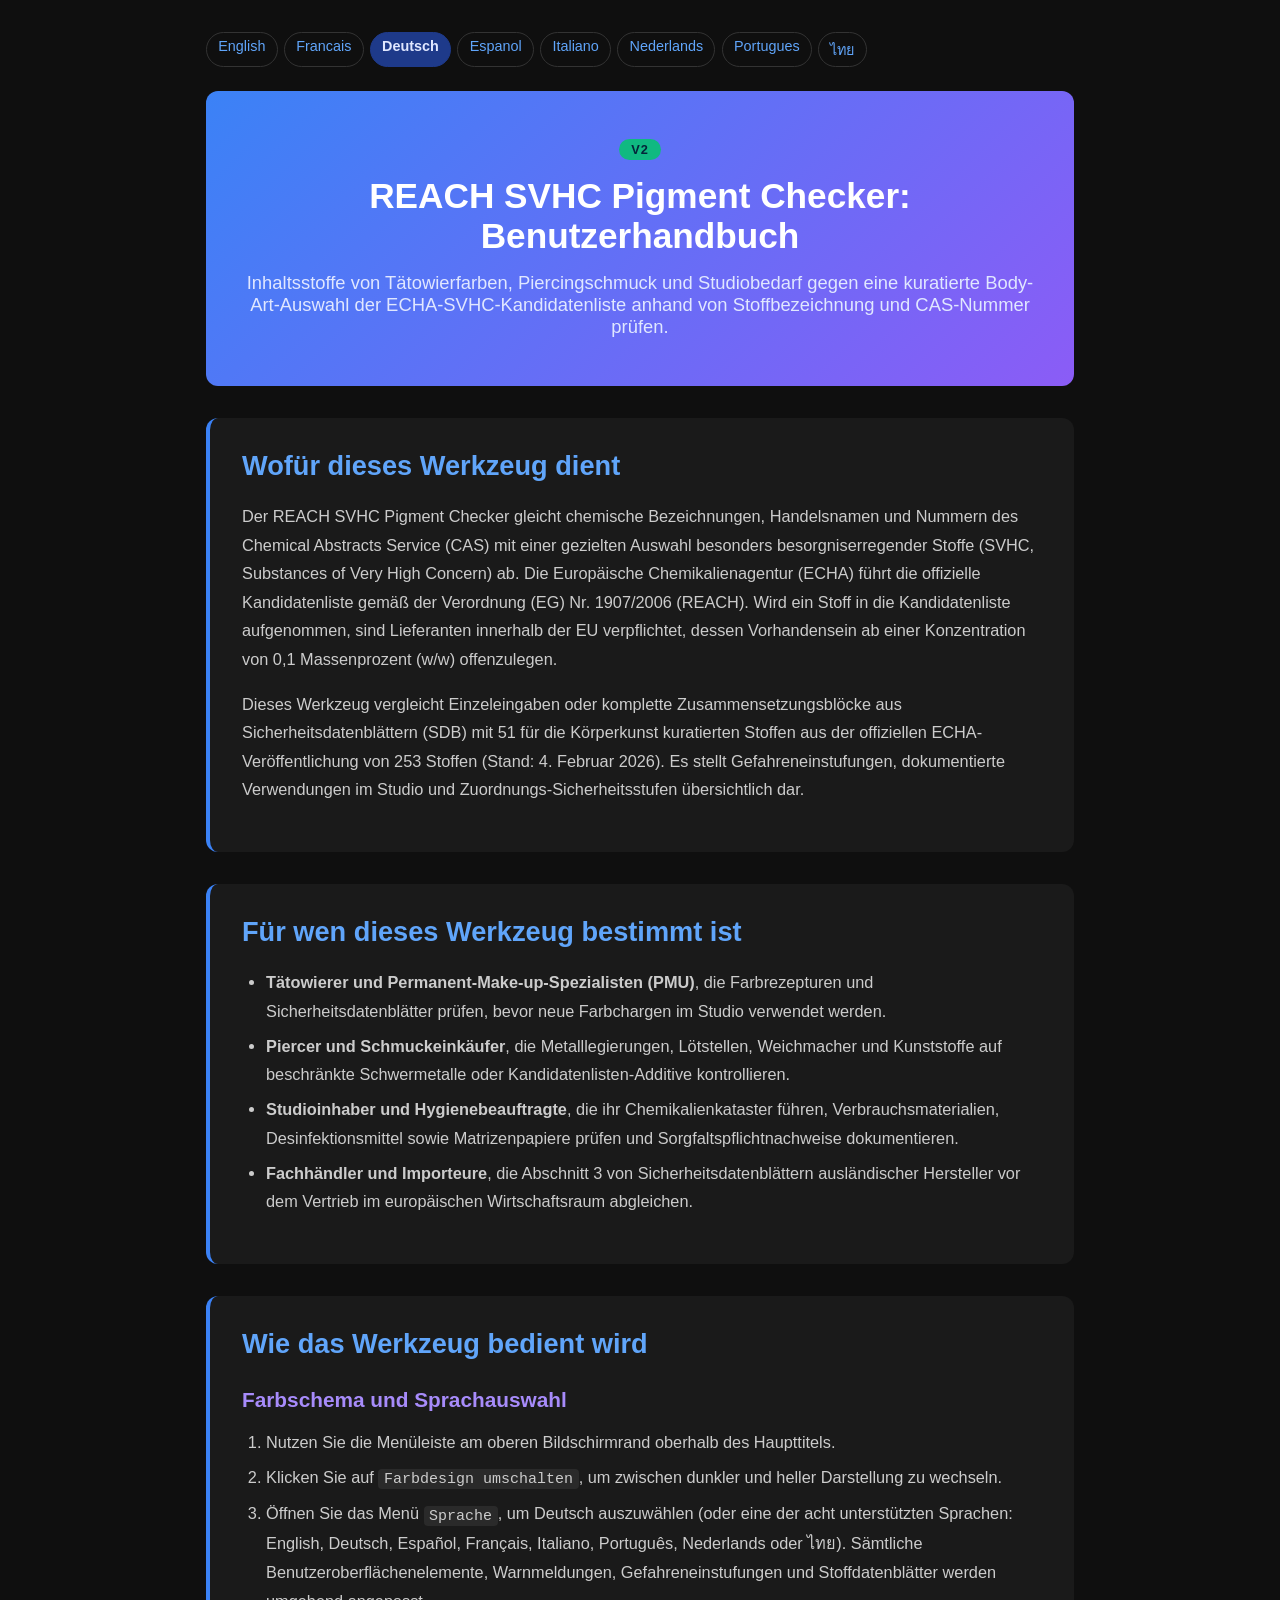
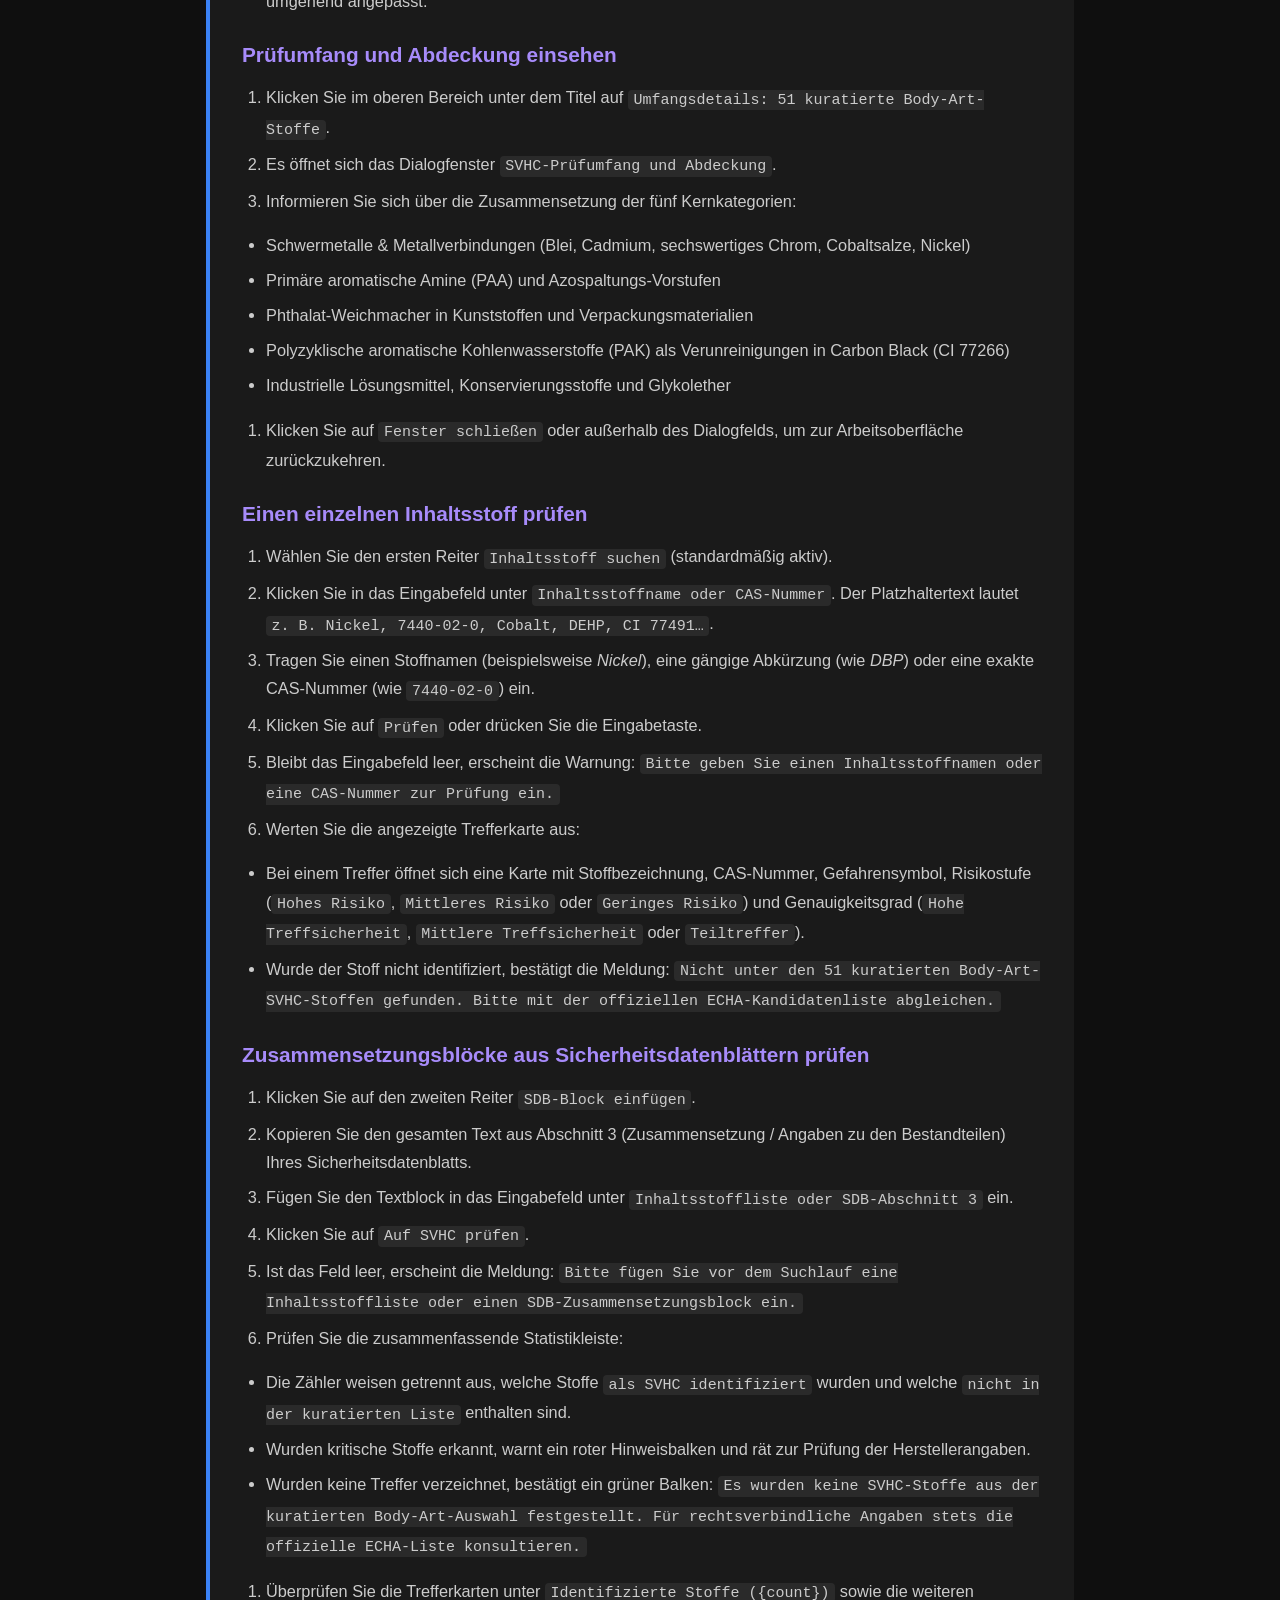
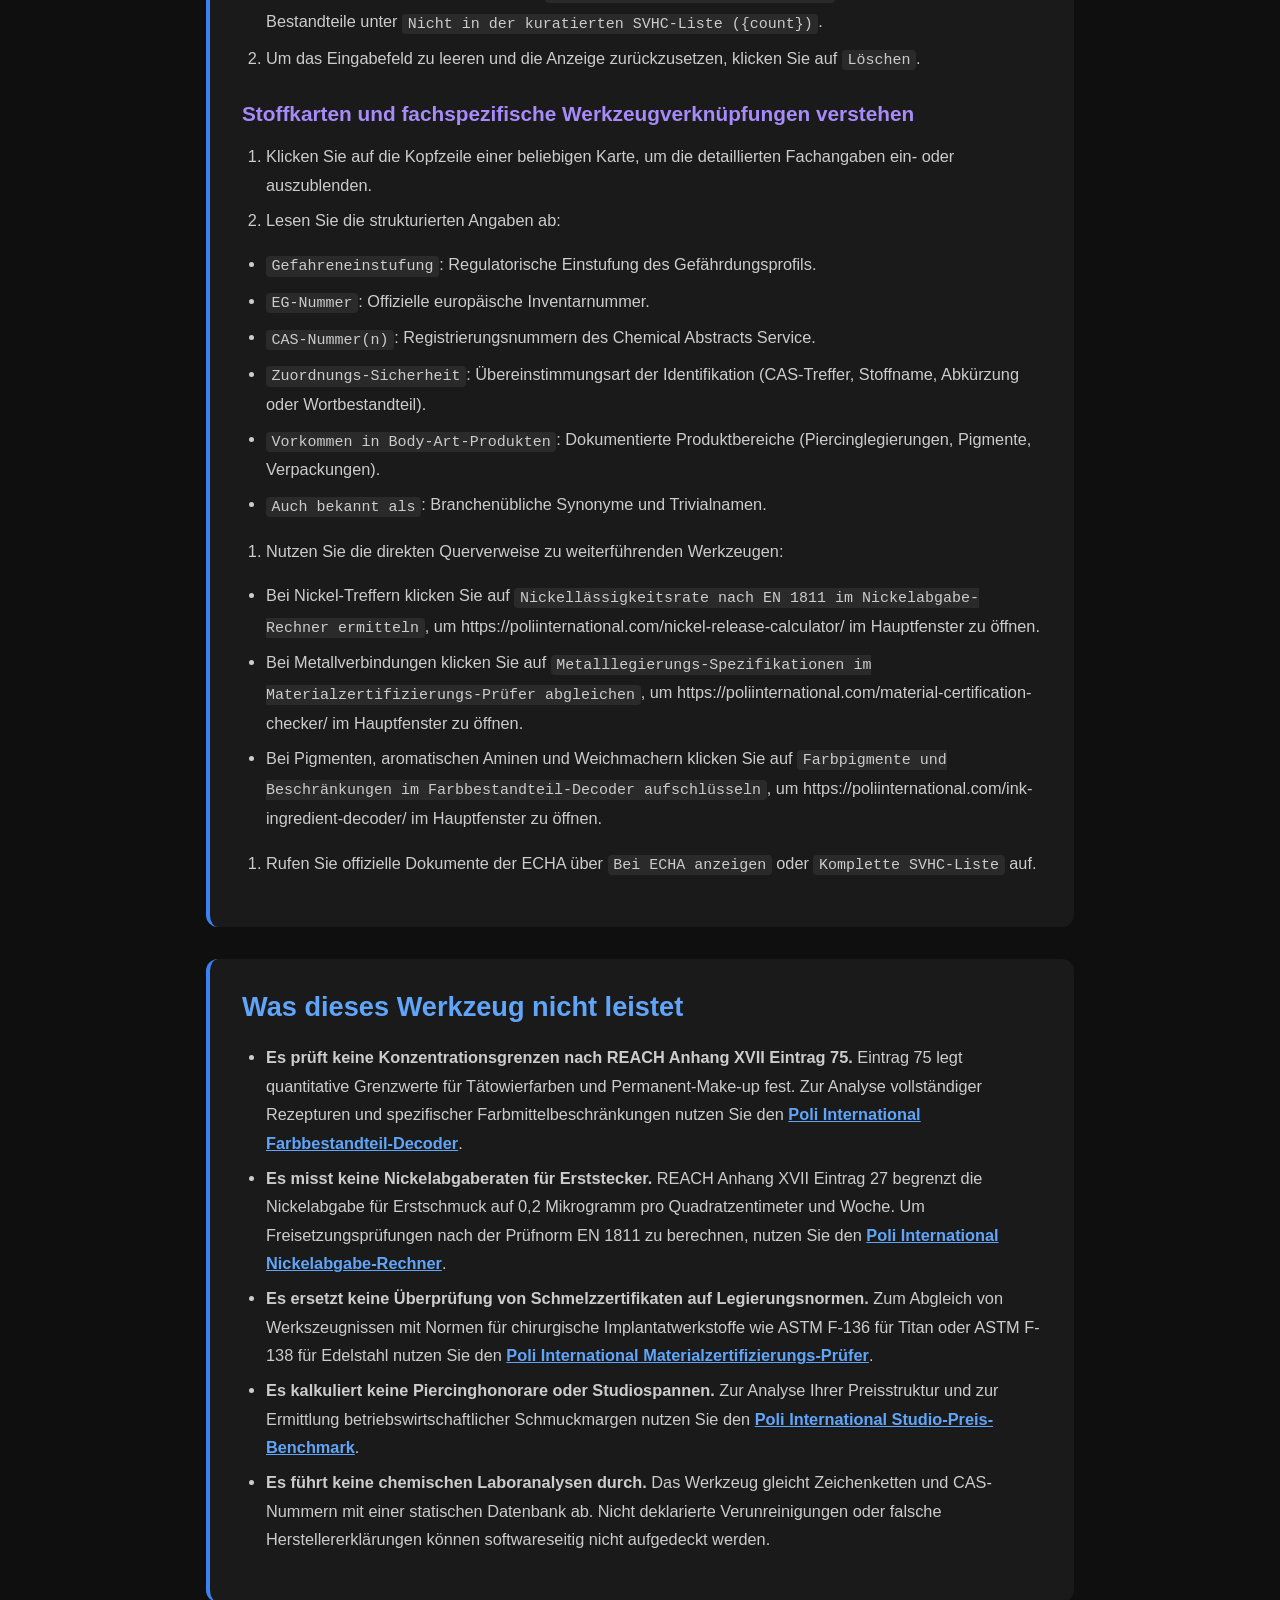
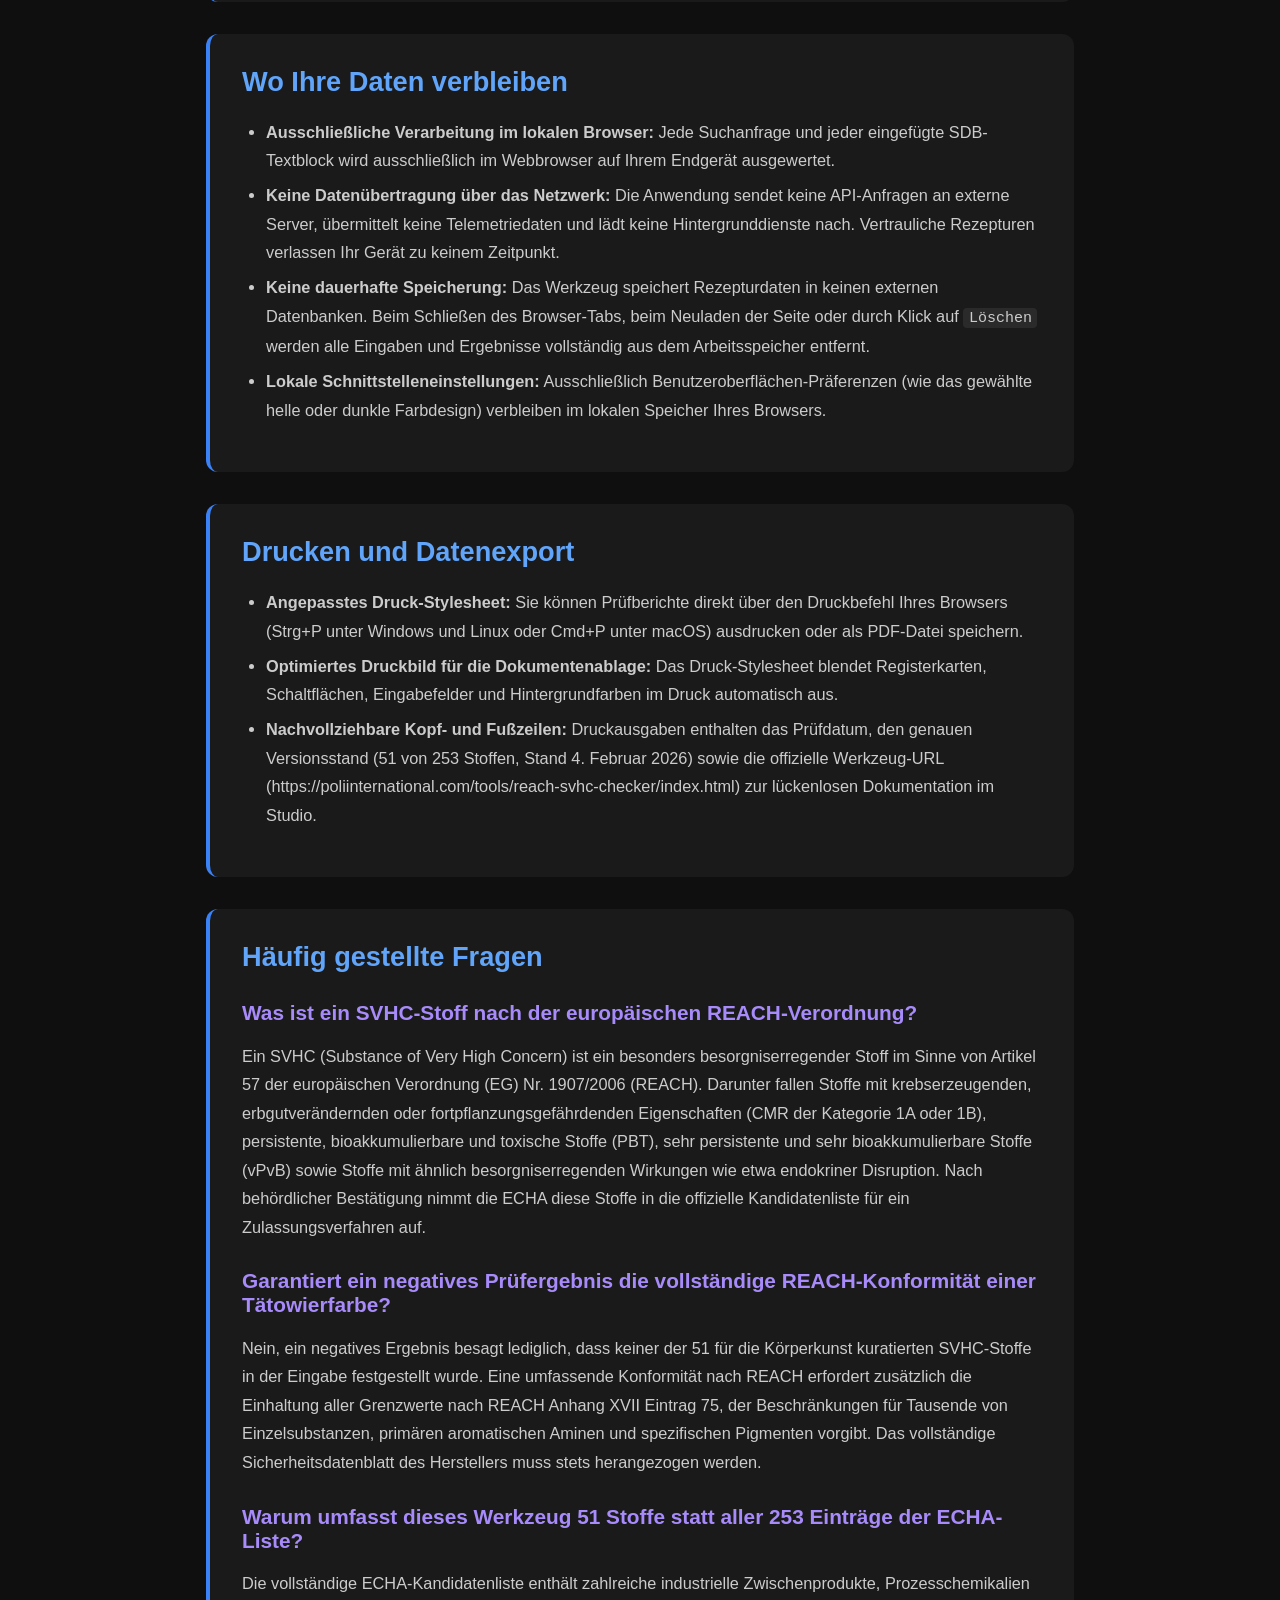
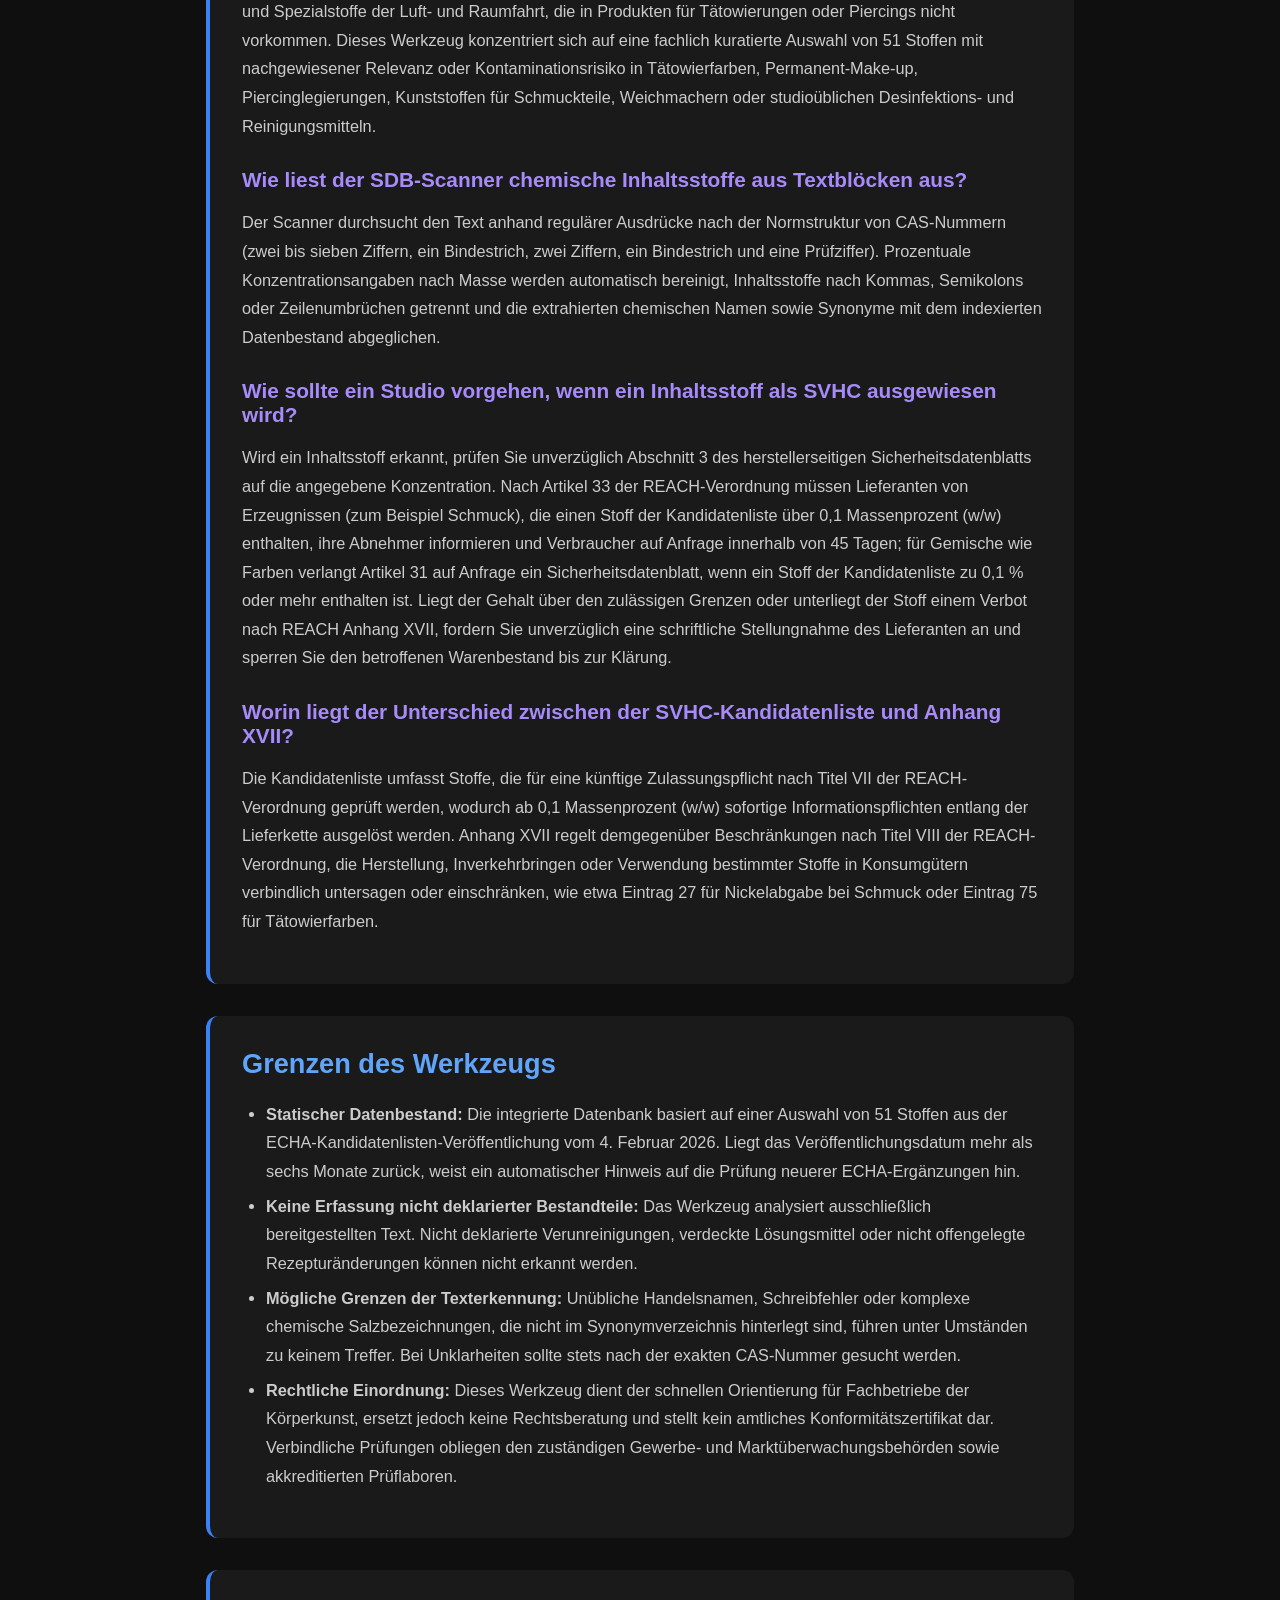
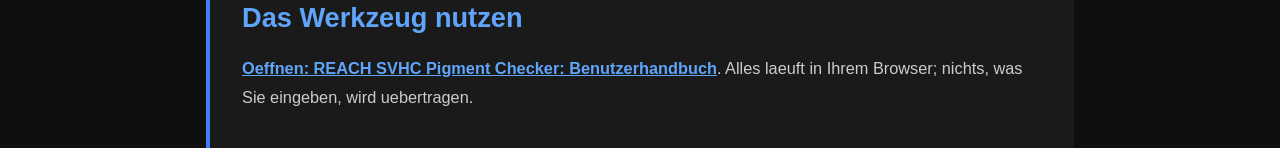
<file: documentation-de.html>
<!DOCTYPE html>
<html lang="de">
<head><meta name="robots" content="noindex,nofollow">
    <meta charset="UTF-8">
    <meta name="viewport" content="width=device-width, initial-scale=1.0">
    <title>REACH SVHC Pigment Checker: Benutzerhandbuch Dokumentation | Poli International</title>
    <meta name="description" content="Inhaltsstoffe von Tätowierfarben, Piercingschmuck und Studiobedarf gegen eine kuratierte Body-Art-Auswahl der ECHA-SVHC-Kandidatenliste anhand von Stoffbezeichnung und CAS-Nummer prüfen.">
    <link rel="canonical" href="https://poliinternational.com/reach-svhc-checker/">
    <style>
        body { background: #0f0f0f; color: #fff; font-family: -apple-system, BlinkMacSystemFont, "Segoe UI", Roboto, sans-serif; margin: 0; padding: 0; }
        body.in-iframe .doc-hero h1 { display: none; }
        * { box-sizing: border-box; }
        .entry-content { max-width: 900px; margin: 0 auto; padding: 2rem 1rem; }
        .doc-hero { background: linear-gradient(135deg, #3B82F6, #8B5CF6); padding: 3rem 2rem; text-align: center; border-radius: 0.75rem; margin-bottom: 2rem; }
        .doc-hero h1 { font-size: 2.2rem; margin: 0 0 1rem; font-weight: 700; }
        .doc-hero p { font-size: 1.15rem; color: #E0E7FF; margin: 0; }
        .doc-hero .v2 { display: inline-block; margin-bottom: 1rem; padding: 0.2rem 0.75rem; border-radius: 999px; background: #10B981; color: #04253a; font-weight: 800; font-size: 0.8rem; letter-spacing: 0.08em; }
        .doc-section { margin: 2rem 0; padding: 2rem; background: #1a1a1a; border-radius: 0.75rem; border-left: 4px solid #3B82F6; }
        .doc-section h2 { color: #60A5FA; font-size: 1.7rem; margin: 0 0 1.25rem; font-weight: 600; }
        .doc-section h3 { color: #A78BFA; font-size: 1.3rem; margin: 1.75rem 0 0.75rem; font-weight: 600; }
        .doc-section p, .doc-section li { color: #ccc; line-height: 1.75; font-size: 1.02rem; }
        .doc-section ul, .doc-section ol { padding-left: 1.5rem; }
        .doc-section li { margin: 0.4rem 0; }
        .doc-section code { background: #2a2a2a; padding: 0.1rem 0.35rem; border-radius: 0.25rem; font-size: 0.92em; }
        .doc-section a { color: #60A5FA; font-weight: 600; }
        .highlight-box { background: linear-gradient(135deg, #1E3A8A, #4C1D95); padding: 1.25rem 1.5rem; border-radius: 0.5rem; margin: 1.5rem 0; border-left: 4px solid #10B981; }
        .highlight-box p { color: #E0E7FF; margin: 0; }
        table { width: 100%; border-collapse: collapse; margin: 1.5rem 0; }
        th, td { padding: 0.75rem; text-align: left; border: 1px solid #333; vertical-align: top; }
        th { background: #2a2a2a; color: #60A5FA; }
        td { color: #ccc; }
        .doc-langs { display: flex; flex-wrap: wrap; gap: 0.4rem; margin: 0 0 1.5rem; font-size: 0.9rem; }
        .doc-langs a, .doc-langs span { padding: 0.3rem 0.7rem; border-radius: 999px; border: 1px solid #333; text-decoration: none; }
        .doc-langs a { color: #60A5FA; }
        .doc-langs span { background: #1E3A8A; color: #E0E7FF; border-color: #1E3A8A; font-weight: 700; }
    </style>
</head>
<body>
<script>if (window.self !== window.top) document.body.classList.add('in-iframe');</script>
    <div class="entry-content">
        <nav class="doc-langs" aria-label="Documentation language"><a lang="en" href="documentation.html">English</a><a lang="fr" href="documentation-fr.html">Francais</a><span lang="de">Deutsch</span><a lang="es" href="documentation-es.html">Espanol</a><a lang="it" href="documentation-it.html">Italiano</a><a lang="nl" href="documentation-nl.html">Nederlands</a><a lang="pt" href="documentation-pt.html">Portugues</a><a lang="th" href="documentation-th.html">ไทย</a></nav>
        <div class="doc-hero">
            <span class="v2">V2</span>
            <h1>REACH SVHC Pigment Checker: Benutzerhandbuch</h1>
            <p>Inhaltsstoffe von Tätowierfarben, Piercingschmuck und Studiobedarf gegen eine kuratierte Body-Art-Auswahl der ECHA-SVHC-Kandidatenliste anhand von Stoffbezeichnung und CAS-Nummer prüfen.</p>
        </div>
        <div class="doc-section">
        <h2>Wofür dieses Werkzeug dient</h2>
        <p>Der REACH SVHC Pigment Checker gleicht chemische Bezeichnungen, Handelsnamen und Nummern des Chemical Abstracts Service (CAS) mit einer gezielten Auswahl besonders besorgniserregender Stoffe (SVHC, Substances of Very High Concern) ab. Die Europäische Chemikalienagentur (ECHA) führt die offizielle Kandidatenliste gemäß der Verordnung (EG) Nr. 1907/2006 (REACH). Wird ein Stoff in die Kandidatenliste aufgenommen, sind Lieferanten innerhalb der EU verpflichtet, dessen Vorhandensein ab einer Konzentration von 0,1 Massenprozent (w/w) offenzulegen.</p>
        <p>Dieses Werkzeug vergleicht Einzeleingaben oder komplette Zusammensetzungsblöcke aus Sicherheitsdatenblättern (SDB) mit 51 für die Körperkunst kuratierten Stoffen aus der offiziellen ECHA-Veröffentlichung von 253 Stoffen (Stand: 4. Februar 2026). Es stellt Gefahreneinstufungen, dokumentierte Verwendungen im Studio und Zuordnungs-Sicherheitsstufen übersichtlich dar.</p>
        </div>
        <div class="doc-section">
        <h2>Für wen dieses Werkzeug bestimmt ist</h2>
        <ul>
        <li><strong>Tätowierer und Permanent-Make-up-Spezialisten (PMU)</strong>, die Farbrezepturen und Sicherheitsdatenblätter prüfen, bevor neue Farbchargen im Studio verwendet werden.</li>
        <li><strong>Piercer und Schmuckeinkäufer</strong>, die Metalllegierungen, Lötstellen, Weichmacher und Kunststoffe auf beschränkte Schwermetalle oder Kandidatenlisten-Additive kontrollieren.</li>
        <li><strong>Studioinhaber und Hygienebeauftragte</strong>, die ihr Chemikalienkataster führen, Verbrauchsmaterialien, Desinfektionsmittel sowie Matrizenpapiere prüfen und Sorgfaltspflichtnachweise dokumentieren.</li>
        <li><strong>Fachhändler und Importeure</strong>, die Abschnitt 3 von Sicherheitsdatenblättern ausländischer Hersteller vor dem Vertrieb im europäischen Wirtschaftsraum abgleichen.</li>
        </ul>
        </div>
        <div class="doc-section">
        <h2>Wie das Werkzeug bedient wird</h2>
        <h3>Farbschema und Sprachauswahl</h3>
        <ol>
        <li>Nutzen Sie die Menüleiste am oberen Bildschirmrand oberhalb des Haupttitels.</li>
        <li>Klicken Sie auf <code>Farbdesign umschalten</code>, um zwischen dunkler und heller Darstellung zu wechseln.</li>
        <li>Öffnen Sie das Menü <code>Sprache</code>, um Deutsch auszuwählen (oder eine der acht unterstützten Sprachen: English, Deutsch, Español, Français, Italiano, Português, Nederlands oder ไทย). Sämtliche Benutzeroberflächenelemente, Warnmeldungen, Gefahreneinstufungen und Stoffdatenblätter werden umgehend angepasst.</li>
        </ol>
        <h3>Prüfumfang und Abdeckung einsehen</h3>
        <ol>
        <li>Klicken Sie im oberen Bereich unter dem Titel auf <code>Umfangsdetails: 51 kuratierte Body-Art-Stoffe</code>.</li>
        <li>Es öffnet sich das Dialogfenster <code>SVHC-Prüfumfang und Abdeckung</code>.</li>
        <li>Informieren Sie sich über die Zusammensetzung der fünf Kernkategorien:</li>
        </ol>
        <ul>
        <li>Schwermetalle &amp; Metallverbindungen (Blei, Cadmium, sechswertiges Chrom, Cobaltsalze, Nickel)</li>
        <li>Primäre aromatische Amine (PAA) und Azospaltungs-Vorstufen</li>
        <li>Phthalat-Weichmacher in Kunststoffen und Verpackungsmaterialien</li>
        <li>Polyzyklische aromatische Kohlenwasserstoffe (PAK) als Verunreinigungen in Carbon Black (CI 77266)</li>
        <li>Industrielle Lösungsmittel, Konservierungsstoffe und Glykolether</li>
        </ul>
        <ol>
        <li>Klicken Sie auf <code>Fenster schließen</code> oder außerhalb des Dialogfelds, um zur Arbeitsoberfläche zurückzukehren.</li>
        </ol>
        <h3>Einen einzelnen Inhaltsstoff prüfen</h3>
        <ol>
        <li>Wählen Sie den ersten Reiter <code>Inhaltsstoff suchen</code> (standardmäßig aktiv).</li>
        <li>Klicken Sie in das Eingabefeld unter <code>Inhaltsstoffname oder CAS-Nummer</code>. Der Platzhaltertext lautet <code>z. B. Nickel, 7440-02-0, Cobalt, DEHP, CI 77491…</code>.</li>
        <li>Tragen Sie einen Stoffnamen (beispielsweise <em>Nickel</em>), eine gängige Abkürzung (wie <em>DBP</em>) oder eine exakte CAS-Nummer (wie <code>7440-02-0</code>) ein.</li>
        <li>Klicken Sie auf <code>Prüfen</code> oder drücken Sie die Eingabetaste.</li>
        <li>Bleibt das Eingabefeld leer, erscheint die Warnung: <code>Bitte geben Sie einen Inhaltsstoffnamen oder eine CAS-Nummer zur Prüfung ein.</code></li>
        <li>Werten Sie die angezeigte Trefferkarte aus:</li>
        </ol>
        <ul>
        <li>Bei einem Treffer öffnet sich eine Karte mit Stoffbezeichnung, CAS-Nummer, Gefahrensymbol, Risikostufe (<code>Hohes Risiko</code>, <code>Mittleres Risiko</code> oder <code>Geringes Risiko</code>) und Genauigkeitsgrad (<code>Hohe Treffsicherheit</code>, <code>Mittlere Treffsicherheit</code> oder <code>Teiltreffer</code>).</li>
        <li>Wurde der Stoff nicht identifiziert, bestätigt die Meldung: <code>Nicht unter den 51 kuratierten Body-Art-SVHC-Stoffen gefunden. Bitte mit der offiziellen ECHA-Kandidatenliste abgleichen.</code></li>
        </ul>
        <h3>Zusammensetzungsblöcke aus Sicherheitsdatenblättern prüfen</h3>
        <ol>
        <li>Klicken Sie auf den zweiten Reiter <code>SDB-Block einfügen</code>.</li>
        <li>Kopieren Sie den gesamten Text aus Abschnitt 3 (Zusammensetzung / Angaben zu den Bestandteilen) Ihres Sicherheitsdatenblatts.</li>
        <li>Fügen Sie den Textblock in das Eingabefeld unter <code>Inhaltsstoffliste oder SDB-Abschnitt 3</code> ein.</li>
        <li>Klicken Sie auf <code>Auf SVHC prüfen</code>.</li>
        <li>Ist das Feld leer, erscheint die Meldung: <code>Bitte fügen Sie vor dem Suchlauf eine Inhaltsstoffliste oder einen SDB-Zusammensetzungsblock ein.</code></li>
        <li>Prüfen Sie die zusammenfassende Statistikleiste:</li>
        </ol>
        <ul>
        <li>Die Zähler weisen getrennt aus, welche Stoffe <code>als SVHC identifiziert</code> wurden und welche <code>nicht in der kuratierten Liste</code> enthalten sind.</li>
        <li>Wurden kritische Stoffe erkannt, warnt ein roter Hinweisbalken und rät zur Prüfung der Herstellerangaben.</li>
        <li>Wurden keine Treffer verzeichnet, bestätigt ein grüner Balken: <code>Es wurden keine SVHC-Stoffe aus der kuratierten Body-Art-Auswahl festgestellt. Für rechtsverbindliche Angaben stets die offizielle ECHA-Liste konsultieren.</code></li>
        </ul>
        <ol>
        <li>Überprüfen Sie die Trefferkarten unter <code>Identifizierte Stoffe ({count})</code> sowie die weiteren Bestandteile unter <code>Nicht in der kuratierten SVHC-Liste ({count})</code>.</li>
        <li>Um das Eingabefeld zu leeren und die Anzeige zurückzusetzen, klicken Sie auf <code>Löschen</code>.</li>
        </ol>
        <h3>Stoffkarten und fachspezifische Werkzeugverknüpfungen verstehen</h3>
        <ol>
        <li>Klicken Sie auf die Kopfzeile einer beliebigen Karte, um die detaillierten Fachangaben ein- oder auszublenden.</li>
        <li>Lesen Sie die strukturierten Angaben ab:</li>
        </ol>
        <ul>
        <li><code>Gefahreneinstufung</code>: Regulatorische Einstufung des Gefährdungsprofils.</li>
        <li><code>EG-Nummer</code>: Offizielle europäische Inventarnummer.</li>
        <li><code>CAS-Nummer(n)</code>: Registrierungsnummern des Chemical Abstracts Service.</li>
        <li><code>Zuordnungs-Sicherheit</code>: Übereinstimmungsart der Identifikation (CAS-Treffer, Stoffname, Abkürzung oder Wortbestandteil).</li>
        <li><code>Vorkommen in Body-Art-Produkten</code>: Dokumentierte Produktbereiche (Piercinglegierungen, Pigmente, Verpackungen).</li>
        <li><code>Auch bekannt als</code>: Branchenübliche Synonyme und Trivialnamen.</li>
        </ul>
        <ol>
        <li>Nutzen Sie die direkten Querverweise zu weiterführenden Werkzeugen:</li>
        </ol>
        <ul>
        <li>Bei Nickel-Treffern klicken Sie auf <code>Nickellässigkeitsrate nach EN 1811 im Nickelabgabe-Rechner ermitteln</code>, um https://poliinternational.com/nickel-release-calculator/ im Hauptfenster zu öffnen.</li>
        <li>Bei Metallverbindungen klicken Sie auf <code>Metalllegierungs-Spezifikationen im Materialzertifizierungs-Prüfer abgleichen</code>, um https://poliinternational.com/material-certification-checker/ im Hauptfenster zu öffnen.</li>
        <li>Bei Pigmenten, aromatischen Aminen und Weichmachern klicken Sie auf <code>Farbpigmente und Beschränkungen im Farbbestandteil-Decoder aufschlüsseln</code>, um https://poliinternational.com/ink-ingredient-decoder/ im Hauptfenster zu öffnen.</li>
        </ul>
        <ol>
        <li>Rufen Sie offizielle Dokumente der ECHA über <code>Bei ECHA anzeigen</code> oder <code>Komplette SVHC-Liste</code> auf.</li>
        </ol>
        </div>
        <div class="doc-section">
        <h2>Was dieses Werkzeug nicht leistet</h2>
        <ul>
        <li><strong>Es prüft keine Konzentrationsgrenzen nach REACH Anhang XVII Eintrag 75.</strong> Eintrag 75 legt quantitative Grenzwerte für Tätowierfarben und Permanent-Make-up fest. Zur Analyse vollständiger Rezepturen und spezifischer Farbmittelbeschränkungen nutzen Sie den <a href="https://poliinternational.com/ink-ingredient-decoder/" target="_top">Poli International Farbbestandteil-Decoder</a>.</li>
        <li><strong>Es misst keine Nickelabgaberaten für Erststecker.</strong> REACH Anhang XVII Eintrag 27 begrenzt die Nickelabgabe für Erstschmuck auf 0,2 Mikrogramm pro Quadratzentimeter und Woche. Um Freisetzungsprüfungen nach der Prüfnorm EN 1811 zu berechnen, nutzen Sie den <a href="https://poliinternational.com/nickel-release-calculator/" target="_top">Poli International Nickelabgabe-Rechner</a>.</li>
        <li><strong>Es ersetzt keine Überprüfung von Schmelzzertifikaten auf Legierungsnormen.</strong> Zum Abgleich von Werkszeugnissen mit Normen für chirurgische Implantatwerkstoffe wie ASTM F-136 für Titan oder ASTM F-138 für Edelstahl nutzen Sie den <a href="https://poliinternational.com/material-certification-checker/" target="_top">Poli International Materialzertifizierungs-Prüfer</a>.</li>
        <li><strong>Es kalkuliert keine Piercinghonorare oder Studiospannen.</strong> Zur Analyse Ihrer Preisstruktur und zur Ermittlung betriebswirtschaftlicher Schmuckmargen nutzen Sie den <a href="https://poliinternational.com/studio-pricing-benchmark/" target="_top">Poli International Studio-Preis-Benchmark</a>.</li>
        <li><strong>Es führt keine chemischen Laboranalysen durch.</strong> Das Werkzeug gleicht Zeichenketten und CAS-Nummern mit einer statischen Datenbank ab. Nicht deklarierte Verunreinigungen oder falsche Herstellererklärungen können softwareseitig nicht aufgedeckt werden.</li>
        </ul>
        </div>
        <div class="doc-section">
        <h2>Wo Ihre Daten verbleiben</h2>
        <ul>
        <li><strong>Ausschließliche Verarbeitung im lokalen Browser:</strong> Jede Suchanfrage und jeder eingefügte SDB-Textblock wird ausschließlich im Webbrowser auf Ihrem Endgerät ausgewertet.</li>
        <li><strong>Keine Datenübertragung über das Netzwerk:</strong> Die Anwendung sendet keine API-Anfragen an externe Server, übermittelt keine Telemetriedaten und lädt keine Hintergrunddienste nach. Vertrauliche Rezepturen verlassen Ihr Gerät zu keinem Zeitpunkt.</li>
        <li><strong>Keine dauerhafte Speicherung:</strong> Das Werkzeug speichert Rezepturdaten in keinen externen Datenbanken. Beim Schließen des Browser-Tabs, beim Neuladen der Seite oder durch Klick auf <code>Löschen</code> werden alle Eingaben und Ergebnisse vollständig aus dem Arbeitsspeicher entfernt.</li>
        <li><strong>Lokale Schnittstelleneinstellungen:</strong> Ausschließlich Benutzeroberflächen-Präferenzen (wie das gewählte helle oder dunkle Farbdesign) verbleiben im lokalen Speicher Ihres Browsers.</li>
        </ul>
        </div>
        <div class="doc-section">
        <h2>Drucken und Datenexport</h2>
        <ul>
        <li><strong>Angepasstes Druck-Stylesheet:</strong> Sie können Prüfberichte direkt über den Druckbefehl Ihres Browsers (Strg+P unter Windows und Linux oder Cmd+P unter macOS) ausdrucken oder als PDF-Datei speichern.</li>
        <li><strong>Optimiertes Druckbild für die Dokumentenablage:</strong> Das Druck-Stylesheet blendet Registerkarten, Schaltflächen, Eingabefelder und Hintergrundfarben im Druck automatisch aus.</li>
        <li><strong>Nachvollziehbare Kopf- und Fußzeilen:</strong> Druckausgaben enthalten das Prüfdatum, den genauen Versionsstand (51 von 253 Stoffen, Stand 4. Februar 2026) sowie die offizielle Werkzeug-URL (https://poliinternational.com/tools/reach-svhc-checker/index.html) zur lückenlosen Dokumentation im Studio.</li>
        </ul>
        </div>
        <div class="doc-section">
        <h2>Häufig gestellte Fragen</h2>
        <h3>Was ist ein SVHC-Stoff nach der europäischen REACH-Verordnung?</h3>
        <p>Ein SVHC (Substance of Very High Concern) ist ein besonders besorgniserregender Stoff im Sinne von Artikel 57 der europäischen Verordnung (EG) Nr. 1907/2006 (REACH). Darunter fallen Stoffe mit krebserzeugenden, erbgutverändernden oder fortpflanzungsgefährdenden Eigenschaften (CMR der Kategorie 1A oder 1B), persistente, bioakkumulierbare und toxische Stoffe (PBT), sehr persistente und sehr bioakkumulierbare Stoffe (vPvB) sowie Stoffe mit ähnlich besorgniserregenden Wirkungen wie etwa endokriner Disruption. Nach behördlicher Bestätigung nimmt die ECHA diese Stoffe in die offizielle Kandidatenliste für ein Zulassungsverfahren auf.</p>
        <h3>Garantiert ein negatives Prüfergebnis die vollständige REACH-Konformität einer Tätowierfarbe?</h3>
        <p>Nein, ein negatives Ergebnis besagt lediglich, dass keiner der 51 für die Körperkunst kuratierten SVHC-Stoffe in der Eingabe festgestellt wurde. Eine umfassende Konformität nach REACH erfordert zusätzlich die Einhaltung aller Grenzwerte nach REACH Anhang XVII Eintrag 75, der Beschränkungen für Tausende von Einzelsubstanzen, primären aromatischen Aminen und spezifischen Pigmenten vorgibt. Das vollständige Sicherheitsdatenblatt des Herstellers muss stets herangezogen werden.</p>
        <h3>Warum umfasst dieses Werkzeug 51 Stoffe statt aller 253 Einträge der ECHA-Liste?</h3>
        <p>Die vollständige ECHA-Kandidatenliste enthält zahlreiche industrielle Zwischenprodukte, Prozesschemikalien und Spezialstoffe der Luft- und Raumfahrt, die in Produkten für Tätowierungen oder Piercings nicht vorkommen. Dieses Werkzeug konzentriert sich auf eine fachlich kuratierte Auswahl von 51 Stoffen mit nachgewiesener Relevanz oder Kontaminationsrisiko in Tätowierfarben, Permanent-Make-up, Piercinglegierungen, Kunststoffen für Schmuckteile, Weichmachern oder studioüblichen Desinfektions- und Reinigungsmitteln.</p>
        <h3>Wie liest der SDB-Scanner chemische Inhaltsstoffe aus Textblöcken aus?</h3>
        <p>Der Scanner durchsucht den Text anhand regulärer Ausdrücke nach der Normstruktur von CAS-Nummern (zwei bis sieben Ziffern, ein Bindestrich, zwei Ziffern, ein Bindestrich und eine Prüfziffer). Prozentuale Konzentrationsangaben nach Masse werden automatisch bereinigt, Inhaltsstoffe nach Kommas, Semikolons oder Zeilenumbrüchen getrennt und die extrahierten chemischen Namen sowie Synonyme mit dem indexierten Datenbestand abgeglichen.</p>
        <h3>Wie sollte ein Studio vorgehen, wenn ein Inhaltsstoff als SVHC ausgewiesen wird?</h3>
        <p>Wird ein Inhaltsstoff erkannt, prüfen Sie unverzüglich Abschnitt 3 des herstellerseitigen Sicherheitsdatenblatts auf die angegebene Konzentration. Nach Artikel 33 der REACH-Verordnung müssen Lieferanten von Erzeugnissen (zum Beispiel Schmuck), die einen Stoff der Kandidatenliste über 0,1 Massenprozent (w/w) enthalten, ihre Abnehmer informieren und Verbraucher auf Anfrage innerhalb von 45 Tagen; für Gemische wie Farben verlangt Artikel 31 auf Anfrage ein Sicherheitsdatenblatt, wenn ein Stoff der Kandidatenliste zu 0,1 % oder mehr enthalten ist. Liegt der Gehalt über den zulässigen Grenzen oder unterliegt der Stoff einem Verbot nach REACH Anhang XVII, fordern Sie unverzüglich eine schriftliche Stellungnahme des Lieferanten an und sperren Sie den betroffenen Warenbestand bis zur Klärung.</p>
        <h3>Worin liegt der Unterschied zwischen der SVHC-Kandidatenliste und Anhang XVII?</h3>
        <p>Die Kandidatenliste umfasst Stoffe, die für eine künftige Zulassungspflicht nach Titel VII der REACH-Verordnung geprüft werden, wodurch ab 0,1 Massenprozent (w/w) sofortige Informationspflichten entlang der Lieferkette ausgelöst werden. Anhang XVII regelt demgegenüber Beschränkungen nach Titel VIII der REACH-Verordnung, die Herstellung, Inverkehrbringen oder Verwendung bestimmter Stoffe in Konsumgütern verbindlich untersagen oder einschränken, wie etwa Eintrag 27 für Nickelabgabe bei Schmuck oder Eintrag 75 für Tätowierfarben.</p>
        </div>
        <div class="doc-section">
        <h2>Grenzen des Werkzeugs</h2>
        <ul>
        <li><strong>Statischer Datenbestand:</strong> Die integrierte Datenbank basiert auf einer Auswahl von 51 Stoffen aus der ECHA-Kandidatenlisten-Veröffentlichung vom 4. Februar 2026. Liegt das Veröffentlichungsdatum mehr als sechs Monate zurück, weist ein automatischer Hinweis auf die Prüfung neuerer ECHA-Ergänzungen hin.</li>
        <li><strong>Keine Erfassung nicht deklarierter Bestandteile:</strong> Das Werkzeug analysiert ausschließlich bereitgestellten Text. Nicht deklarierte Verunreinigungen, verdeckte Lösungsmittel oder nicht offengelegte Rezepturänderungen können nicht erkannt werden.</li>
        <li><strong>Mögliche Grenzen der Texterkennung:</strong> Unübliche Handelsnamen, Schreibfehler oder komplexe chemische Salzbezeichnungen, die nicht im Synonymverzeichnis hinterlegt sind, führen unter Umständen zu keinem Treffer. Bei Unklarheiten sollte stets nach der exakten CAS-Nummer gesucht werden.</li>
        <li><strong>Rechtliche Einordnung:</strong> Dieses Werkzeug dient der schnellen Orientierung für Fachbetriebe der Körperkunst, ersetzt jedoch keine Rechtsberatung und stellt kein amtliches Konformitätszertifikat dar. Verbindliche Prüfungen obliegen den zuständigen Gewerbe- und Marktüberwachungsbehörden sowie akkreditierten Prüflaboren.</li>
        </ul>
        </div>
        <div class="doc-section">
            <h2>Das Werkzeug nutzen</h2>
            <p><a href="https://poliinternational.com/reach-svhc-checker/" target="_top">Oeffnen: REACH SVHC Pigment Checker: Benutzerhandbuch</a>. Alles laeuft in Ihrem Browser; nichts, was Sie eingeben, wird uebertragen.</p>
        </div>
    </div>
</body>
</html>
</file>
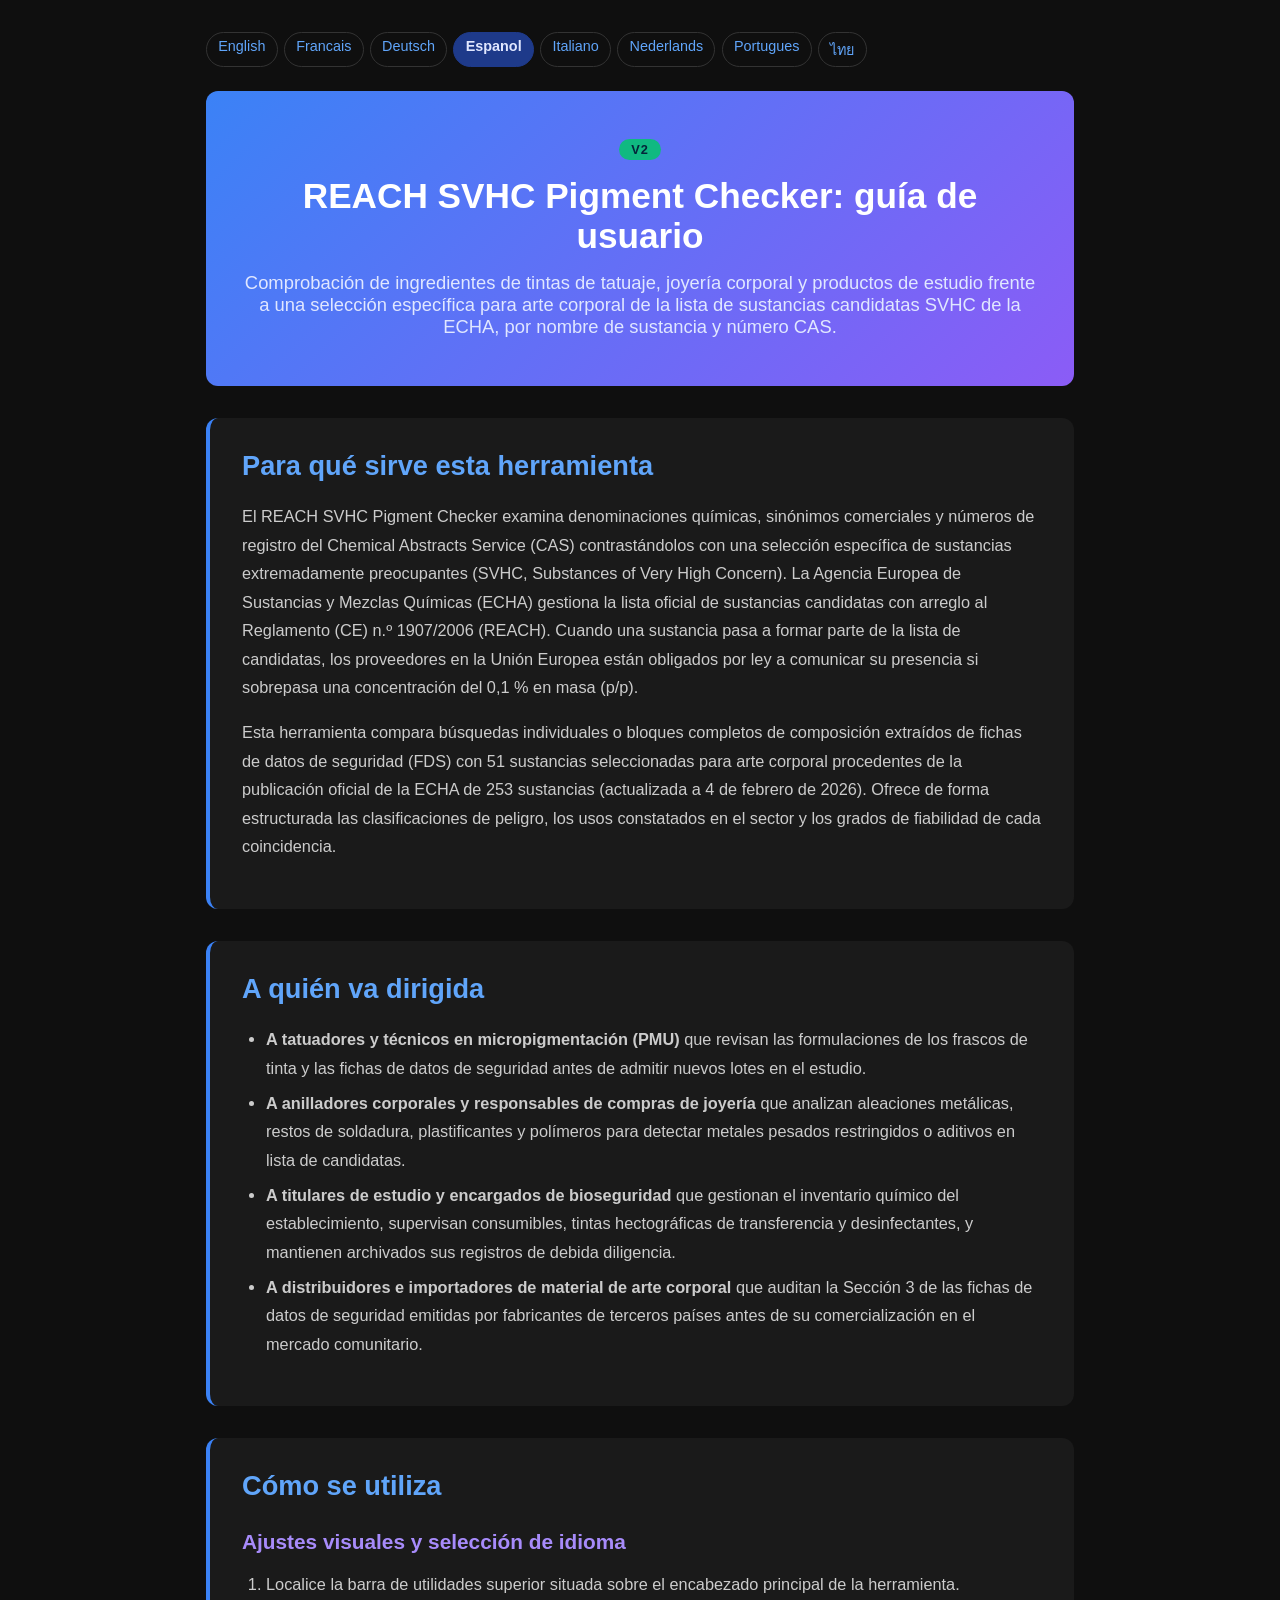
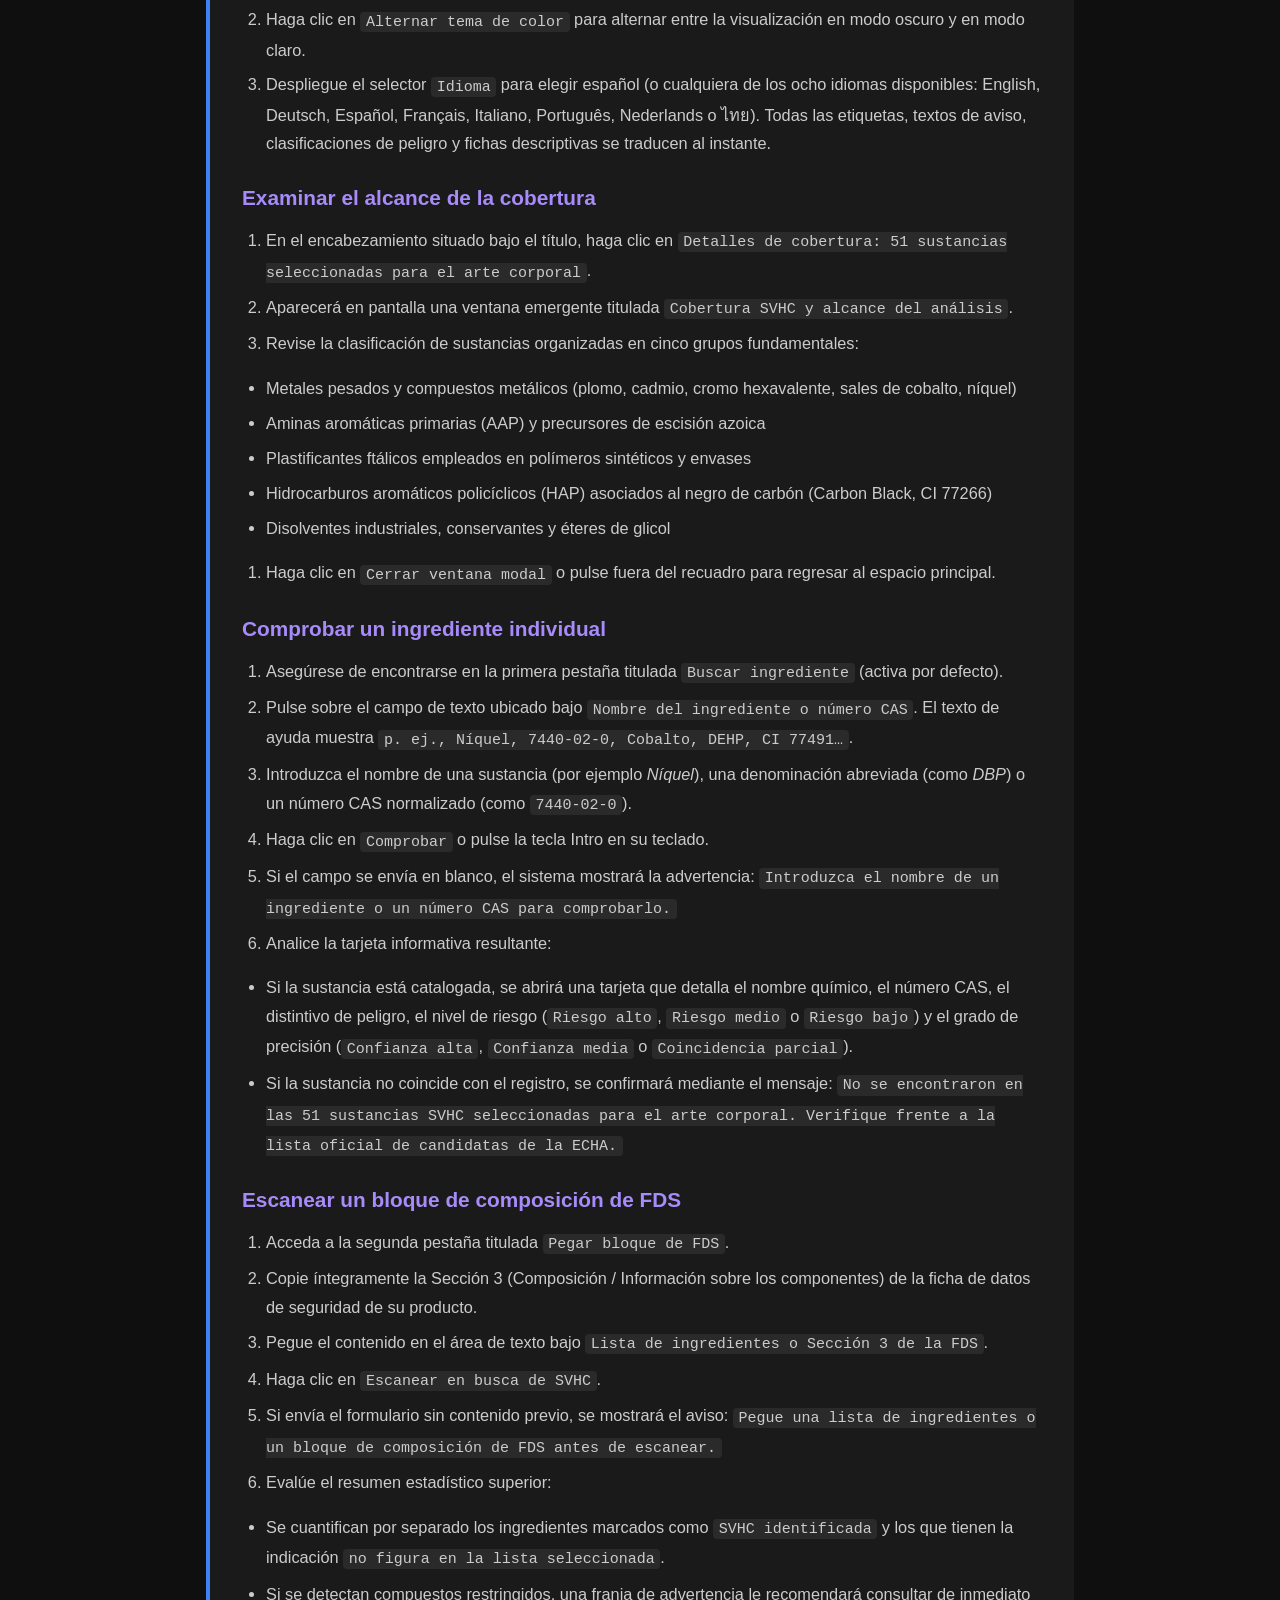
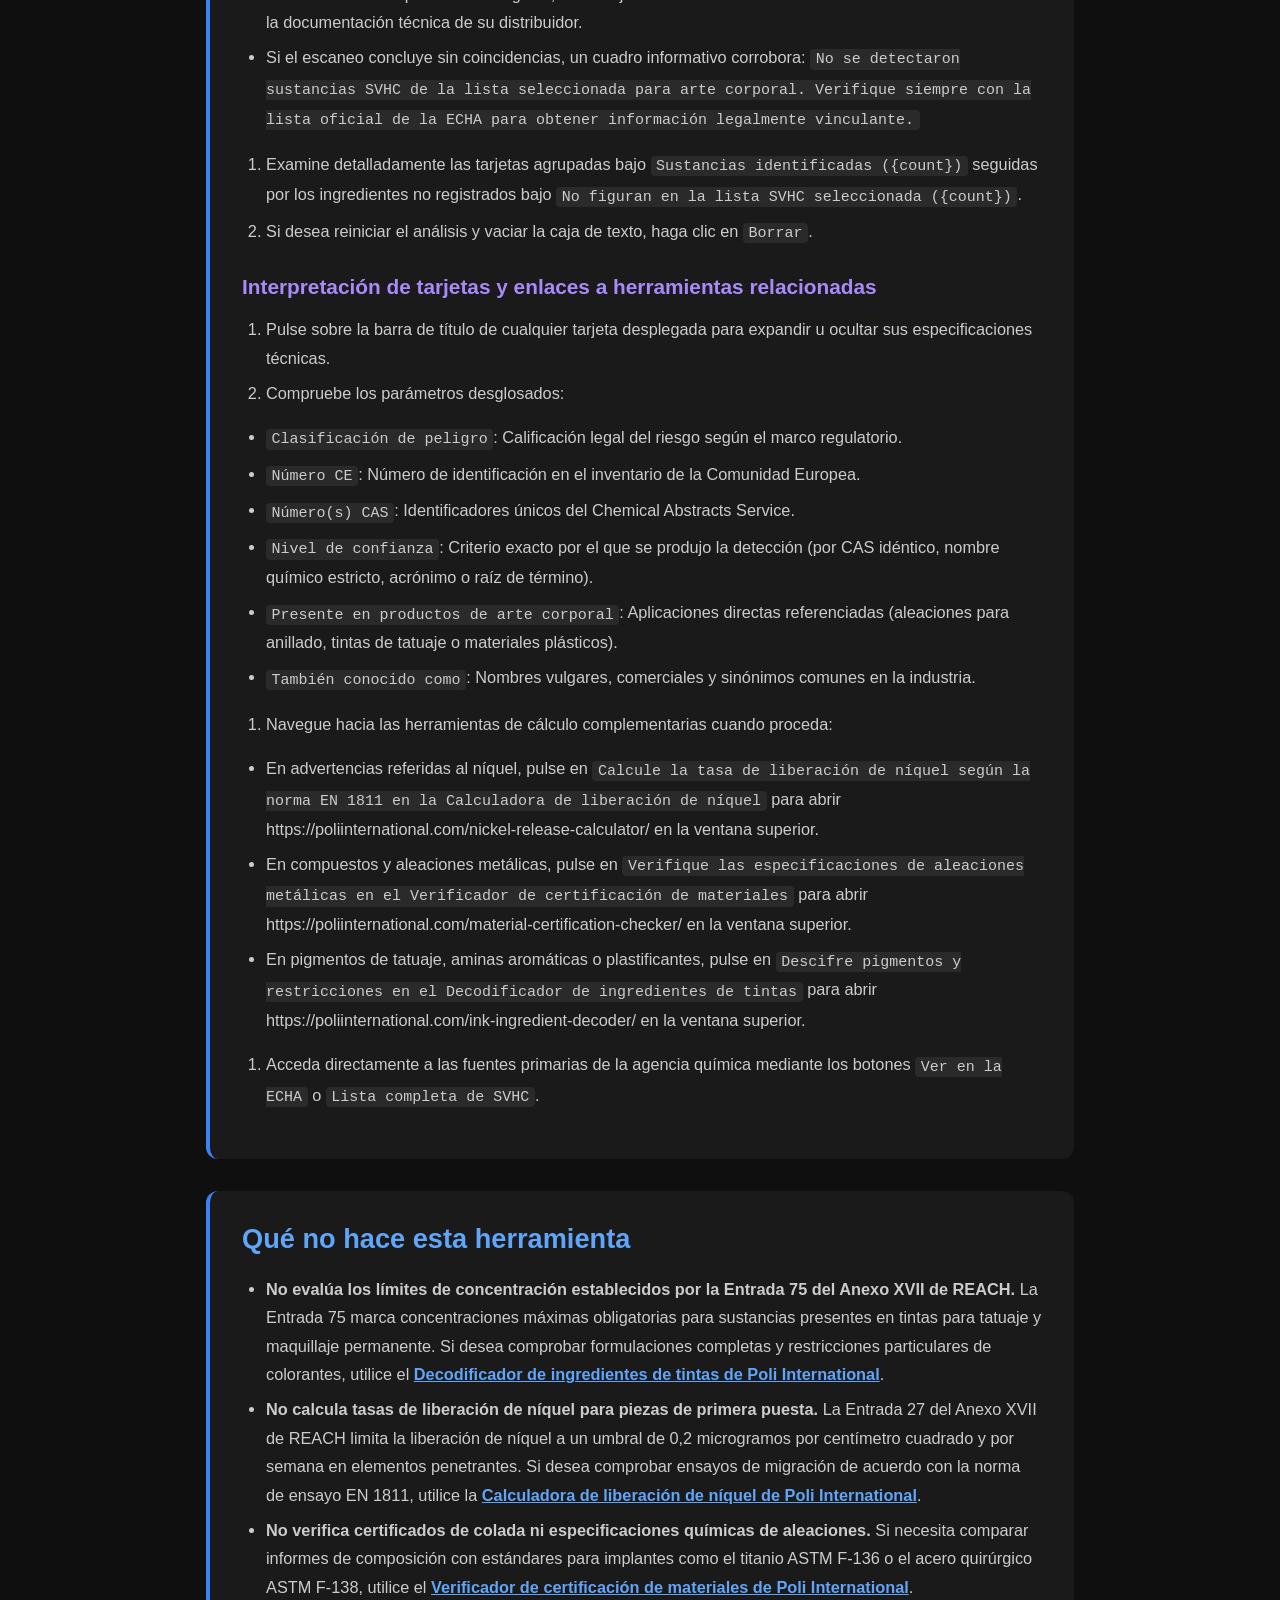
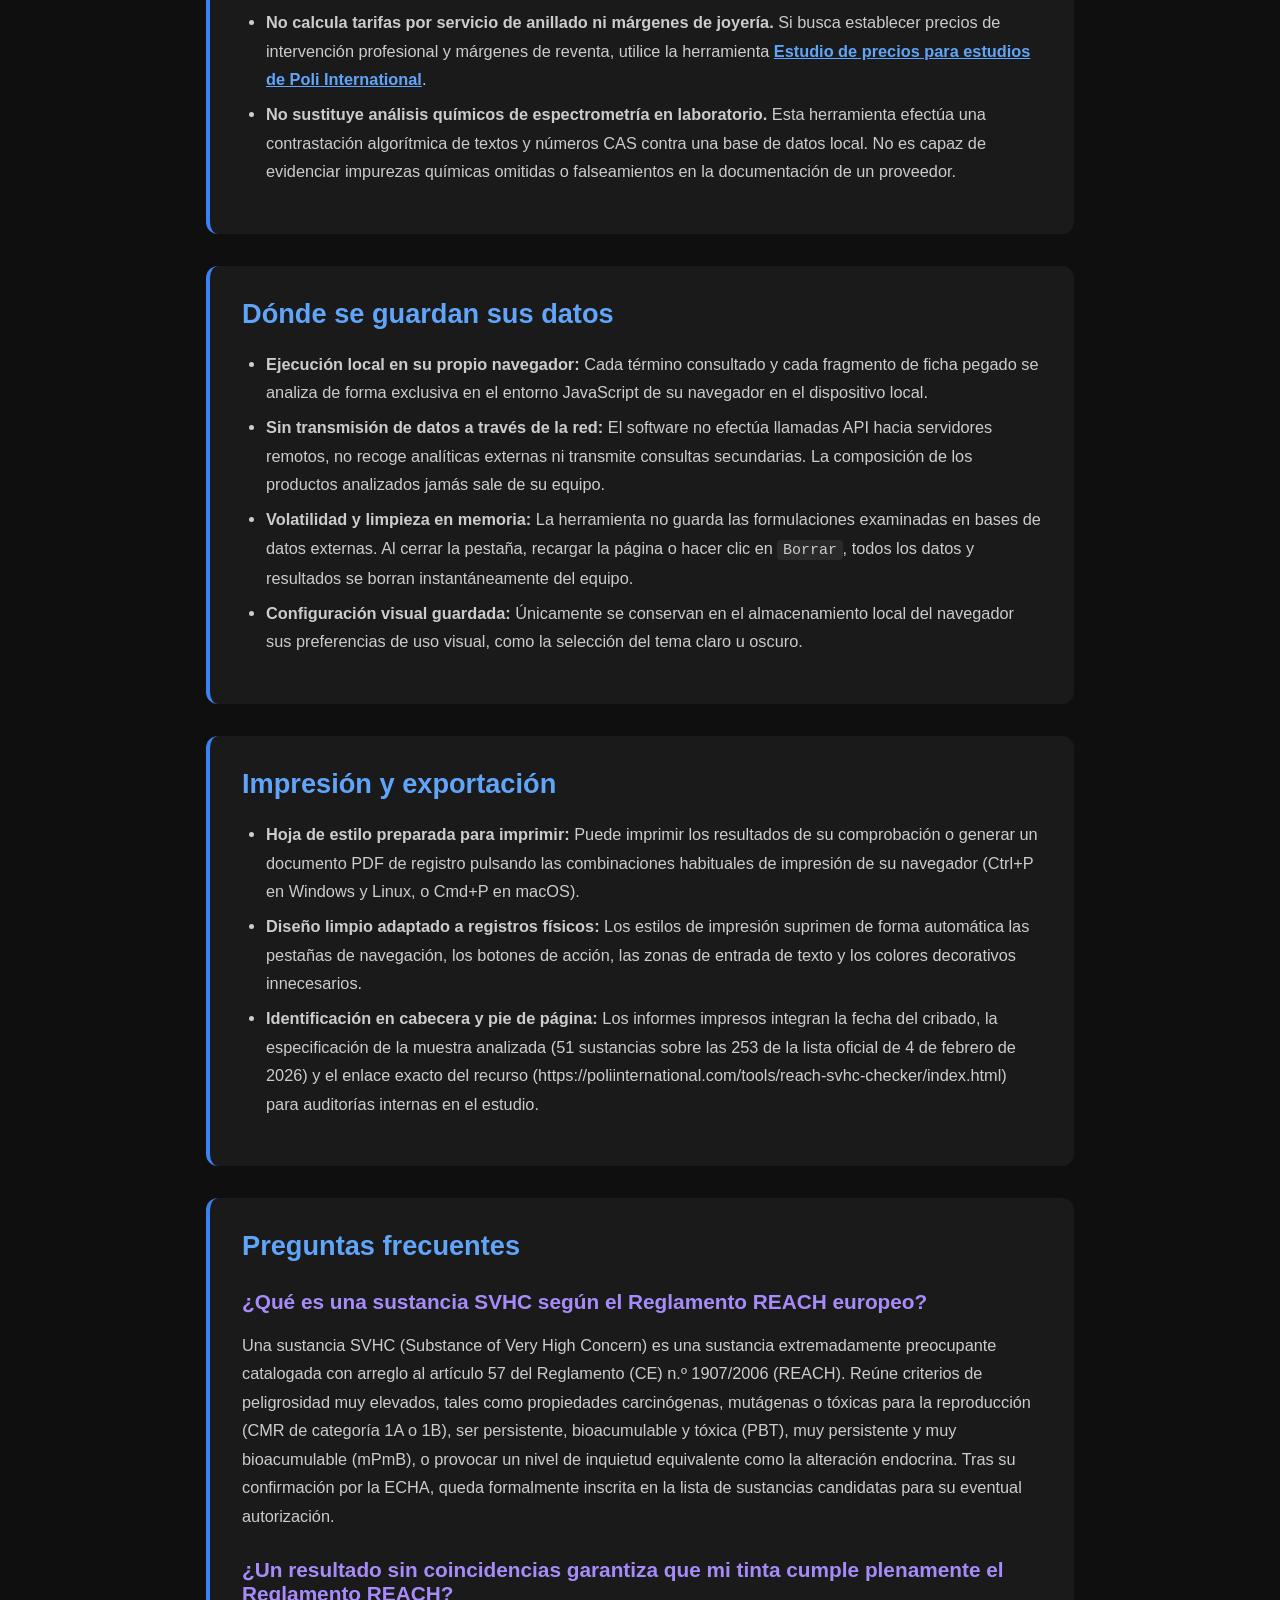
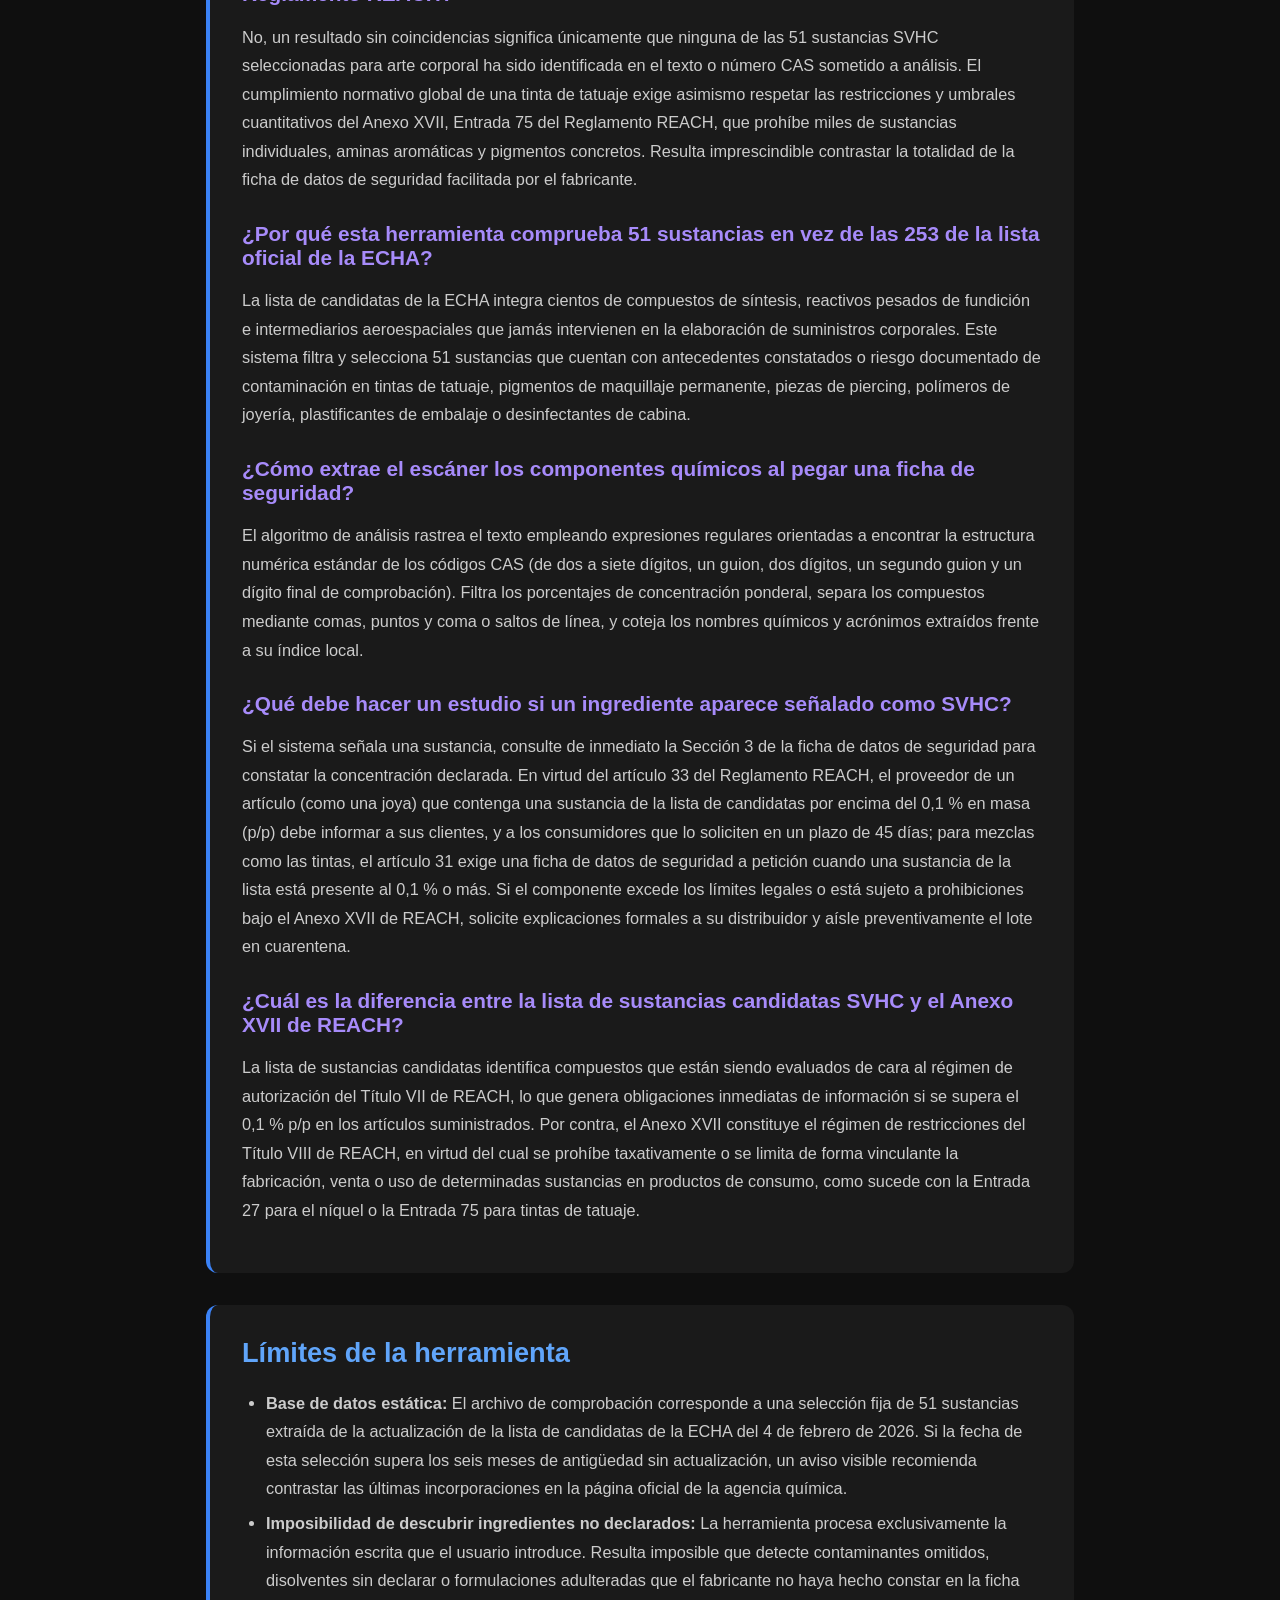
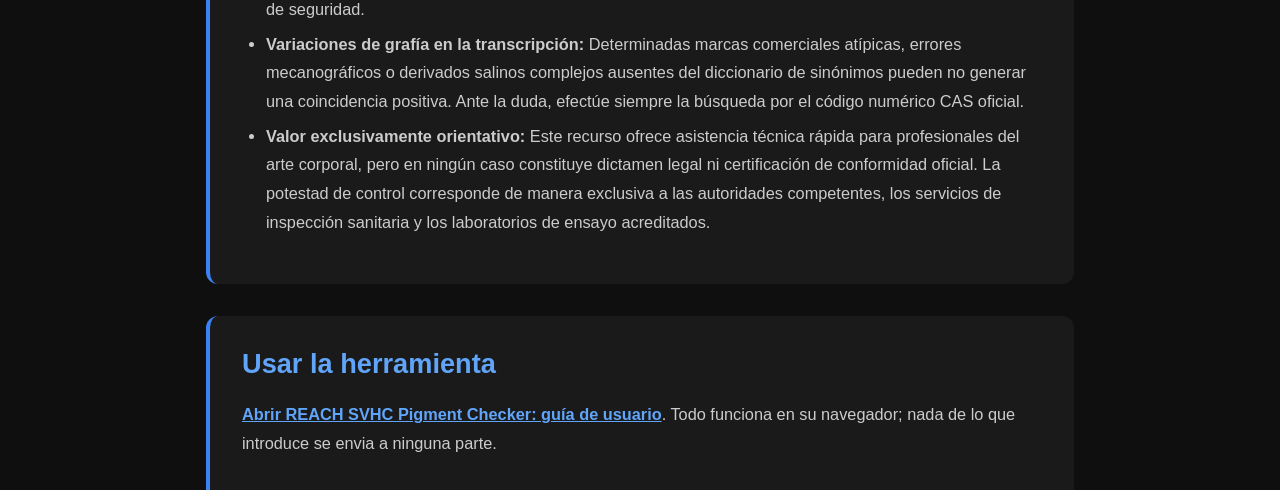
<file: documentation-es.html>
<!DOCTYPE html>
<html lang="es">
<head><meta name="robots" content="noindex,nofollow">
    <meta charset="UTF-8">
    <meta name="viewport" content="width=device-width, initial-scale=1.0">
    <title>REACH SVHC Pigment Checker: guía de usuario Documentacion | Poli International</title>
    <meta name="description" content="Comprobación de ingredientes de tintas de tatuaje, joyería corporal y productos de estudio frente a una selección específica para arte corporal de la lista de sustancias candidatas SVHC de la ECHA, por nombre de sustancia y número CAS.">
    <link rel="canonical" href="https://poliinternational.com/reach-svhc-checker/">
    <style>
        body { background: #0f0f0f; color: #fff; font-family: -apple-system, BlinkMacSystemFont, "Segoe UI", Roboto, sans-serif; margin: 0; padding: 0; }
        body.in-iframe .doc-hero h1 { display: none; }
        * { box-sizing: border-box; }
        .entry-content { max-width: 900px; margin: 0 auto; padding: 2rem 1rem; }
        .doc-hero { background: linear-gradient(135deg, #3B82F6, #8B5CF6); padding: 3rem 2rem; text-align: center; border-radius: 0.75rem; margin-bottom: 2rem; }
        .doc-hero h1 { font-size: 2.2rem; margin: 0 0 1rem; font-weight: 700; }
        .doc-hero p { font-size: 1.15rem; color: #E0E7FF; margin: 0; }
        .doc-hero .v2 { display: inline-block; margin-bottom: 1rem; padding: 0.2rem 0.75rem; border-radius: 999px; background: #10B981; color: #04253a; font-weight: 800; font-size: 0.8rem; letter-spacing: 0.08em; }
        .doc-section { margin: 2rem 0; padding: 2rem; background: #1a1a1a; border-radius: 0.75rem; border-left: 4px solid #3B82F6; }
        .doc-section h2 { color: #60A5FA; font-size: 1.7rem; margin: 0 0 1.25rem; font-weight: 600; }
        .doc-section h3 { color: #A78BFA; font-size: 1.3rem; margin: 1.75rem 0 0.75rem; font-weight: 600; }
        .doc-section p, .doc-section li { color: #ccc; line-height: 1.75; font-size: 1.02rem; }
        .doc-section ul, .doc-section ol { padding-left: 1.5rem; }
        .doc-section li { margin: 0.4rem 0; }
        .doc-section code { background: #2a2a2a; padding: 0.1rem 0.35rem; border-radius: 0.25rem; font-size: 0.92em; }
        .doc-section a { color: #60A5FA; font-weight: 600; }
        .highlight-box { background: linear-gradient(135deg, #1E3A8A, #4C1D95); padding: 1.25rem 1.5rem; border-radius: 0.5rem; margin: 1.5rem 0; border-left: 4px solid #10B981; }
        .highlight-box p { color: #E0E7FF; margin: 0; }
        table { width: 100%; border-collapse: collapse; margin: 1.5rem 0; }
        th, td { padding: 0.75rem; text-align: left; border: 1px solid #333; vertical-align: top; }
        th { background: #2a2a2a; color: #60A5FA; }
        td { color: #ccc; }
        .doc-langs { display: flex; flex-wrap: wrap; gap: 0.4rem; margin: 0 0 1.5rem; font-size: 0.9rem; }
        .doc-langs a, .doc-langs span { padding: 0.3rem 0.7rem; border-radius: 999px; border: 1px solid #333; text-decoration: none; }
        .doc-langs a { color: #60A5FA; }
        .doc-langs span { background: #1E3A8A; color: #E0E7FF; border-color: #1E3A8A; font-weight: 700; }
    </style>
</head>
<body>
<script>if (window.self !== window.top) document.body.classList.add('in-iframe');</script>
    <div class="entry-content">
        <nav class="doc-langs" aria-label="Documentation language"><a lang="en" href="documentation.html">English</a><a lang="fr" href="documentation-fr.html">Francais</a><a lang="de" href="documentation-de.html">Deutsch</a><span lang="es">Espanol</span><a lang="it" href="documentation-it.html">Italiano</a><a lang="nl" href="documentation-nl.html">Nederlands</a><a lang="pt" href="documentation-pt.html">Portugues</a><a lang="th" href="documentation-th.html">ไทย</a></nav>
        <div class="doc-hero">
            <span class="v2">V2</span>
            <h1>REACH SVHC Pigment Checker: guía de usuario</h1>
            <p>Comprobación de ingredientes de tintas de tatuaje, joyería corporal y productos de estudio frente a una selección específica para arte corporal de la lista de sustancias candidatas SVHC de la ECHA, por nombre de sustancia y número CAS.</p>
        </div>
        <div class="doc-section">
        <h2>Para qué sirve esta herramienta</h2>
        <p>El REACH SVHC Pigment Checker examina denominaciones químicas, sinónimos comerciales y números de registro del Chemical Abstracts Service (CAS) contrastándolos con una selección específica de sustancias extremadamente preocupantes (SVHC, Substances of Very High Concern). La Agencia Europea de Sustancias y Mezclas Químicas (ECHA) gestiona la lista oficial de sustancias candidatas con arreglo al Reglamento (CE) n.º 1907/2006 (REACH). Cuando una sustancia pasa a formar parte de la lista de candidatas, los proveedores en la Unión Europea están obligados por ley a comunicar su presencia si sobrepasa una concentración del 0,1 % en masa (p/p).</p>
        <p>Esta herramienta compara búsquedas individuales o bloques completos de composición extraídos de fichas de datos de seguridad (FDS) con 51 sustancias seleccionadas para arte corporal procedentes de la publicación oficial de la ECHA de 253 sustancias (actualizada a 4 de febrero de 2026). Ofrece de forma estructurada las clasificaciones de peligro, los usos constatados en el sector y los grados de fiabilidad de cada coincidencia.</p>
        </div>
        <div class="doc-section">
        <h2>A quién va dirigida</h2>
        <ul>
        <li><strong>A tatuadores y técnicos en micropigmentación (PMU)</strong> que revisan las formulaciones de los frascos de tinta y las fichas de datos de seguridad antes de admitir nuevos lotes en el estudio.</li>
        <li><strong>A anilladores corporales y responsables de compras de joyería</strong> que analizan aleaciones metálicas, restos de soldadura, plastificantes y polímeros para detectar metales pesados restringidos o aditivos en lista de candidatas.</li>
        <li><strong>A titulares de estudio y encargados de bioseguridad</strong> que gestionan el inventario químico del establecimiento, supervisan consumibles, tintas hectográficas de transferencia y desinfectantes, y mantienen archivados sus registros de debida diligencia.</li>
        <li><strong>A distribuidores e importadores de material de arte corporal</strong> que auditan la Sección 3 de las fichas de datos de seguridad emitidas por fabricantes de terceros países antes de su comercialización en el mercado comunitario.</li>
        </ul>
        </div>
        <div class="doc-section">
        <h2>Cómo se utiliza</h2>
        <h3>Ajustes visuales y selección de idioma</h3>
        <ol>
        <li>Localice la barra de utilidades superior situada sobre el encabezado principal de la herramienta.</li>
        <li>Haga clic en <code>Alternar tema de color</code> para alternar entre la visualización en modo oscuro y en modo claro.</li>
        <li>Despliegue el selector <code>Idioma</code> para elegir español (o cualquiera de los ocho idiomas disponibles: English, Deutsch, Español, Français, Italiano, Português, Nederlands o ไทย). Todas las etiquetas, textos de aviso, clasificaciones de peligro y fichas descriptivas se traducen al instante.</li>
        </ol>
        <h3>Examinar el alcance de la cobertura</h3>
        <ol>
        <li>En el encabezamiento situado bajo el título, haga clic en <code>Detalles de cobertura: 51 sustancias seleccionadas para el arte corporal</code>.</li>
        <li>Aparecerá en pantalla una ventana emergente titulada <code>Cobertura SVHC y alcance del análisis</code>.</li>
        <li>Revise la clasificación de sustancias organizadas en cinco grupos fundamentales:</li>
        </ol>
        <ul>
        <li>Metales pesados y compuestos metálicos (plomo, cadmio, cromo hexavalente, sales de cobalto, níquel)</li>
        <li>Aminas aromáticas primarias (AAP) y precursores de escisión azoica</li>
        <li>Plastificantes ftálicos empleados en polímeros sintéticos y envases</li>
        <li>Hidrocarburos aromáticos policíclicos (HAP) asociados al negro de carbón (Carbon Black, CI 77266)</li>
        <li>Disolventes industriales, conservantes y éteres de glicol</li>
        </ul>
        <ol>
        <li>Haga clic en <code>Cerrar ventana modal</code> o pulse fuera del recuadro para regresar al espacio principal.</li>
        </ol>
        <h3>Comprobar un ingrediente individual</h3>
        <ol>
        <li>Asegúrese de encontrarse en la primera pestaña titulada <code>Buscar ingrediente</code> (activa por defecto).</li>
        <li>Pulse sobre el campo de texto ubicado bajo <code>Nombre del ingrediente o número CAS</code>. El texto de ayuda muestra <code>p. ej., Níquel, 7440-02-0, Cobalto, DEHP, CI 77491…</code>.</li>
        <li>Introduzca el nombre de una sustancia (por ejemplo <em>Níquel</em>), una denominación abreviada (como <em>DBP</em>) o un número CAS normalizado (como <code>7440-02-0</code>).</li>
        <li>Haga clic en <code>Comprobar</code> o pulse la tecla Intro en su teclado.</li>
        <li>Si el campo se envía en blanco, el sistema mostrará la advertencia: <code>Introduzca el nombre de un ingrediente o un número CAS para comprobarlo.</code></li>
        <li>Analice la tarjeta informativa resultante:</li>
        </ol>
        <ul>
        <li>Si la sustancia está catalogada, se abrirá una tarjeta que detalla el nombre químico, el número CAS, el distintivo de peligro, el nivel de riesgo (<code>Riesgo alto</code>, <code>Riesgo medio</code> o <code>Riesgo bajo</code>) y el grado de precisión (<code>Confianza alta</code>, <code>Confianza media</code> o <code>Coincidencia parcial</code>).</li>
        <li>Si la sustancia no coincide con el registro, se confirmará mediante el mensaje: <code>No se encontraron en las 51 sustancias SVHC seleccionadas para el arte corporal. Verifique frente a la lista oficial de candidatas de la ECHA.</code></li>
        </ul>
        <h3>Escanear un bloque de composición de FDS</h3>
        <ol>
        <li>Acceda a la segunda pestaña titulada <code>Pegar bloque de FDS</code>.</li>
        <li>Copie íntegramente la Sección 3 (Composición / Información sobre los componentes) de la ficha de datos de seguridad de su producto.</li>
        <li>Pegue el contenido en el área de texto bajo <code>Lista de ingredientes o Sección 3 de la FDS</code>.</li>
        <li>Haga clic en <code>Escanear en busca de SVHC</code>.</li>
        <li>Si envía el formulario sin contenido previo, se mostrará el aviso: <code>Pegue una lista de ingredientes o un bloque de composición de FDS antes de escanear.</code></li>
        <li>Evalúe el resumen estadístico superior:</li>
        </ol>
        <ul>
        <li>Se cuantifican por separado los ingredientes marcados como <code>SVHC identificada</code> y los que tienen la indicación <code>no figura en la lista seleccionada</code>.</li>
        <li>Si se detectan compuestos restringidos, una franja de advertencia le recomendará consultar de inmediato la documentación técnica de su distribuidor.</li>
        <li>Si el escaneo concluye sin coincidencias, un cuadro informativo corrobora: <code>No se detectaron sustancias SVHC de la lista seleccionada para arte corporal. Verifique siempre con la lista oficial de la ECHA para obtener información legalmente vinculante.</code></li>
        </ul>
        <ol>
        <li>Examine detalladamente las tarjetas agrupadas bajo <code>Sustancias identificadas ({count})</code> seguidas por los ingredientes no registrados bajo <code>No figuran en la lista SVHC seleccionada ({count})</code>.</li>
        <li>Si desea reiniciar el análisis y vaciar la caja de texto, haga clic en <code>Borrar</code>.</li>
        </ol>
        <h3>Interpretación de tarjetas y enlaces a herramientas relacionadas</h3>
        <ol>
        <li>Pulse sobre la barra de título de cualquier tarjeta desplegada para expandir u ocultar sus especificaciones técnicas.</li>
        <li>Compruebe los parámetros desglosados:</li>
        </ol>
        <ul>
        <li><code>Clasificación de peligro</code>: Calificación legal del riesgo según el marco regulatorio.</li>
        <li><code>Número CE</code>: Número de identificación en el inventario de la Comunidad Europea.</li>
        <li><code>Número(s) CAS</code>: Identificadores únicos del Chemical Abstracts Service.</li>
        <li><code>Nivel de confianza</code>: Criterio exacto por el que se produjo la detección (por CAS idéntico, nombre químico estricto, acrónimo o raíz de término).</li>
        <li><code>Presente en productos de arte corporal</code>: Aplicaciones directas referenciadas (aleaciones para anillado, tintas de tatuaje o materiales plásticos).</li>
        <li><code>También conocido como</code>: Nombres vulgares, comerciales y sinónimos comunes en la industria.</li>
        </ul>
        <ol>
        <li>Navegue hacia las herramientas de cálculo complementarias cuando proceda:</li>
        </ol>
        <ul>
        <li>En advertencias referidas al níquel, pulse en <code>Calcule la tasa de liberación de níquel según la norma EN 1811 en la Calculadora de liberación de níquel</code> para abrir https://poliinternational.com/nickel-release-calculator/ en la ventana superior.</li>
        <li>En compuestos y aleaciones metálicas, pulse en <code>Verifique las especificaciones de aleaciones metálicas en el Verificador de certificación de materiales</code> para abrir https://poliinternational.com/material-certification-checker/ en la ventana superior.</li>
        <li>En pigmentos de tatuaje, aminas aromáticas o plastificantes, pulse en <code>Descifre pigmentos y restricciones en el Decodificador de ingredientes de tintas</code> para abrir https://poliinternational.com/ink-ingredient-decoder/ en la ventana superior.</li>
        </ul>
        <ol>
        <li>Acceda directamente a las fuentes primarias de la agencia química mediante los botones <code>Ver en la ECHA</code> o <code>Lista completa de SVHC</code>.</li>
        </ol>
        </div>
        <div class="doc-section">
        <h2>Qué no hace esta herramienta</h2>
        <ul>
        <li><strong>No evalúa los límites de concentración establecidos por la Entrada 75 del Anexo XVII de REACH.</strong> La Entrada 75 marca concentraciones máximas obligatorias para sustancias presentes en tintas para tatuaje y maquillaje permanente. Si desea comprobar formulaciones completas y restricciones particulares de colorantes, utilice el <a href="https://poliinternational.com/ink-ingredient-decoder/" target="_top">Decodificador de ingredientes de tintas de Poli International</a>.</li>
        <li><strong>No calcula tasas de liberación de níquel para piezas de primera puesta.</strong> La Entrada 27 del Anexo XVII de REACH limita la liberación de níquel a un umbral de 0,2 microgramos por centímetro cuadrado y por semana en elementos penetrantes. Si desea comprobar ensayos de migración de acuerdo con la norma de ensayo EN 1811, utilice la <a href="https://poliinternational.com/nickel-release-calculator/" target="_top">Calculadora de liberación de níquel de Poli International</a>.</li>
        <li><strong>No verifica certificados de colada ni especificaciones químicas de aleaciones.</strong> Si necesita comparar informes de composición con estándares para implantes como el titanio ASTM F-136 o el acero quirúrgico ASTM F-138, utilice el <a href="https://poliinternational.com/material-certification-checker/" target="_top">Verificador de certificación de materiales de Poli International</a>.</li>
        <li><strong>No calcula tarifas por servicio de anillado ni márgenes de joyería.</strong> Si busca establecer precios de intervención profesional y márgenes de reventa, utilice la herramienta <a href="https://poliinternational.com/studio-pricing-benchmark/" target="_top">Estudio de precios para estudios de Poli International</a>.</li>
        <li><strong>No sustituye análisis químicos de espectrometría en laboratorio.</strong> Esta herramienta efectúa una contrastación algorítmica de textos y números CAS contra una base de datos local. No es capaz de evidenciar impurezas químicas omitidas o falseamientos en la documentación de un proveedor.</li>
        </ul>
        </div>
        <div class="doc-section">
        <h2>Dónde se guardan sus datos</h2>
        <ul>
        <li><strong>Ejecución local en su propio navegador:</strong> Cada término consultado y cada fragmento de ficha pegado se analiza de forma exclusiva en el entorno JavaScript de su navegador en el dispositivo local.</li>
        <li><strong>Sin transmisión de datos a través de la red:</strong> El software no efectúa llamadas API hacia servidores remotos, no recoge analíticas externas ni transmite consultas secundarias. La composición de los productos analizados jamás sale de su equipo.</li>
        <li><strong>Volatilidad y limpieza en memoria:</strong> La herramienta no guarda las formulaciones examinadas en bases de datos externas. Al cerrar la pestaña, recargar la página o hacer clic en <code>Borrar</code>, todos los datos y resultados se borran instantáneamente del equipo.</li>
        <li><strong>Configuración visual guardada:</strong> Únicamente se conservan en el almacenamiento local del navegador sus preferencias de uso visual, como la selección del tema claro u oscuro.</li>
        </ul>
        </div>
        <div class="doc-section">
        <h2>Impresión y exportación</h2>
        <ul>
        <li><strong>Hoja de estilo preparada para imprimir:</strong> Puede imprimir los resultados de su comprobación o generar un documento PDF de registro pulsando las combinaciones habituales de impresión de su navegador (Ctrl+P en Windows y Linux, o Cmd+P en macOS).</li>
        <li><strong>Diseño limpio adaptado a registros físicos:</strong> Los estilos de impresión suprimen de forma automática las pestañas de navegación, los botones de acción, las zonas de entrada de texto y los colores decorativos innecesarios.</li>
        <li><strong>Identificación en cabecera y pie de página:</strong> Los informes impresos integran la fecha del cribado, la especificación de la muestra analizada (51 sustancias sobre las 253 de la lista oficial de 4 de febrero de 2026) y el enlace exacto del recurso (https://poliinternational.com/tools/reach-svhc-checker/index.html) para auditorías internas en el estudio.</li>
        </ul>
        </div>
        <div class="doc-section">
        <h2>Preguntas frecuentes</h2>
        <h3>¿Qué es una sustancia SVHC según el Reglamento REACH europeo?</h3>
        <p>Una sustancia SVHC (Substance of Very High Concern) es una sustancia extremadamente preocupante catalogada con arreglo al artículo 57 del Reglamento (CE) n.º 1907/2006 (REACH). Reúne criterios de peligrosidad muy elevados, tales como propiedades carcinógenas, mutágenas o tóxicas para la reproducción (CMR de categoría 1A o 1B), ser persistente, bioacumulable y tóxica (PBT), muy persistente y muy bioacumulable (mPmB), o provocar un nivel de inquietud equivalente como la alteración endocrina. Tras su confirmación por la ECHA, queda formalmente inscrita en la lista de sustancias candidatas para su eventual autorización.</p>
        <h3>¿Un resultado sin coincidencias garantiza que mi tinta cumple plenamente el Reglamento REACH?</h3>
        <p>No, un resultado sin coincidencias significa únicamente que ninguna de las 51 sustancias SVHC seleccionadas para arte corporal ha sido identificada en el texto o número CAS sometido a análisis. El cumplimiento normativo global de una tinta de tatuaje exige asimismo respetar las restricciones y umbrales cuantitativos del Anexo XVII, Entrada 75 del Reglamento REACH, que prohíbe miles de sustancias individuales, aminas aromáticas y pigmentos concretos. Resulta imprescindible contrastar la totalidad de la ficha de datos de seguridad facilitada por el fabricante.</p>
        <h3>¿Por qué esta herramienta comprueba 51 sustancias en vez de las 253 de la lista oficial de la ECHA?</h3>
        <p>La lista de candidatas de la ECHA integra cientos de compuestos de síntesis, reactivos pesados de fundición e intermediarios aeroespaciales que jamás intervienen en la elaboración de suministros corporales. Este sistema filtra y selecciona 51 sustancias que cuentan con antecedentes constatados o riesgo documentado de contaminación en tintas de tatuaje, pigmentos de maquillaje permanente, piezas de piercing, polímeros de joyería, plastificantes de embalaje o desinfectantes de cabina.</p>
        <h3>¿Cómo extrae el escáner los componentes químicos al pegar una ficha de seguridad?</h3>
        <p>El algoritmo de análisis rastrea el texto empleando expresiones regulares orientadas a encontrar la estructura numérica estándar de los códigos CAS (de dos a siete dígitos, un guion, dos dígitos, un segundo guion y un dígito final de comprobación). Filtra los porcentajes de concentración ponderal, separa los compuestos mediante comas, puntos y coma o saltos de línea, y coteja los nombres químicos y acrónimos extraídos frente a su índice local.</p>
        <h3>¿Qué debe hacer un estudio si un ingrediente aparece señalado como SVHC?</h3>
        <p>Si el sistema señala una sustancia, consulte de inmediato la Sección 3 de la ficha de datos de seguridad para constatar la concentración declarada. En virtud del artículo 33 del Reglamento REACH, el proveedor de un artículo (como una joya) que contenga una sustancia de la lista de candidatas por encima del 0,1 % en masa (p/p) debe informar a sus clientes, y a los consumidores que lo soliciten en un plazo de 45 días; para mezclas como las tintas, el artículo 31 exige una ficha de datos de seguridad a petición cuando una sustancia de la lista está presente al 0,1 % o más. Si el componente excede los límites legales o está sujeto a prohibiciones bajo el Anexo XVII de REACH, solicite explicaciones formales a su distribuidor y aísle preventivamente el lote en cuarentena.</p>
        <h3>¿Cuál es la diferencia entre la lista de sustancias candidatas SVHC y el Anexo XVII de REACH?</h3>
        <p>La lista de sustancias candidatas identifica compuestos que están siendo evaluados de cara al régimen de autorización del Título VII de REACH, lo que genera obligaciones inmediatas de información si se supera el 0,1 % p/p en los artículos suministrados. Por contra, el Anexo XVII constituye el régimen de restricciones del Título VIII de REACH, en virtud del cual se prohíbe taxativamente o se limita de forma vinculante la fabricación, venta o uso de determinadas sustancias en productos de consumo, como sucede con la Entrada 27 para el níquel o la Entrada 75 para tintas de tatuaje.</p>
        </div>
        <div class="doc-section">
        <h2>Límites de la herramienta</h2>
        <ul>
        <li><strong>Base de datos estática:</strong> El archivo de comprobación corresponde a una selección fija de 51 sustancias extraída de la actualización de la lista de candidatas de la ECHA del 4 de febrero de 2026. Si la fecha de esta selección supera los seis meses de antigüedad sin actualización, un aviso visible recomienda contrastar las últimas incorporaciones en la página oficial de la agencia química.</li>
        <li><strong>Imposibilidad de descubrir ingredientes no declarados:</strong> La herramienta procesa exclusivamente la información escrita que el usuario introduce. Resulta imposible que detecte contaminantes omitidos, disolventes sin declarar o formulaciones adulteradas que el fabricante no haya hecho constar en la ficha de seguridad.</li>
        <li><strong>Variaciones de grafía en la transcripción:</strong> Determinadas marcas comerciales atípicas, errores mecanográficos o derivados salinos complejos ausentes del diccionario de sinónimos pueden no generar una coincidencia positiva. Ante la duda, efectúe siempre la búsqueda por el código numérico CAS oficial.</li>
        <li><strong>Valor exclusivamente orientativo:</strong> Este recurso ofrece asistencia técnica rápida para profesionales del arte corporal, pero en ningún caso constituye dictamen legal ni certificación de conformidad oficial. La potestad de control corresponde de manera exclusiva a las autoridades competentes, los servicios de inspección sanitaria y los laboratorios de ensayo acreditados.</li>
        </ul>
        </div>
        <div class="doc-section">
            <h2>Usar la herramienta</h2>
            <p><a href="https://poliinternational.com/reach-svhc-checker/" target="_top">Abrir REACH SVHC Pigment Checker: guía de usuario</a>. Todo funciona en su navegador; nada de lo que introduce se envia a ninguna parte.</p>
        </div>
    </div>
</body>
</html>
</file>
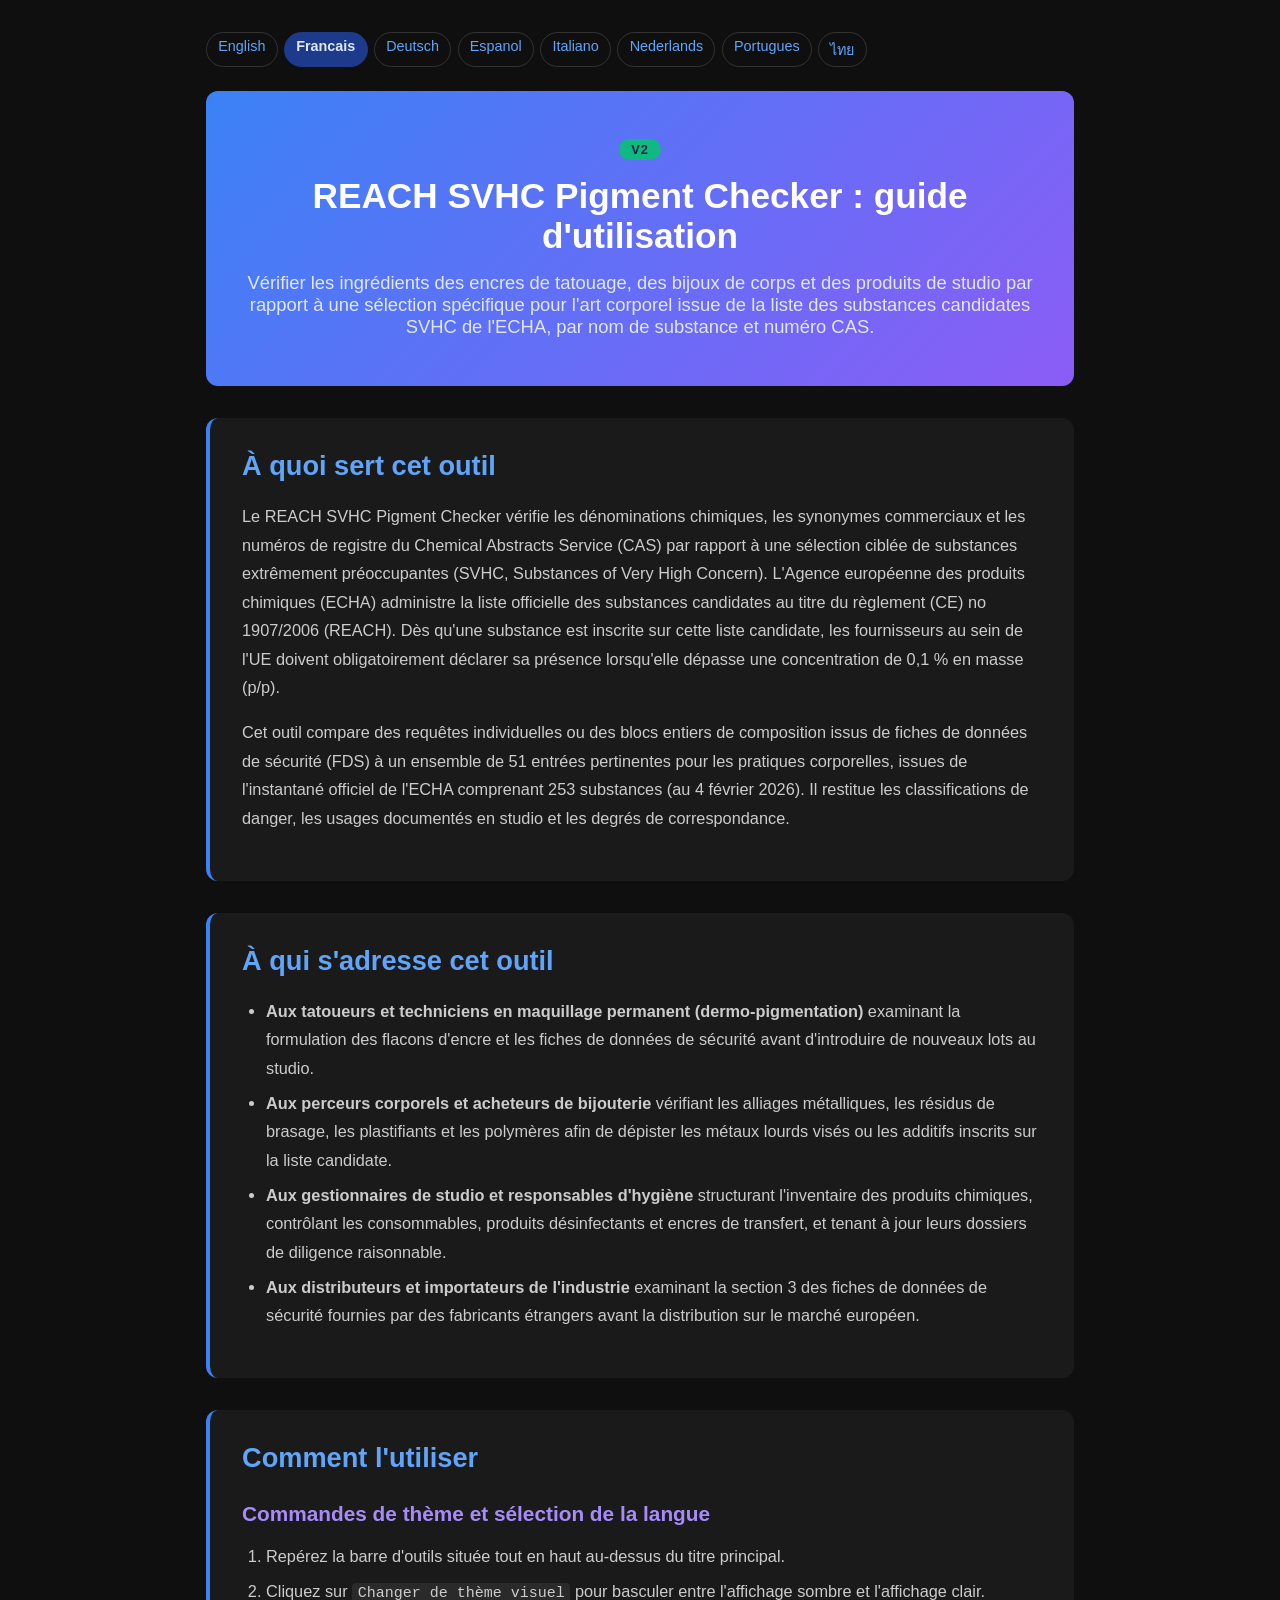
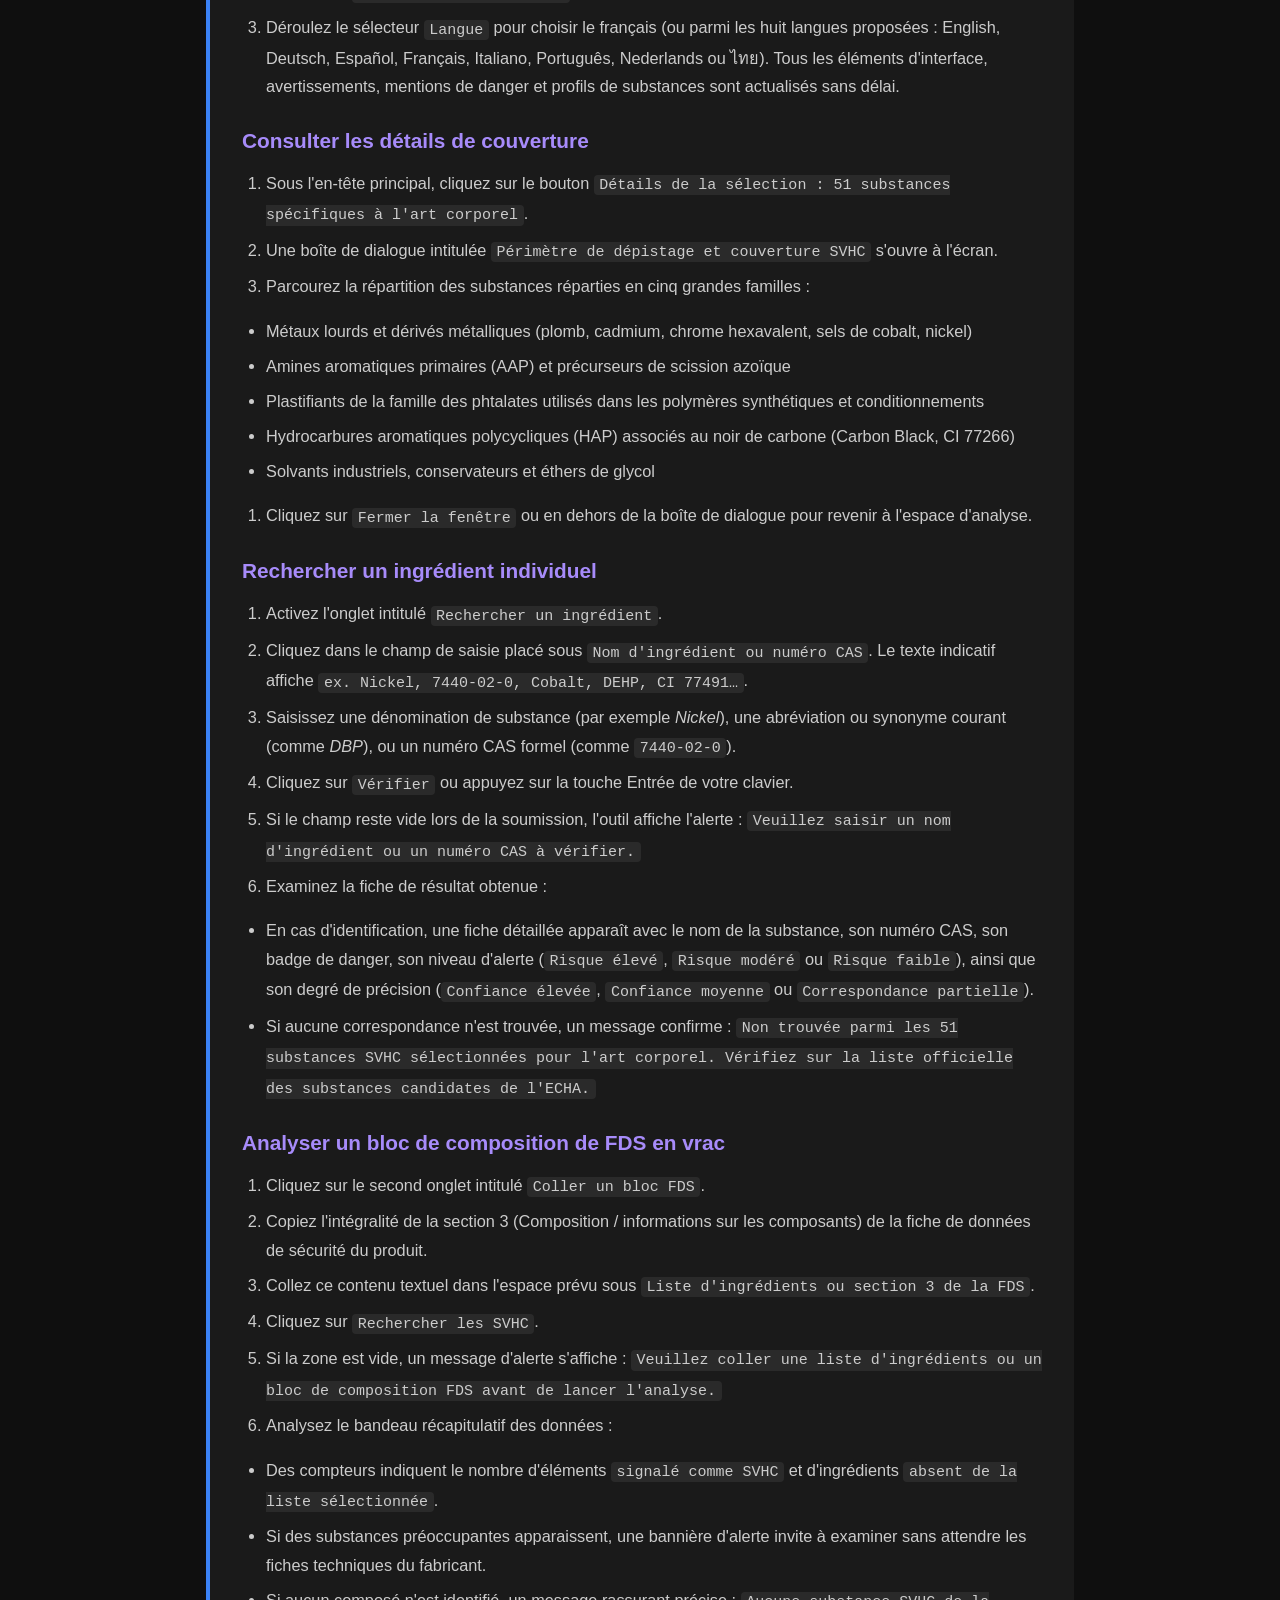
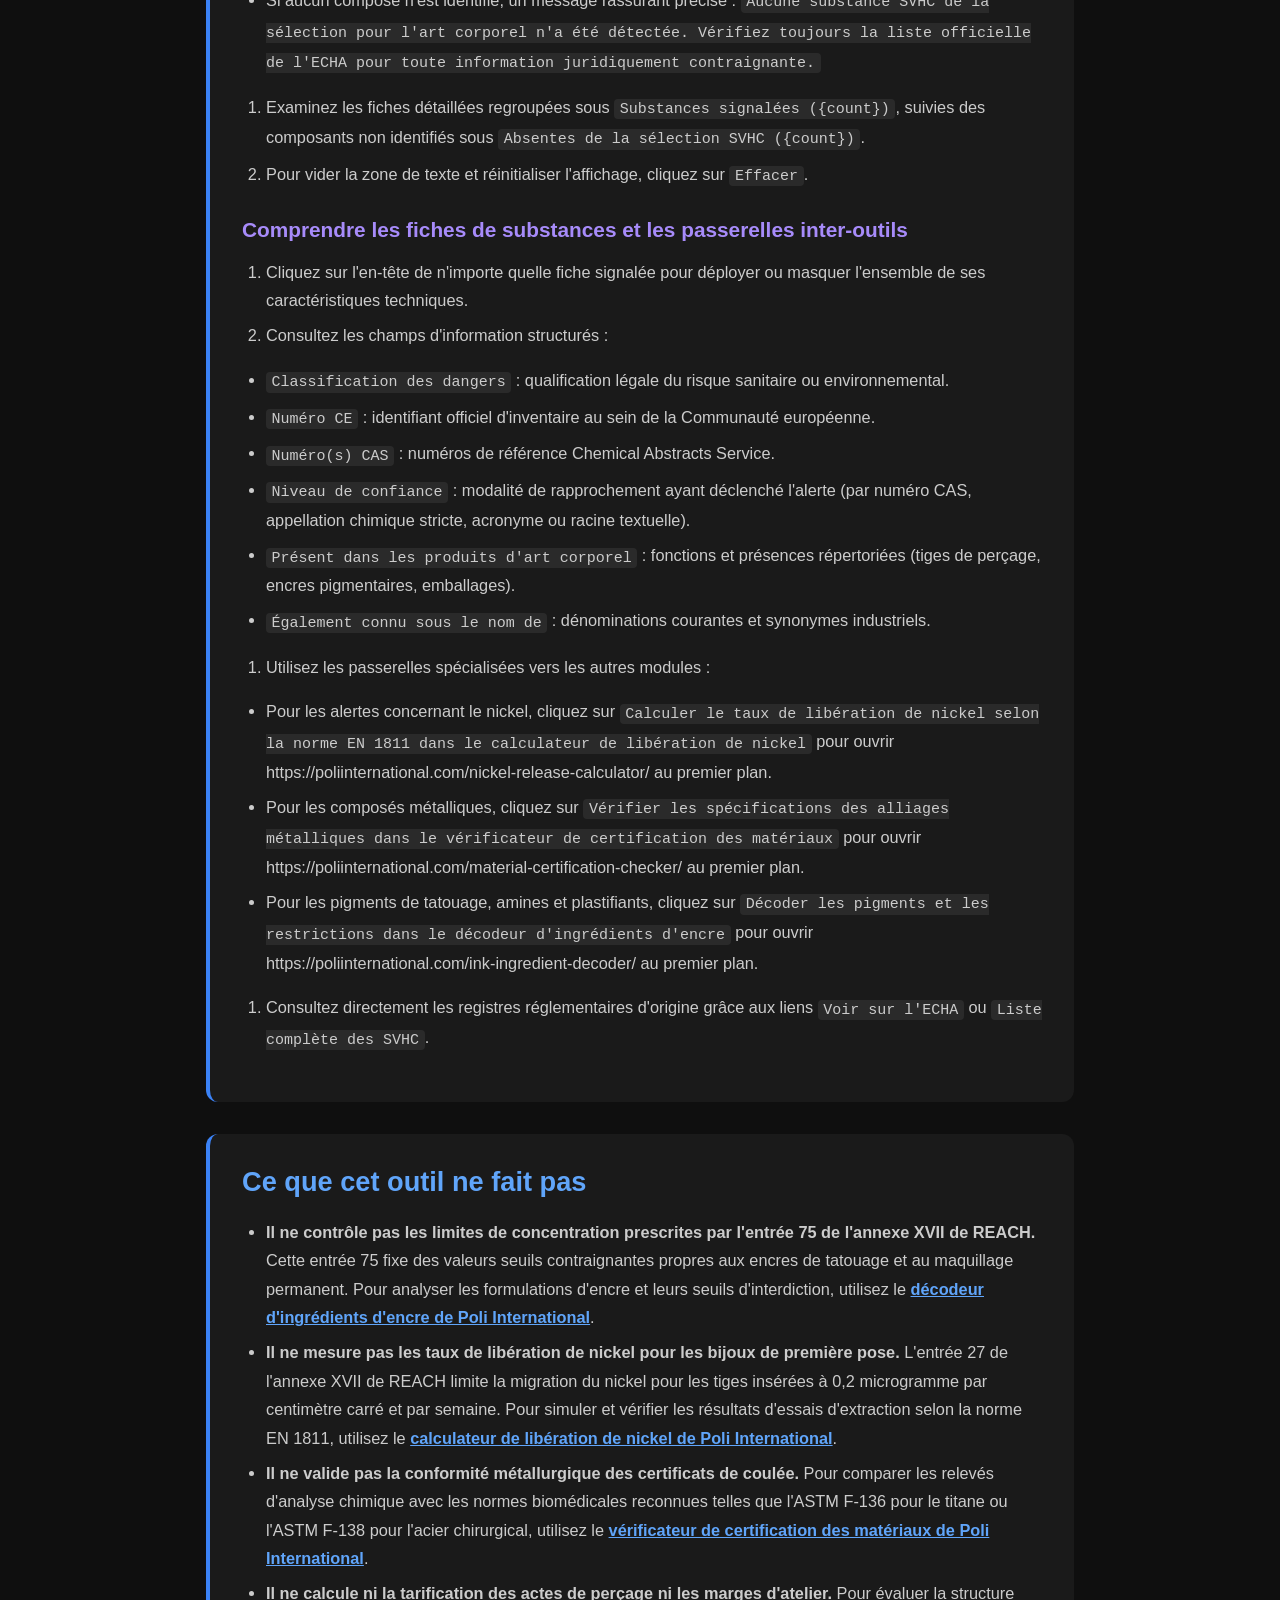
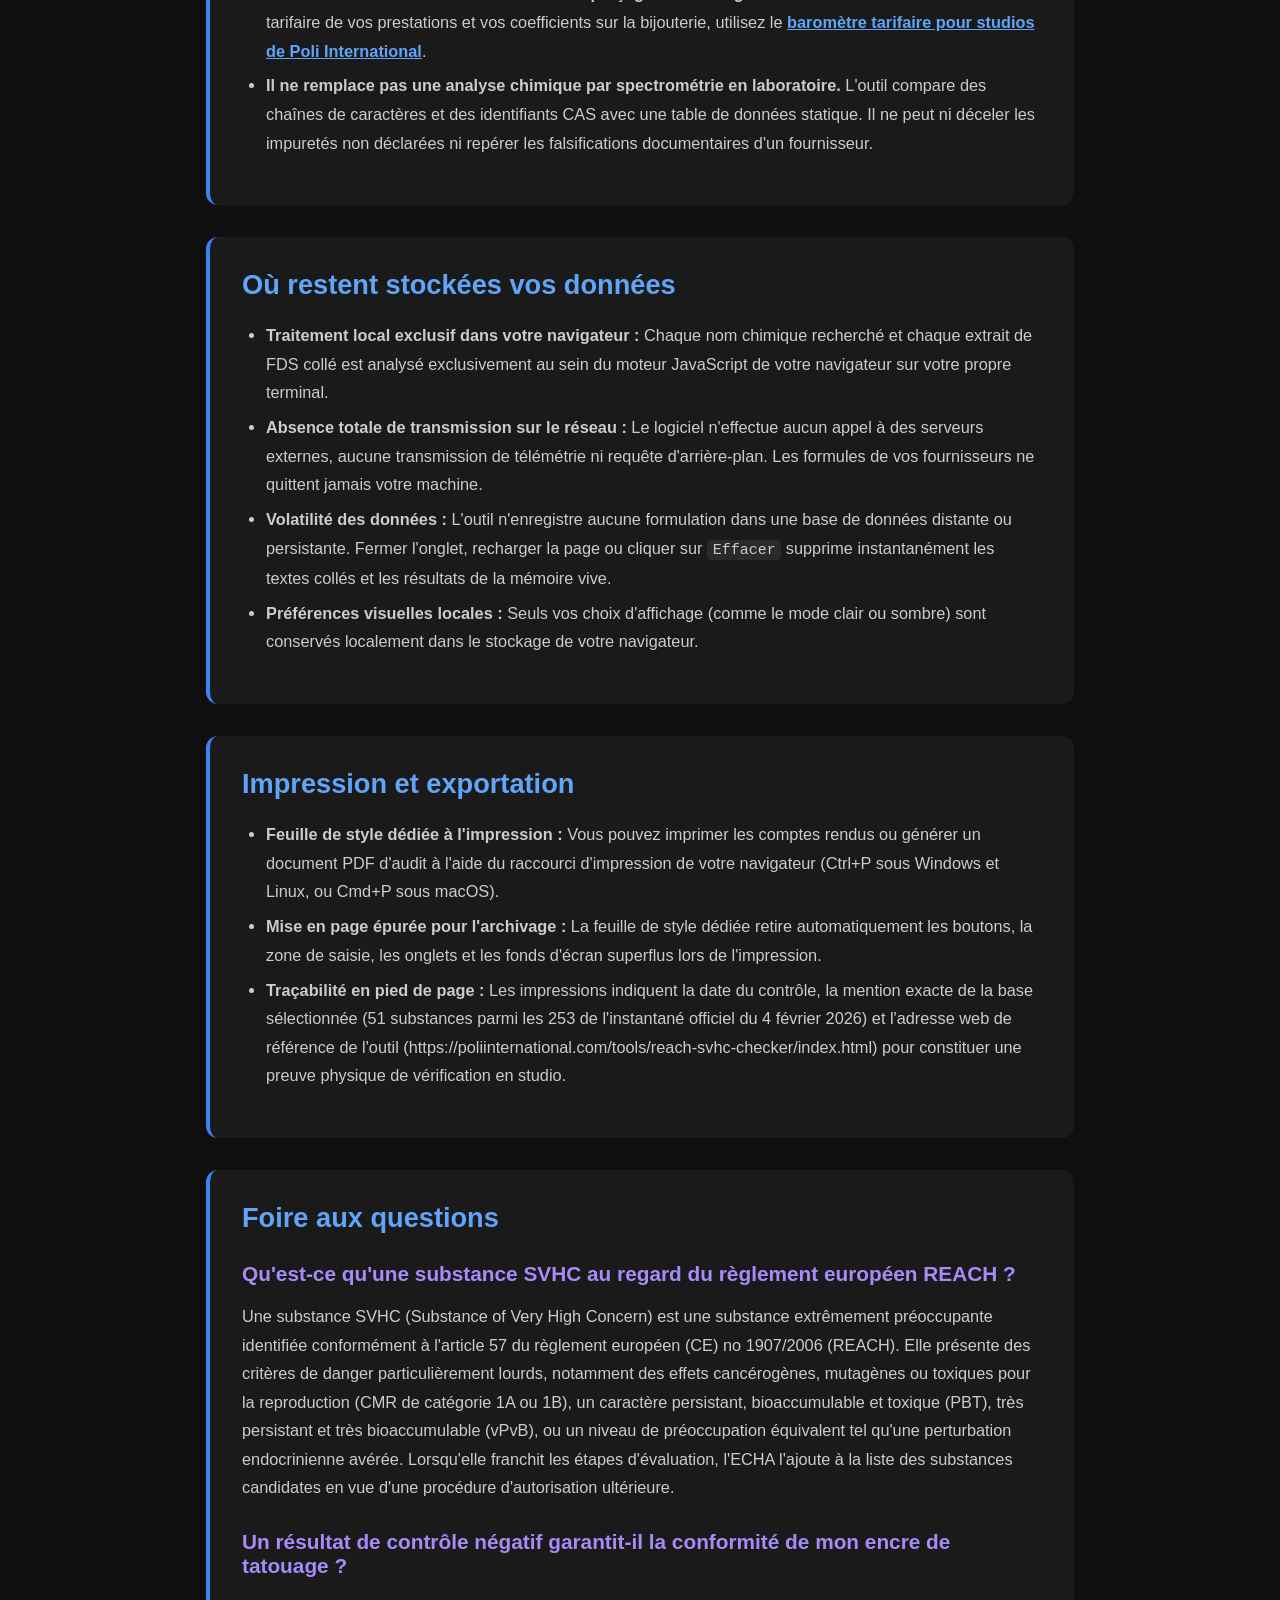
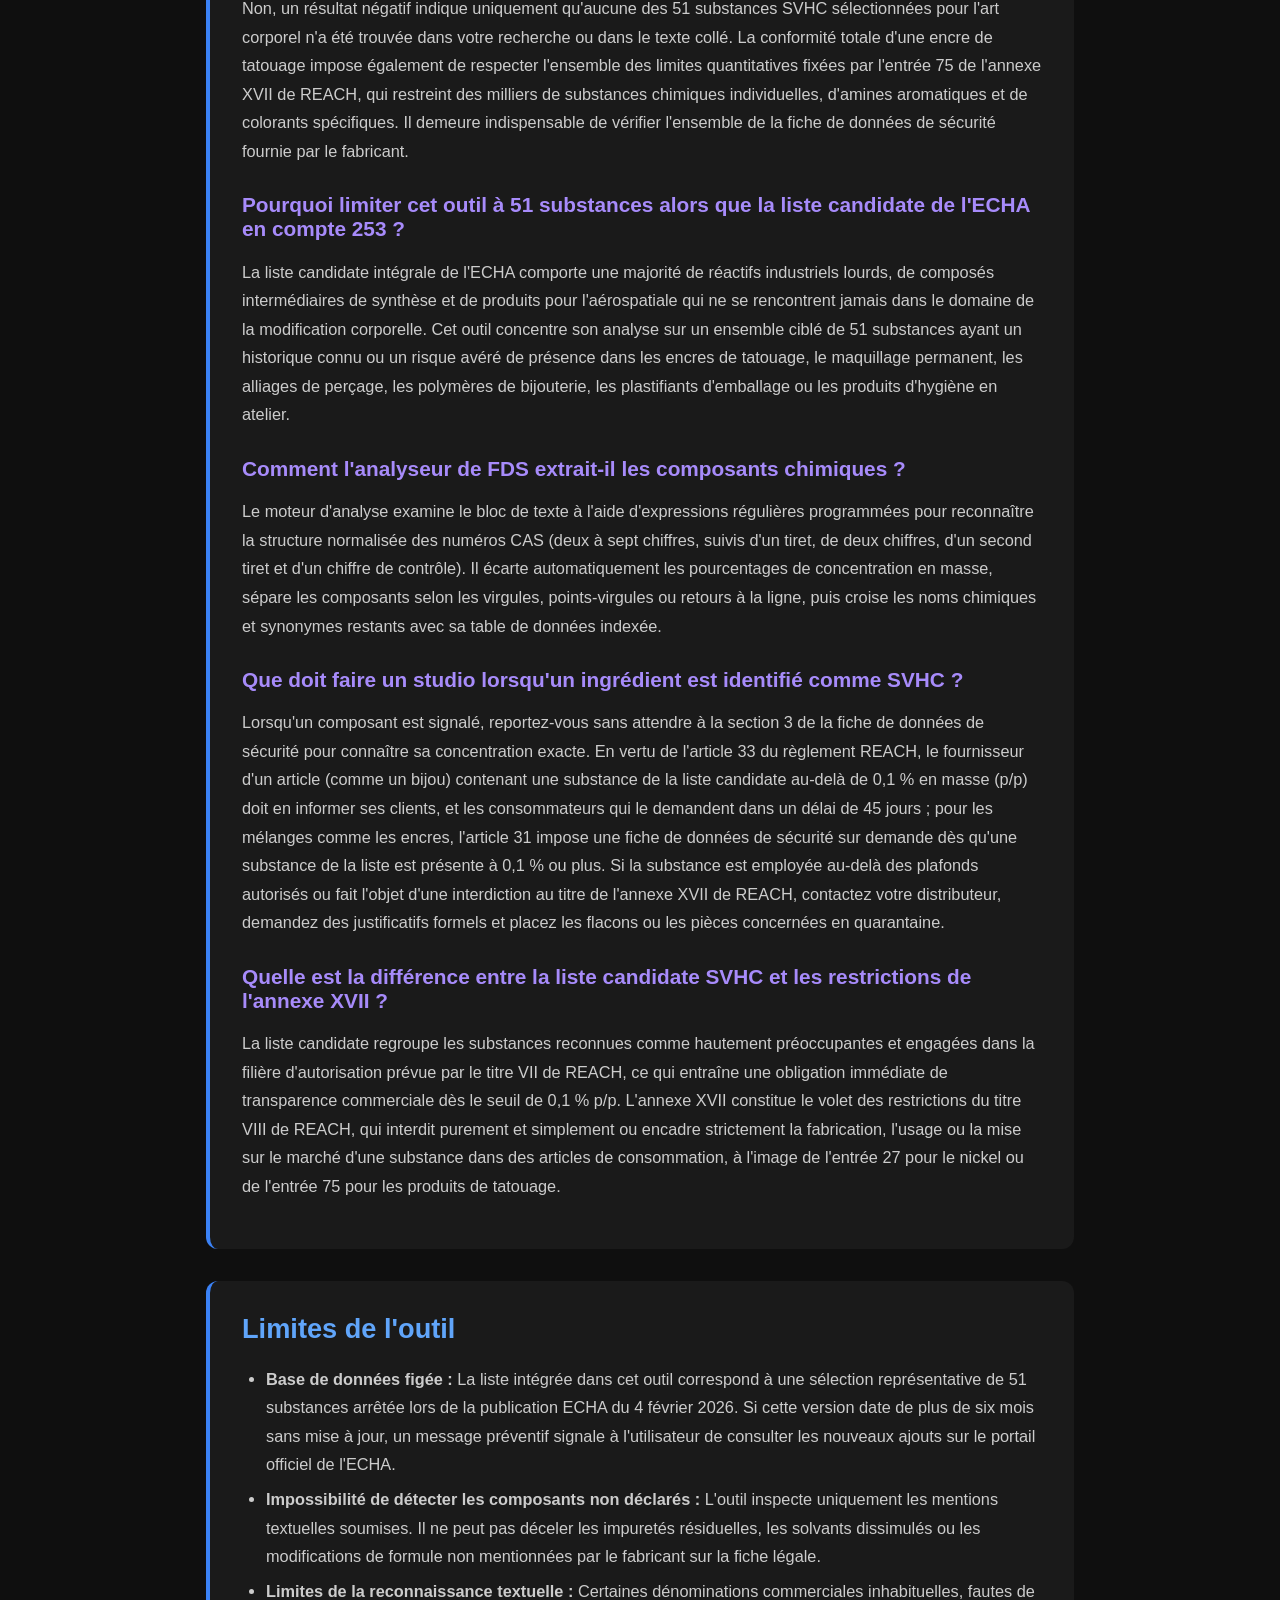
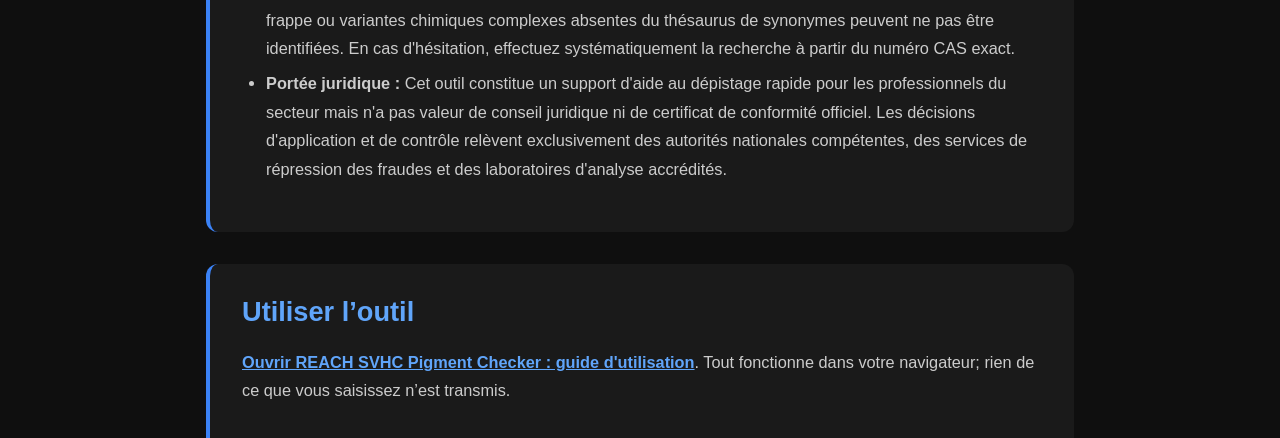
<file: documentation-fr.html>
<!DOCTYPE html>
<html lang="fr">
<head><meta name="robots" content="noindex,nofollow">
    <meta charset="UTF-8">
    <meta name="viewport" content="width=device-width, initial-scale=1.0">
    <title>REACH SVHC Pigment Checker : guide d'utilisation Documentation | Poli International</title>
    <meta name="description" content="Vérifier les ingrédients des encres de tatouage, des bijoux de corps et des produits de studio par rapport à une sélection spécifique pour l'art corporel issue de la liste des substances candidates SVHC de l'ECHA, par nom de substance et numéro CAS.">
    <link rel="canonical" href="https://poliinternational.com/reach-svhc-checker/">
    <style>
        body { background: #0f0f0f; color: #fff; font-family: -apple-system, BlinkMacSystemFont, "Segoe UI", Roboto, sans-serif; margin: 0; padding: 0; }
        body.in-iframe .doc-hero h1 { display: none; }
        * { box-sizing: border-box; }
        .entry-content { max-width: 900px; margin: 0 auto; padding: 2rem 1rem; }
        .doc-hero { background: linear-gradient(135deg, #3B82F6, #8B5CF6); padding: 3rem 2rem; text-align: center; border-radius: 0.75rem; margin-bottom: 2rem; }
        .doc-hero h1 { font-size: 2.2rem; margin: 0 0 1rem; font-weight: 700; }
        .doc-hero p { font-size: 1.15rem; color: #E0E7FF; margin: 0; }
        .doc-hero .v2 { display: inline-block; margin-bottom: 1rem; padding: 0.2rem 0.75rem; border-radius: 999px; background: #10B981; color: #04253a; font-weight: 800; font-size: 0.8rem; letter-spacing: 0.08em; }
        .doc-section { margin: 2rem 0; padding: 2rem; background: #1a1a1a; border-radius: 0.75rem; border-left: 4px solid #3B82F6; }
        .doc-section h2 { color: #60A5FA; font-size: 1.7rem; margin: 0 0 1.25rem; font-weight: 600; }
        .doc-section h3 { color: #A78BFA; font-size: 1.3rem; margin: 1.75rem 0 0.75rem; font-weight: 600; }
        .doc-section p, .doc-section li { color: #ccc; line-height: 1.75; font-size: 1.02rem; }
        .doc-section ul, .doc-section ol { padding-left: 1.5rem; }
        .doc-section li { margin: 0.4rem 0; }
        .doc-section code { background: #2a2a2a; padding: 0.1rem 0.35rem; border-radius: 0.25rem; font-size: 0.92em; }
        .doc-section a { color: #60A5FA; font-weight: 600; }
        .highlight-box { background: linear-gradient(135deg, #1E3A8A, #4C1D95); padding: 1.25rem 1.5rem; border-radius: 0.5rem; margin: 1.5rem 0; border-left: 4px solid #10B981; }
        .highlight-box p { color: #E0E7FF; margin: 0; }
        table { width: 100%; border-collapse: collapse; margin: 1.5rem 0; }
        th, td { padding: 0.75rem; text-align: left; border: 1px solid #333; vertical-align: top; }
        th { background: #2a2a2a; color: #60A5FA; }
        td { color: #ccc; }
        .doc-langs { display: flex; flex-wrap: wrap; gap: 0.4rem; margin: 0 0 1.5rem; font-size: 0.9rem; }
        .doc-langs a, .doc-langs span { padding: 0.3rem 0.7rem; border-radius: 999px; border: 1px solid #333; text-decoration: none; }
        .doc-langs a { color: #60A5FA; }
        .doc-langs span { background: #1E3A8A; color: #E0E7FF; border-color: #1E3A8A; font-weight: 700; }
    </style>
</head>
<body>
<script>if (window.self !== window.top) document.body.classList.add('in-iframe');</script>
    <div class="entry-content">
        <nav class="doc-langs" aria-label="Documentation language"><a lang="en" href="documentation.html">English</a><span lang="fr">Francais</span><a lang="de" href="documentation-de.html">Deutsch</a><a lang="es" href="documentation-es.html">Espanol</a><a lang="it" href="documentation-it.html">Italiano</a><a lang="nl" href="documentation-nl.html">Nederlands</a><a lang="pt" href="documentation-pt.html">Portugues</a><a lang="th" href="documentation-th.html">ไทย</a></nav>
        <div class="doc-hero">
            <span class="v2">V2</span>
            <h1>REACH SVHC Pigment Checker : guide d'utilisation</h1>
            <p>Vérifier les ingrédients des encres de tatouage, des bijoux de corps et des produits de studio par rapport à une sélection spécifique pour l'art corporel issue de la liste des substances candidates SVHC de l'ECHA, par nom de substance et numéro CAS.</p>
        </div>
        <div class="doc-section">
        <h2>À quoi sert cet outil</h2>
        <p>Le REACH SVHC Pigment Checker vérifie les dénominations chimiques, les synonymes commerciaux et les numéros de registre du Chemical Abstracts Service (CAS) par rapport à une sélection ciblée de substances extrêmement préoccupantes (SVHC, Substances of Very High Concern). L'Agence européenne des produits chimiques (ECHA) administre la liste officielle des substances candidates au titre du règlement (CE) no 1907/2006 (REACH). Dès qu'une substance est inscrite sur cette liste candidate, les fournisseurs au sein de l'UE doivent obligatoirement déclarer sa présence lorsqu'elle dépasse une concentration de 0,1 % en masse (p/p).</p>
        <p>Cet outil compare des requêtes individuelles ou des blocs entiers de composition issus de fiches de données de sécurité (FDS) à un ensemble de 51 entrées pertinentes pour les pratiques corporelles, issues de l'instantané officiel de l'ECHA comprenant 253 substances (au 4 février 2026). Il restitue les classifications de danger, les usages documentés en studio et les degrés de correspondance.</p>
        </div>
        <div class="doc-section">
        <h2>À qui s'adresse cet outil</h2>
        <ul>
        <li><strong>Aux tatoueurs et techniciens en maquillage permanent (dermo-pigmentation)</strong> examinant la formulation des flacons d'encre et les fiches de données de sécurité avant d'introduire de nouveaux lots au studio.</li>
        <li><strong>Aux perceurs corporels et acheteurs de bijouterie</strong> vérifiant les alliages métalliques, les résidus de brasage, les plastifiants et les polymères afin de dépister les métaux lourds visés ou les additifs inscrits sur la liste candidate.</li>
        <li><strong>Aux gestionnaires de studio et responsables d'hygiène</strong> structurant l'inventaire des produits chimiques, contrôlant les consommables, produits désinfectants et encres de transfert, et tenant à jour leurs dossiers de diligence raisonnable.</li>
        <li><strong>Aux distributeurs et importateurs de l'industrie</strong> examinant la section 3 des fiches de données de sécurité fournies par des fabricants étrangers avant la distribution sur le marché européen.</li>
        </ul>
        </div>
        <div class="doc-section">
        <h2>Comment l'utiliser</h2>
        <h3>Commandes de thème et sélection de la langue</h3>
        <ol>
        <li>Repérez la barre d'outils située tout en haut au-dessus du titre principal.</li>
        <li>Cliquez sur <code>Changer de thème visuel</code> pour basculer entre l'affichage sombre et l'affichage clair.</li>
        <li>Déroulez le sélecteur <code>Langue</code> pour choisir le français (ou parmi les huit langues proposées : English, Deutsch, Español, Français, Italiano, Português, Nederlands ou ไทย). Tous les éléments d'interface, avertissements, mentions de danger et profils de substances sont actualisés sans délai.</li>
        </ol>
        <h3>Consulter les détails de couverture</h3>
        <ol>
        <li>Sous l'en-tête principal, cliquez sur le bouton <code>Détails de la sélection : 51 substances spécifiques à l'art corporel</code>.</li>
        <li>Une boîte de dialogue intitulée <code>Périmètre de dépistage et couverture SVHC</code> s'ouvre à l'écran.</li>
        <li>Parcourez la répartition des substances réparties en cinq grandes familles :</li>
        </ol>
        <ul>
        <li>Métaux lourds et dérivés métalliques (plomb, cadmium, chrome hexavalent, sels de cobalt, nickel)</li>
        <li>Amines aromatiques primaires (AAP) et précurseurs de scission azoïque</li>
        <li>Plastifiants de la famille des phtalates utilisés dans les polymères synthétiques et conditionnements</li>
        <li>Hydrocarbures aromatiques polycycliques (HAP) associés au noir de carbone (Carbon Black, CI 77266)</li>
        <li>Solvants industriels, conservateurs et éthers de glycol</li>
        </ul>
        <ol>
        <li>Cliquez sur <code>Fermer la fenêtre</code> ou en dehors de la boîte de dialogue pour revenir à l'espace d'analyse.</li>
        </ol>
        <h3>Rechercher un ingrédient individuel</h3>
        <ol>
        <li>Activez l'onglet intitulé <code>Rechercher un ingrédient</code>.</li>
        <li>Cliquez dans le champ de saisie placé sous <code>Nom d'ingrédient ou numéro CAS</code>. Le texte indicatif affiche <code>ex. Nickel, 7440-02-0, Cobalt, DEHP, CI 77491…</code>.</li>
        <li>Saisissez une dénomination de substance (par exemple <em>Nickel</em>), une abréviation ou synonyme courant (comme <em>DBP</em>), ou un numéro CAS formel (comme <code>7440-02-0</code>).</li>
        <li>Cliquez sur <code>Vérifier</code> ou appuyez sur la touche Entrée de votre clavier.</li>
        <li>Si le champ reste vide lors de la soumission, l'outil affiche l'alerte : <code>Veuillez saisir un nom d'ingrédient ou un numéro CAS à vérifier.</code></li>
        <li>Examinez la fiche de résultat obtenue :</li>
        </ol>
        <ul>
        <li>En cas d'identification, une fiche détaillée apparaît avec le nom de la substance, son numéro CAS, son badge de danger, son niveau d'alerte (<code>Risque élevé</code>, <code>Risque modéré</code> ou <code>Risque faible</code>), ainsi que son degré de précision (<code>Confiance élevée</code>, <code>Confiance moyenne</code> ou <code>Correspondance partielle</code>).</li>
        <li>Si aucune correspondance n'est trouvée, un message confirme : <code>Non trouvée parmi les 51 substances SVHC sélectionnées pour l'art corporel. Vérifiez sur la liste officielle des substances candidates de l'ECHA.</code></li>
        </ul>
        <h3>Analyser un bloc de composition de FDS en vrac</h3>
        <ol>
        <li>Cliquez sur le second onglet intitulé <code>Coller un bloc FDS</code>.</li>
        <li>Copiez l'intégralité de la section 3 (Composition / informations sur les composants) de la fiche de données de sécurité du produit.</li>
        <li>Collez ce contenu textuel dans l'espace prévu sous <code>Liste d'ingrédients ou section 3 de la FDS</code>.</li>
        <li>Cliquez sur <code>Rechercher les SVHC</code>.</li>
        <li>Si la zone est vide, un message d'alerte s'affiche : <code>Veuillez coller une liste d'ingrédients ou un bloc de composition FDS avant de lancer l'analyse.</code></li>
        <li>Analysez le bandeau récapitulatif des données :</li>
        </ol>
        <ul>
        <li>Des compteurs indiquent le nombre d'éléments <code>signalé comme SVHC</code> et d'ingrédients <code>absent de la liste sélectionnée</code>.</li>
        <li>Si des substances préoccupantes apparaissent, une bannière d'alerte invite à examiner sans attendre les fiches techniques du fabricant.</li>
        <li>Si aucun composé n'est identifié, un message rassurant précise : <code>Aucune substance SVHC de la sélection pour l'art corporel n'a été détectée. Vérifiez toujours la liste officielle de l'ECHA pour toute information juridiquement contraignante.</code></li>
        </ul>
        <ol>
        <li>Examinez les fiches détaillées regroupées sous <code>Substances signalées ({count})</code>, suivies des composants non identifiés sous <code>Absentes de la sélection SVHC ({count})</code>.</li>
        <li>Pour vider la zone de texte et réinitialiser l'affichage, cliquez sur <code>Effacer</code>.</li>
        </ol>
        <h3>Comprendre les fiches de substances et les passerelles inter-outils</h3>
        <ol>
        <li>Cliquez sur l'en-tête de n'importe quelle fiche signalée pour déployer ou masquer l'ensemble de ses caractéristiques techniques.</li>
        <li>Consultez les champs d'information structurés :</li>
        </ol>
        <ul>
        <li><code>Classification des dangers</code> : qualification légale du risque sanitaire ou environnemental.</li>
        <li><code>Numéro CE</code> : identifiant officiel d'inventaire au sein de la Communauté européenne.</li>
        <li><code>Numéro(s) CAS</code> : numéros de référence Chemical Abstracts Service.</li>
        <li><code>Niveau de confiance</code> : modalité de rapprochement ayant déclenché l'alerte (par numéro CAS, appellation chimique stricte, acronyme ou racine textuelle).</li>
        <li><code>Présent dans les produits d'art corporel</code> : fonctions et présences répertoriées (tiges de perçage, encres pigmentaires, emballages).</li>
        <li><code>Également connu sous le nom de</code> : dénominations courantes et synonymes industriels.</li>
        </ul>
        <ol>
        <li>Utilisez les passerelles spécialisées vers les autres modules :</li>
        </ol>
        <ul>
        <li>Pour les alertes concernant le nickel, cliquez sur <code>Calculer le taux de libération de nickel selon la norme EN 1811 dans le calculateur de libération de nickel</code> pour ouvrir https://poliinternational.com/nickel-release-calculator/ au premier plan.</li>
        <li>Pour les composés métalliques, cliquez sur <code>Vérifier les spécifications des alliages métalliques dans le vérificateur de certification des matériaux</code> pour ouvrir https://poliinternational.com/material-certification-checker/ au premier plan.</li>
        <li>Pour les pigments de tatouage, amines et plastifiants, cliquez sur <code>Décoder les pigments et les restrictions dans le décodeur d'ingrédients d'encre</code> pour ouvrir https://poliinternational.com/ink-ingredient-decoder/ au premier plan.</li>
        </ul>
        <ol>
        <li>Consultez directement les registres réglementaires d'origine grâce aux liens <code>Voir sur l'ECHA</code> ou <code>Liste complète des SVHC</code>.</li>
        </ol>
        </div>
        <div class="doc-section">
        <h2>Ce que cet outil ne fait pas</h2>
        <ul>
        <li><strong>Il ne contrôle pas les limites de concentration prescrites par l'entrée 75 de l'annexe XVII de REACH.</strong> Cette entrée 75 fixe des valeurs seuils contraignantes propres aux encres de tatouage et au maquillage permanent. Pour analyser les formulations d'encre et leurs seuils d'interdiction, utilisez le <a href="https://poliinternational.com/ink-ingredient-decoder/" target="_top">décodeur d'ingrédients d'encre de Poli International</a>.</li>
        <li><strong>Il ne mesure pas les taux de libération de nickel pour les bijoux de première pose.</strong> L'entrée 27 de l'annexe XVII de REACH limite la migration du nickel pour les tiges insérées à 0,2 microgramme par centimètre carré et par semaine. Pour simuler et vérifier les résultats d'essais d'extraction selon la norme EN 1811, utilisez le <a href="https://poliinternational.com/nickel-release-calculator/" target="_top">calculateur de libération de nickel de Poli International</a>.</li>
        <li><strong>Il ne valide pas la conformité métallurgique des certificats de coulée.</strong> Pour comparer les relevés d'analyse chimique avec les normes biomédicales reconnues telles que l'ASTM F-136 pour le titane ou l'ASTM F-138 pour l'acier chirurgical, utilisez le <a href="https://poliinternational.com/material-certification-checker/" target="_top">vérificateur de certification des matériaux de Poli International</a>.</li>
        <li><strong>Il ne calcule ni la tarification des actes de perçage ni les marges d'atelier.</strong> Pour évaluer la structure tarifaire de vos prestations et vos coefficients sur la bijouterie, utilisez le <a href="https://poliinternational.com/studio-pricing-benchmark/" target="_top">baromètre tarifaire pour studios de Poli International</a>.</li>
        <li><strong>Il ne remplace pas une analyse chimique par spectrométrie en laboratoire.</strong> L'outil compare des chaînes de caractères et des identifiants CAS avec une table de données statique. Il ne peut ni déceler les impuretés non déclarées ni repérer les falsifications documentaires d'un fournisseur.</li>
        </ul>
        </div>
        <div class="doc-section">
        <h2>Où restent stockées vos données</h2>
        <ul>
        <li><strong>Traitement local exclusif dans votre navigateur :</strong> Chaque nom chimique recherché et chaque extrait de FDS collé est analysé exclusivement au sein du moteur JavaScript de votre navigateur sur votre propre terminal.</li>
        <li><strong>Absence totale de transmission sur le réseau :</strong> Le logiciel n'effectue aucun appel à des serveurs externes, aucune transmission de télémétrie ni requête d'arrière-plan. Les formules de vos fournisseurs ne quittent jamais votre machine.</li>
        <li><strong>Volatilité des données :</strong> L'outil n'enregistre aucune formulation dans une base de données distante ou persistante. Fermer l'onglet, recharger la page ou cliquer sur <code>Effacer</code> supprime instantanément les textes collés et les résultats de la mémoire vive.</li>
        <li><strong>Préférences visuelles locales :</strong> Seuls vos choix d'affichage (comme le mode clair ou sombre) sont conservés localement dans le stockage de votre navigateur.</li>
        </ul>
        </div>
        <div class="doc-section">
        <h2>Impression et exportation</h2>
        <ul>
        <li><strong>Feuille de style dédiée à l'impression :</strong> Vous pouvez imprimer les comptes rendus ou générer un document PDF d'audit à l'aide du raccourci d'impression de votre navigateur (Ctrl+P sous Windows et Linux, ou Cmd+P sous macOS).</li>
        <li><strong>Mise en page épurée pour l'archivage :</strong> La feuille de style dédiée retire automatiquement les boutons, la zone de saisie, les onglets et les fonds d'écran superflus lors de l'impression.</li>
        <li><strong>Traçabilité en pied de page :</strong> Les impressions indiquent la date du contrôle, la mention exacte de la base sélectionnée (51 substances parmi les 253 de l'instantané officiel du 4 février 2026) et l'adresse web de référence de l'outil (https://poliinternational.com/tools/reach-svhc-checker/index.html) pour constituer une preuve physique de vérification en studio.</li>
        </ul>
        </div>
        <div class="doc-section">
        <h2>Foire aux questions</h2>
        <h3>Qu'est-ce qu'une substance SVHC au regard du règlement européen REACH ?</h3>
        <p>Une substance SVHC (Substance of Very High Concern) est une substance extrêmement préoccupante identifiée conformément à l'article 57 du règlement européen (CE) no 1907/2006 (REACH). Elle présente des critères de danger particulièrement lourds, notamment des effets cancérogènes, mutagènes ou toxiques pour la reproduction (CMR de catégorie 1A ou 1B), un caractère persistant, bioaccumulable et toxique (PBT), très persistant et très bioaccumulable (vPvB), ou un niveau de préoccupation équivalent tel qu'une perturbation endocrinienne avérée. Lorsqu'elle franchit les étapes d'évaluation, l'ECHA l'ajoute à la liste des substances candidates en vue d'une procédure d'autorisation ultérieure.</p>
        <h3>Un résultat de contrôle négatif garantit-il la conformité de mon encre de tatouage ?</h3>
        <p>Non, un résultat négatif indique uniquement qu'aucune des 51 substances SVHC sélectionnées pour l'art corporel n'a été trouvée dans votre recherche ou dans le texte collé. La conformité totale d'une encre de tatouage impose également de respecter l'ensemble des limites quantitatives fixées par l'entrée 75 de l'annexe XVII de REACH, qui restreint des milliers de substances chimiques individuelles, d'amines aromatiques et de colorants spécifiques. Il demeure indispensable de vérifier l'ensemble de la fiche de données de sécurité fournie par le fabricant.</p>
        <h3>Pourquoi limiter cet outil à 51 substances alors que la liste candidate de l'ECHA en compte 253 ?</h3>
        <p>La liste candidate intégrale de l'ECHA comporte une majorité de réactifs industriels lourds, de composés intermédiaires de synthèse et de produits pour l'aérospatiale qui ne se rencontrent jamais dans le domaine de la modification corporelle. Cet outil concentre son analyse sur un ensemble ciblé de 51 substances ayant un historique connu ou un risque avéré de présence dans les encres de tatouage, le maquillage permanent, les alliages de perçage, les polymères de bijouterie, les plastifiants d'emballage ou les produits d'hygiène en atelier.</p>
        <h3>Comment l'analyseur de FDS extrait-il les composants chimiques ?</h3>
        <p>Le moteur d'analyse examine le bloc de texte à l'aide d'expressions régulières programmées pour reconnaître la structure normalisée des numéros CAS (deux à sept chiffres, suivis d'un tiret, de deux chiffres, d'un second tiret et d'un chiffre de contrôle). Il écarte automatiquement les pourcentages de concentration en masse, sépare les composants selon les virgules, points-virgules ou retours à la ligne, puis croise les noms chimiques et synonymes restants avec sa table de données indexée.</p>
        <h3>Que doit faire un studio lorsqu'un ingrédient est identifié comme SVHC ?</h3>
        <p>Lorsqu'un composant est signalé, reportez-vous sans attendre à la section 3 de la fiche de données de sécurité pour connaître sa concentration exacte. En vertu de l'article 33 du règlement REACH, le fournisseur d'un article (comme un bijou) contenant une substance de la liste candidate au-delà de 0,1 % en masse (p/p) doit en informer ses clients, et les consommateurs qui le demandent dans un délai de 45 jours ; pour les mélanges comme les encres, l'article 31 impose une fiche de données de sécurité sur demande dès qu'une substance de la liste est présente à 0,1 % ou plus. Si la substance est employée au-delà des plafonds autorisés ou fait l'objet d'une interdiction au titre de l'annexe XVII de REACH, contactez votre distributeur, demandez des justificatifs formels et placez les flacons ou les pièces concernées en quarantaine.</p>
        <h3>Quelle est la différence entre la liste candidate SVHC et les restrictions de l'annexe XVII ?</h3>
        <p>La liste candidate regroupe les substances reconnues comme hautement préoccupantes et engagées dans la filière d'autorisation prévue par le titre VII de REACH, ce qui entraîne une obligation immédiate de transparence commerciale dès le seuil de 0,1 % p/p. L'annexe XVII constitue le volet des restrictions du titre VIII de REACH, qui interdit purement et simplement ou encadre strictement la fabrication, l'usage ou la mise sur le marché d'une substance dans des articles de consommation, à l'image de l'entrée 27 pour le nickel ou de l'entrée 75 pour les produits de tatouage.</p>
        </div>
        <div class="doc-section">
        <h2>Limites de l'outil</h2>
        <ul>
        <li><strong>Base de données figée :</strong> La liste intégrée dans cet outil correspond à une sélection représentative de 51 substances arrêtée lors de la publication ECHA du 4 février 2026. Si cette version date de plus de six mois sans mise à jour, un message préventif signale à l'utilisateur de consulter les nouveaux ajouts sur le portail officiel de l'ECHA.</li>
        <li><strong>Impossibilité de détecter les composants non déclarés :</strong> L'outil inspecte uniquement les mentions textuelles soumises. Il ne peut pas déceler les impuretés résiduelles, les solvants dissimulés ou les modifications de formule non mentionnées par le fabricant sur la fiche légale.</li>
        <li><strong>Limites de la reconnaissance textuelle :</strong> Certaines dénominations commerciales inhabituelles, fautes de frappe ou variantes chimiques complexes absentes du thésaurus de synonymes peuvent ne pas être identifiées. En cas d'hésitation, effectuez systématiquement la recherche à partir du numéro CAS exact.</li>
        <li><strong>Portée juridique :</strong> Cet outil constitue un support d'aide au dépistage rapide pour les professionnels du secteur mais n'a pas valeur de conseil juridique ni de certificat de conformité officiel. Les décisions d'application et de contrôle relèvent exclusivement des autorités nationales compétentes, des services de répression des fraudes et des laboratoires d'analyse accrédités.</li>
        </ul>
        </div>
        <div class="doc-section">
            <h2>Utiliser l’outil</h2>
            <p><a href="https://poliinternational.com/reach-svhc-checker/" target="_top">Ouvrir REACH SVHC Pigment Checker : guide d'utilisation</a>. Tout fonctionne dans votre navigateur; rien de ce que vous saisissez n’est transmis.</p>
        </div>
    </div>
</body>
</html>
</file>
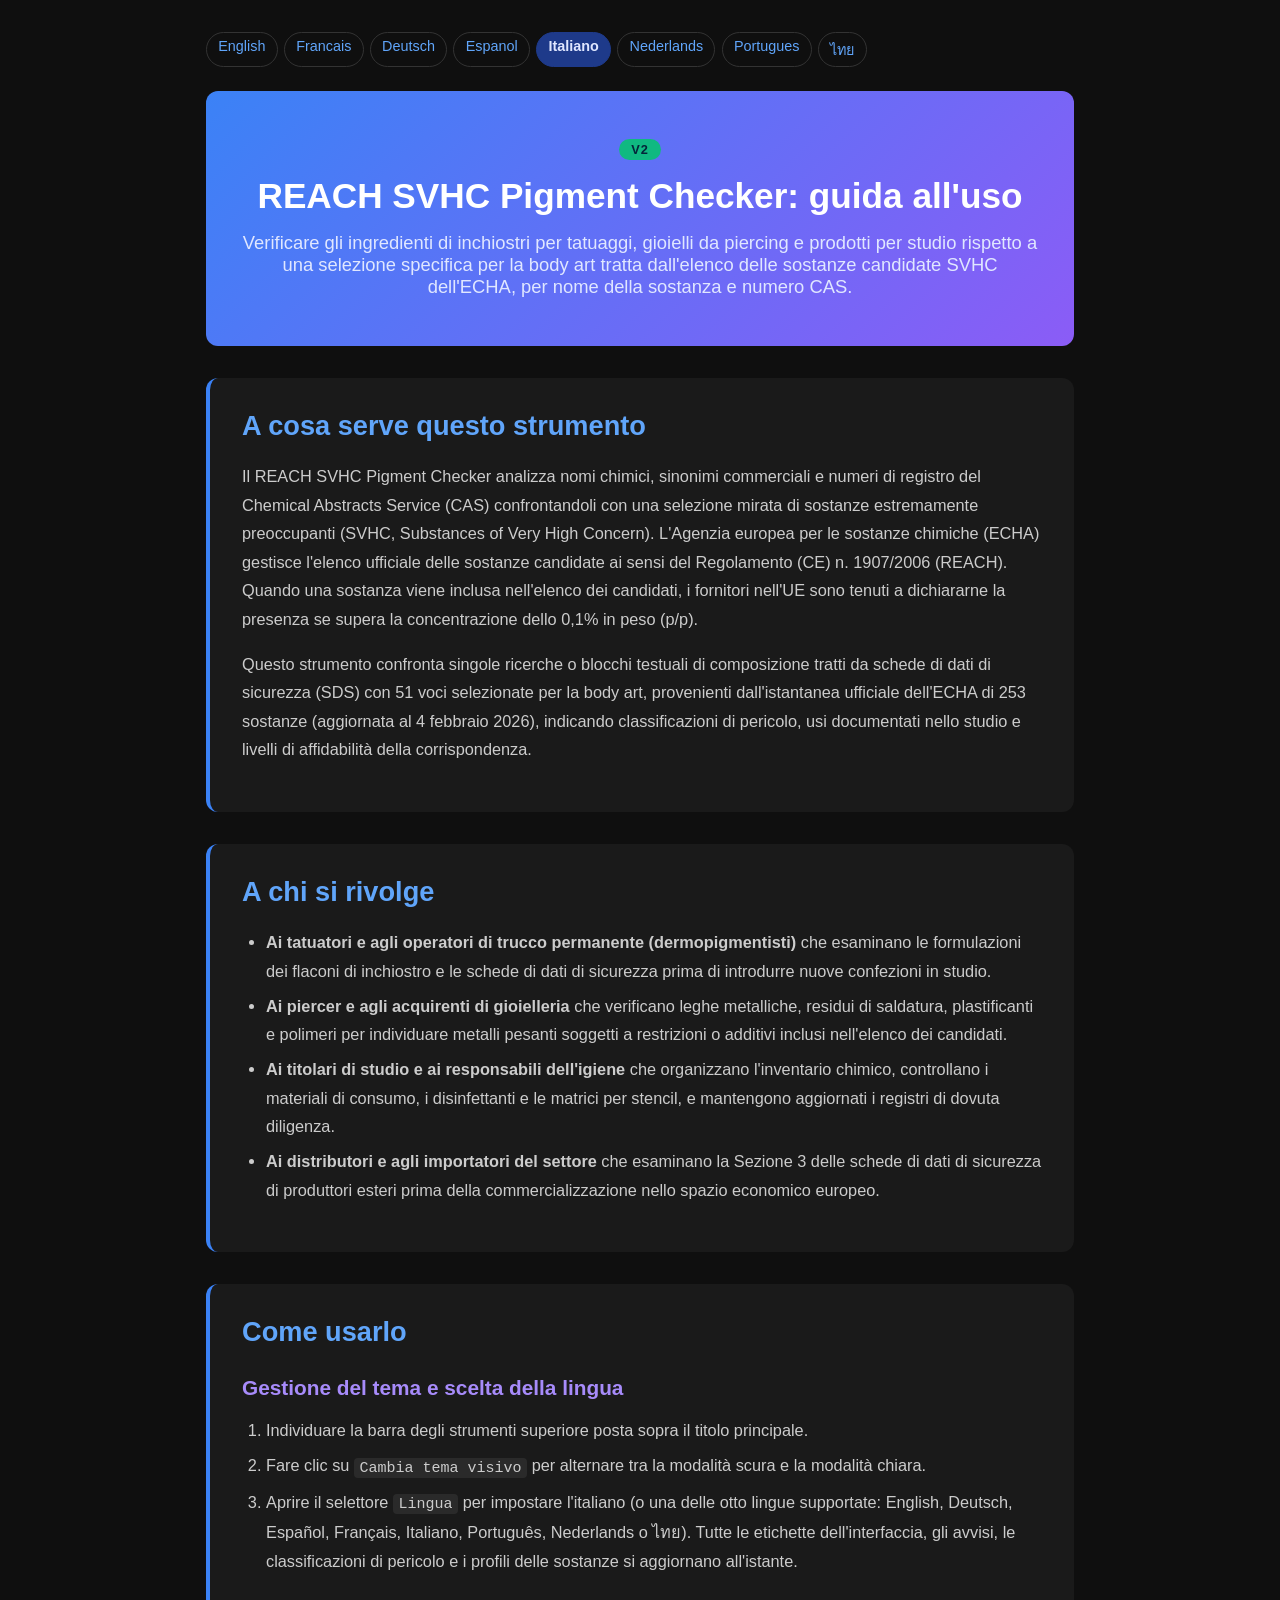
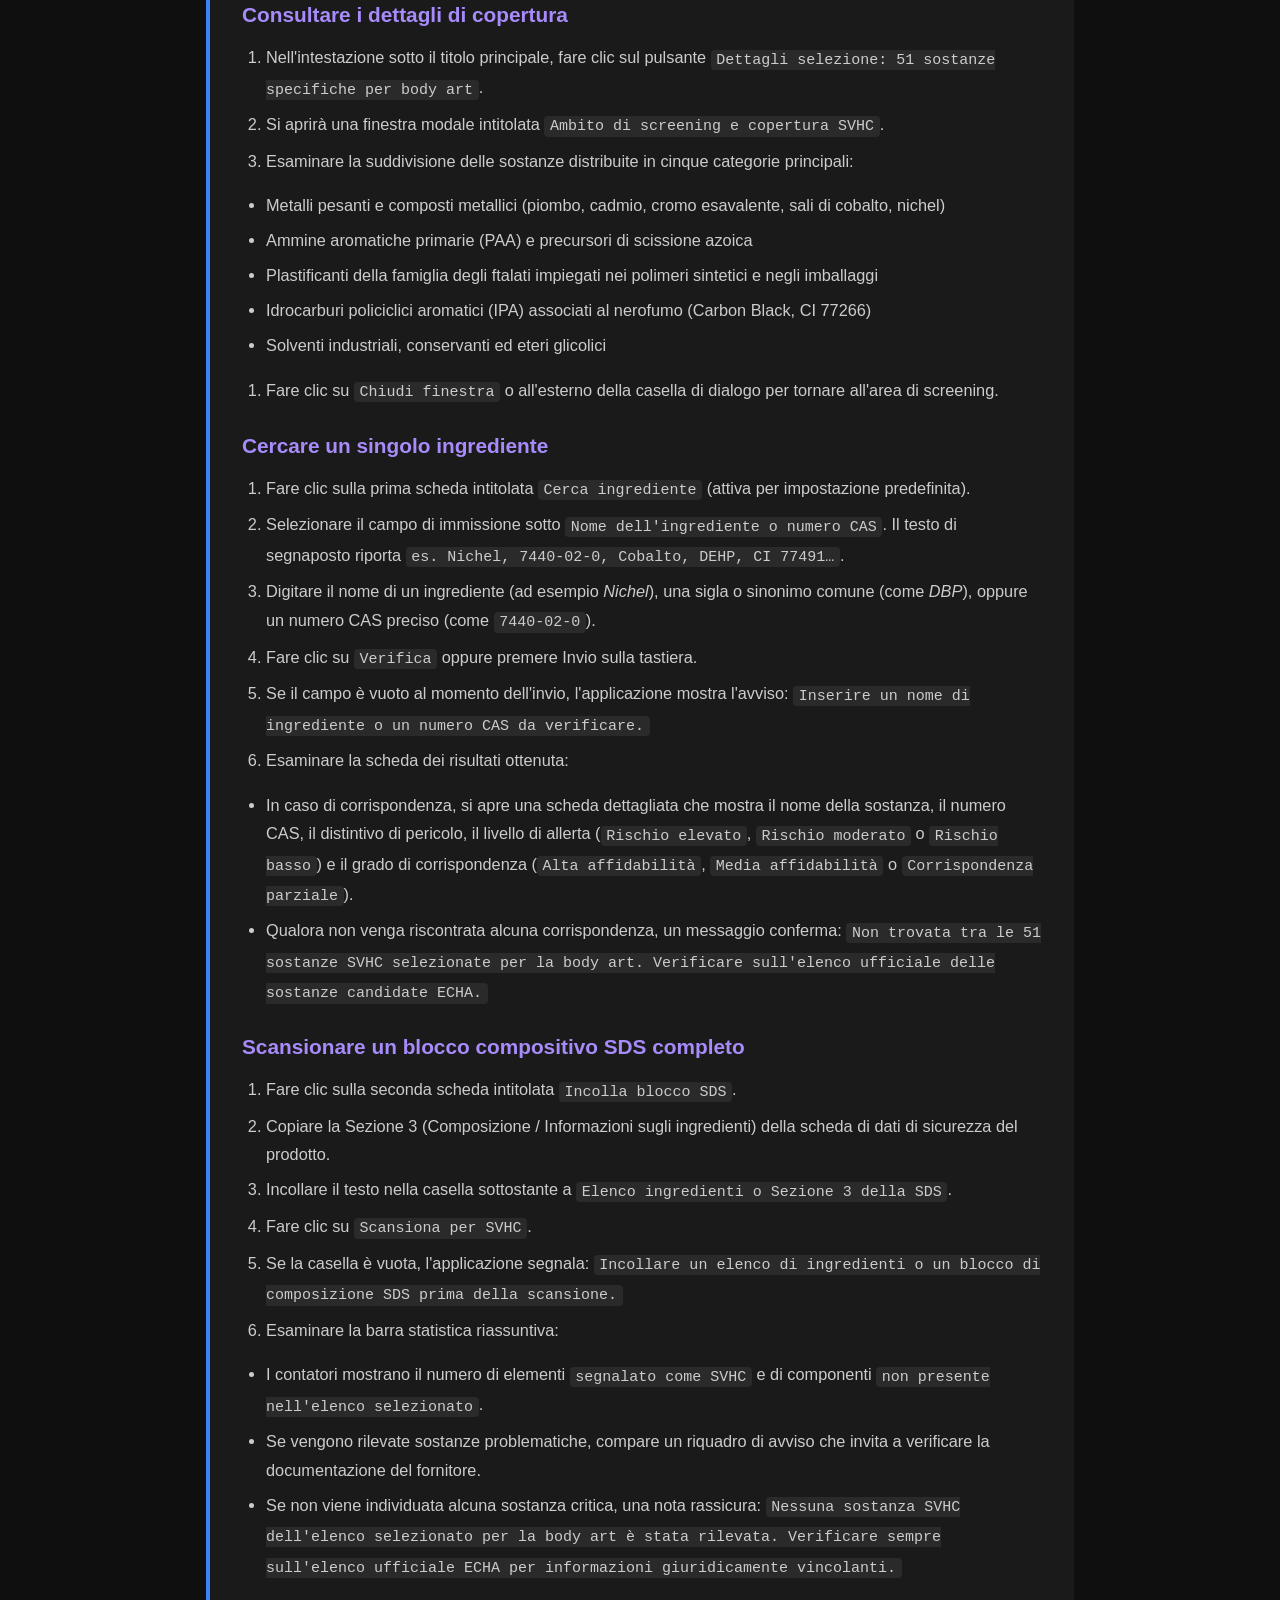
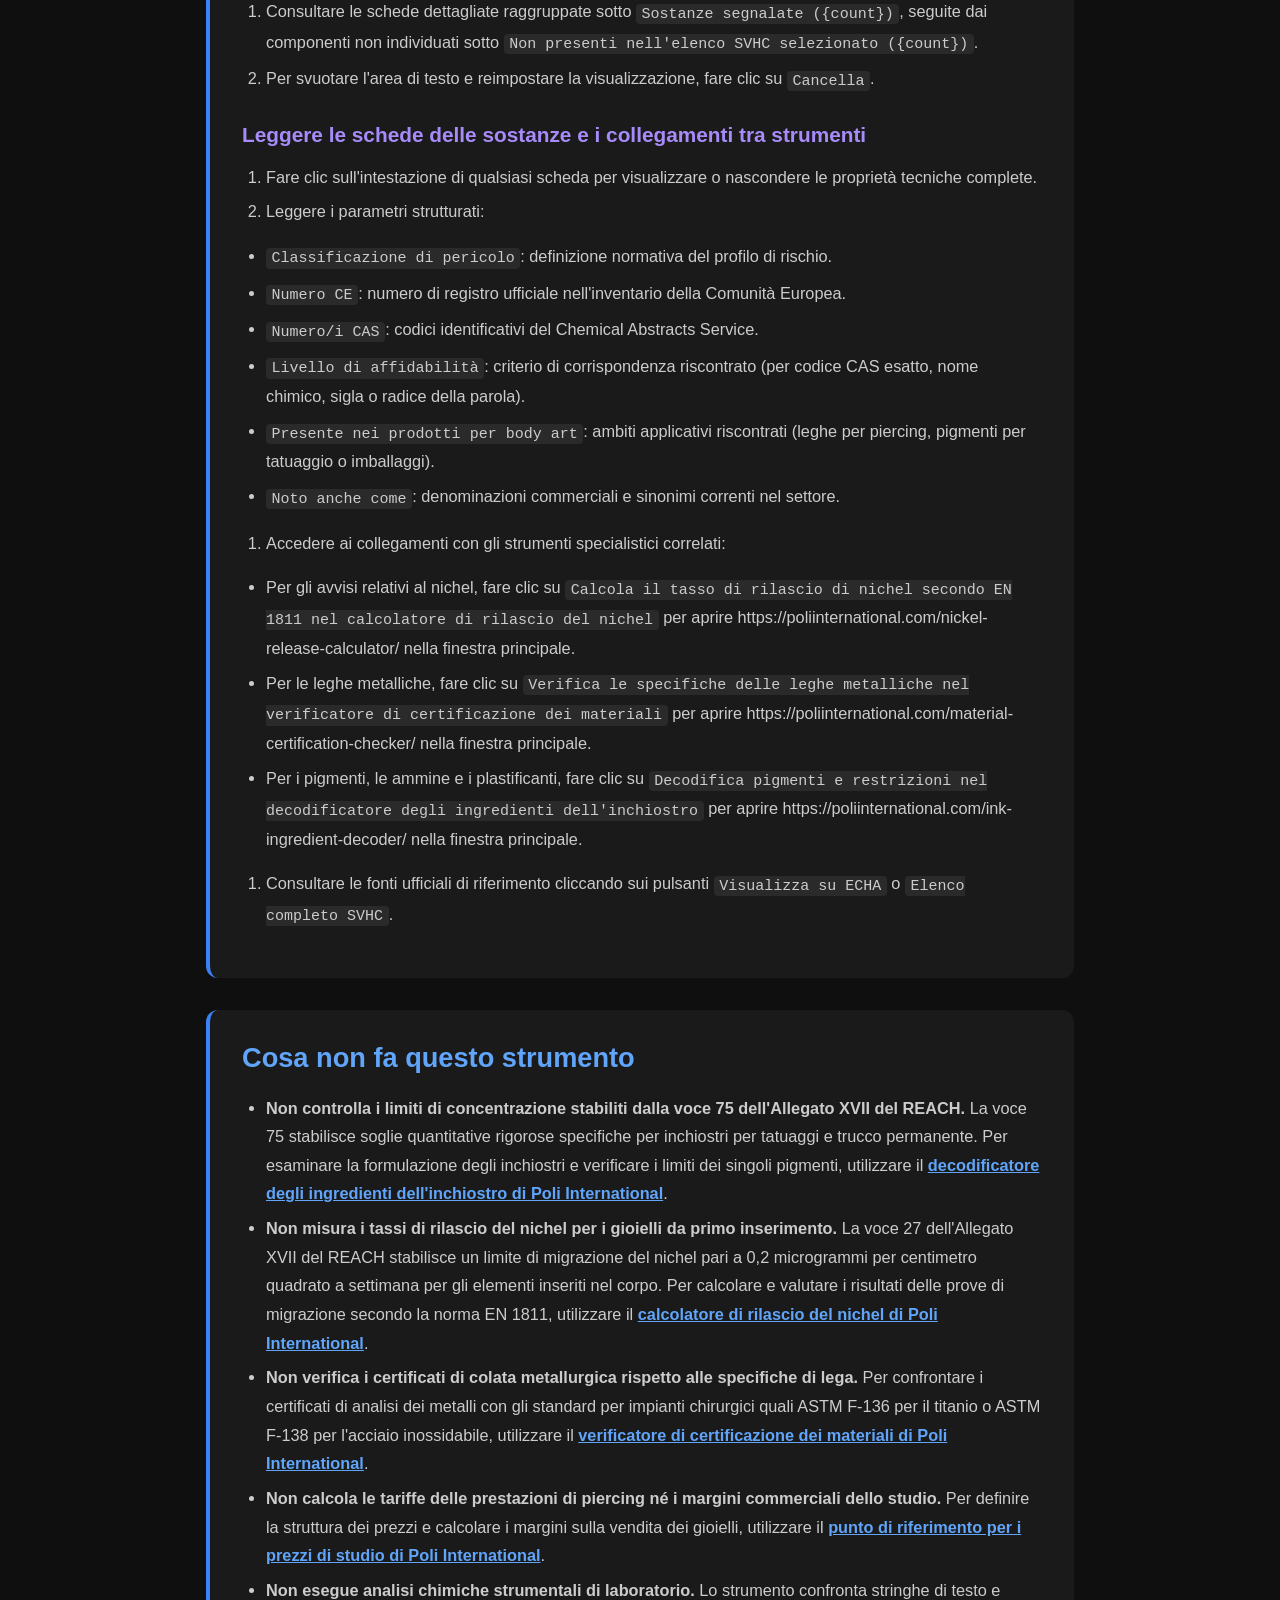
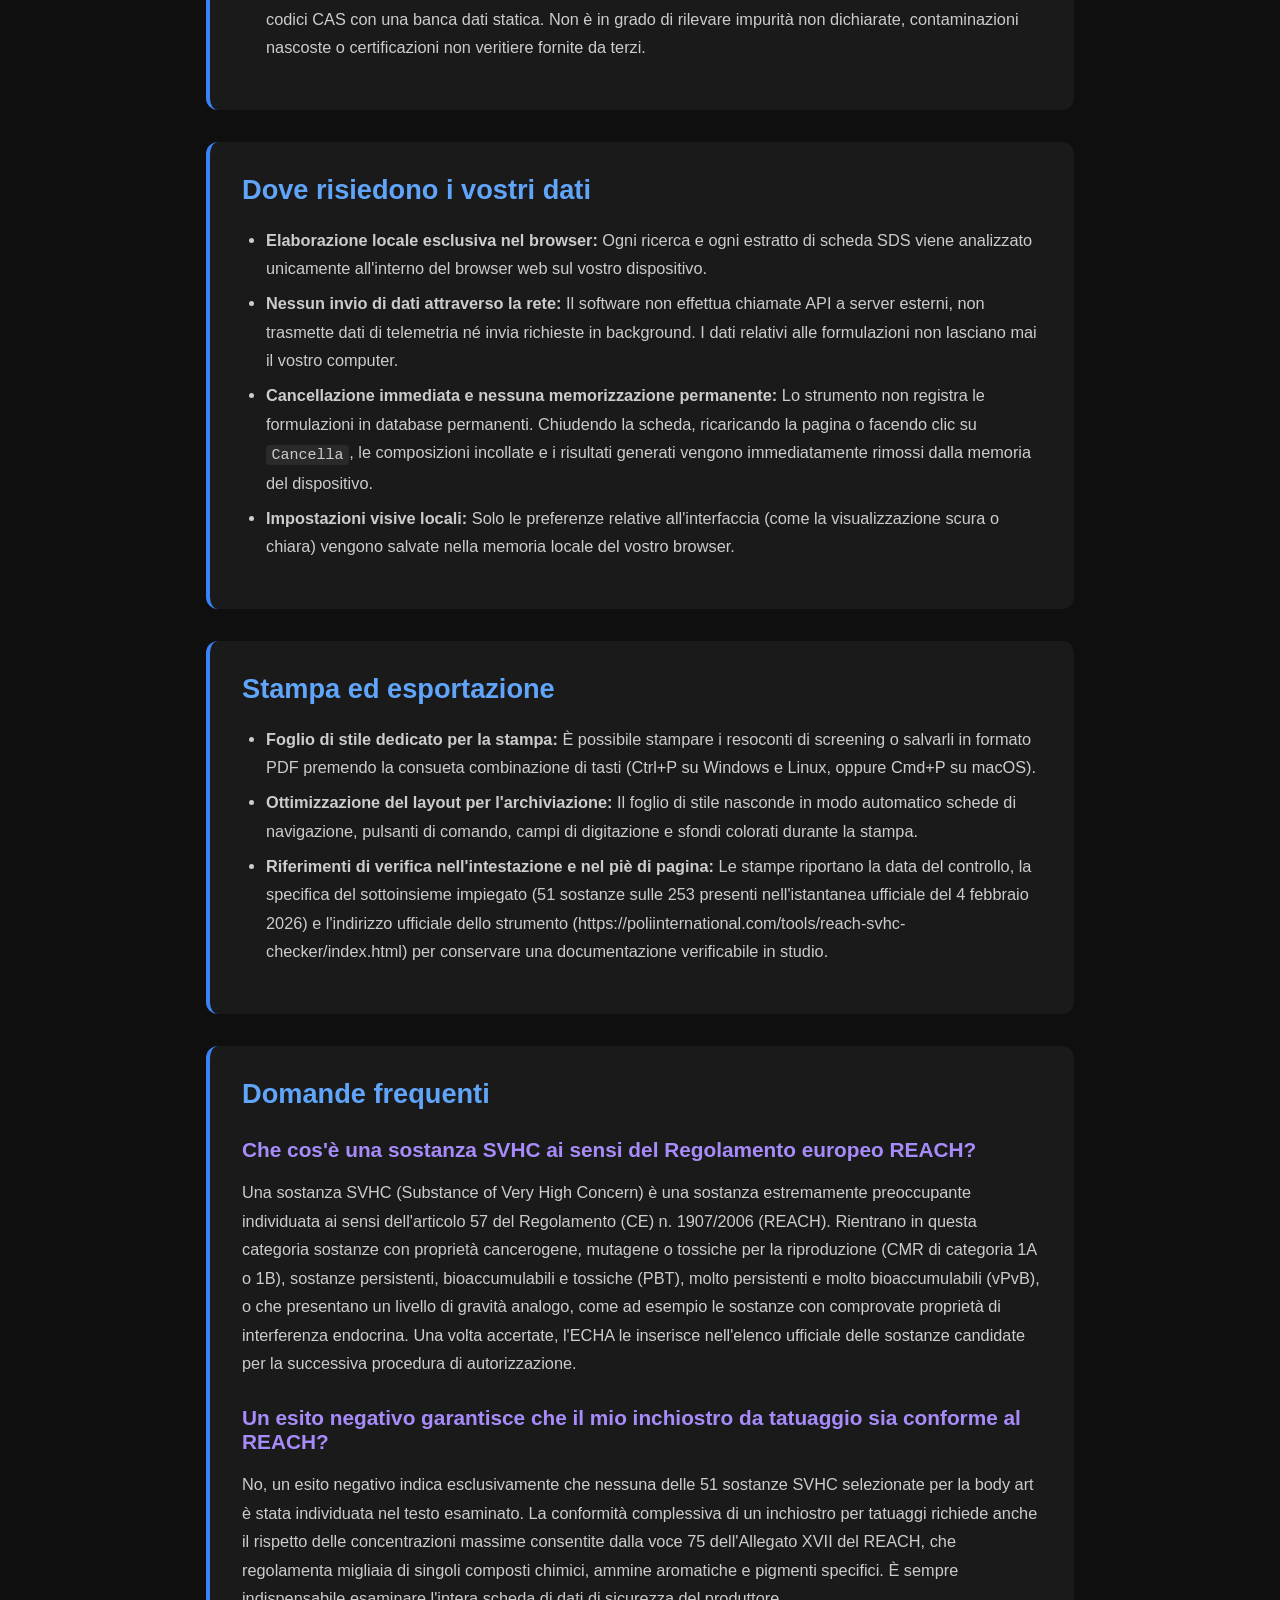
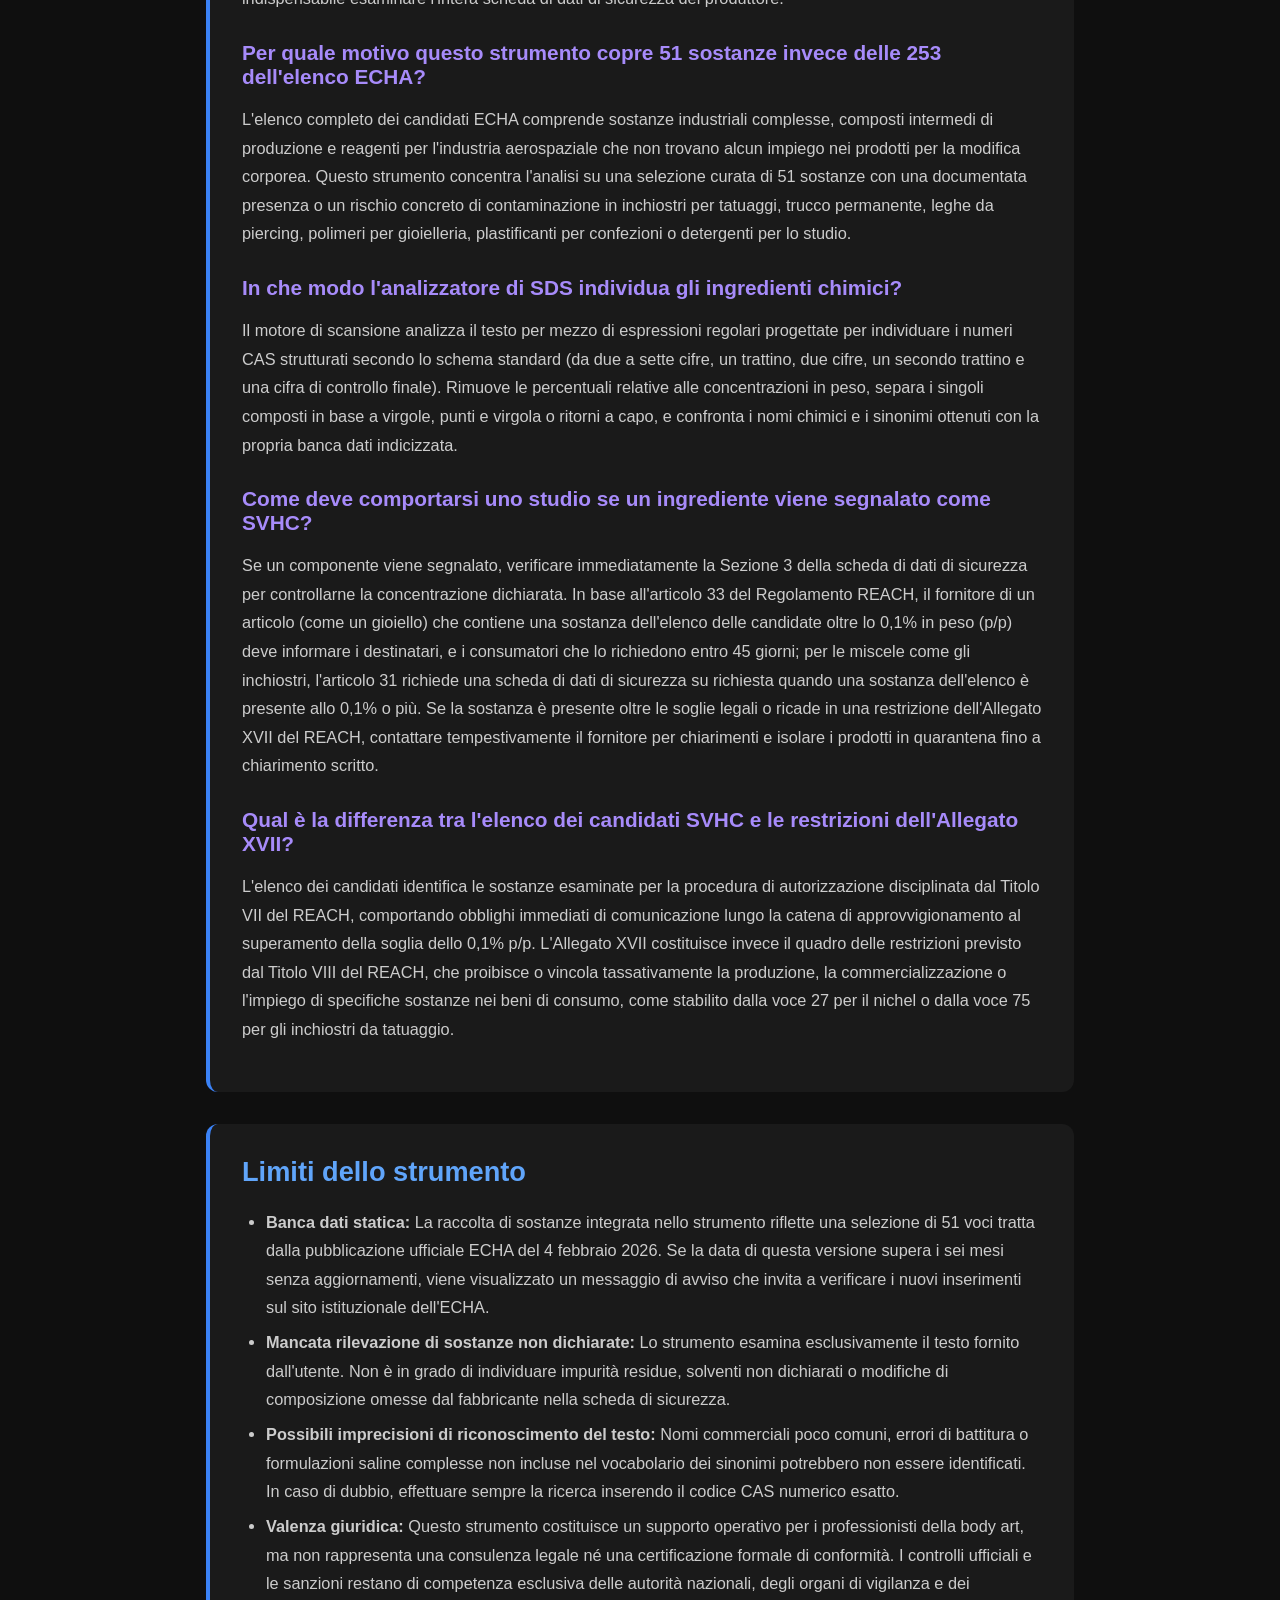
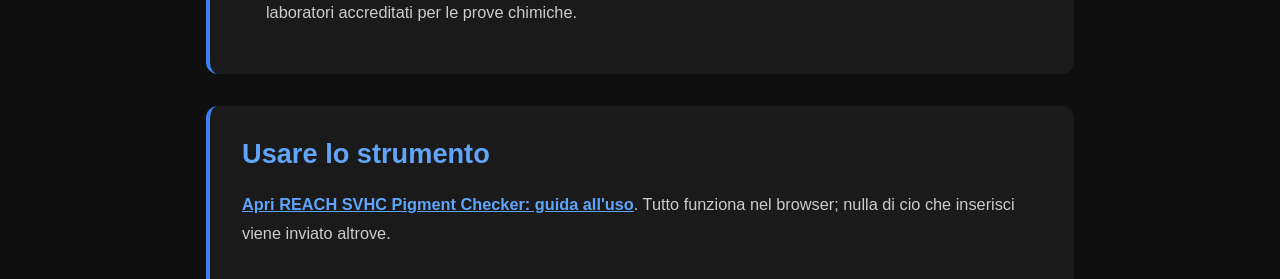
<file: documentation-it.html>
<!DOCTYPE html>
<html lang="it">
<head><meta name="robots" content="noindex,nofollow">
    <meta charset="UTF-8">
    <meta name="viewport" content="width=device-width, initial-scale=1.0">
    <title>REACH SVHC Pigment Checker: guida all'uso Documentazione | Poli International</title>
    <meta name="description" content="Verificare gli ingredienti di inchiostri per tatuaggi, gioielli da piercing e prodotti per studio rispetto a una selezione specifica per la body art tratta dall'elenco delle sostanze candidate SVHC dell'ECHA, per nome della sostanza e numero CAS.">
    <link rel="canonical" href="https://poliinternational.com/reach-svhc-checker/">
    <style>
        body { background: #0f0f0f; color: #fff; font-family: -apple-system, BlinkMacSystemFont, "Segoe UI", Roboto, sans-serif; margin: 0; padding: 0; }
        body.in-iframe .doc-hero h1 { display: none; }
        * { box-sizing: border-box; }
        .entry-content { max-width: 900px; margin: 0 auto; padding: 2rem 1rem; }
        .doc-hero { background: linear-gradient(135deg, #3B82F6, #8B5CF6); padding: 3rem 2rem; text-align: center; border-radius: 0.75rem; margin-bottom: 2rem; }
        .doc-hero h1 { font-size: 2.2rem; margin: 0 0 1rem; font-weight: 700; }
        .doc-hero p { font-size: 1.15rem; color: #E0E7FF; margin: 0; }
        .doc-hero .v2 { display: inline-block; margin-bottom: 1rem; padding: 0.2rem 0.75rem; border-radius: 999px; background: #10B981; color: #04253a; font-weight: 800; font-size: 0.8rem; letter-spacing: 0.08em; }
        .doc-section { margin: 2rem 0; padding: 2rem; background: #1a1a1a; border-radius: 0.75rem; border-left: 4px solid #3B82F6; }
        .doc-section h2 { color: #60A5FA; font-size: 1.7rem; margin: 0 0 1.25rem; font-weight: 600; }
        .doc-section h3 { color: #A78BFA; font-size: 1.3rem; margin: 1.75rem 0 0.75rem; font-weight: 600; }
        .doc-section p, .doc-section li { color: #ccc; line-height: 1.75; font-size: 1.02rem; }
        .doc-section ul, .doc-section ol { padding-left: 1.5rem; }
        .doc-section li { margin: 0.4rem 0; }
        .doc-section code { background: #2a2a2a; padding: 0.1rem 0.35rem; border-radius: 0.25rem; font-size: 0.92em; }
        .doc-section a { color: #60A5FA; font-weight: 600; }
        .highlight-box { background: linear-gradient(135deg, #1E3A8A, #4C1D95); padding: 1.25rem 1.5rem; border-radius: 0.5rem; margin: 1.5rem 0; border-left: 4px solid #10B981; }
        .highlight-box p { color: #E0E7FF; margin: 0; }
        table { width: 100%; border-collapse: collapse; margin: 1.5rem 0; }
        th, td { padding: 0.75rem; text-align: left; border: 1px solid #333; vertical-align: top; }
        th { background: #2a2a2a; color: #60A5FA; }
        td { color: #ccc; }
        .doc-langs { display: flex; flex-wrap: wrap; gap: 0.4rem; margin: 0 0 1.5rem; font-size: 0.9rem; }
        .doc-langs a, .doc-langs span { padding: 0.3rem 0.7rem; border-radius: 999px; border: 1px solid #333; text-decoration: none; }
        .doc-langs a { color: #60A5FA; }
        .doc-langs span { background: #1E3A8A; color: #E0E7FF; border-color: #1E3A8A; font-weight: 700; }
    </style>
</head>
<body>
<script>if (window.self !== window.top) document.body.classList.add('in-iframe');</script>
    <div class="entry-content">
        <nav class="doc-langs" aria-label="Documentation language"><a lang="en" href="documentation.html">English</a><a lang="fr" href="documentation-fr.html">Francais</a><a lang="de" href="documentation-de.html">Deutsch</a><a lang="es" href="documentation-es.html">Espanol</a><span lang="it">Italiano</span><a lang="nl" href="documentation-nl.html">Nederlands</a><a lang="pt" href="documentation-pt.html">Portugues</a><a lang="th" href="documentation-th.html">ไทย</a></nav>
        <div class="doc-hero">
            <span class="v2">V2</span>
            <h1>REACH SVHC Pigment Checker: guida all'uso</h1>
            <p>Verificare gli ingredienti di inchiostri per tatuaggi, gioielli da piercing e prodotti per studio rispetto a una selezione specifica per la body art tratta dall'elenco delle sostanze candidate SVHC dell'ECHA, per nome della sostanza e numero CAS.</p>
        </div>
        <div class="doc-section">
        <h2>A cosa serve questo strumento</h2>
        <p>Il REACH SVHC Pigment Checker analizza nomi chimici, sinonimi commerciali e numeri di registro del Chemical Abstracts Service (CAS) confrontandoli con una selezione mirata di sostanze estremamente preoccupanti (SVHC, Substances of Very High Concern). L'Agenzia europea per le sostanze chimiche (ECHA) gestisce l'elenco ufficiale delle sostanze candidate ai sensi del Regolamento (CE) n. 1907/2006 (REACH). Quando una sostanza viene inclusa nell'elenco dei candidati, i fornitori nell'UE sono tenuti a dichiararne la presenza se supera la concentrazione dello 0,1% in peso (p/p).</p>
        <p>Questo strumento confronta singole ricerche o blocchi testuali di composizione tratti da schede di dati di sicurezza (SDS) con 51 voci selezionate per la body art, provenienti dall'istantanea ufficiale dell'ECHA di 253 sostanze (aggiornata al 4 febbraio 2026), indicando classificazioni di pericolo, usi documentati nello studio e livelli di affidabilità della corrispondenza.</p>
        </div>
        <div class="doc-section">
        <h2>A chi si rivolge</h2>
        <ul>
        <li><strong>Ai tatuatori e agli operatori di trucco permanente (dermopigmentisti)</strong> che esaminano le formulazioni dei flaconi di inchiostro e le schede di dati di sicurezza prima di introdurre nuove confezioni in studio.</li>
        <li><strong>Ai piercer e agli acquirenti di gioielleria</strong> che verificano leghe metalliche, residui di saldatura, plastificanti e polimeri per individuare metalli pesanti soggetti a restrizioni o additivi inclusi nell'elenco dei candidati.</li>
        <li><strong>Ai titolari di studio e ai responsabili dell'igiene</strong> che organizzano l'inventario chimico, controllano i materiali di consumo, i disinfettanti e le matrici per stencil, e mantengono aggiornati i registri di dovuta diligenza.</li>
        <li><strong>Ai distributori e agli importatori del settore</strong> che esaminano la Sezione 3 delle schede di dati di sicurezza di produttori esteri prima della commercializzazione nello spazio economico europeo.</li>
        </ul>
        </div>
        <div class="doc-section">
        <h2>Come usarlo</h2>
        <h3>Gestione del tema e scelta della lingua</h3>
        <ol>
        <li>Individuare la barra degli strumenti superiore posta sopra il titolo principale.</li>
        <li>Fare clic su <code>Cambia tema visivo</code> per alternare tra la modalità scura e la modalità chiara.</li>
        <li>Aprire il selettore <code>Lingua</code> per impostare l'italiano (o una delle otto lingue supportate: English, Deutsch, Español, Français, Italiano, Português, Nederlands o ไทย). Tutte le etichette dell'interfaccia, gli avvisi, le classificazioni di pericolo e i profili delle sostanze si aggiornano all'istante.</li>
        </ol>
        <h3>Consultare i dettagli di copertura</h3>
        <ol>
        <li>Nell'intestazione sotto il titolo principale, fare clic sul pulsante <code>Dettagli selezione: 51 sostanze specifiche per body art</code>.</li>
        <li>Si aprirà una finestra modale intitolata <code>Ambito di screening e copertura SVHC</code>.</li>
        <li>Esaminare la suddivisione delle sostanze distribuite in cinque categorie principali:</li>
        </ol>
        <ul>
        <li>Metalli pesanti e composti metallici (piombo, cadmio, cromo esavalente, sali di cobalto, nichel)</li>
        <li>Ammine aromatiche primarie (PAA) e precursori di scissione azoica</li>
        <li>Plastificanti della famiglia degli ftalati impiegati nei polimeri sintetici e negli imballaggi</li>
        <li>Idrocarburi policiclici aromatici (IPA) associati al nerofumo (Carbon Black, CI 77266)</li>
        <li>Solventi industriali, conservanti ed eteri glicolici</li>
        </ul>
        <ol>
        <li>Fare clic su <code>Chiudi finestra</code> o all'esterno della casella di dialogo per tornare all'area di screening.</li>
        </ol>
        <h3>Cercare un singolo ingrediente</h3>
        <ol>
        <li>Fare clic sulla prima scheda intitolata <code>Cerca ingrediente</code> (attiva per impostazione predefinita).</li>
        <li>Selezionare il campo di immissione sotto <code>Nome dell'ingrediente o numero CAS</code>. Il testo di segnaposto riporta <code>es. Nichel, 7440-02-0, Cobalto, DEHP, CI 77491…</code>.</li>
        <li>Digitare il nome di un ingrediente (ad esempio <em>Nichel</em>), una sigla o sinonimo comune (come <em>DBP</em>), oppure un numero CAS preciso (come <code>7440-02-0</code>).</li>
        <li>Fare clic su <code>Verifica</code> oppure premere Invio sulla tastiera.</li>
        <li>Se il campo è vuoto al momento dell'invio, l'applicazione mostra l'avviso: <code>Inserire un nome di ingrediente o un numero CAS da verificare.</code></li>
        <li>Esaminare la scheda dei risultati ottenuta:</li>
        </ol>
        <ul>
        <li>In caso di corrispondenza, si apre una scheda dettagliata che mostra il nome della sostanza, il numero CAS, il distintivo di pericolo, il livello di allerta (<code>Rischio elevato</code>, <code>Rischio moderato</code> o <code>Rischio basso</code>) e il grado di corrispondenza (<code>Alta affidabilità</code>, <code>Media affidabilità</code> o <code>Corrispondenza parziale</code>).</li>
        <li>Qualora non venga riscontrata alcuna corrispondenza, un messaggio conferma: <code>Non trovata tra le 51 sostanze SVHC selezionate per la body art. Verificare sull'elenco ufficiale delle sostanze candidate ECHA.</code></li>
        </ul>
        <h3>Scansionare un blocco compositivo SDS completo</h3>
        <ol>
        <li>Fare clic sulla seconda scheda intitolata <code>Incolla blocco SDS</code>.</li>
        <li>Copiare la Sezione 3 (Composizione / Informazioni sugli ingredienti) della scheda di dati di sicurezza del prodotto.</li>
        <li>Incollare il testo nella casella sottostante a <code>Elenco ingredienti o Sezione 3 della SDS</code>.</li>
        <li>Fare clic su <code>Scansiona per SVHC</code>.</li>
        <li>Se la casella è vuota, l'applicazione segnala: <code>Incollare un elenco di ingredienti o un blocco di composizione SDS prima della scansione.</code></li>
        <li>Esaminare la barra statistica riassuntiva:</li>
        </ol>
        <ul>
        <li>I contatori mostrano il numero di elementi <code>segnalato come SVHC</code> e di componenti <code>non presente nell'elenco selezionato</code>.</li>
        <li>Se vengono rilevate sostanze problematiche, compare un riquadro di avviso che invita a verificare la documentazione del fornitore.</li>
        <li>Se non viene individuata alcuna sostanza critica, una nota rassicura: <code>Nessuna sostanza SVHC dell'elenco selezionato per la body art è stata rilevata. Verificare sempre sull'elenco ufficiale ECHA per informazioni giuridicamente vincolanti.</code></li>
        </ul>
        <ol>
        <li>Consultare le schede dettagliate raggruppate sotto <code>Sostanze segnalate ({count})</code>, seguite dai componenti non individuati sotto <code>Non presenti nell'elenco SVHC selezionato ({count})</code>.</li>
        <li>Per svuotare l'area di testo e reimpostare la visualizzazione, fare clic su <code>Cancella</code>.</li>
        </ol>
        <h3>Leggere le schede delle sostanze e i collegamenti tra strumenti</h3>
        <ol>
        <li>Fare clic sull'intestazione di qualsiasi scheda per visualizzare o nascondere le proprietà tecniche complete.</li>
        <li>Leggere i parametri strutturati:</li>
        </ol>
        <ul>
        <li><code>Classificazione di pericolo</code>: definizione normativa del profilo di rischio.</li>
        <li><code>Numero CE</code>: numero di registro ufficiale nell'inventario della Comunità Europea.</li>
        <li><code>Numero/i CAS</code>: codici identificativi del Chemical Abstracts Service.</li>
        <li><code>Livello di affidabilità</code>: criterio di corrispondenza riscontrato (per codice CAS esatto, nome chimico, sigla o radice della parola).</li>
        <li><code>Presente nei prodotti per body art</code>: ambiti applicativi riscontrati (leghe per piercing, pigmenti per tatuaggio o imballaggi).</li>
        <li><code>Noto anche come</code>: denominazioni commerciali e sinonimi correnti nel settore.</li>
        </ul>
        <ol>
        <li>Accedere ai collegamenti con gli strumenti specialistici correlati:</li>
        </ol>
        <ul>
        <li>Per gli avvisi relativi al nichel, fare clic su <code>Calcola il tasso di rilascio di nichel secondo EN 1811 nel calcolatore di rilascio del nichel</code> per aprire https://poliinternational.com/nickel-release-calculator/ nella finestra principale.</li>
        <li>Per le leghe metalliche, fare clic su <code>Verifica le specifiche delle leghe metalliche nel verificatore di certificazione dei materiali</code> per aprire https://poliinternational.com/material-certification-checker/ nella finestra principale.</li>
        <li>Per i pigmenti, le ammine e i plastificanti, fare clic su <code>Decodifica pigmenti e restrizioni nel decodificatore degli ingredienti dell'inchiostro</code> per aprire https://poliinternational.com/ink-ingredient-decoder/ nella finestra principale.</li>
        </ul>
        <ol>
        <li>Consultare le fonti ufficiali di riferimento cliccando sui pulsanti <code>Visualizza su ECHA</code> o <code>Elenco completo SVHC</code>.</li>
        </ol>
        </div>
        <div class="doc-section">
        <h2>Cosa non fa questo strumento</h2>
        <ul>
        <li><strong>Non controlla i limiti di concentrazione stabiliti dalla voce 75 dell'Allegato XVII del REACH.</strong> La voce 75 stabilisce soglie quantitative rigorose specifiche per inchiostri per tatuaggi e trucco permanente. Per esaminare la formulazione degli inchiostri e verificare i limiti dei singoli pigmenti, utilizzare il <a href="https://poliinternational.com/ink-ingredient-decoder/" target="_top">decodificatore degli ingredienti dell'inchiostro di Poli International</a>.</li>
        <li><strong>Non misura i tassi di rilascio del nichel per i gioielli da primo inserimento.</strong> La voce 27 dell'Allegato XVII del REACH stabilisce un limite di migrazione del nichel pari a 0,2 microgrammi per centimetro quadrato a settimana per gli elementi inseriti nel corpo. Per calcolare e valutare i risultati delle prove di migrazione secondo la norma EN 1811, utilizzare il <a href="https://poliinternational.com/nickel-release-calculator/" target="_top">calcolatore di rilascio del nichel di Poli International</a>.</li>
        <li><strong>Non verifica i certificati di colata metallurgica rispetto alle specifiche di lega.</strong> Per confrontare i certificati di analisi dei metalli con gli standard per impianti chirurgici quali ASTM F-136 per il titanio o ASTM F-138 per l'acciaio inossidabile, utilizzare il <a href="https://poliinternational.com/material-certification-checker/" target="_top">verificatore di certificazione dei materiali di Poli International</a>.</li>
        <li><strong>Non calcola le tariffe delle prestazioni di piercing né i margini commerciali dello studio.</strong> Per definire la struttura dei prezzi e calcolare i margini sulla vendita dei gioielli, utilizzare il <a href="https://poliinternational.com/studio-pricing-benchmark/" target="_top">punto di riferimento per i prezzi di studio di Poli International</a>.</li>
        <li><strong>Non esegue analisi chimiche strumentali di laboratorio.</strong> Lo strumento confronta stringhe di testo e codici CAS con una banca dati statica. Non è in grado di rilevare impurità non dichiarate, contaminazioni nascoste o certificazioni non veritiere fornite da terzi.</li>
        </ul>
        </div>
        <div class="doc-section">
        <h2>Dove risiedono i vostri dati</h2>
        <ul>
        <li><strong>Elaborazione locale esclusiva nel browser:</strong> Ogni ricerca e ogni estratto di scheda SDS viene analizzato unicamente all'interno del browser web sul vostro dispositivo.</li>
        <li><strong>Nessun invio di dati attraverso la rete:</strong> Il software non effettua chiamate API a server esterni, non trasmette dati di telemetria né invia richieste in background. I dati relativi alle formulazioni non lasciano mai il vostro computer.</li>
        <li><strong>Cancellazione immediata e nessuna memorizzazione permanente:</strong> Lo strumento non registra le formulazioni in database permanenti. Chiudendo la scheda, ricaricando la pagina o facendo clic su <code>Cancella</code>, le composizioni incollate e i risultati generati vengono immediatamente rimossi dalla memoria del dispositivo.</li>
        <li><strong>Impostazioni visive locali:</strong> Solo le preferenze relative all'interfaccia (come la visualizzazione scura o chiara) vengono salvate nella memoria locale del vostro browser.</li>
        </ul>
        </div>
        <div class="doc-section">
        <h2>Stampa ed esportazione</h2>
        <ul>
        <li><strong>Foglio di stile dedicato per la stampa:</strong> È possibile stampare i resoconti di screening o salvarli in formato PDF premendo la consueta combinazione di tasti (Ctrl+P su Windows e Linux, oppure Cmd+P su macOS).</li>
        <li><strong>Ottimizzazione del layout per l'archiviazione:</strong> Il foglio di stile nasconde in modo automatico schede di navigazione, pulsanti di comando, campi di digitazione e sfondi colorati durante la stampa.</li>
        <li><strong>Riferimenti di verifica nell'intestazione e nel piè di pagina:</strong> Le stampe riportano la data del controllo, la specifica del sottoinsieme impiegato (51 sostanze sulle 253 presenti nell'istantanea ufficiale del 4 febbraio 2026) e l'indirizzo ufficiale dello strumento (https://poliinternational.com/tools/reach-svhc-checker/index.html) per conservare una documentazione verificabile in studio.</li>
        </ul>
        </div>
        <div class="doc-section">
        <h2>Domande frequenti</h2>
        <h3>Che cos'è una sostanza SVHC ai sensi del Regolamento europeo REACH?</h3>
        <p>Una sostanza SVHC (Substance of Very High Concern) è una sostanza estremamente preoccupante individuata ai sensi dell'articolo 57 del Regolamento (CE) n. 1907/2006 (REACH). Rientrano in questa categoria sostanze con proprietà cancerogene, mutagene o tossiche per la riproduzione (CMR di categoria 1A o 1B), sostanze persistenti, bioaccumulabili e tossiche (PBT), molto persistenti e molto bioaccumulabili (vPvB), o che presentano un livello di gravità analogo, come ad esempio le sostanze con comprovate proprietà di interferenza endocrina. Una volta accertate, l'ECHA le inserisce nell'elenco ufficiale delle sostanze candidate per la successiva procedura di autorizzazione.</p>
        <h3>Un esito negativo garantisce che il mio inchiostro da tatuaggio sia conforme al REACH?</h3>
        <p>No, un esito negativo indica esclusivamente che nessuna delle 51 sostanze SVHC selezionate per la body art è stata individuata nel testo esaminato. La conformità complessiva di un inchiostro per tatuaggi richiede anche il rispetto delle concentrazioni massime consentite dalla voce 75 dell'Allegato XVII del REACH, che regolamenta migliaia di singoli composti chimici, ammine aromatiche e pigmenti specifici. È sempre indispensabile esaminare l'intera scheda di dati di sicurezza del produttore.</p>
        <h3>Per quale motivo questo strumento copre 51 sostanze invece delle 253 dell'elenco ECHA?</h3>
        <p>L'elenco completo dei candidati ECHA comprende sostanze industriali complesse, composti intermedi di produzione e reagenti per l'industria aerospaziale che non trovano alcun impiego nei prodotti per la modifica corporea. Questo strumento concentra l'analisi su una selezione curata di 51 sostanze con una documentata presenza o un rischio concreto di contaminazione in inchiostri per tatuaggi, trucco permanente, leghe da piercing, polimeri per gioielleria, plastificanti per confezioni o detergenti per lo studio.</p>
        <h3>In che modo l'analizzatore di SDS individua gli ingredienti chimici?</h3>
        <p>Il motore di scansione analizza il testo per mezzo di espressioni regolari progettate per individuare i numeri CAS strutturati secondo lo schema standard (da due a sette cifre, un trattino, due cifre, un secondo trattino e una cifra di controllo finale). Rimuove le percentuali relative alle concentrazioni in peso, separa i singoli composti in base a virgole, punti e virgola o ritorni a capo, e confronta i nomi chimici e i sinonimi ottenuti con la propria banca dati indicizzata.</p>
        <h3>Come deve comportarsi uno studio se un ingrediente viene segnalato come SVHC?</h3>
        <p>Se un componente viene segnalato, verificare immediatamente la Sezione 3 della scheda di dati di sicurezza per controllarne la concentrazione dichiarata. In base all'articolo 33 del Regolamento REACH, il fornitore di un articolo (come un gioiello) che contiene una sostanza dell'elenco delle candidate oltre lo 0,1% in peso (p/p) deve informare i destinatari, e i consumatori che lo richiedono entro 45 giorni; per le miscele come gli inchiostri, l'articolo 31 richiede una scheda di dati di sicurezza su richiesta quando una sostanza dell'elenco è presente allo 0,1% o più. Se la sostanza è presente oltre le soglie legali o ricade in una restrizione dell'Allegato XVII del REACH, contattare tempestivamente il fornitore per chiarimenti e isolare i prodotti in quarantena fino a chiarimento scritto.</p>
        <h3>Qual è la differenza tra l'elenco dei candidati SVHC e le restrizioni dell'Allegato XVII?</h3>
        <p>L'elenco dei candidati identifica le sostanze esaminate per la procedura di autorizzazione disciplinata dal Titolo VII del REACH, comportando obblighi immediati di comunicazione lungo la catena di approvvigionamento al superamento della soglia dello 0,1% p/p. L'Allegato XVII costituisce invece il quadro delle restrizioni previsto dal Titolo VIII del REACH, che proibisce o vincola tassativamente la produzione, la commercializzazione o l'impiego di specifiche sostanze nei beni di consumo, come stabilito dalla voce 27 per il nichel o dalla voce 75 per gli inchiostri da tatuaggio.</p>
        </div>
        <div class="doc-section">
        <h2>Limiti dello strumento</h2>
        <ul>
        <li><strong>Banca dati statica:</strong> La raccolta di sostanze integrata nello strumento riflette una selezione di 51 voci tratta dalla pubblicazione ufficiale ECHA del 4 febbraio 2026. Se la data di questa versione supera i sei mesi senza aggiornamenti, viene visualizzato un messaggio di avviso che invita a verificare i nuovi inserimenti sul sito istituzionale dell'ECHA.</li>
        <li><strong>Mancata rilevazione di sostanze non dichiarate:</strong> Lo strumento esamina esclusivamente il testo fornito dall'utente. Non è in grado di individuare impurità residue, solventi non dichiarati o modifiche di composizione omesse dal fabbricante nella scheda di sicurezza.</li>
        <li><strong>Possibili imprecisioni di riconoscimento del testo:</strong> Nomi commerciali poco comuni, errori di battitura o formulazioni saline complesse non incluse nel vocabolario dei sinonimi potrebbero non essere identificati. In caso di dubbio, effettuare sempre la ricerca inserendo il codice CAS numerico esatto.</li>
        <li><strong>Valenza giuridica:</strong> Questo strumento costituisce un supporto operativo per i professionisti della body art, ma non rappresenta una consulenza legale né una certificazione formale di conformità. I controlli ufficiali e le sanzioni restano di competenza esclusiva delle autorità nazionali, degli organi di vigilanza e dei laboratori accreditati per le prove chimiche.</li>
        </ul>
        </div>
        <div class="doc-section">
            <h2>Usare lo strumento</h2>
            <p><a href="https://poliinternational.com/reach-svhc-checker/" target="_top">Apri REACH SVHC Pigment Checker: guida all'uso</a>. Tutto funziona nel browser; nulla di cio che inserisci viene inviato altrove.</p>
        </div>
    </div>
</body>
</html>
</file>
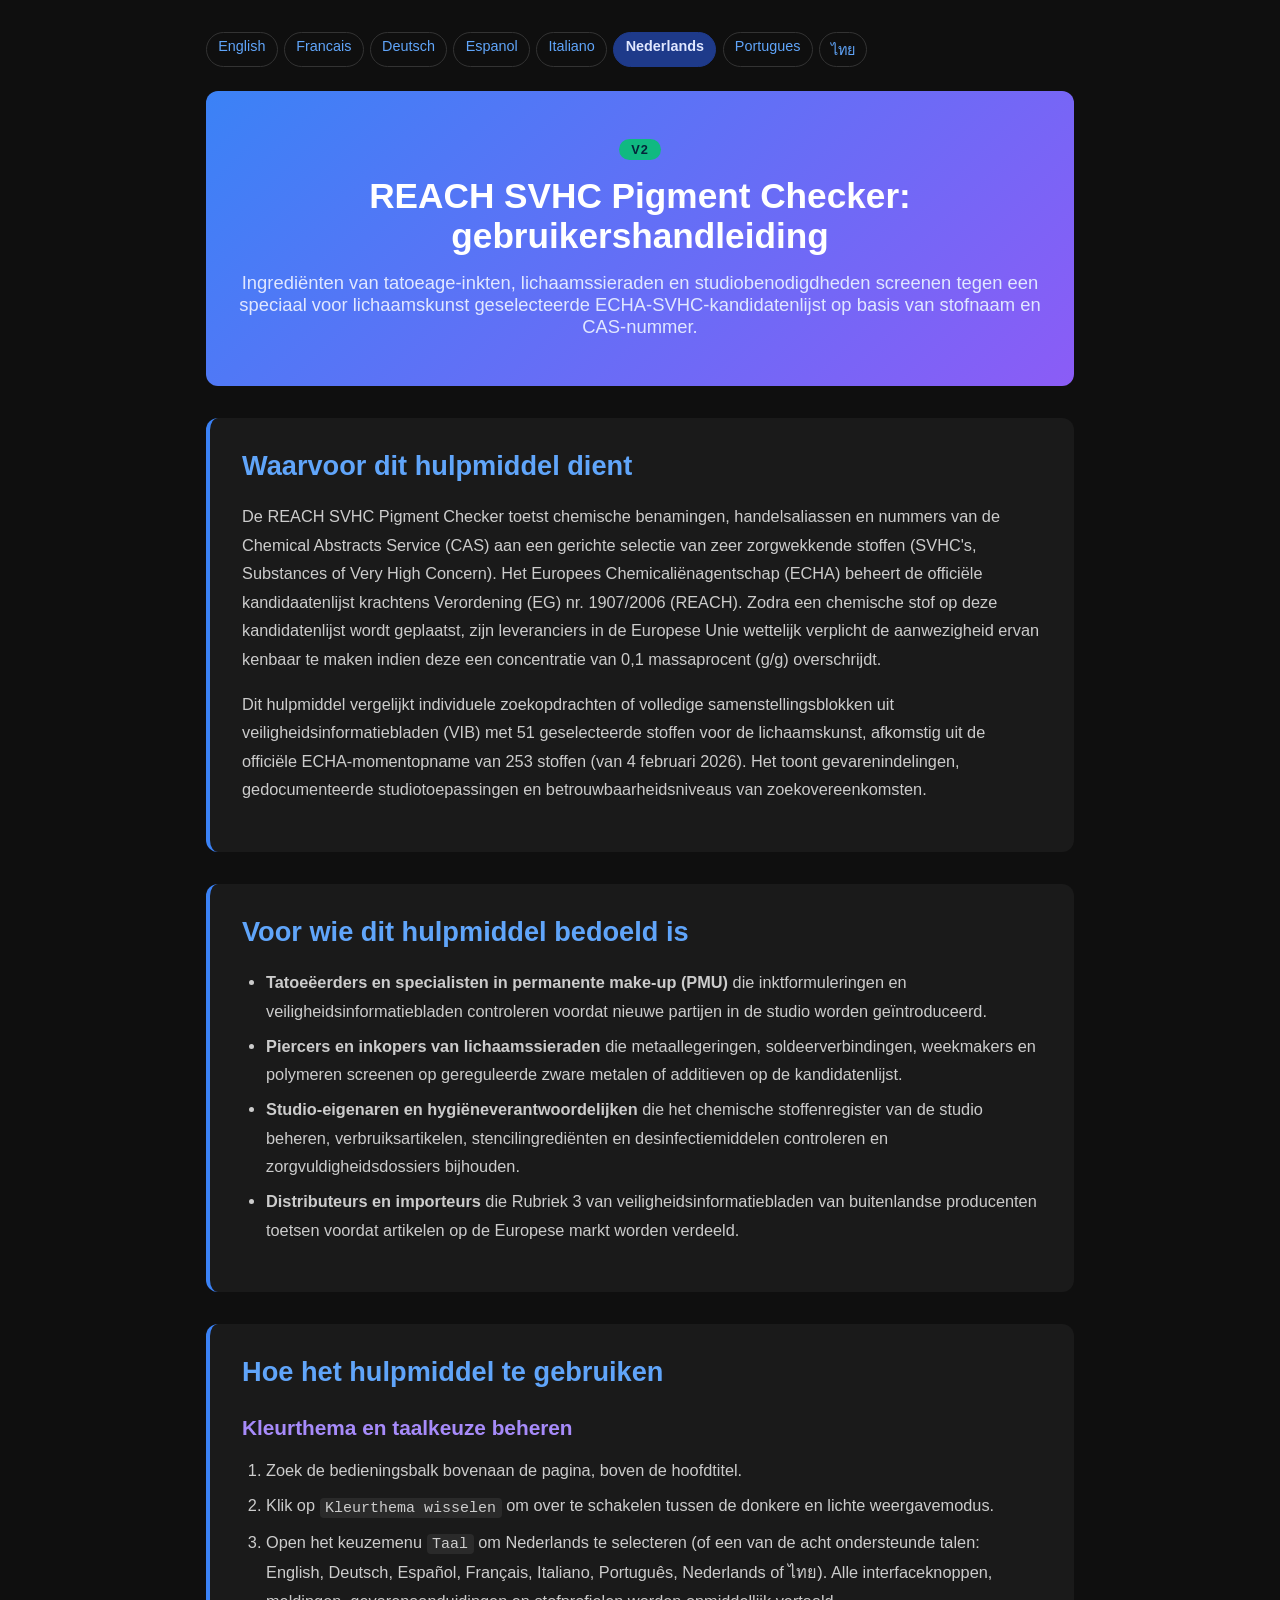
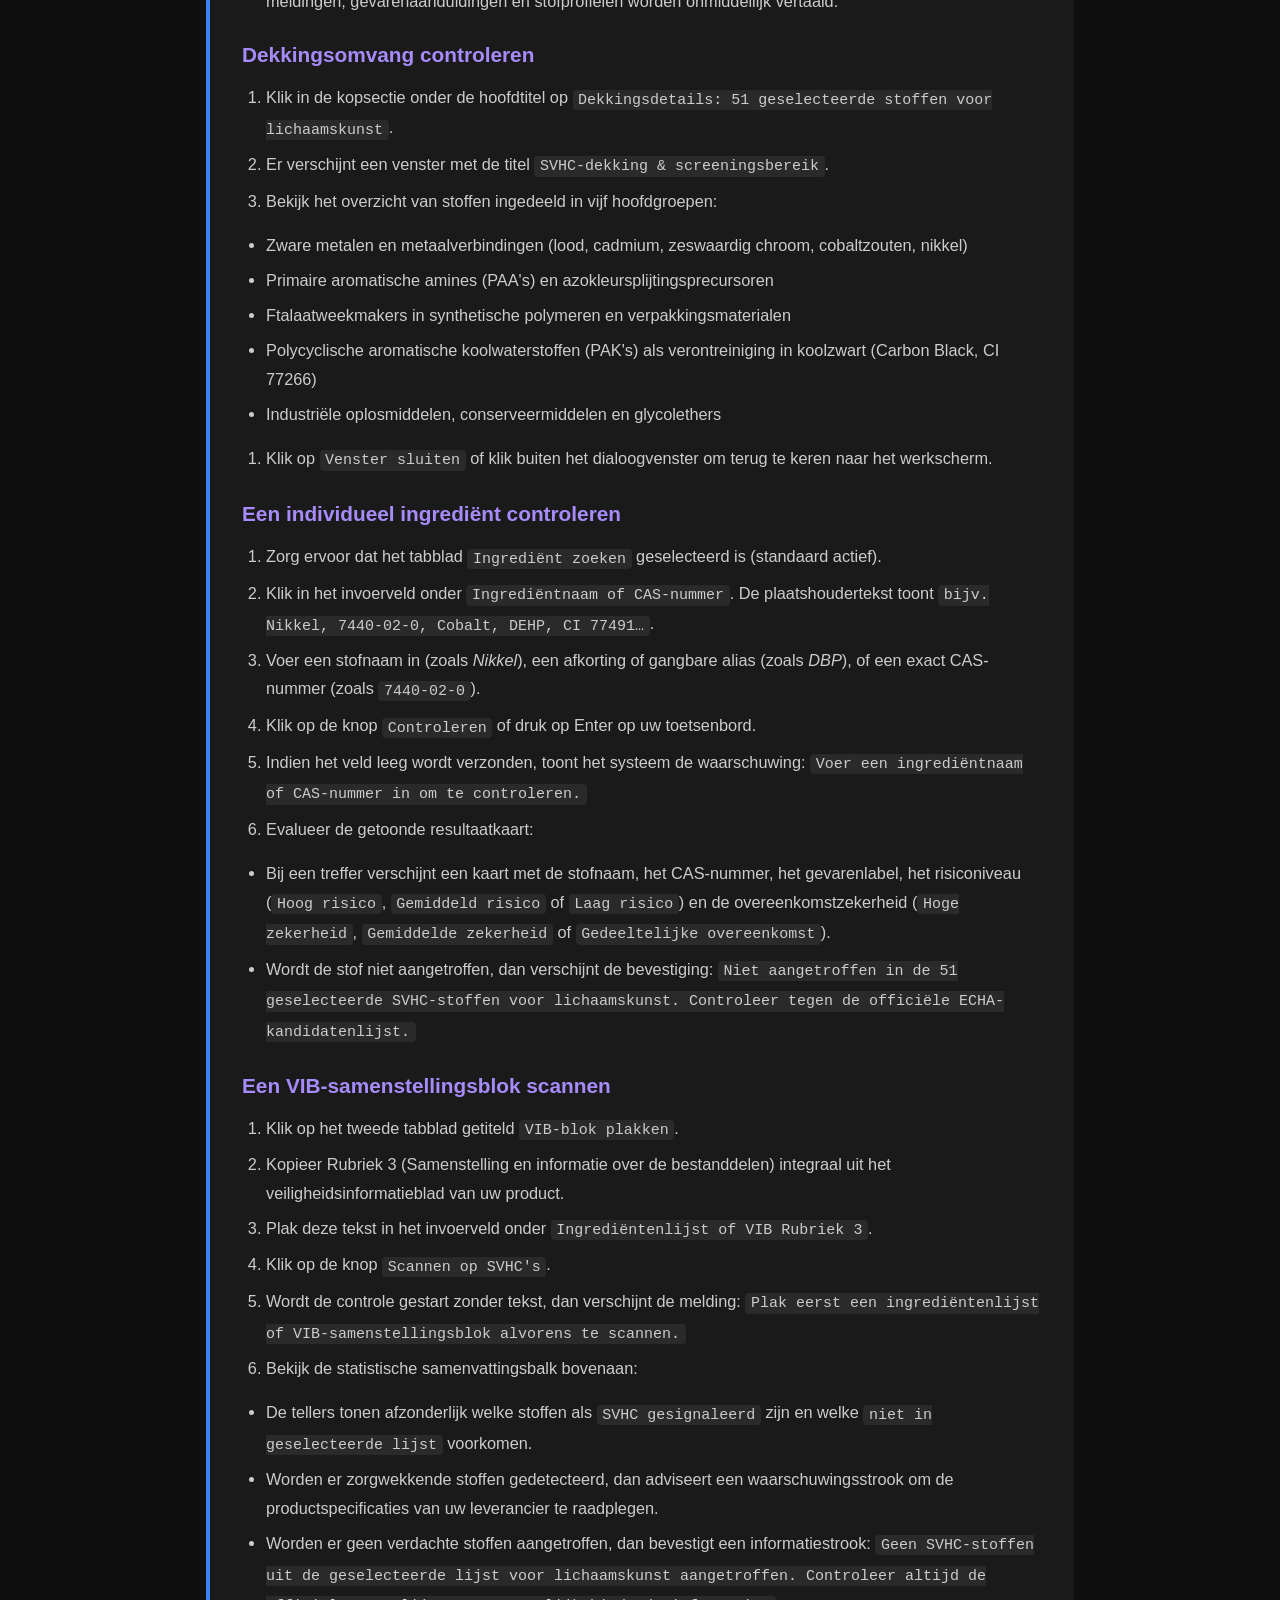
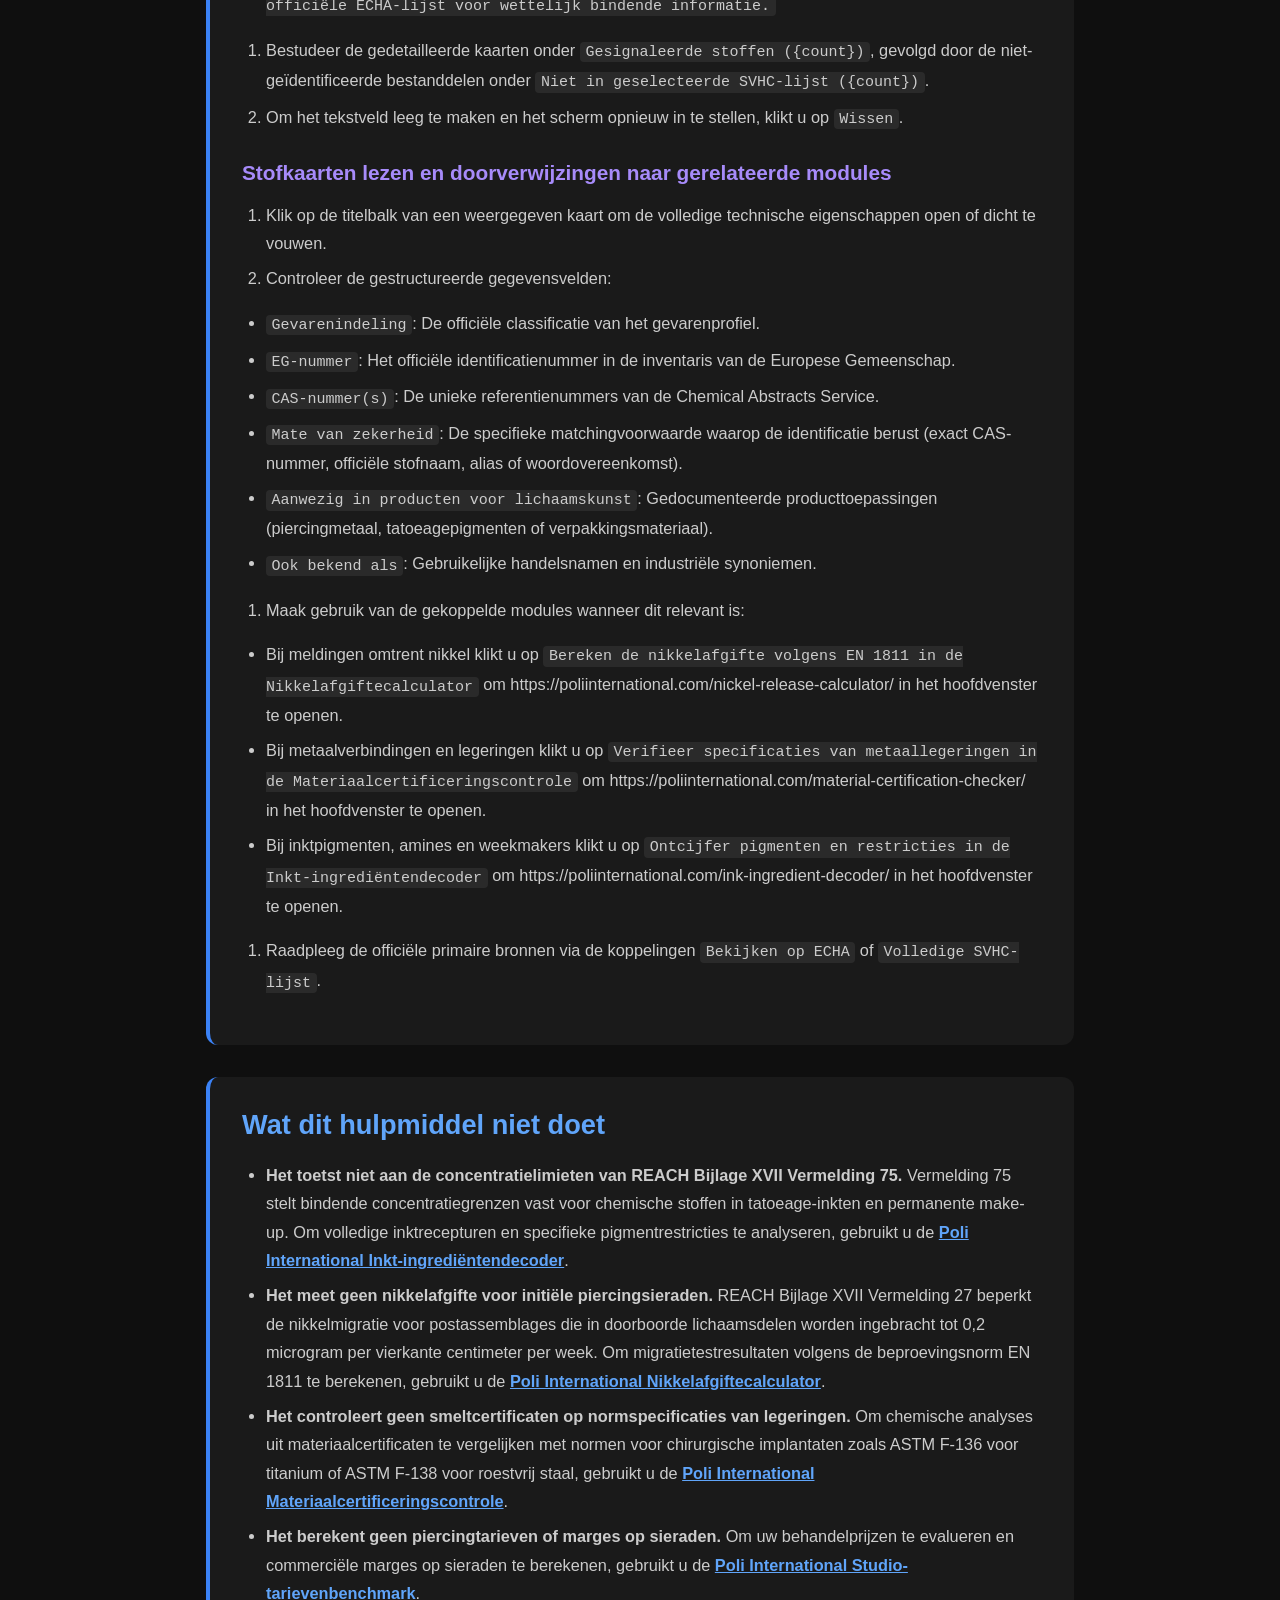
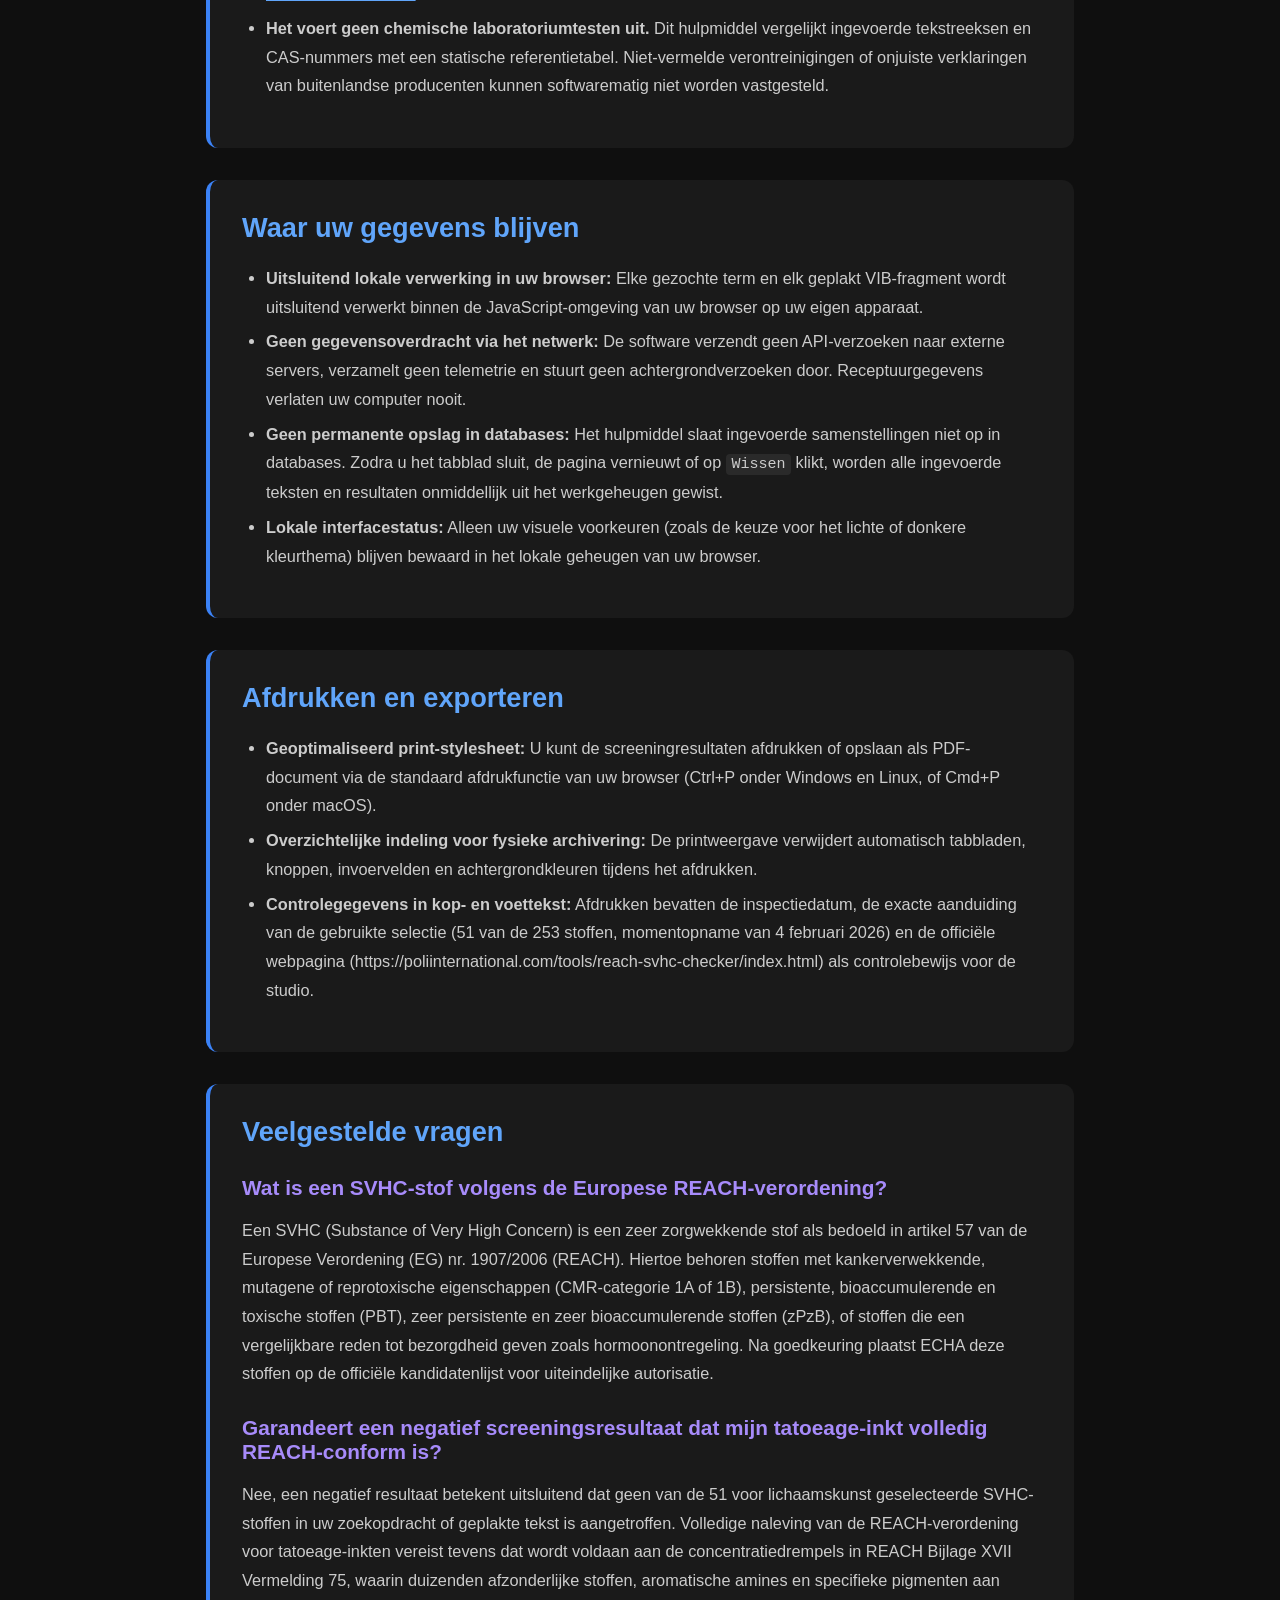
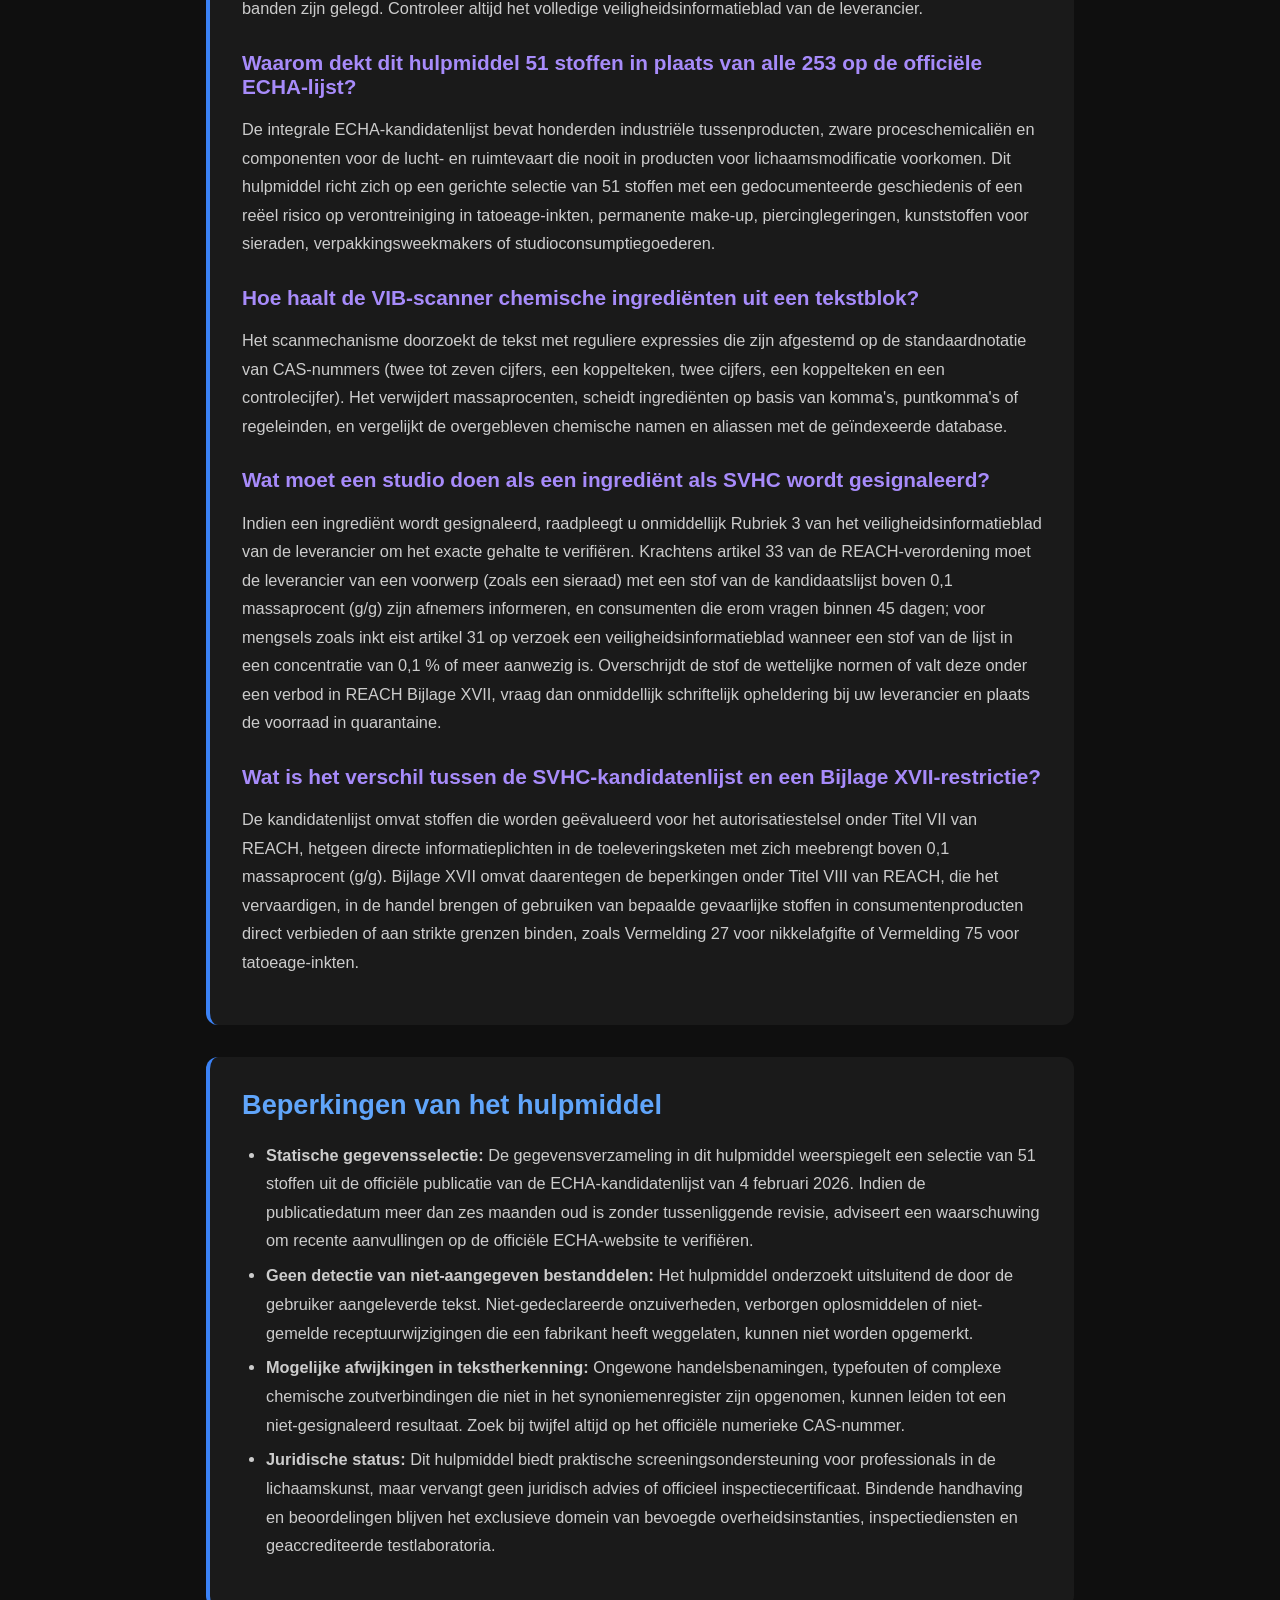
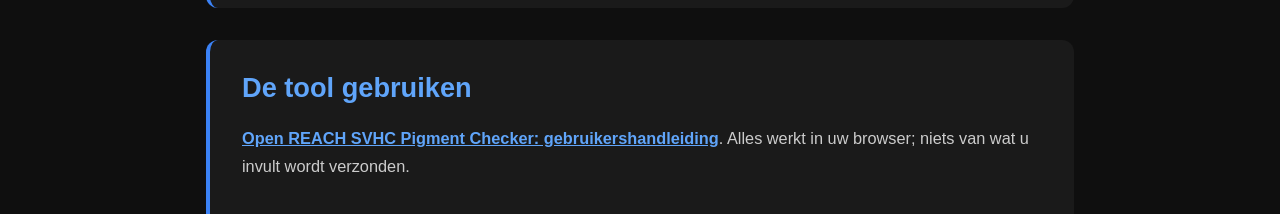
<file: documentation-nl.html>
<!DOCTYPE html>
<html lang="nl">
<head><meta name="robots" content="noindex,nofollow">
    <meta charset="UTF-8">
    <meta name="viewport" content="width=device-width, initial-scale=1.0">
    <title>REACH SVHC Pigment Checker: gebruikershandleiding Documentatie | Poli International</title>
    <meta name="description" content="Ingrediënten van tatoeage-inkten, lichaamssieraden en studiobenodigdheden screenen tegen een speciaal voor lichaamskunst geselecteerde ECHA-SVHC-kandidatenlijst op basis van stofnaam en CAS-nummer.">
    <link rel="canonical" href="https://poliinternational.com/reach-svhc-checker/">
    <style>
        body { background: #0f0f0f; color: #fff; font-family: -apple-system, BlinkMacSystemFont, "Segoe UI", Roboto, sans-serif; margin: 0; padding: 0; }
        body.in-iframe .doc-hero h1 { display: none; }
        * { box-sizing: border-box; }
        .entry-content { max-width: 900px; margin: 0 auto; padding: 2rem 1rem; }
        .doc-hero { background: linear-gradient(135deg, #3B82F6, #8B5CF6); padding: 3rem 2rem; text-align: center; border-radius: 0.75rem; margin-bottom: 2rem; }
        .doc-hero h1 { font-size: 2.2rem; margin: 0 0 1rem; font-weight: 700; }
        .doc-hero p { font-size: 1.15rem; color: #E0E7FF; margin: 0; }
        .doc-hero .v2 { display: inline-block; margin-bottom: 1rem; padding: 0.2rem 0.75rem; border-radius: 999px; background: #10B981; color: #04253a; font-weight: 800; font-size: 0.8rem; letter-spacing: 0.08em; }
        .doc-section { margin: 2rem 0; padding: 2rem; background: #1a1a1a; border-radius: 0.75rem; border-left: 4px solid #3B82F6; }
        .doc-section h2 { color: #60A5FA; font-size: 1.7rem; margin: 0 0 1.25rem; font-weight: 600; }
        .doc-section h3 { color: #A78BFA; font-size: 1.3rem; margin: 1.75rem 0 0.75rem; font-weight: 600; }
        .doc-section p, .doc-section li { color: #ccc; line-height: 1.75; font-size: 1.02rem; }
        .doc-section ul, .doc-section ol { padding-left: 1.5rem; }
        .doc-section li { margin: 0.4rem 0; }
        .doc-section code { background: #2a2a2a; padding: 0.1rem 0.35rem; border-radius: 0.25rem; font-size: 0.92em; }
        .doc-section a { color: #60A5FA; font-weight: 600; }
        .highlight-box { background: linear-gradient(135deg, #1E3A8A, #4C1D95); padding: 1.25rem 1.5rem; border-radius: 0.5rem; margin: 1.5rem 0; border-left: 4px solid #10B981; }
        .highlight-box p { color: #E0E7FF; margin: 0; }
        table { width: 100%; border-collapse: collapse; margin: 1.5rem 0; }
        th, td { padding: 0.75rem; text-align: left; border: 1px solid #333; vertical-align: top; }
        th { background: #2a2a2a; color: #60A5FA; }
        td { color: #ccc; }
        .doc-langs { display: flex; flex-wrap: wrap; gap: 0.4rem; margin: 0 0 1.5rem; font-size: 0.9rem; }
        .doc-langs a, .doc-langs span { padding: 0.3rem 0.7rem; border-radius: 999px; border: 1px solid #333; text-decoration: none; }
        .doc-langs a { color: #60A5FA; }
        .doc-langs span { background: #1E3A8A; color: #E0E7FF; border-color: #1E3A8A; font-weight: 700; }
    </style>
</head>
<body>
<script>if (window.self !== window.top) document.body.classList.add('in-iframe');</script>
    <div class="entry-content">
        <nav class="doc-langs" aria-label="Documentation language"><a lang="en" href="documentation.html">English</a><a lang="fr" href="documentation-fr.html">Francais</a><a lang="de" href="documentation-de.html">Deutsch</a><a lang="es" href="documentation-es.html">Espanol</a><a lang="it" href="documentation-it.html">Italiano</a><span lang="nl">Nederlands</span><a lang="pt" href="documentation-pt.html">Portugues</a><a lang="th" href="documentation-th.html">ไทย</a></nav>
        <div class="doc-hero">
            <span class="v2">V2</span>
            <h1>REACH SVHC Pigment Checker: gebruikershandleiding</h1>
            <p>Ingrediënten van tatoeage-inkten, lichaamssieraden en studiobenodigdheden screenen tegen een speciaal voor lichaamskunst geselecteerde ECHA-SVHC-kandidatenlijst op basis van stofnaam en CAS-nummer.</p>
        </div>
        <div class="doc-section">
        <h2>Waarvoor dit hulpmiddel dient</h2>
        <p>De REACH SVHC Pigment Checker toetst chemische benamingen, handelsaliassen en nummers van de Chemical Abstracts Service (CAS) aan een gerichte selectie van zeer zorgwekkende stoffen (SVHC's, Substances of Very High Concern). Het Europees Chemicaliënagentschap (ECHA) beheert de officiële kandidaatenlijst krachtens Verordening (EG) nr. 1907/2006 (REACH). Zodra een chemische stof op deze kandidatenlijst wordt geplaatst, zijn leveranciers in de Europese Unie wettelijk verplicht de aanwezigheid ervan kenbaar te maken indien deze een concentratie van 0,1 massaprocent (g/g) overschrijdt.</p>
        <p>Dit hulpmiddel vergelijkt individuele zoekopdrachten of volledige samenstellingsblokken uit veiligheidsinformatiebladen (VIB) met 51 geselecteerde stoffen voor de lichaamskunst, afkomstig uit de officiële ECHA-momentopname van 253 stoffen (van 4 februari 2026). Het toont gevarenindelingen, gedocumenteerde studiotoepassingen en betrouwbaarheidsniveaus van zoekovereenkomsten.</p>
        </div>
        <div class="doc-section">
        <h2>Voor wie dit hulpmiddel bedoeld is</h2>
        <ul>
        <li><strong>Tatoeëerders en specialisten in permanente make-up (PMU)</strong> die inktformuleringen en veiligheidsinformatiebladen controleren voordat nieuwe partijen in de studio worden geïntroduceerd.</li>
        <li><strong>Piercers en inkopers van lichaamssieraden</strong> die metaallegeringen, soldeerverbindingen, weekmakers en polymeren screenen op gereguleerde zware metalen of additieven op de kandidatenlijst.</li>
        <li><strong>Studio-eigenaren en hygiëneverantwoordelijken</strong> die het chemische stoffenregister van de studio beheren, verbruiksartikelen, stencilingrediënten en desinfectiemiddelen controleren en zorgvuldigheidsdossiers bijhouden.</li>
        <li><strong>Distributeurs en importeurs</strong> die Rubriek 3 van veiligheidsinformatiebladen van buitenlandse producenten toetsen voordat artikelen op de Europese markt worden verdeeld.</li>
        </ul>
        </div>
        <div class="doc-section">
        <h2>Hoe het hulpmiddel te gebruiken</h2>
        <h3>Kleurthema en taalkeuze beheren</h3>
        <ol>
        <li>Zoek de bedieningsbalk bovenaan de pagina, boven de hoofdtitel.</li>
        <li>Klik op <code>Kleurthema wisselen</code> om over te schakelen tussen de donkere en lichte weergavemodus.</li>
        <li>Open het keuzemenu <code>Taal</code> om Nederlands te selecteren (of een van de acht ondersteunde talen: English, Deutsch, Español, Français, Italiano, Português, Nederlands of ไทย). Alle interfaceknoppen, meldingen, gevarenaanduidingen en stofprofielen worden onmiddellijk vertaald.</li>
        </ol>
        <h3>Dekkingsomvang controleren</h3>
        <ol>
        <li>Klik in de kopsectie onder de hoofdtitel op <code>Dekkingsdetails: 51 geselecteerde stoffen voor lichaamskunst</code>.</li>
        <li>Er verschijnt een venster met de titel <code>SVHC-dekking &amp; screeningsbereik</code>.</li>
        <li>Bekijk het overzicht van stoffen ingedeeld in vijf hoofdgroepen:</li>
        </ol>
        <ul>
        <li>Zware metalen en metaalverbindingen (lood, cadmium, zeswaardig chroom, cobaltzouten, nikkel)</li>
        <li>Primaire aromatische amines (PAA's) en azokleursplijtingsprecursoren</li>
        <li>Ftalaatweekmakers in synthetische polymeren en verpakkingsmaterialen</li>
        <li>Polycyclische aromatische koolwaterstoffen (PAK's) als verontreiniging in koolzwart (Carbon Black, CI 77266)</li>
        <li>Industriële oplosmiddelen, conserveermiddelen en glycolethers</li>
        </ul>
        <ol>
        <li>Klik op <code>Venster sluiten</code> of klik buiten het dialoogvenster om terug te keren naar het werkscherm.</li>
        </ol>
        <h3>Een individueel ingrediënt controleren</h3>
        <ol>
        <li>Zorg ervoor dat het tabblad <code>Ingrediënt zoeken</code> geselecteerd is (standaard actief).</li>
        <li>Klik in het invoerveld onder <code>Ingrediëntnaam of CAS-nummer</code>. De plaatshoudertekst toont <code>bijv. Nikkel, 7440-02-0, Cobalt, DEHP, CI 77491…</code>.</li>
        <li>Voer een stofnaam in (zoals <em>Nikkel</em>), een afkorting of gangbare alias (zoals <em>DBP</em>), of een exact CAS-nummer (zoals <code>7440-02-0</code>).</li>
        <li>Klik op de knop <code>Controleren</code> of druk op Enter op uw toetsenbord.</li>
        <li>Indien het veld leeg wordt verzonden, toont het systeem de waarschuwing: <code>Voer een ingrediëntnaam of CAS-nummer in om te controleren.</code></li>
        <li>Evalueer de getoonde resultaatkaart:</li>
        </ol>
        <ul>
        <li>Bij een treffer verschijnt een kaart met de stofnaam, het CAS-nummer, het gevarenlabel, het risiconiveau (<code>Hoog risico</code>, <code>Gemiddeld risico</code> of <code>Laag risico</code>) en de overeenkomstzekerheid (<code>Hoge zekerheid</code>, <code>Gemiddelde zekerheid</code> of <code>Gedeeltelijke overeenkomst</code>).</li>
        <li>Wordt de stof niet aangetroffen, dan verschijnt de bevestiging: <code>Niet aangetroffen in de 51 geselecteerde SVHC-stoffen voor lichaamskunst. Controleer tegen de officiële ECHA-kandidatenlijst.</code></li>
        </ul>
        <h3>Een VIB-samenstellingsblok scannen</h3>
        <ol>
        <li>Klik op het tweede tabblad getiteld <code>VIB-blok plakken</code>.</li>
        <li>Kopieer Rubriek 3 (Samenstelling en informatie over de bestanddelen) integraal uit het veiligheidsinformatieblad van uw product.</li>
        <li>Plak deze tekst in het invoerveld onder <code>Ingrediëntenlijst of VIB Rubriek 3</code>.</li>
        <li>Klik op de knop <code>Scannen op SVHC's</code>.</li>
        <li>Wordt de controle gestart zonder tekst, dan verschijnt de melding: <code>Plak eerst een ingrediëntenlijst of VIB-samenstellingsblok alvorens te scannen.</code></li>
        <li>Bekijk de statistische samenvattingsbalk bovenaan:</li>
        </ol>
        <ul>
        <li>De tellers tonen afzonderlijk welke stoffen als <code>SVHC gesignaleerd</code> zijn en welke <code>niet in geselecteerde lijst</code> voorkomen.</li>
        <li>Worden er zorgwekkende stoffen gedetecteerd, dan adviseert een waarschuwingsstrook om de productspecificaties van uw leverancier te raadplegen.</li>
        <li>Worden er geen verdachte stoffen aangetroffen, dan bevestigt een informatiestrook: <code>Geen SVHC-stoffen uit de geselecteerde lijst voor lichaamskunst aangetroffen. Controleer altijd de officiële ECHA-lijst voor wettelijk bindende informatie.</code></li>
        </ul>
        <ol>
        <li>Bestudeer de gedetailleerde kaarten onder <code>Gesignaleerde stoffen ({count})</code>, gevolgd door de niet-geïdentificeerde bestanddelen onder <code>Niet in geselecteerde SVHC-lijst ({count})</code>.</li>
        <li>Om het tekstveld leeg te maken en het scherm opnieuw in te stellen, klikt u op <code>Wissen</code>.</li>
        </ol>
        <h3>Stofkaarten lezen en doorverwijzingen naar gerelateerde modules</h3>
        <ol>
        <li>Klik op de titelbalk van een weergegeven kaart om de volledige technische eigenschappen open of dicht te vouwen.</li>
        <li>Controleer de gestructureerde gegevensvelden:</li>
        </ol>
        <ul>
        <li><code>Gevarenindeling</code>: De officiële classificatie van het gevarenprofiel.</li>
        <li><code>EG-nummer</code>: Het officiële identificatienummer in de inventaris van de Europese Gemeenschap.</li>
        <li><code>CAS-nummer(s)</code>: De unieke referentienummers van de Chemical Abstracts Service.</li>
        <li><code>Mate van zekerheid</code>: De specifieke matchingvoorwaarde waarop de identificatie berust (exact CAS-nummer, officiële stofnaam, alias of woordovereenkomst).</li>
        <li><code>Aanwezig in producten voor lichaamskunst</code>: Gedocumenteerde producttoepassingen (piercingmetaal, tatoeagepigmenten of verpakkingsmateriaal).</li>
        <li><code>Ook bekend als</code>: Gebruikelijke handelsnamen en industriële synoniemen.</li>
        </ul>
        <ol>
        <li>Maak gebruik van de gekoppelde modules wanneer dit relevant is:</li>
        </ol>
        <ul>
        <li>Bij meldingen omtrent nikkel klikt u op <code>Bereken de nikkelafgifte volgens EN 1811 in de Nikkelafgiftecalculator</code> om https://poliinternational.com/nickel-release-calculator/ in het hoofdvenster te openen.</li>
        <li>Bij metaalverbindingen en legeringen klikt u op <code>Verifieer specificaties van metaallegeringen in de Materiaalcertificeringscontrole</code> om https://poliinternational.com/material-certification-checker/ in het hoofdvenster te openen.</li>
        <li>Bij inktpigmenten, amines en weekmakers klikt u op <code>Ontcijfer pigmenten en restricties in de Inkt-ingrediëntendecoder</code> om https://poliinternational.com/ink-ingredient-decoder/ in het hoofdvenster te openen.</li>
        </ul>
        <ol>
        <li>Raadpleeg de officiële primaire bronnen via de koppelingen <code>Bekijken op ECHA</code> of <code>Volledige SVHC-lijst</code>.</li>
        </ol>
        </div>
        <div class="doc-section">
        <h2>Wat dit hulpmiddel niet doet</h2>
        <ul>
        <li><strong>Het toetst niet aan de concentratielimieten van REACH Bijlage XVII Vermelding 75.</strong> Vermelding 75 stelt bindende concentratiegrenzen vast voor chemische stoffen in tatoeage-inkten en permanente make-up. Om volledige inktrecepturen en specifieke pigmentrestricties te analyseren, gebruikt u de <a href="https://poliinternational.com/ink-ingredient-decoder/" target="_top">Poli International Inkt-ingrediëntendecoder</a>.</li>
        <li><strong>Het meet geen nikkelafgifte voor initiële piercingsieraden.</strong> REACH Bijlage XVII Vermelding 27 beperkt de nikkelmigratie voor postassemblages die in doorboorde lichaamsdelen worden ingebracht tot 0,2 microgram per vierkante centimeter per week. Om migratietestresultaten volgens de beproevingsnorm EN 1811 te berekenen, gebruikt u de <a href="https://poliinternational.com/nickel-release-calculator/" target="_top">Poli International Nikkelafgiftecalculator</a>.</li>
        <li><strong>Het controleert geen smeltcertificaten op normspecificaties van legeringen.</strong> Om chemische analyses uit materiaalcertificaten te vergelijken met normen voor chirurgische implantaten zoals ASTM F-136 voor titanium of ASTM F-138 voor roestvrij staal, gebruikt u de <a href="https://poliinternational.com/material-certification-checker/" target="_top">Poli International Materiaalcertificeringscontrole</a>.</li>
        <li><strong>Het berekent geen piercingtarieven of marges op sieraden.</strong> Om uw behandelprijzen te evalueren en commerciële marges op sieraden te berekenen, gebruikt u de <a href="https://poliinternational.com/studio-pricing-benchmark/" target="_top">Poli International Studio-tarievenbenchmark</a>.</li>
        <li><strong>Het voert geen chemische laboratoriumtesten uit.</strong> Dit hulpmiddel vergelijkt ingevoerde tekstreeksen en CAS-nummers met een statische referentietabel. Niet-vermelde verontreinigingen of onjuiste verklaringen van buitenlandse producenten kunnen softwarematig niet worden vastgesteld.</li>
        </ul>
        </div>
        <div class="doc-section">
        <h2>Waar uw gegevens blijven</h2>
        <ul>
        <li><strong>Uitsluitend lokale verwerking in uw browser:</strong> Elke gezochte term en elk geplakt VIB-fragment wordt uitsluitend verwerkt binnen de JavaScript-omgeving van uw browser op uw eigen apparaat.</li>
        <li><strong>Geen gegevensoverdracht via het netwerk:</strong> De software verzendt geen API-verzoeken naar externe servers, verzamelt geen telemetrie en stuurt geen achtergrondverzoeken door. Receptuurgegevens verlaten uw computer nooit.</li>
        <li><strong>Geen permanente opslag in databases:</strong> Het hulpmiddel slaat ingevoerde samenstellingen niet op in databases. Zodra u het tabblad sluit, de pagina vernieuwt of op <code>Wissen</code> klikt, worden alle ingevoerde teksten en resultaten onmiddellijk uit het werkgeheugen gewist.</li>
        <li><strong>Lokale interfacestatus:</strong> Alleen uw visuele voorkeuren (zoals de keuze voor het lichte of donkere kleurthema) blijven bewaard in het lokale geheugen van uw browser.</li>
        </ul>
        </div>
        <div class="doc-section">
        <h2>Afdrukken en exporteren</h2>
        <ul>
        <li><strong>Geoptimaliseerd print-stylesheet:</strong> U kunt de screeningresultaten afdrukken of opslaan als PDF-document via de standaard afdrukfunctie van uw browser (Ctrl+P onder Windows en Linux, of Cmd+P onder macOS).</li>
        <li><strong>Overzichtelijke indeling voor fysieke archivering:</strong> De printweergave verwijdert automatisch tabbladen, knoppen, invoervelden en achtergrondkleuren tijdens het afdrukken.</li>
        <li><strong>Controlegegevens in kop- en voettekst:</strong> Afdrukken bevatten de inspectiedatum, de exacte aanduiding van de gebruikte selectie (51 van de 253 stoffen, momentopname van 4 februari 2026) en de officiële webpagina (https://poliinternational.com/tools/reach-svhc-checker/index.html) als controlebewijs voor de studio.</li>
        </ul>
        </div>
        <div class="doc-section">
        <h2>Veelgestelde vragen</h2>
        <h3>Wat is een SVHC-stof volgens de Europese REACH-verordening?</h3>
        <p>Een SVHC (Substance of Very High Concern) is een zeer zorgwekkende stof als bedoeld in artikel 57 van de Europese Verordening (EG) nr. 1907/2006 (REACH). Hiertoe behoren stoffen met kankerverwekkende, mutagene of reprotoxische eigenschappen (CMR-categorie 1A of 1B), persistente, bioaccumulerende en toxische stoffen (PBT), zeer persistente en zeer bioaccumulerende stoffen (zPzB), of stoffen die een vergelijkbare reden tot bezorgdheid geven zoals hormoonontregeling. Na goedkeuring plaatst ECHA deze stoffen op de officiële kandidatenlijst voor uiteindelijke autorisatie.</p>
        <h3>Garandeert een negatief screeningsresultaat dat mijn tatoeage-inkt volledig REACH-conform is?</h3>
        <p>Nee, een negatief resultaat betekent uitsluitend dat geen van de 51 voor lichaamskunst geselecteerde SVHC-stoffen in uw zoekopdracht of geplakte tekst is aangetroffen. Volledige naleving van de REACH-verordening voor tatoeage-inkten vereist tevens dat wordt voldaan aan de concentratiedrempels in REACH Bijlage XVII Vermelding 75, waarin duizenden afzonderlijke stoffen, aromatische amines en specifieke pigmenten aan banden zijn gelegd. Controleer altijd het volledige veiligheidsinformatieblad van de leverancier.</p>
        <h3>Waarom dekt dit hulpmiddel 51 stoffen in plaats van alle 253 op de officiële ECHA-lijst?</h3>
        <p>De integrale ECHA-kandidatenlijst bevat honderden industriële tussenproducten, zware proceschemicaliën en componenten voor de lucht- en ruimtevaart die nooit in producten voor lichaamsmodificatie voorkomen. Dit hulpmiddel richt zich op een gerichte selectie van 51 stoffen met een gedocumenteerde geschiedenis of een reëel risico op verontreiniging in tatoeage-inkten, permanente make-up, piercinglegeringen, kunststoffen voor sieraden, verpakkingsweekmakers of studioconsumptiegoederen.</p>
        <h3>Hoe haalt de VIB-scanner chemische ingrediënten uit een tekstblok?</h3>
        <p>Het scanmechanisme doorzoekt de tekst met reguliere expressies die zijn afgestemd op de standaardnotatie van CAS-nummers (twee tot zeven cijfers, een koppelteken, twee cijfers, een koppelteken en een controlecijfer). Het verwijdert massaprocenten, scheidt ingrediënten op basis van komma's, puntkomma's of regeleinden, en vergelijkt de overgebleven chemische namen en aliassen met de geïndexeerde database.</p>
        <h3>Wat moet een studio doen als een ingrediënt als SVHC wordt gesignaleerd?</h3>
        <p>Indien een ingrediënt wordt gesignaleerd, raadpleegt u onmiddellijk Rubriek 3 van het veiligheidsinformatieblad van de leverancier om het exacte gehalte te verifiëren. Krachtens artikel 33 van de REACH-verordening moet de leverancier van een voorwerp (zoals een sieraad) met een stof van de kandidaatslijst boven 0,1 massaprocent (g/g) zijn afnemers informeren, en consumenten die erom vragen binnen 45 dagen; voor mengsels zoals inkt eist artikel 31 op verzoek een veiligheidsinformatieblad wanneer een stof van de lijst in een concentratie van 0,1 % of meer aanwezig is. Overschrijdt de stof de wettelijke normen of valt deze onder een verbod in REACH Bijlage XVII, vraag dan onmiddellijk schriftelijk opheldering bij uw leverancier en plaats de voorraad in quarantaine.</p>
        <h3>Wat is het verschil tussen de SVHC-kandidatenlijst en een Bijlage XVII-restrictie?</h3>
        <p>De kandidatenlijst omvat stoffen die worden geëvalueerd voor het autorisatiestelsel onder Titel VII van REACH, hetgeen directe informatieplichten in de toeleveringsketen met zich meebrengt boven 0,1 massaprocent (g/g). Bijlage XVII omvat daarentegen de beperkingen onder Titel VIII van REACH, die het vervaardigen, in de handel brengen of gebruiken van bepaalde gevaarlijke stoffen in consumentenproducten direct verbieden of aan strikte grenzen binden, zoals Vermelding 27 voor nikkelafgifte of Vermelding 75 voor tatoeage-inkten.</p>
        </div>
        <div class="doc-section">
        <h2>Beperkingen van het hulpmiddel</h2>
        <ul>
        <li><strong>Statische gegevensselectie:</strong> De gegevensverzameling in dit hulpmiddel weerspiegelt een selectie van 51 stoffen uit de officiële publicatie van de ECHA-kandidatenlijst van 4 februari 2026. Indien de publicatiedatum meer dan zes maanden oud is zonder tussenliggende revisie, adviseert een waarschuwing om recente aanvullingen op de officiële ECHA-website te verifiëren.</li>
        <li><strong>Geen detectie van niet-aangegeven bestanddelen:</strong> Het hulpmiddel onderzoekt uitsluitend de door de gebruiker aangeleverde tekst. Niet-gedeclareerde onzuiverheden, verborgen oplosmiddelen of niet-gemelde receptuurwijzigingen die een fabrikant heeft weggelaten, kunnen niet worden opgemerkt.</li>
        <li><strong>Mogelijke afwijkingen in tekstherkenning:</strong> Ongewone handelsbenamingen, typefouten of complexe chemische zoutverbindingen die niet in het synoniemenregister zijn opgenomen, kunnen leiden tot een niet-gesignaleerd resultaat. Zoek bij twijfel altijd op het officiële numerieke CAS-nummer.</li>
        <li><strong>Juridische status:</strong> Dit hulpmiddel biedt praktische screeningsondersteuning voor professionals in de lichaamskunst, maar vervangt geen juridisch advies of officieel inspectiecertificaat. Bindende handhaving en beoordelingen blijven het exclusieve domein van bevoegde overheidsinstanties, inspectiediensten en geaccrediteerde testlaboratoria.</li>
        </ul>
        </div>
        <div class="doc-section">
            <h2>De tool gebruiken</h2>
            <p><a href="https://poliinternational.com/reach-svhc-checker/" target="_top">Open REACH SVHC Pigment Checker: gebruikershandleiding</a>. Alles werkt in uw browser; niets van wat u invult wordt verzonden.</p>
        </div>
    </div>
</body>
</html>
</file>
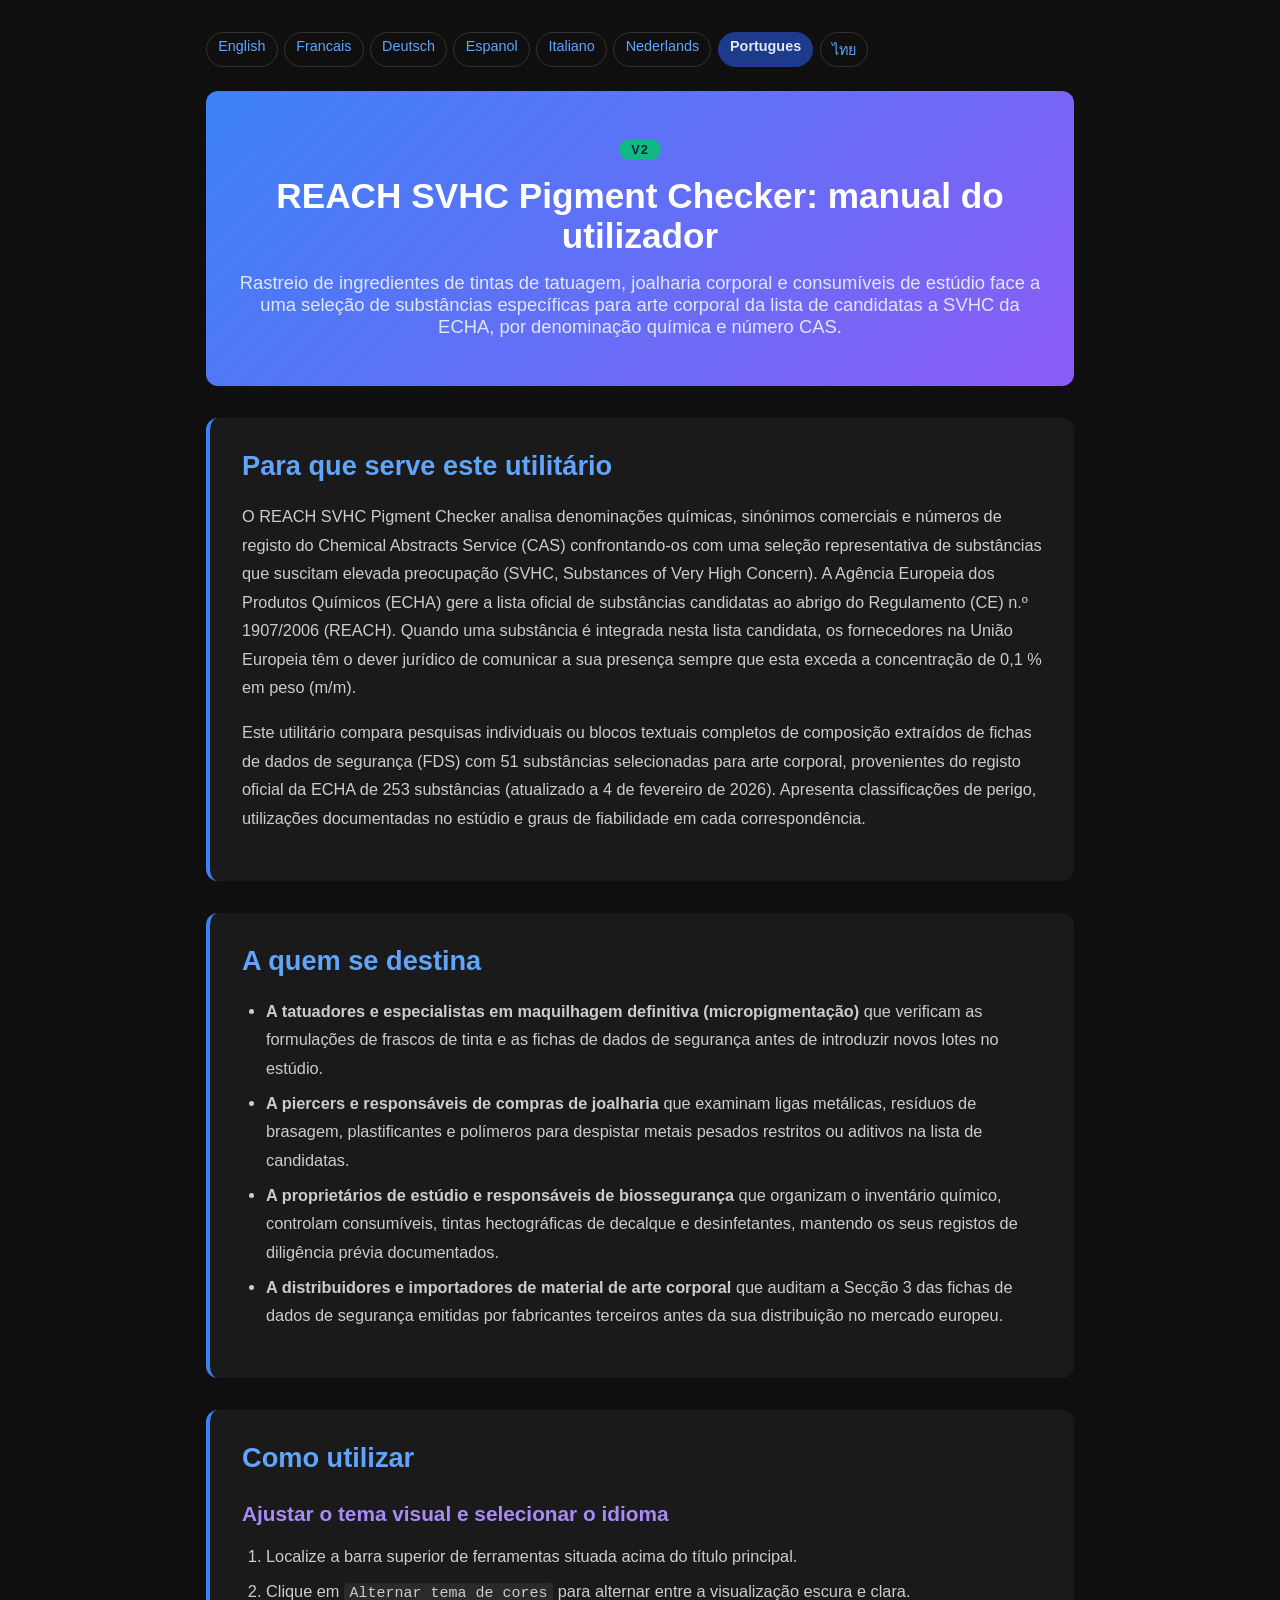
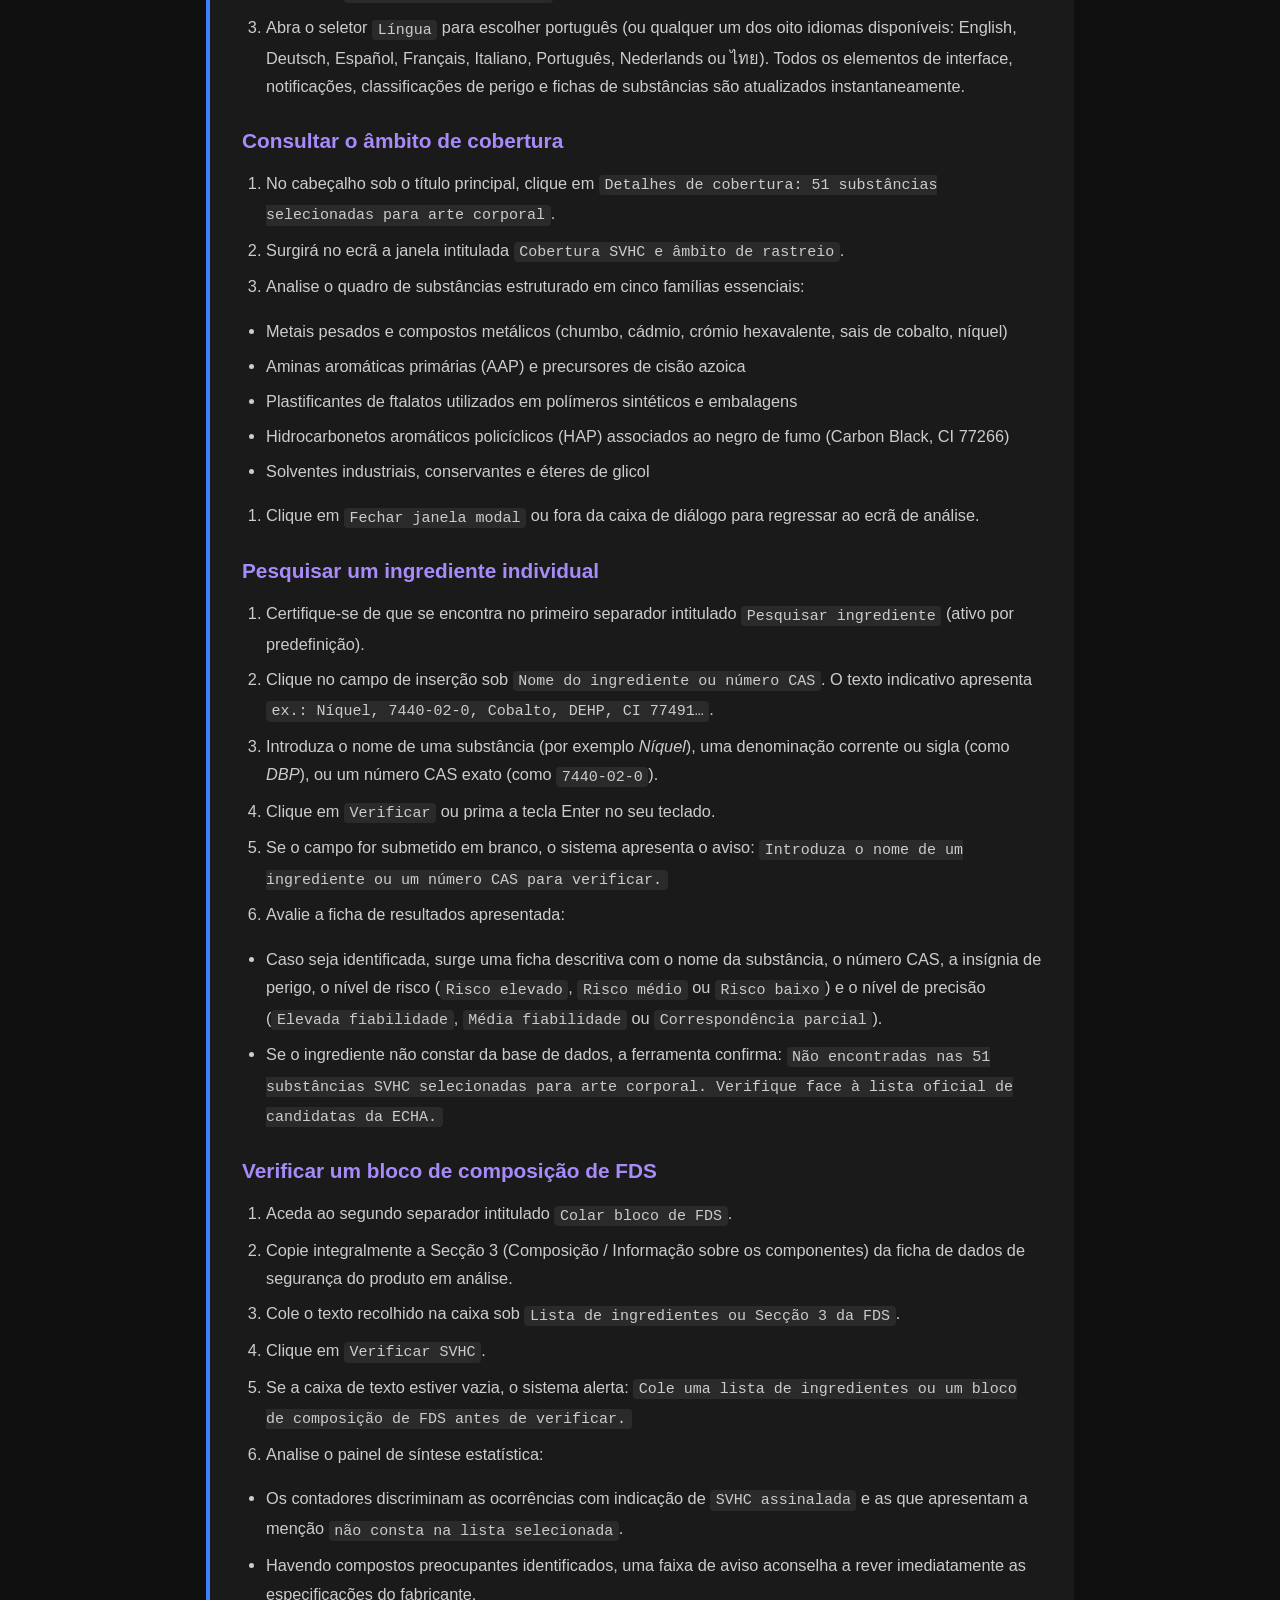
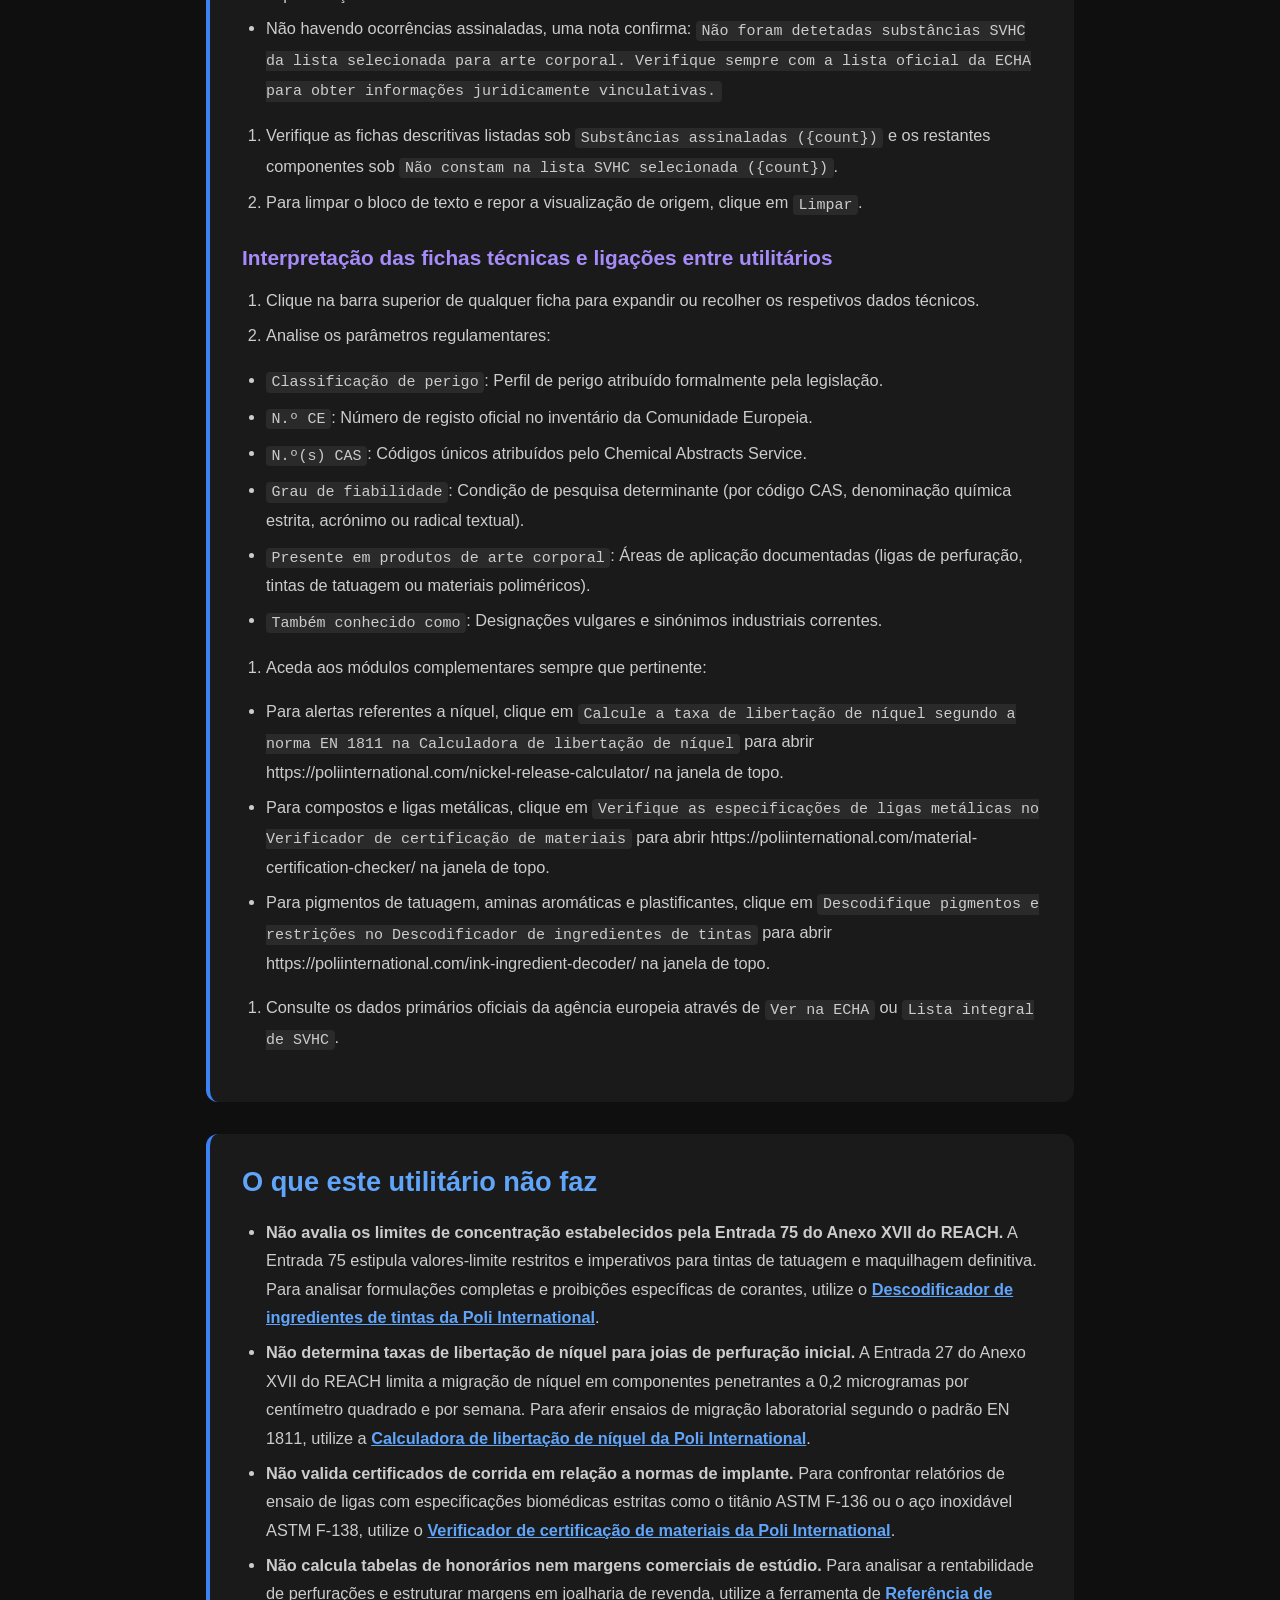
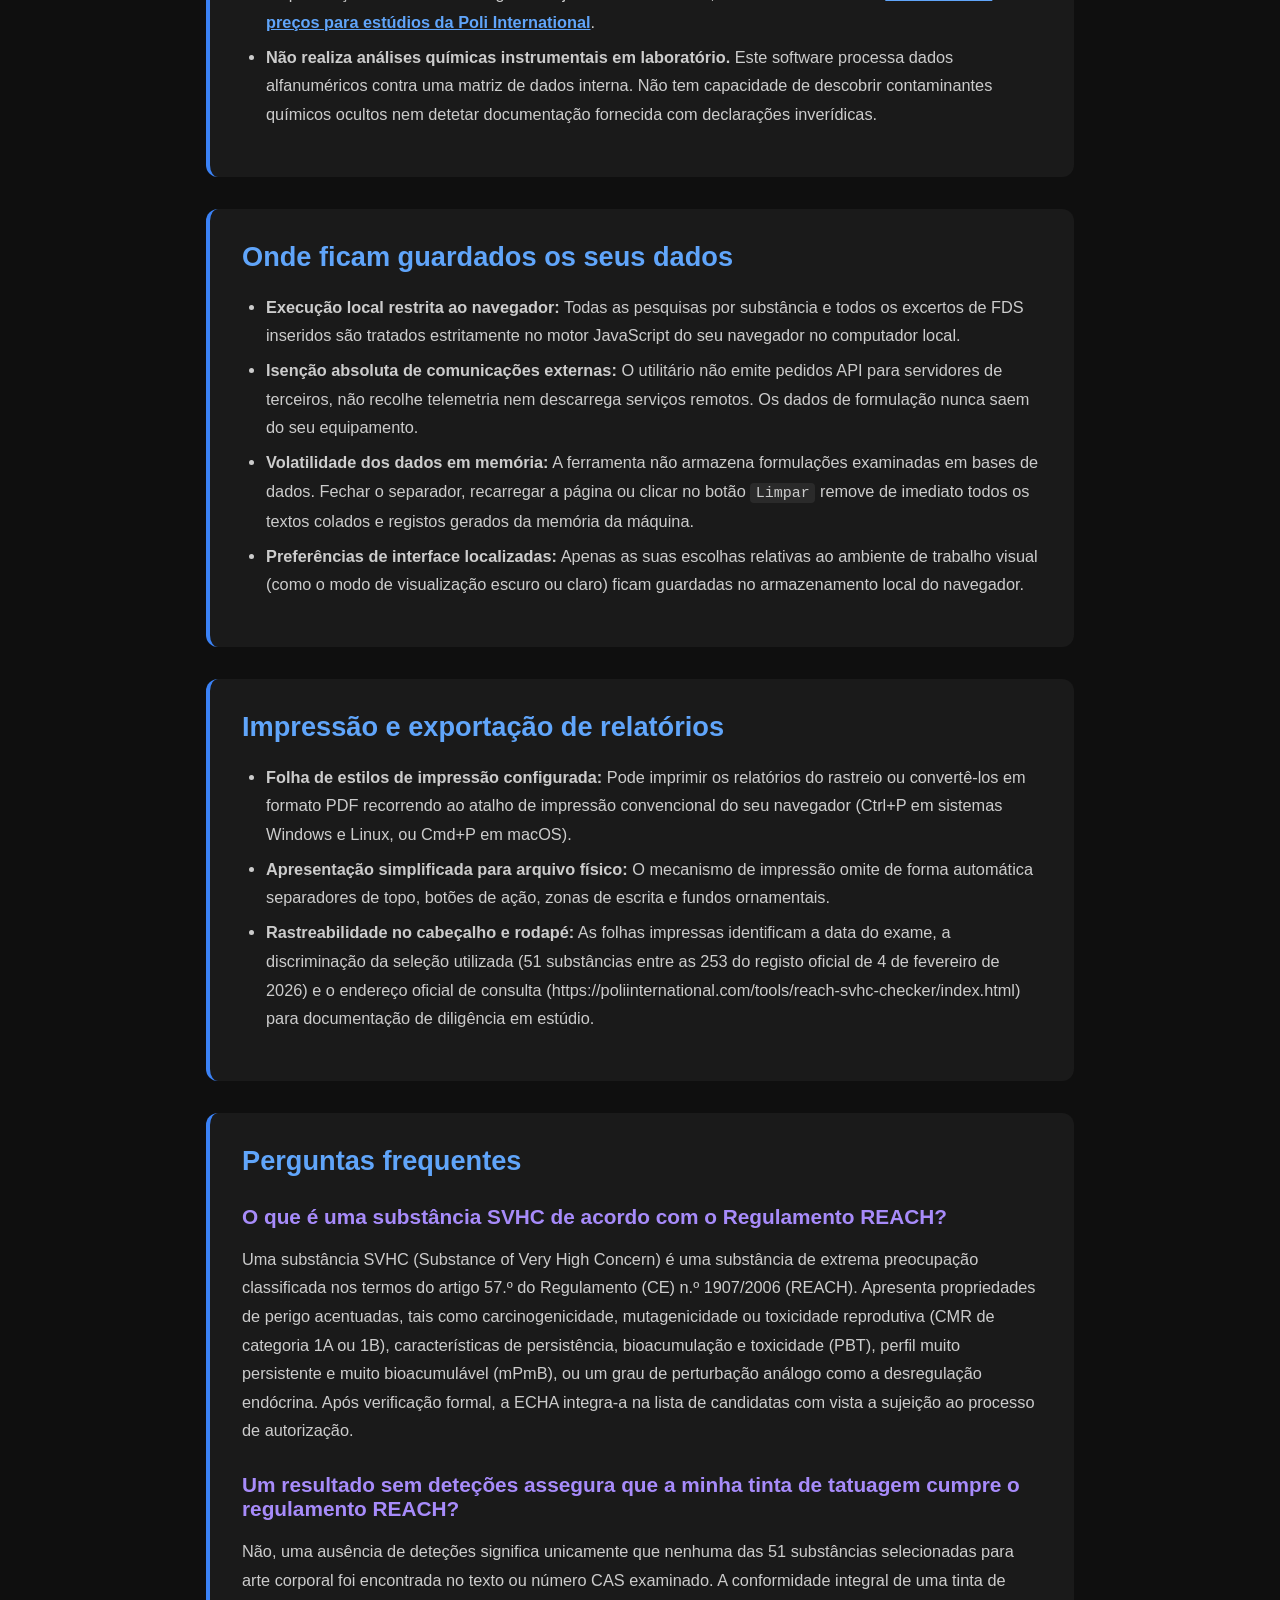
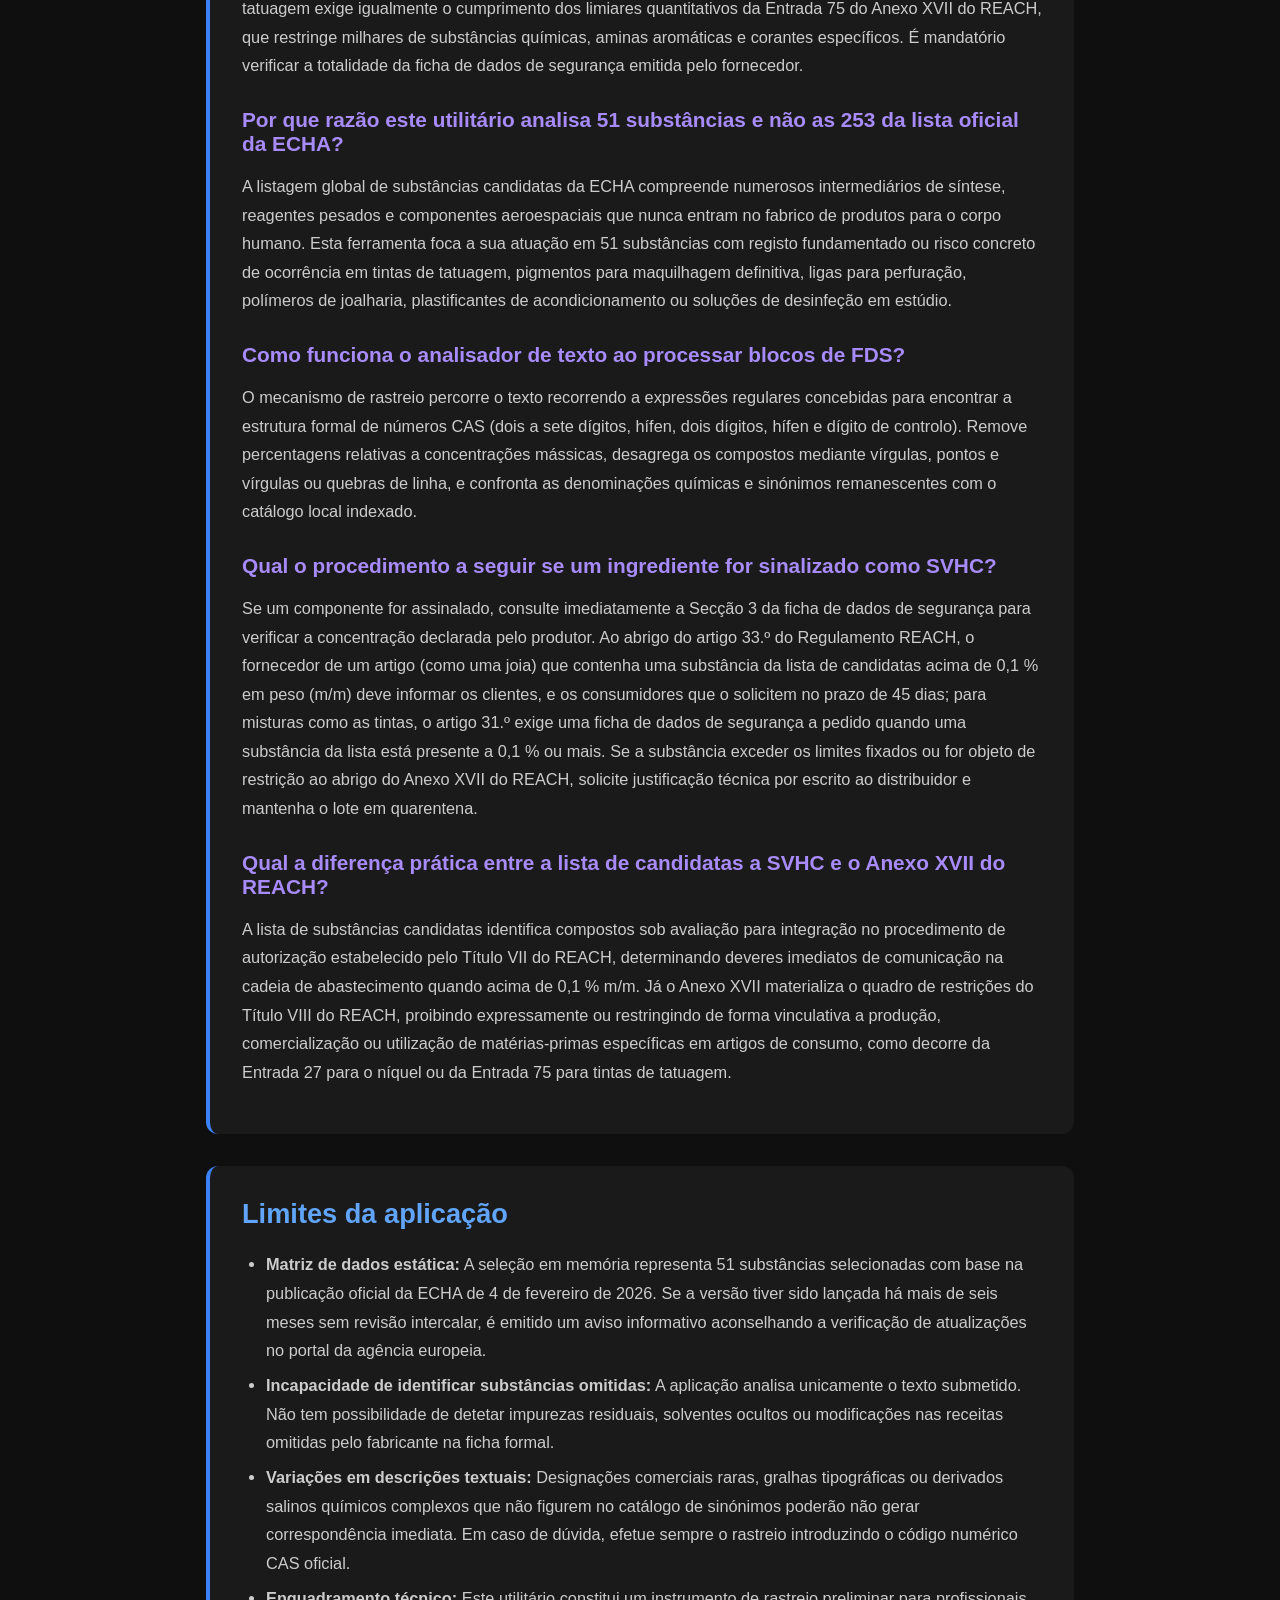
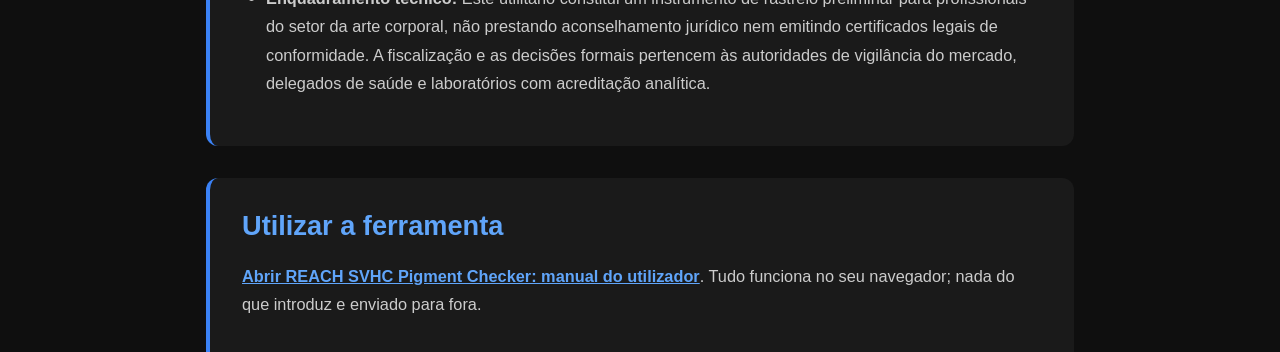
<file: documentation-pt.html>
<!DOCTYPE html>
<html lang="pt">
<head><meta name="robots" content="noindex,nofollow">
    <meta charset="UTF-8">
    <meta name="viewport" content="width=device-width, initial-scale=1.0">
    <title>REACH SVHC Pigment Checker: manual do utilizador Documentacao | Poli International</title>
    <meta name="description" content="Rastreio de ingredientes de tintas de tatuagem, joalharia corporal e consumíveis de estúdio face a uma seleção de substâncias específicas para arte corporal da lista de candidatas a SVHC da ECHA, por denominação química e número CAS.">
    <link rel="canonical" href="https://poliinternational.com/reach-svhc-checker/">
    <style>
        body { background: #0f0f0f; color: #fff; font-family: -apple-system, BlinkMacSystemFont, "Segoe UI", Roboto, sans-serif; margin: 0; padding: 0; }
        body.in-iframe .doc-hero h1 { display: none; }
        * { box-sizing: border-box; }
        .entry-content { max-width: 900px; margin: 0 auto; padding: 2rem 1rem; }
        .doc-hero { background: linear-gradient(135deg, #3B82F6, #8B5CF6); padding: 3rem 2rem; text-align: center; border-radius: 0.75rem; margin-bottom: 2rem; }
        .doc-hero h1 { font-size: 2.2rem; margin: 0 0 1rem; font-weight: 700; }
        .doc-hero p { font-size: 1.15rem; color: #E0E7FF; margin: 0; }
        .doc-hero .v2 { display: inline-block; margin-bottom: 1rem; padding: 0.2rem 0.75rem; border-radius: 999px; background: #10B981; color: #04253a; font-weight: 800; font-size: 0.8rem; letter-spacing: 0.08em; }
        .doc-section { margin: 2rem 0; padding: 2rem; background: #1a1a1a; border-radius: 0.75rem; border-left: 4px solid #3B82F6; }
        .doc-section h2 { color: #60A5FA; font-size: 1.7rem; margin: 0 0 1.25rem; font-weight: 600; }
        .doc-section h3 { color: #A78BFA; font-size: 1.3rem; margin: 1.75rem 0 0.75rem; font-weight: 600; }
        .doc-section p, .doc-section li { color: #ccc; line-height: 1.75; font-size: 1.02rem; }
        .doc-section ul, .doc-section ol { padding-left: 1.5rem; }
        .doc-section li { margin: 0.4rem 0; }
        .doc-section code { background: #2a2a2a; padding: 0.1rem 0.35rem; border-radius: 0.25rem; font-size: 0.92em; }
        .doc-section a { color: #60A5FA; font-weight: 600; }
        .highlight-box { background: linear-gradient(135deg, #1E3A8A, #4C1D95); padding: 1.25rem 1.5rem; border-radius: 0.5rem; margin: 1.5rem 0; border-left: 4px solid #10B981; }
        .highlight-box p { color: #E0E7FF; margin: 0; }
        table { width: 100%; border-collapse: collapse; margin: 1.5rem 0; }
        th, td { padding: 0.75rem; text-align: left; border: 1px solid #333; vertical-align: top; }
        th { background: #2a2a2a; color: #60A5FA; }
        td { color: #ccc; }
        .doc-langs { display: flex; flex-wrap: wrap; gap: 0.4rem; margin: 0 0 1.5rem; font-size: 0.9rem; }
        .doc-langs a, .doc-langs span { padding: 0.3rem 0.7rem; border-radius: 999px; border: 1px solid #333; text-decoration: none; }
        .doc-langs a { color: #60A5FA; }
        .doc-langs span { background: #1E3A8A; color: #E0E7FF; border-color: #1E3A8A; font-weight: 700; }
    </style>
</head>
<body>
<script>if (window.self !== window.top) document.body.classList.add('in-iframe');</script>
    <div class="entry-content">
        <nav class="doc-langs" aria-label="Documentation language"><a lang="en" href="documentation.html">English</a><a lang="fr" href="documentation-fr.html">Francais</a><a lang="de" href="documentation-de.html">Deutsch</a><a lang="es" href="documentation-es.html">Espanol</a><a lang="it" href="documentation-it.html">Italiano</a><a lang="nl" href="documentation-nl.html">Nederlands</a><span lang="pt">Portugues</span><a lang="th" href="documentation-th.html">ไทย</a></nav>
        <div class="doc-hero">
            <span class="v2">V2</span>
            <h1>REACH SVHC Pigment Checker: manual do utilizador</h1>
            <p>Rastreio de ingredientes de tintas de tatuagem, joalharia corporal e consumíveis de estúdio face a uma seleção de substâncias específicas para arte corporal da lista de candidatas a SVHC da ECHA, por denominação química e número CAS.</p>
        </div>
        <div class="doc-section">
        <h2>Para que serve este utilitário</h2>
        <p>O REACH SVHC Pigment Checker analisa denominações químicas, sinónimos comerciais e números de registo do Chemical Abstracts Service (CAS) confrontando-os com uma seleção representativa de substâncias que suscitam elevada preocupação (SVHC, Substances of Very High Concern). A Agência Europeia dos Produtos Químicos (ECHA) gere a lista oficial de substâncias candidatas ao abrigo do Regulamento (CE) n.º 1907/2006 (REACH). Quando uma substância é integrada nesta lista candidata, os fornecedores na União Europeia têm o dever jurídico de comunicar a sua presença sempre que esta exceda a concentração de 0,1 % em peso (m/m).</p>
        <p>Este utilitário compara pesquisas individuais ou blocos textuais completos de composição extraídos de fichas de dados de segurança (FDS) com 51 substâncias selecionadas para arte corporal, provenientes do registo oficial da ECHA de 253 substâncias (atualizado a 4 de fevereiro de 2026). Apresenta classificações de perigo, utilizações documentadas no estúdio e graus de fiabilidade em cada correspondência.</p>
        </div>
        <div class="doc-section">
        <h2>A quem se destina</h2>
        <ul>
        <li><strong>A tatuadores e especialistas em maquilhagem definitiva (micropigmentação)</strong> que verificam as formulações de frascos de tinta e as fichas de dados de segurança antes de introduzir novos lotes no estúdio.</li>
        <li><strong>A piercers e responsáveis de compras de joalharia</strong> que examinam ligas metálicas, resíduos de brasagem, plastificantes e polímeros para despistar metais pesados restritos ou aditivos na lista de candidatas.</li>
        <li><strong>A proprietários de estúdio e responsáveis de biossegurança</strong> que organizam o inventário químico, controlam consumíveis, tintas hectográficas de decalque e desinfetantes, mantendo os seus registos de diligência prévia documentados.</li>
        <li><strong>A distribuidores e importadores de material de arte corporal</strong> que auditam a Secção 3 das fichas de dados de segurança emitidas por fabricantes terceiros antes da sua distribuição no mercado europeu.</li>
        </ul>
        </div>
        <div class="doc-section">
        <h2>Como utilizar</h2>
        <h3>Ajustar o tema visual e selecionar o idioma</h3>
        <ol>
        <li>Localize a barra superior de ferramentas situada acima do título principal.</li>
        <li>Clique em <code>Alternar tema de cores</code> para alternar entre a visualização escura e clara.</li>
        <li>Abra o seletor <code>Língua</code> para escolher português (ou qualquer um dos oito idiomas disponíveis: English, Deutsch, Español, Français, Italiano, Português, Nederlands ou ไทย). Todos os elementos de interface, notificações, classificações de perigo e fichas de substâncias são atualizados instantaneamente.</li>
        </ol>
        <h3>Consultar o âmbito de cobertura</h3>
        <ol>
        <li>No cabeçalho sob o título principal, clique em <code>Detalhes de cobertura: 51 substâncias selecionadas para arte corporal</code>.</li>
        <li>Surgirá no ecrã a janela intitulada <code>Cobertura SVHC e âmbito de rastreio</code>.</li>
        <li>Analise o quadro de substâncias estruturado em cinco famílias essenciais:</li>
        </ol>
        <ul>
        <li>Metais pesados e compostos metálicos (chumbo, cádmio, crómio hexavalente, sais de cobalto, níquel)</li>
        <li>Aminas aromáticas primárias (AAP) e precursores de cisão azoica</li>
        <li>Plastificantes de ftalatos utilizados em polímeros sintéticos e embalagens</li>
        <li>Hidrocarbonetos aromáticos policíclicos (HAP) associados ao negro de fumo (Carbon Black, CI 77266)</li>
        <li>Solventes industriais, conservantes e éteres de glicol</li>
        </ul>
        <ol>
        <li>Clique em <code>Fechar janela modal</code> ou fora da caixa de diálogo para regressar ao ecrã de análise.</li>
        </ol>
        <h3>Pesquisar um ingrediente individual</h3>
        <ol>
        <li>Certifique-se de que se encontra no primeiro separador intitulado <code>Pesquisar ingrediente</code> (ativo por predefinição).</li>
        <li>Clique no campo de inserção sob <code>Nome do ingrediente ou número CAS</code>. O texto indicativo apresenta <code>ex.: Níquel, 7440-02-0, Cobalto, DEHP, CI 77491…</code>.</li>
        <li>Introduza o nome de uma substância (por exemplo <em>Níquel</em>), uma denominação corrente ou sigla (como <em>DBP</em>), ou um número CAS exato (como <code>7440-02-0</code>).</li>
        <li>Clique em <code>Verificar</code> ou prima a tecla Enter no seu teclado.</li>
        <li>Se o campo for submetido em branco, o sistema apresenta o aviso: <code>Introduza o nome de um ingrediente ou um número CAS para verificar.</code></li>
        <li>Avalie a ficha de resultados apresentada:</li>
        </ol>
        <ul>
        <li>Caso seja identificada, surge uma ficha descritiva com o nome da substância, o número CAS, a insígnia de perigo, o nível de risco (<code>Risco elevado</code>, <code>Risco médio</code> ou <code>Risco baixo</code>) e o nível de precisão (<code>Elevada fiabilidade</code>, <code>Média fiabilidade</code> ou <code>Correspondência parcial</code>).</li>
        <li>Se o ingrediente não constar da base de dados, a ferramenta confirma: <code>Não encontradas nas 51 substâncias SVHC selecionadas para arte corporal. Verifique face à lista oficial de candidatas da ECHA.</code></li>
        </ul>
        <h3>Verificar um bloco de composição de FDS</h3>
        <ol>
        <li>Aceda ao segundo separador intitulado <code>Colar bloco de FDS</code>.</li>
        <li>Copie integralmente a Secção 3 (Composição / Informação sobre os componentes) da ficha de dados de segurança do produto em análise.</li>
        <li>Cole o texto recolhido na caixa sob <code>Lista de ingredientes ou Secção 3 da FDS</code>.</li>
        <li>Clique em <code>Verificar SVHC</code>.</li>
        <li>Se a caixa de texto estiver vazia, o sistema alerta: <code>Cole uma lista de ingredientes ou um bloco de composição de FDS antes de verificar.</code></li>
        <li>Analise o painel de síntese estatística:</li>
        </ol>
        <ul>
        <li>Os contadores discriminam as ocorrências com indicação de <code>SVHC assinalada</code> e as que apresentam a menção <code>não consta na lista selecionada</code>.</li>
        <li>Havendo compostos preocupantes identificados, uma faixa de aviso aconselha a rever imediatamente as especificações do fabricante.</li>
        <li>Não havendo ocorrências assinaladas, uma nota confirma: <code>Não foram detetadas substâncias SVHC da lista selecionada para arte corporal. Verifique sempre com a lista oficial da ECHA para obter informações juridicamente vinculativas.</code></li>
        </ul>
        <ol>
        <li>Verifique as fichas descritivas listadas sob <code>Substâncias assinaladas ({count})</code> e os restantes componentes sob <code>Não constam na lista SVHC selecionada ({count})</code>.</li>
        <li>Para limpar o bloco de texto e repor a visualização de origem, clique em <code>Limpar</code>.</li>
        </ol>
        <h3>Interpretação das fichas técnicas e ligações entre utilitários</h3>
        <ol>
        <li>Clique na barra superior de qualquer ficha para expandir ou recolher os respetivos dados técnicos.</li>
        <li>Analise os parâmetros regulamentares:</li>
        </ol>
        <ul>
        <li><code>Classificação de perigo</code>: Perfil de perigo atribuído formalmente pela legislação.</li>
        <li><code>N.º CE</code>: Número de registo oficial no inventário da Comunidade Europeia.</li>
        <li><code>N.º(s) CAS</code>: Códigos únicos atribuídos pelo Chemical Abstracts Service.</li>
        <li><code>Grau de fiabilidade</code>: Condição de pesquisa determinante (por código CAS, denominação química estrita, acrónimo ou radical textual).</li>
        <li><code>Presente em produtos de arte corporal</code>: Áreas de aplicação documentadas (ligas de perfuração, tintas de tatuagem ou materiais poliméricos).</li>
        <li><code>Também conhecido como</code>: Designações vulgares e sinónimos industriais correntes.</li>
        </ul>
        <ol>
        <li>Aceda aos módulos complementares sempre que pertinente:</li>
        </ol>
        <ul>
        <li>Para alertas referentes a níquel, clique em <code>Calcule a taxa de libertação de níquel segundo a norma EN 1811 na Calculadora de libertação de níquel</code> para abrir https://poliinternational.com/nickel-release-calculator/ na janela de topo.</li>
        <li>Para compostos e ligas metálicas, clique em <code>Verifique as especificações de ligas metálicas no Verificador de certificação de materiais</code> para abrir https://poliinternational.com/material-certification-checker/ na janela de topo.</li>
        <li>Para pigmentos de tatuagem, aminas aromáticas e plastificantes, clique em <code>Descodifique pigmentos e restrições no Descodificador de ingredientes de tintas</code> para abrir https://poliinternational.com/ink-ingredient-decoder/ na janela de topo.</li>
        </ul>
        <ol>
        <li>Consulte os dados primários oficiais da agência europeia através de <code>Ver na ECHA</code> ou <code>Lista integral de SVHC</code>.</li>
        </ol>
        </div>
        <div class="doc-section">
        <h2>O que este utilitário não faz</h2>
        <ul>
        <li><strong>Não avalia os limites de concentração estabelecidos pela Entrada 75 do Anexo XVII do REACH.</strong> A Entrada 75 estipula valores-limite restritos e imperativos para tintas de tatuagem e maquilhagem definitiva. Para analisar formulações completas e proibições específicas de corantes, utilize o <a href="https://poliinternational.com/ink-ingredient-decoder/" target="_top">Descodificador de ingredientes de tintas da Poli International</a>.</li>
        <li><strong>Não determina taxas de libertação de níquel para joias de perfuração inicial.</strong> A Entrada 27 do Anexo XVII do REACH limita a migração de níquel em componentes penetrantes a 0,2 microgramas por centímetro quadrado e por semana. Para aferir ensaios de migração laboratorial segundo o padrão EN 1811, utilize a <a href="https://poliinternational.com/nickel-release-calculator/" target="_top">Calculadora de libertação de níquel da Poli International</a>.</li>
        <li><strong>Não valida certificados de corrida em relação a normas de implante.</strong> Para confrontar relatórios de ensaio de ligas com especificações biomédicas estritas como o titânio ASTM F-136 ou o aço inoxidável ASTM F-138, utilize o <a href="https://poliinternational.com/material-certification-checker/" target="_top">Verificador de certificação de materiais da Poli International</a>.</li>
        <li><strong>Não calcula tabelas de honorários nem margens comerciais de estúdio.</strong> Para analisar a rentabilidade de perfurações e estruturar margens em joalharia de revenda, utilize a ferramenta de <a href="https://poliinternational.com/studio-pricing-benchmark/" target="_top">Referência de preços para estúdios da Poli International</a>.</li>
        <li><strong>Não realiza análises químicas instrumentais em laboratório.</strong> Este software processa dados alfanuméricos contra uma matriz de dados interna. Não tem capacidade de descobrir contaminantes químicos ocultos nem detetar documentação fornecida com declarações inverídicas.</li>
        </ul>
        </div>
        <div class="doc-section">
        <h2>Onde ficam guardados os seus dados</h2>
        <ul>
        <li><strong>Execução local restrita ao navegador:</strong> Todas as pesquisas por substância e todos os excertos de FDS inseridos são tratados estritamente no motor JavaScript do seu navegador no computador local.</li>
        <li><strong>Isenção absoluta de comunicações externas:</strong> O utilitário não emite pedidos API para servidores de terceiros, não recolhe telemetria nem descarrega serviços remotos. Os dados de formulação nunca saem do seu equipamento.</li>
        <li><strong>Volatilidade dos dados em memória:</strong> A ferramenta não armazena formulações examinadas em bases de dados. Fechar o separador, recarregar a página ou clicar no botão <code>Limpar</code> remove de imediato todos os textos colados e registos gerados da memória da máquina.</li>
        <li><strong>Preferências de interface localizadas:</strong> Apenas as suas escolhas relativas ao ambiente de trabalho visual (como o modo de visualização escuro ou claro) ficam guardadas no armazenamento local do navegador.</li>
        </ul>
        </div>
        <div class="doc-section">
        <h2>Impressão e exportação de relatórios</h2>
        <ul>
        <li><strong>Folha de estilos de impressão configurada:</strong> Pode imprimir os relatórios do rastreio ou convertê-los em formato PDF recorrendo ao atalho de impressão convencional do seu navegador (Ctrl+P em sistemas Windows e Linux, ou Cmd+P em macOS).</li>
        <li><strong>Apresentação simplificada para arquivo físico:</strong> O mecanismo de impressão omite de forma automática separadores de topo, botões de ação, zonas de escrita e fundos ornamentais.</li>
        <li><strong>Rastreabilidade no cabeçalho e rodapé:</strong> As folhas impressas identificam a data do exame, a discriminação da seleção utilizada (51 substâncias entre as 253 do registo oficial de 4 de fevereiro de 2026) e o endereço oficial de consulta (https://poliinternational.com/tools/reach-svhc-checker/index.html) para documentação de diligência em estúdio.</li>
        </ul>
        </div>
        <div class="doc-section">
        <h2>Perguntas frequentes</h2>
        <h3>O que é uma substância SVHC de acordo com o Regulamento REACH?</h3>
        <p>Uma substância SVHC (Substance of Very High Concern) é uma substância de extrema preocupação classificada nos termos do artigo 57.º do Regulamento (CE) n.º 1907/2006 (REACH). Apresenta propriedades de perigo acentuadas, tais como carcinogenicidade, mutagenicidade ou toxicidade reprodutiva (CMR de categoria 1A ou 1B), características de persistência, bioacumulação e toxicidade (PBT), perfil muito persistente e muito bioacumulável (mPmB), ou um grau de perturbação análogo como a desregulação endócrina. Após verificação formal, a ECHA integra-a na lista de candidatas com vista a sujeição ao processo de autorização.</p>
        <h3>Um resultado sem deteções assegura que a minha tinta de tatuagem cumpre o regulamento REACH?</h3>
        <p>Não, uma ausência de deteções significa unicamente que nenhuma das 51 substâncias selecionadas para arte corporal foi encontrada no texto ou número CAS examinado. A conformidade integral de uma tinta de tatuagem exige igualmente o cumprimento dos limiares quantitativos da Entrada 75 do Anexo XVII do REACH, que restringe milhares de substâncias químicas, aminas aromáticas e corantes específicos. É mandatório verificar a totalidade da ficha de dados de segurança emitida pelo fornecedor.</p>
        <h3>Por que razão este utilitário analisa 51 substâncias e não as 253 da lista oficial da ECHA?</h3>
        <p>A listagem global de substâncias candidatas da ECHA compreende numerosos intermediários de síntese, reagentes pesados e componentes aeroespaciais que nunca entram no fabrico de produtos para o corpo humano. Esta ferramenta foca a sua atuação em 51 substâncias com registo fundamentado ou risco concreto de ocorrência em tintas de tatuagem, pigmentos para maquilhagem definitiva, ligas para perfuração, polímeros de joalharia, plastificantes de acondicionamento ou soluções de desinfeção em estúdio.</p>
        <h3>Como funciona o analisador de texto ao processar blocos de FDS?</h3>
        <p>O mecanismo de rastreio percorre o texto recorrendo a expressões regulares concebidas para encontrar a estrutura formal de números CAS (dois a sete dígitos, hífen, dois dígitos, hífen e dígito de controlo). Remove percentagens relativas a concentrações mássicas, desagrega os compostos mediante vírgulas, pontos e vírgulas ou quebras de linha, e confronta as denominações químicas e sinónimos remanescentes com o catálogo local indexado.</p>
        <h3>Qual o procedimento a seguir se um ingrediente for sinalizado como SVHC?</h3>
        <p>Se um componente for assinalado, consulte imediatamente a Secção 3 da ficha de dados de segurança para verificar a concentração declarada pelo produtor. Ao abrigo do artigo 33.º do Regulamento REACH, o fornecedor de um artigo (como uma joia) que contenha uma substância da lista de candidatas acima de 0,1 % em peso (m/m) deve informar os clientes, e os consumidores que o solicitem no prazo de 45 dias; para misturas como as tintas, o artigo 31.º exige uma ficha de dados de segurança a pedido quando uma substância da lista está presente a 0,1 % ou mais. Se a substância exceder os limites fixados ou for objeto de restrição ao abrigo do Anexo XVII do REACH, solicite justificação técnica por escrito ao distribuidor e mantenha o lote em quarentena.</p>
        <h3>Qual a diferença prática entre a lista de candidatas a SVHC e o Anexo XVII do REACH?</h3>
        <p>A lista de substâncias candidatas identifica compostos sob avaliação para integração no procedimento de autorização estabelecido pelo Título VII do REACH, determinando deveres imediatos de comunicação na cadeia de abastecimento quando acima de 0,1 % m/m. Já o Anexo XVII materializa o quadro de restrições do Título VIII do REACH, proibindo expressamente ou restringindo de forma vinculativa a produção, comercialização ou utilização de matérias-primas específicas em artigos de consumo, como decorre da Entrada 27 para o níquel ou da Entrada 75 para tintas de tatuagem.</p>
        </div>
        <div class="doc-section">
        <h2>Limites da aplicação</h2>
        <ul>
        <li><strong>Matriz de dados estática:</strong> A seleção em memória representa 51 substâncias selecionadas com base na publicação oficial da ECHA de 4 de fevereiro de 2026. Se a versão tiver sido lançada há mais de seis meses sem revisão intercalar, é emitido um aviso informativo aconselhando a verificação de atualizações no portal da agência europeia.</li>
        <li><strong>Incapacidade de identificar substâncias omitidas:</strong> A aplicação analisa unicamente o texto submetido. Não tem possibilidade de detetar impurezas residuais, solventes ocultos ou modificações nas receitas omitidas pelo fabricante na ficha formal.</li>
        <li><strong>Variações em descrições textuais:</strong> Designações comerciais raras, gralhas tipográficas ou derivados salinos químicos complexos que não figurem no catálogo de sinónimos poderão não gerar correspondência imediata. Em caso de dúvida, efetue sempre o rastreio introduzindo o código numérico CAS oficial.</li>
        <li><strong>Enquadramento técnico:</strong> Este utilitário constitui um instrumento de rastreio preliminar para profissionais do setor da arte corporal, não prestando aconselhamento jurídico nem emitindo certificados legais de conformidade. A fiscalização e as decisões formais pertencem às autoridades de vigilância do mercado, delegados de saúde e laboratórios com acreditação analítica.</li>
        </ul>
        </div>
        <div class="doc-section">
            <h2>Utilizar a ferramenta</h2>
            <p><a href="https://poliinternational.com/reach-svhc-checker/" target="_top">Abrir REACH SVHC Pigment Checker: manual do utilizador</a>. Tudo funciona no seu navegador; nada do que introduz e enviado para fora.</p>
        </div>
    </div>
</body>
</html>
</file>
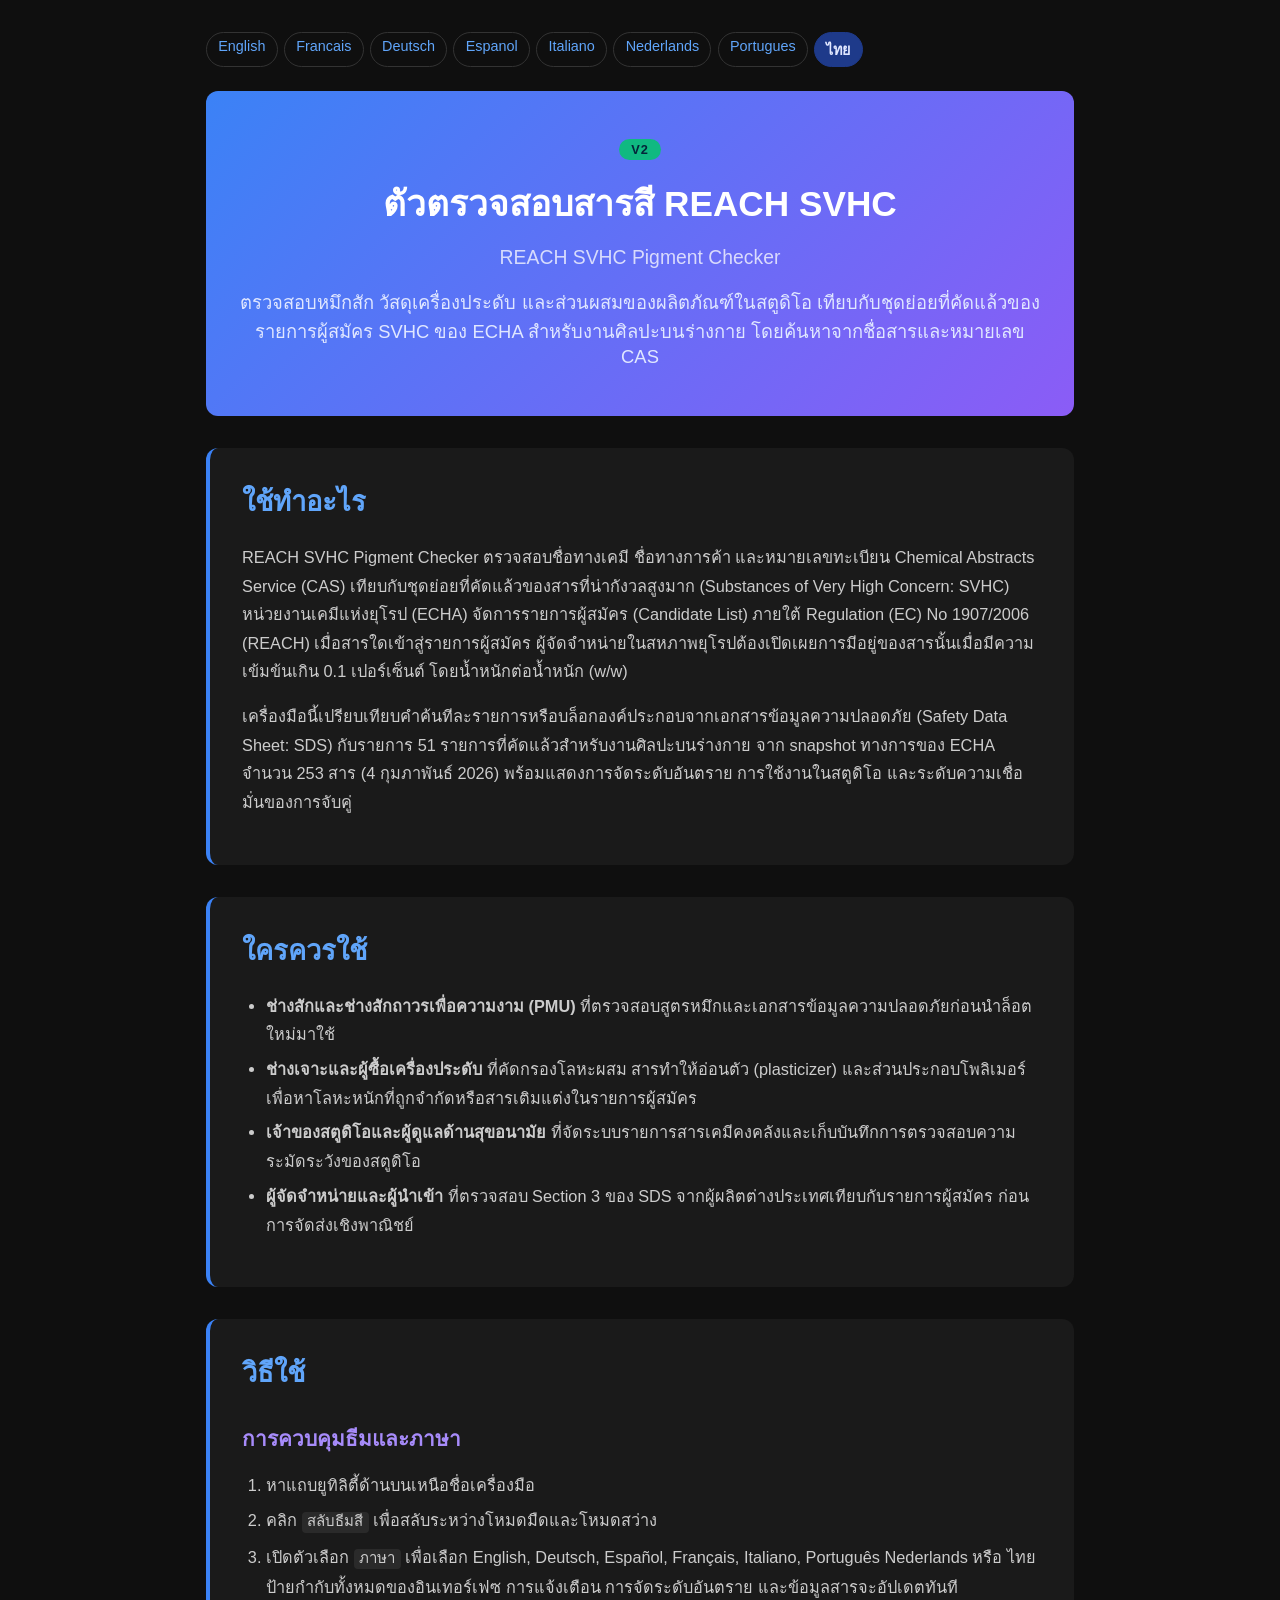
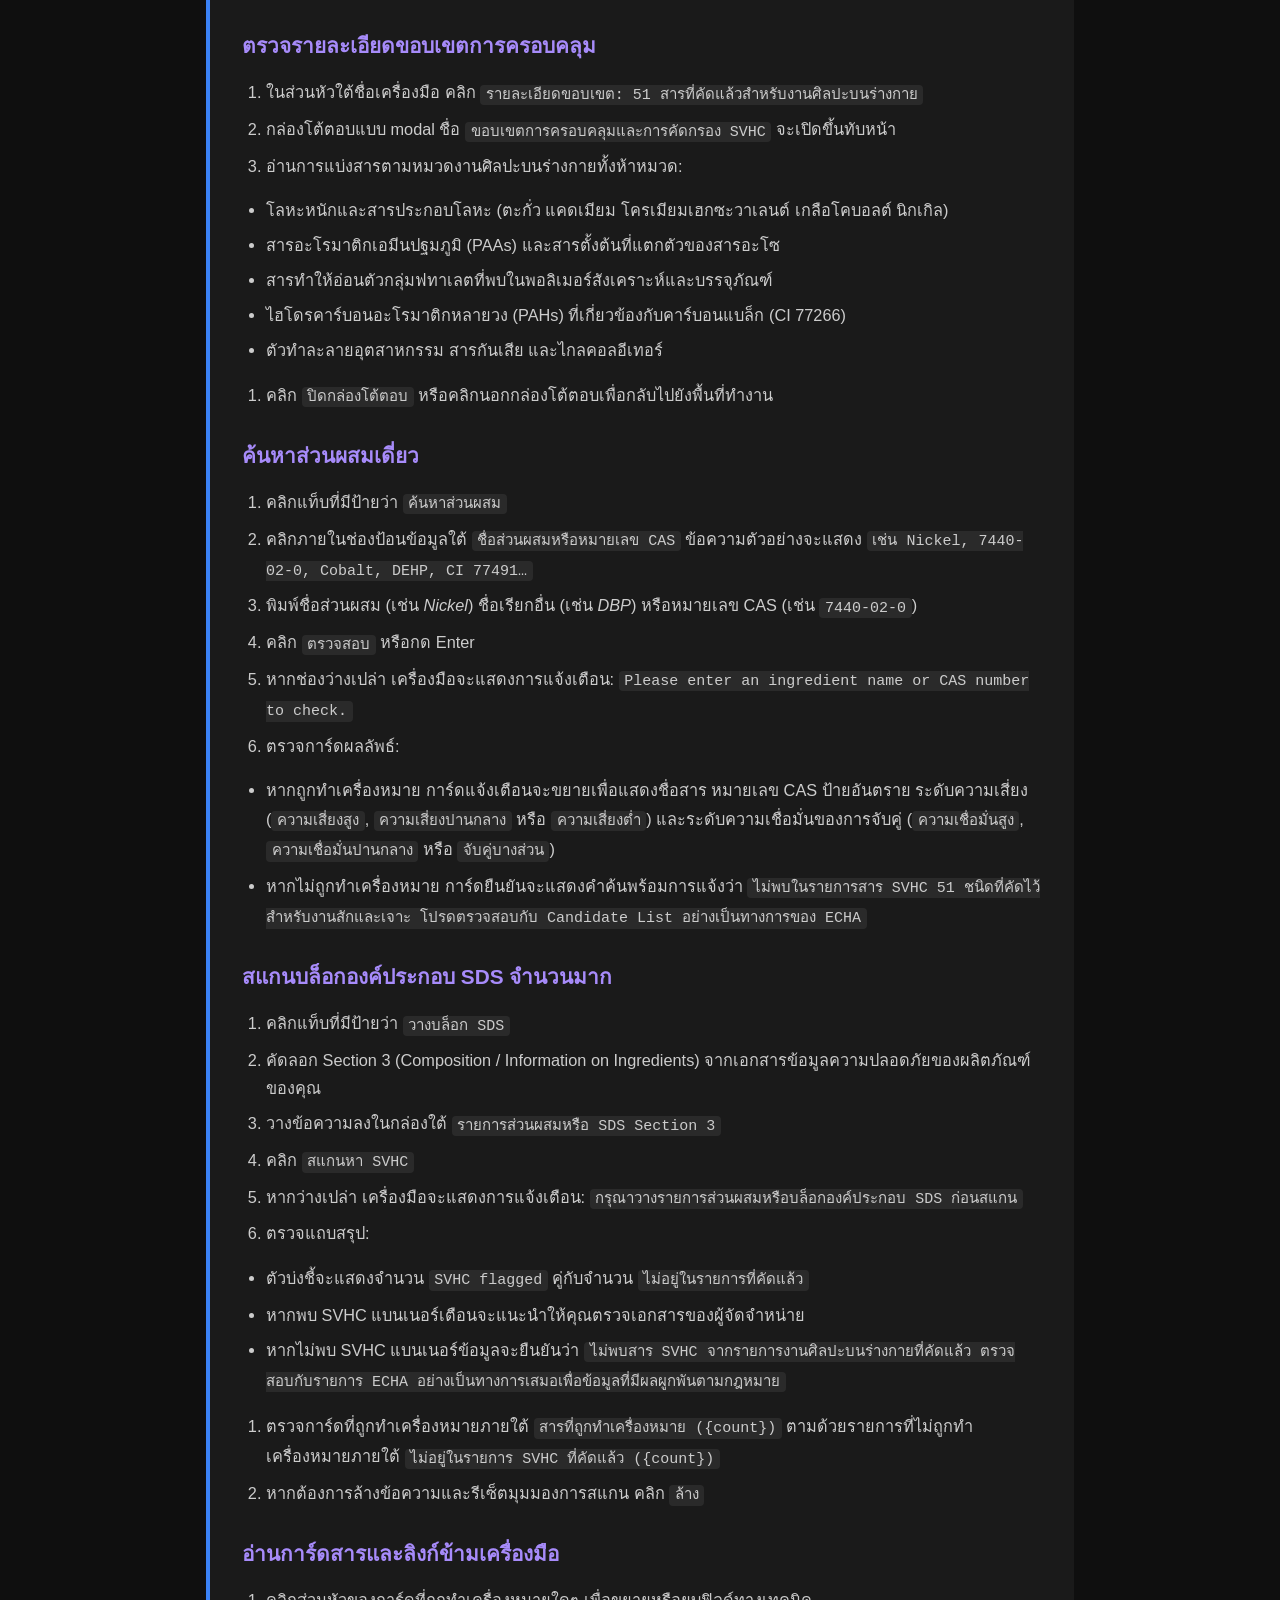
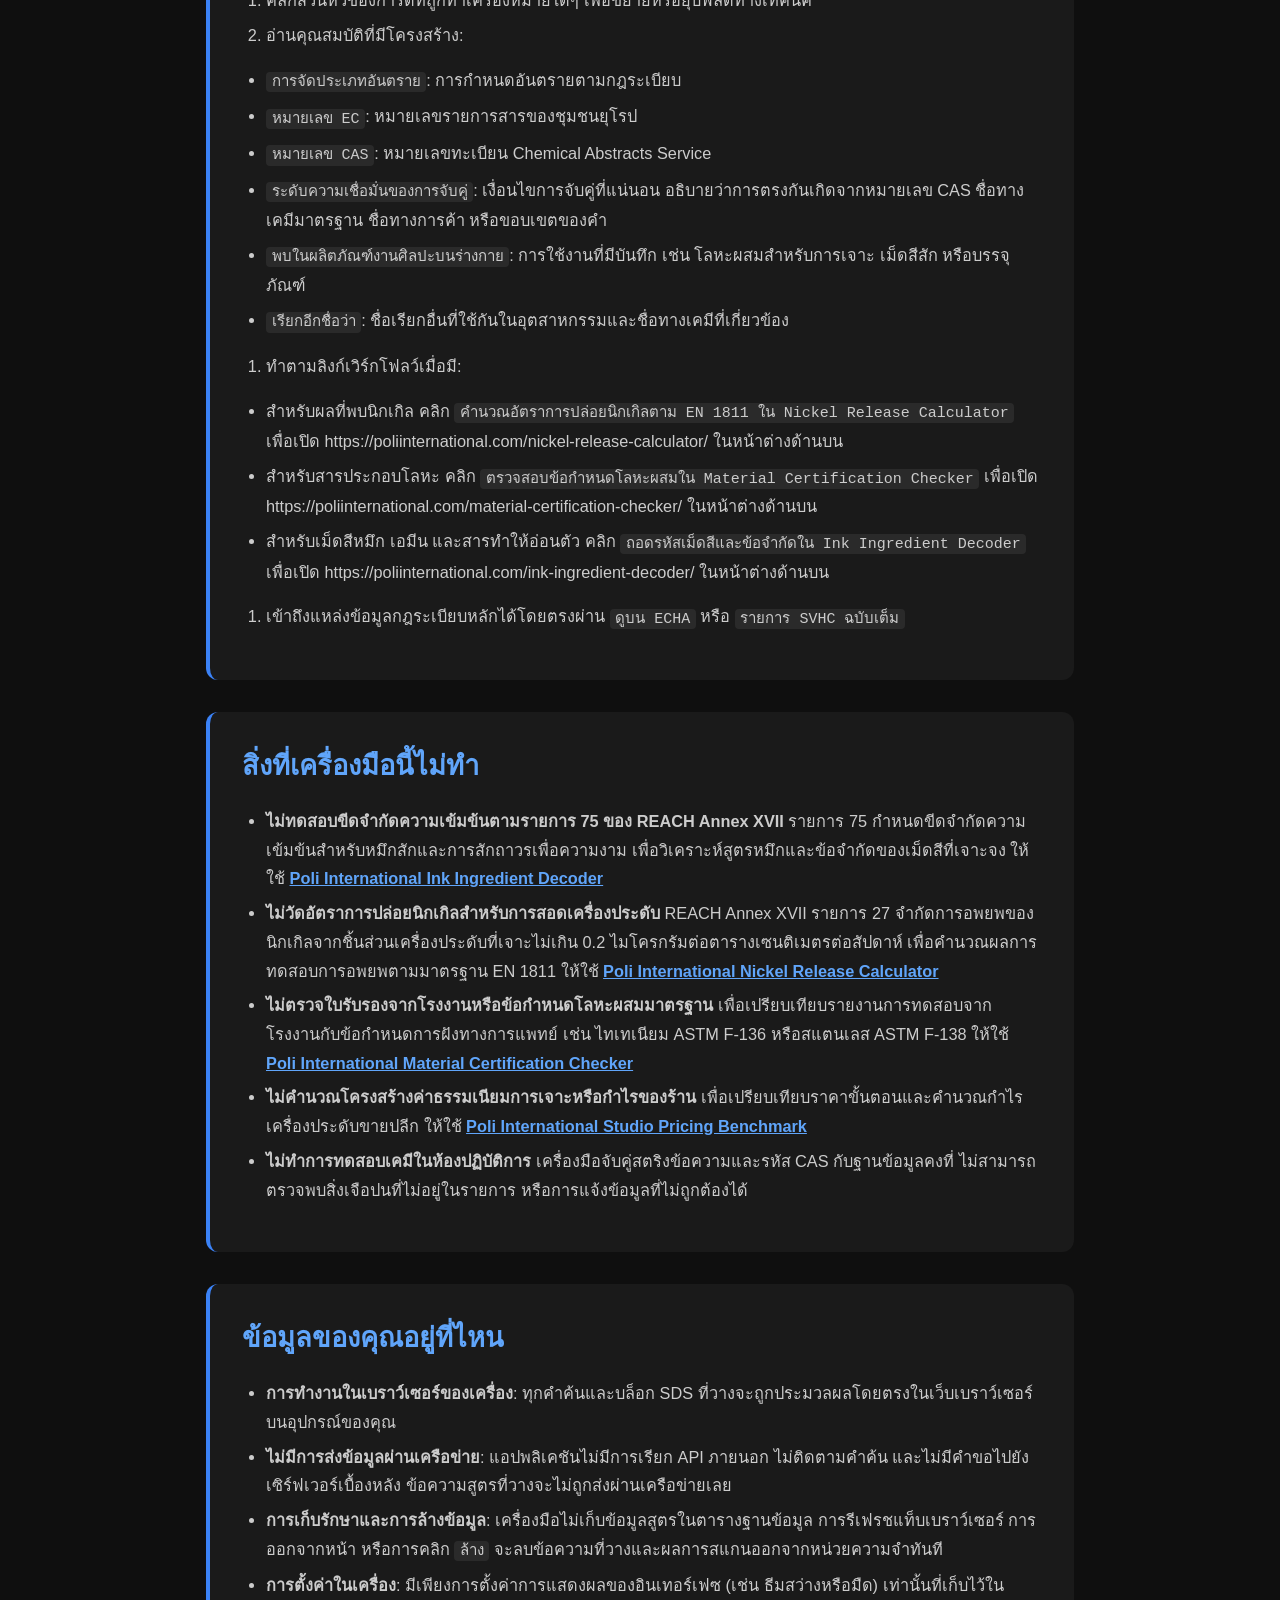
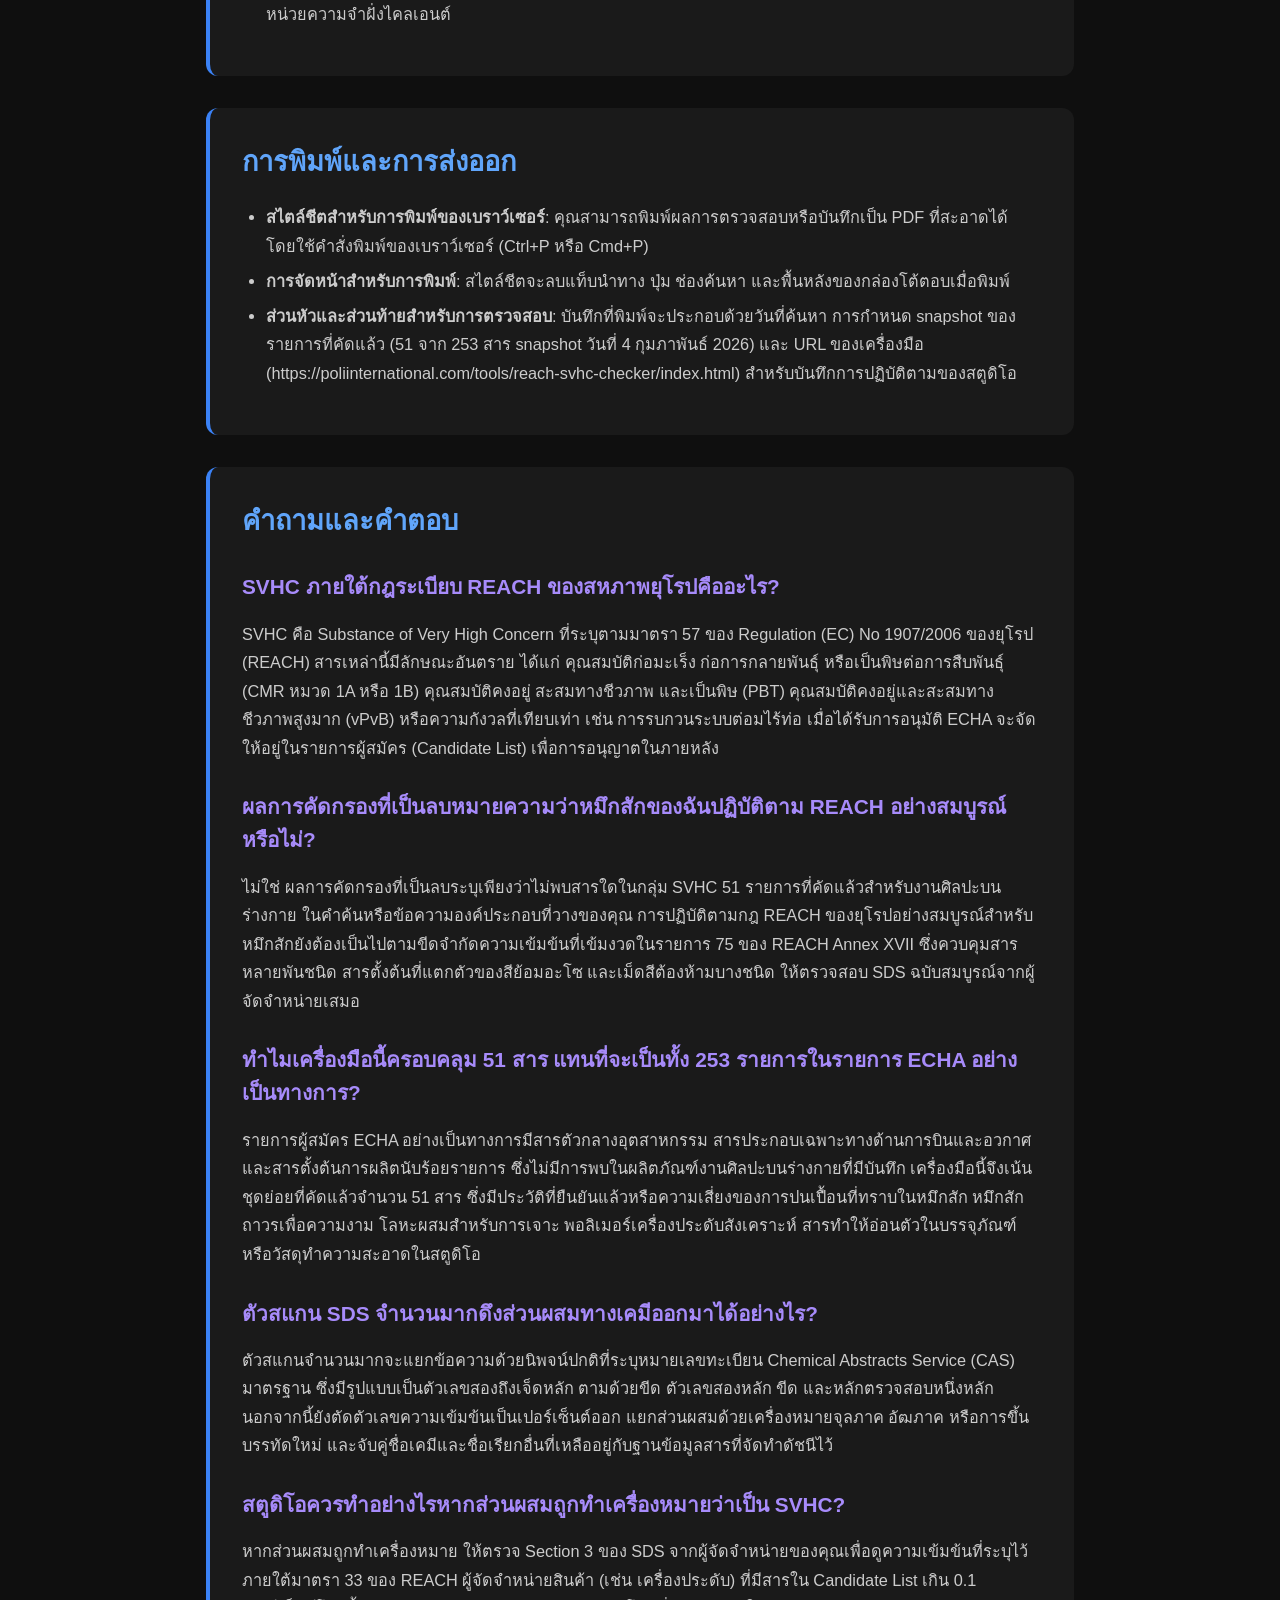
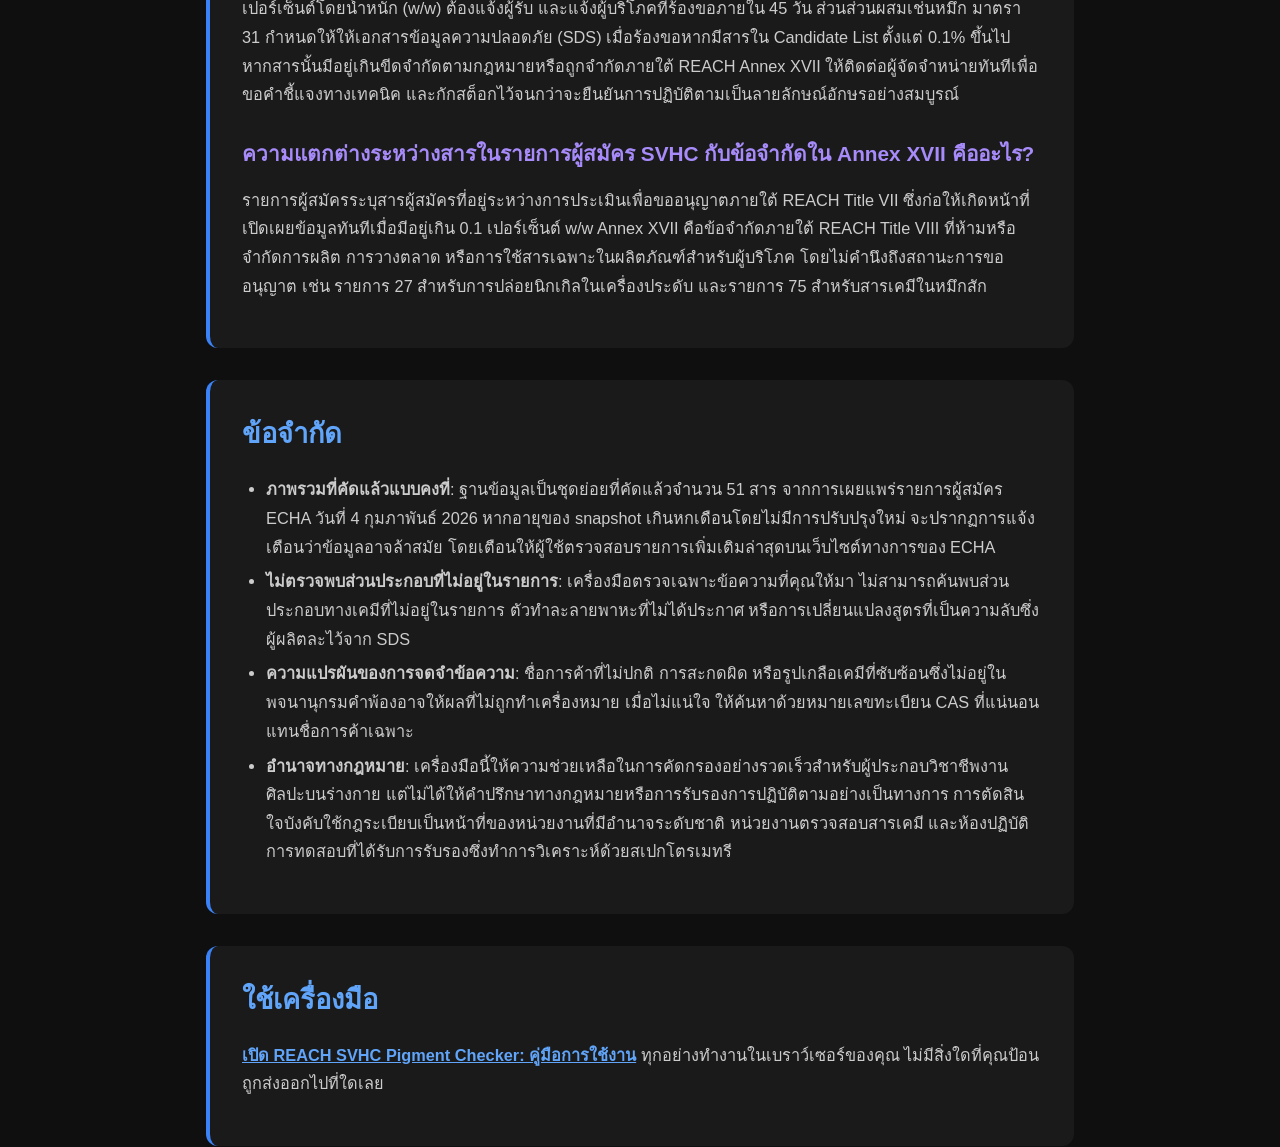
<file: documentation-th.html>
<!DOCTYPE html>
<html lang="th">
<head><meta name="robots" content="noindex,nofollow">
    <meta charset="UTF-8">
    <meta name="viewport" content="width=device-width, initial-scale=1.0">
    <title>REACH SVHC Pigment Checker: คู่มือการใช้งาน เอกสารประกอบ | Poli International</title>
    <meta name="description" content="ตรวจสอบหมึกสัก วัสดุเครื่องประดับ และส่วนผสมของผลิตภัณฑ์ในสตูดิโอ เทียบกับชุดย่อยที่คัดแล้วของรายการผู้สมัคร SVHC ของ ECHA สำหรับงานศิลปะบนร่างกาย โดยค้นหาจากชื่อสารและหมายเลข CAS">
    <link rel="canonical" href="https://poliinternational.com/reach-svhc-checker/">
    <style>
        body { background: #0f0f0f; color: #fff; font-family: -apple-system, BlinkMacSystemFont, "Segoe UI", Roboto, sans-serif; margin: 0; padding: 0; }
        body.in-iframe .doc-hero h1 { display: none; }
        * { box-sizing: border-box; }
        .entry-content { max-width: 900px; margin: 0 auto; padding: 2rem 1rem; }
        .doc-hero { background: linear-gradient(135deg, #3B82F6, #8B5CF6); padding: 3rem 2rem; text-align: center; border-radius: 0.75rem; margin-bottom: 2rem; }
        .doc-hero h1 { font-size: 2.2rem; margin: 0 0 1rem; font-weight: 700; }
        .doc-hero p { font-size: 1.15rem; color: #E0E7FF; margin: 0; }
        .doc-hero .v2 { display: inline-block; margin-bottom: 1rem; padding: 0.2rem 0.75rem; border-radius: 999px; background: #10B981; color: #04253a; font-weight: 800; font-size: 0.8rem; letter-spacing: 0.08em; }
        .doc-section { margin: 2rem 0; padding: 2rem; background: #1a1a1a; border-radius: 0.75rem; border-left: 4px solid #3B82F6; }
        .doc-section h2 { color: #60A5FA; font-size: 1.7rem; margin: 0 0 1.25rem; font-weight: 600; }
        .doc-section h3 { color: #A78BFA; font-size: 1.3rem; margin: 1.75rem 0 0.75rem; font-weight: 600; }
        .doc-section p, .doc-section li { color: #ccc; line-height: 1.75; font-size: 1.02rem; }
        .doc-section ul, .doc-section ol { padding-left: 1.5rem; }
        .doc-section li { margin: 0.4rem 0; }
        .doc-section code { background: #2a2a2a; padding: 0.1rem 0.35rem; border-radius: 0.25rem; font-size: 0.92em; }
        .doc-section a { color: #60A5FA; font-weight: 600; }
        .highlight-box { background: linear-gradient(135deg, #1E3A8A, #4C1D95); padding: 1.25rem 1.5rem; border-radius: 0.5rem; margin: 1.5rem 0; border-left: 4px solid #10B981; }
        .highlight-box p { color: #E0E7FF; margin: 0; }
        table { width: 100%; border-collapse: collapse; margin: 1.5rem 0; }
        th, td { padding: 0.75rem; text-align: left; border: 1px solid #333; vertical-align: top; }
        th { background: #2a2a2a; color: #60A5FA; }
        td { color: #ccc; }
        .doc-langs { display: flex; flex-wrap: wrap; gap: 0.4rem; margin: 0 0 1.5rem; font-size: 0.9rem; }
        .doc-langs a, .doc-langs span { padding: 0.3rem 0.7rem; border-radius: 999px; border: 1px solid #333; text-decoration: none; }
        .doc-langs a { color: #60A5FA; }
        .doc-langs span { background: #1E3A8A; color: #E0E7FF; border-color: #1E3A8A; font-weight: 700; }
    </style>
</head>
<body>
<script>if (window.self !== window.top) document.body.classList.add('in-iframe');</script>
    <div class="entry-content">
        <nav class="doc-langs" aria-label="Documentation language"><a lang="en" href="documentation.html">English</a><a lang="fr" href="documentation-fr.html">Francais</a><a lang="de" href="documentation-de.html">Deutsch</a><a lang="es" href="documentation-es.html">Espanol</a><a lang="it" href="documentation-it.html">Italiano</a><a lang="nl" href="documentation-nl.html">Nederlands</a><a lang="pt" href="documentation-pt.html">Portugues</a><span lang="th">ไทย</span></nav>
        <div class="doc-hero">
            <span class="v2">V2</span>
            <h1>ตัวตรวจสอบสารสี REACH SVHC<br><small lang="en" style="font-size:0.55em;font-weight:500;opacity:0.75;">REACH SVHC Pigment Checker</small></h1>
            <p>ตรวจสอบหมึกสัก วัสดุเครื่องประดับ และส่วนผสมของผลิตภัณฑ์ในสตูดิโอ เทียบกับชุดย่อยที่คัดแล้วของรายการผู้สมัคร SVHC ของ ECHA สำหรับงานศิลปะบนร่างกาย โดยค้นหาจากชื่อสารและหมายเลข CAS</p>
        </div>
        <div class="doc-section">
        <h2>ใช้ทำอะไร</h2>
        <p>REACH SVHC Pigment Checker ตรวจสอบชื่อทางเคมี ชื่อทางการค้า และหมายเลขทะเบียน Chemical Abstracts Service (CAS) เทียบกับชุดย่อยที่คัดแล้วของสารที่น่ากังวลสูงมาก (Substances of Very High Concern: SVHC) หน่วยงานเคมีแห่งยุโรป (ECHA) จัดการรายการผู้สมัคร (Candidate List) ภายใต้ Regulation (EC) No 1907/2006 (REACH) เมื่อสารใดเข้าสู่รายการผู้สมัคร ผู้จัดจำหน่ายในสหภาพยุโรปต้องเปิดเผยการมีอยู่ของสารนั้นเมื่อมีความเข้มข้นเกิน 0.1 เปอร์เซ็นต์ โดยน้ำหนักต่อน้ำหนัก (w/w)</p>
        <p>เครื่องมือนี้เปรียบเทียบคำค้นทีละรายการหรือบล็อกองค์ประกอบจากเอกสารข้อมูลความปลอดภัย (Safety Data Sheet: SDS) กับรายการ 51 รายการที่คัดแล้วสำหรับงานศิลปะบนร่างกาย จาก snapshot ทางการของ ECHA จำนวน 253 สาร (4 กุมภาพันธ์ 2026) พร้อมแสดงการจัดระดับอันตราย การใช้งานในสตูดิโอ และระดับความเชื่อมั่นของการจับคู่</p>
        </div>
        <div class="doc-section">
        <h2>ใครควรใช้</h2>
        <ul>
        <li><strong>ช่างสักและช่างสักถาวรเพื่อความงาม (PMU)</strong> ที่ตรวจสอบสูตรหมึกและเอกสารข้อมูลความปลอดภัยก่อนนำล็อตใหม่มาใช้</li>
        <li><strong>ช่างเจาะและผู้ซื้อเครื่องประดับ</strong> ที่คัดกรองโลหะผสม สารทำให้อ่อนตัว (plasticizer) และส่วนประกอบโพลิเมอร์ เพื่อหาโลหะหนักที่ถูกจำกัดหรือสารเติมแต่งในรายการผู้สมัคร</li>
        <li><strong>เจ้าของสตูดิโอและผู้ดูแลด้านสุขอนามัย</strong> ที่จัดระบบรายการสารเคมีคงคลังและเก็บบันทึกการตรวจสอบความระมัดระวังของสตูดิโอ</li>
        <li><strong>ผู้จัดจำหน่ายและผู้นำเข้า</strong> ที่ตรวจสอบ Section 3 ของ SDS จากผู้ผลิตต่างประเทศเทียบกับรายการผู้สมัคร ก่อนการจัดส่งเชิงพาณิชย์</li>
        </ul>
        </div>
        <div class="doc-section">
        <h2>วิธีใช้</h2>
        <h3>การควบคุมธีมและภาษา</h3>
        <ol>
        <li>หาแถบยูทิลิตี้ด้านบนเหนือชื่อเครื่องมือ</li>
        <li>คลิก <code>สลับธีมสี</code> เพื่อสลับระหว่างโหมดมืดและโหมดสว่าง</li>
        <li>เปิดตัวเลือก <code>ภาษา</code> เพื่อเลือก English, Deutsch, Español, Français, Italiano, Português Nederlands หรือ ไทย ป้ายกำกับทั้งหมดของอินเทอร์เฟซ การแจ้งเตือน การจัดระดับอันตราย และข้อมูลสารจะอัปเดตทันที</li>
        </ol>
        <h3>ตรวจรายละเอียดขอบเขตการครอบคลุม</h3>
        <ol>
        <li>ในส่วนหัวใต้ชื่อเครื่องมือ คลิก <code>รายละเอียดขอบเขต: 51 สารที่คัดแล้วสำหรับงานศิลปะบนร่างกาย</code></li>
        <li>กล่องโต้ตอบแบบ modal ชื่อ <code>ขอบเขตการครอบคลุมและการคัดกรอง SVHC</code> จะเปิดขึ้นทับหน้า</li>
        <li>อ่านการแบ่งสารตามหมวดงานศิลปะบนร่างกายทั้งห้าหมวด:</li>
        </ol>
        <ul>
        <li>โลหะหนักและสารประกอบโลหะ (ตะกั่ว แคดเมียม โครเมียมเฮกซะวาเลนต์ เกลือโคบอลต์ นิกเกิล)</li>
        <li>สารอะโรมาติกเอมีนปฐมภูมิ (PAAs) และสารตั้งต้นที่แตกตัวของสารอะโซ</li>
        <li>สารทำให้อ่อนตัวกลุ่มฟทาเลตที่พบในพอลิเมอร์สังเคราะห์และบรรจุภัณฑ์</li>
        <li>ไฮโดรคาร์บอนอะโรมาติกหลายวง (PAHs) ที่เกี่ยวข้องกับคาร์บอนแบล็ก (CI 77266)</li>
        <li>ตัวทำละลายอุตสาหกรรม สารกันเสีย และไกลคอลอีเทอร์</li>
        </ul>
        <ol>
        <li>คลิก <code>ปิดกล่องโต้ตอบ</code> หรือคลิกนอกกล่องโต้ตอบเพื่อกลับไปยังพื้นที่ทำงาน</li>
        </ol>
        <h3>ค้นหาส่วนผสมเดี่ยว</h3>
        <ol>
        <li>คลิกแท็บที่มีป้ายว่า <code>ค้นหาส่วนผสม</code></li>
        <li>คลิกภายในช่องป้อนข้อมูลใต้ <code>ชื่อส่วนผสมหรือหมายเลข CAS</code> ข้อความตัวอย่างจะแสดง <code>เช่น Nickel, 7440-02-0, Cobalt, DEHP, CI 77491…</code></li>
        <li>พิมพ์ชื่อส่วนผสม (เช่น <em>Nickel</em>) ชื่อเรียกอื่น (เช่น <em>DBP</em>) หรือหมายเลข CAS (เช่น <code>7440-02-0</code>)</li>
        <li>คลิก <code>ตรวจสอบ</code> หรือกด Enter</li>
        <li>หากช่องว่างเปล่า เครื่องมือจะแสดงการแจ้งเตือน: <code>Please enter an ingredient name or CAS number to check.</code></li>
        <li>ตรวจการ์ดผลลัพธ์:</li>
        </ol>
        <ul>
        <li>หากถูกทำเครื่องหมาย การ์ดแจ้งเตือนจะขยายเพื่อแสดงชื่อสาร หมายเลข CAS ป้ายอันตราย ระดับความเสี่ยง (<code>ความเสี่ยงสูง</code>, <code>ความเสี่ยงปานกลาง</code> หรือ <code>ความเสี่ยงต่ำ</code>) และระดับความเชื่อมั่นของการจับคู่ (<code>ความเชื่อมั่นสูง</code>, <code>ความเชื่อมั่นปานกลาง</code> หรือ <code>จับคู่บางส่วน</code>)</li>
        <li>หากไม่ถูกทำเครื่องหมาย การ์ดยืนยันจะแสดงคำค้นพร้อมการแจ้งว่า <code>ไม่พบในรายการสาร SVHC 51 ชนิดที่คัดไว้สำหรับงานสักและเจาะ โปรดตรวจสอบกับ Candidate List อย่างเป็นทางการของ ECHA</code></li>
        </ul>
        <h3>สแกนบล็อกองค์ประกอบ SDS จำนวนมาก</h3>
        <ol>
        <li>คลิกแท็บที่มีป้ายว่า <code>วางบล็อก SDS</code></li>
        <li>คัดลอก Section 3 (Composition / Information on Ingredients) จากเอกสารข้อมูลความปลอดภัยของผลิตภัณฑ์ของคุณ</li>
        <li>วางข้อความลงในกล่องใต้ <code>รายการส่วนผสมหรือ SDS Section 3</code></li>
        <li>คลิก <code>สแกนหา SVHC</code></li>
        <li>หากว่างเปล่า เครื่องมือจะแสดงการแจ้งเตือน: <code>กรุณาวางรายการส่วนผสมหรือบล็อกองค์ประกอบ SDS ก่อนสแกน</code></li>
        <li>ตรวจแถบสรุป:</li>
        </ol>
        <ul>
        <li>ตัวบ่งชี้จะแสดงจำนวน <code>SVHC flagged</code> คู่กับจำนวน <code>ไม่อยู่ในรายการที่คัดแล้ว</code></li>
        <li>หากพบ SVHC แบนเนอร์เตือนจะแนะนำให้คุณตรวจเอกสารของผู้จัดจำหน่าย</li>
        <li>หากไม่พบ SVHC แบนเนอร์ข้อมูลจะยืนยันว่า <code>ไม่พบสาร SVHC จากรายการงานศิลปะบนร่างกายที่คัดแล้ว ตรวจสอบกับรายการ ECHA อย่างเป็นทางการเสมอเพื่อข้อมูลที่มีผลผูกพันตามกฎหมาย</code></li>
        </ul>
        <ol>
        <li>ตรวจการ์ดที่ถูกทำเครื่องหมายภายใต้ <code>สารที่ถูกทำเครื่องหมาย ({count})</code> ตามด้วยรายการที่ไม่ถูกทำเครื่องหมายภายใต้ <code>ไม่อยู่ในรายการ SVHC ที่คัดแล้ว ({count})</code></li>
        <li>หากต้องการล้างข้อความและรีเซ็ตมุมมองการสแกน คลิก <code>ล้าง</code></li>
        </ol>
        <h3>อ่านการ์ดสารและลิงก์ข้ามเครื่องมือ</h3>
        <ol>
        <li>คลิกส่วนหัวของการ์ดที่ถูกทำเครื่องหมายใดๆ เพื่อขยายหรือยุบฟิลด์ทางเทคนิค</li>
        <li>อ่านคุณสมบัติที่มีโครงสร้าง:</li>
        </ol>
        <ul>
        <li><code>การจัดประเภทอันตราย</code>: การกำหนดอันตรายตามกฎระเบียบ</li>
        <li><code>หมายเลข EC</code>: หมายเลขรายการสารของชุมชนยุโรป</li>
        <li><code>หมายเลข CAS</code>: หมายเลขทะเบียน Chemical Abstracts Service</li>
        <li><code>ระดับความเชื่อมั่นของการจับคู่</code>: เงื่อนไขการจับคู่ที่แน่นอน อธิบายว่าการตรงกันเกิดจากหมายเลข CAS ชื่อทางเคมีมาตรฐาน ชื่อทางการค้า หรือขอบเขตของคำ</li>
        <li><code>พบในผลิตภัณฑ์งานศิลปะบนร่างกาย</code>: การใช้งานที่มีบันทึก เช่น โลหะผสมสำหรับการเจาะ เม็ดสีสัก หรือบรรจุภัณฑ์</li>
        <li><code>เรียกอีกชื่อว่า</code>: ชื่อเรียกอื่นที่ใช้กันในอุตสาหกรรมและชื่อทางเคมีที่เกี่ยวข้อง</li>
        </ul>
        <ol>
        <li>ทำตามลิงก์เวิร์กโฟลว์เมื่อมี:</li>
        </ol>
        <ul>
        <li>สำหรับผลที่พบนิกเกิล คลิก <code>คำนวณอัตราการปล่อยนิกเกิลตาม EN 1811 ใน Nickel Release Calculator</code> เพื่อเปิด https://poliinternational.com/nickel-release-calculator/ ในหน้าต่างด้านบน</li>
        <li>สำหรับสารประกอบโลหะ คลิก <code>ตรวจสอบข้อกำหนดโลหะผสมใน Material Certification Checker</code> เพื่อเปิด https://poliinternational.com/material-certification-checker/ ในหน้าต่างด้านบน</li>
        <li>สำหรับเม็ดสีหมึก เอมีน และสารทำให้อ่อนตัว คลิก <code>ถอดรหัสเม็ดสีและข้อจำกัดใน Ink Ingredient Decoder</code> เพื่อเปิด https://poliinternational.com/ink-ingredient-decoder/ ในหน้าต่างด้านบน</li>
        </ul>
        <ol>
        <li>เข้าถึงแหล่งข้อมูลกฎระเบียบหลักได้โดยตรงผ่าน <code>ดูบน ECHA</code> หรือ <code>รายการ SVHC ฉบับเต็ม</code></li>
        </ol>
        </div>
        <div class="doc-section">
        <h2>สิ่งที่เครื่องมือนี้ไม่ทำ</h2>
        <ul>
        <li><strong>ไม่ทดสอบขีดจำกัดความเข้มข้นตามรายการ 75 ของ REACH Annex XVII</strong> รายการ 75 กำหนดขีดจำกัดความเข้มข้นสำหรับหมึกสักและการสักถาวรเพื่อความงาม เพื่อวิเคราะห์สูตรหมึกและข้อจำกัดของเม็ดสีที่เจาะจง ให้ใช้ <a href="https://poliinternational.com/ink-ingredient-decoder/" target="_top">Poli International Ink Ingredient Decoder</a></li>
        <li><strong>ไม่วัดอัตราการปล่อยนิกเกิลสำหรับการสอดเครื่องประดับ</strong> REACH Annex XVII รายการ 27 จำกัดการอพยพของนิกเกิลจากชิ้นส่วนเครื่องประดับที่เจาะไม่เกิน 0.2 ไมโครกรัมต่อตารางเซนติเมตรต่อสัปดาห์ เพื่อคำนวณผลการทดสอบการอพยพตามมาตรฐาน EN 1811 ให้ใช้ <a href="https://poliinternational.com/nickel-release-calculator/" target="_top">Poli International Nickel Release Calculator</a></li>
        <li><strong>ไม่ตรวจใบรับรองจากโรงงานหรือข้อกำหนดโลหะผสมมาตรฐาน</strong> เพื่อเปรียบเทียบรายงานการทดสอบจากโรงงานกับข้อกำหนดการฝังทางการแพทย์ เช่น ไทเทเนียม ASTM F-136 หรือสแตนเลส ASTM F-138 ให้ใช้ <a href="https://poliinternational.com/material-certification-checker/" target="_top">Poli International Material Certification Checker</a></li>
        <li><strong>ไม่คำนวณโครงสร้างค่าธรรมเนียมการเจาะหรือกำไรของร้าน</strong> เพื่อเปรียบเทียบราคาขั้นตอนและคำนวณกำไรเครื่องประดับขายปลีก ให้ใช้ <a href="https://poliinternational.com/studio-pricing-benchmark/" target="_top">Poli International Studio Pricing Benchmark</a></li>
        <li><strong>ไม่ทำการทดสอบเคมีในห้องปฏิบัติการ</strong> เครื่องมือจับคู่สตริงข้อความและรหัส CAS กับฐานข้อมูลคงที่ ไม่สามารถตรวจพบสิ่งเจือปนที่ไม่อยู่ในรายการ หรือการแจ้งข้อมูลที่ไม่ถูกต้องได้</li>
        </ul>
        </div>
        <div class="doc-section">
        <h2>ข้อมูลของคุณอยู่ที่ไหน</h2>
        <ul>
        <li><strong>การทำงานในเบราว์เซอร์ของเครื่อง</strong>: ทุกคำค้นและบล็อก SDS ที่วางจะถูกประมวลผลโดยตรงในเว็บเบราว์เซอร์บนอุปกรณ์ของคุณ</li>
        <li><strong>ไม่มีการส่งข้อมูลผ่านเครือข่าย</strong>: แอปพลิเคชันไม่มีการเรียก API ภายนอก ไม่ติดตามคำค้น และไม่มีคำขอไปยังเซิร์ฟเวอร์เบื้องหลัง ข้อความสูตรที่วางจะไม่ถูกส่งผ่านเครือข่ายเลย</li>
        <li><strong>การเก็บรักษาและการล้างข้อมูล</strong>: เครื่องมือไม่เก็บข้อมูลสูตรในตารางฐานข้อมูล การรีเฟรชแท็บเบราว์เซอร์ การออกจากหน้า หรือการคลิก <code>ล้าง</code> จะลบข้อความที่วางและผลการสแกนออกจากหน่วยความจำทันที</li>
        <li><strong>การตั้งค่าในเครื่อง</strong>: มีเพียงการตั้งค่าการแสดงผลของอินเทอร์เฟซ (เช่น ธีมสว่างหรือมืด) เท่านั้นที่เก็บไว้ในหน่วยความจำฝั่งไคลเอนต์</li>
        </ul>
        </div>
        <div class="doc-section">
        <h2>การพิมพ์และการส่งออก</h2>
        <ul>
        <li><strong>สไตล์ชีตสำหรับการพิมพ์ของเบราว์เซอร์</strong>: คุณสามารถพิมพ์ผลการตรวจสอบหรือบันทึกเป็น PDF ที่สะอาดได้ โดยใช้คำสั่งพิมพ์ของเบราว์เซอร์ (Ctrl+P หรือ Cmd+P)</li>
        <li><strong>การจัดหน้าสำหรับการพิมพ์</strong>: สไตล์ชีตจะลบแท็บนำทาง ปุ่ม ช่องค้นหา และพื้นหลังของกล่องโต้ตอบเมื่อพิมพ์</li>
        <li><strong>ส่วนหัวและส่วนท้ายสำหรับการตรวจสอบ</strong>: บันทึกที่พิมพ์จะประกอบด้วยวันที่ค้นหา การกำหนด snapshot ของรายการที่คัดแล้ว (51 จาก 253 สาร snapshot วันที่ 4 กุมภาพันธ์ 2026) และ URL ของเครื่องมือ (https://poliinternational.com/tools/reach-svhc-checker/index.html) สำหรับบันทึกการปฏิบัติตามของสตูดิโอ</li>
        </ul>
        </div>
        <div class="doc-section">
        <h2>คำถามและคำตอบ</h2>
        <h3>SVHC ภายใต้กฎระเบียบ REACH ของสหภาพยุโรปคืออะไร?</h3>
        <p>SVHC คือ Substance of Very High Concern ที่ระบุตามมาตรา 57 ของ Regulation (EC) No 1907/2006 ของยุโรป (REACH) สารเหล่านี้มีลักษณะอันตราย ได้แก่ คุณสมบัติก่อมะเร็ง ก่อการกลายพันธุ์ หรือเป็นพิษต่อการสืบพันธุ์ (CMR หมวด 1A หรือ 1B) คุณสมบัติคงอยู่ สะสมทางชีวภาพ และเป็นพิษ (PBT) คุณสมบัติคงอยู่และสะสมทางชีวภาพสูงมาก (vPvB) หรือความกังวลที่เทียบเท่า เช่น การรบกวนระบบต่อมไร้ท่อ เมื่อได้รับการอนุมัติ ECHA จะจัดให้อยู่ในรายการผู้สมัคร (Candidate List) เพื่อการอนุญาตในภายหลัง</p>
        <h3>ผลการคัดกรองที่เป็นลบหมายความว่าหมึกสักของฉันปฏิบัติตาม REACH อย่างสมบูรณ์หรือไม่?</h3>
        <p>ไม่ใช่ ผลการคัดกรองที่เป็นลบระบุเพียงว่าไม่พบสารใดในกลุ่ม SVHC 51 รายการที่คัดแล้วสำหรับงานศิลปะบนร่างกาย ในคำค้นหรือข้อความองค์ประกอบที่วางของคุณ การปฏิบัติตามกฎ REACH ของยุโรปอย่างสมบูรณ์สำหรับหมึกสักยังต้องเป็นไปตามขีดจำกัดความเข้มข้นที่เข้มงวดในรายการ 75 ของ REACH Annex XVII ซึ่งควบคุมสารหลายพันชนิด สารตั้งต้นที่แตกตัวของสีย้อมอะโซ และเม็ดสีต้องห้ามบางชนิด ให้ตรวจสอบ SDS ฉบับสมบูรณ์จากผู้จัดจำหน่ายเสมอ</p>
        <h3>ทำไมเครื่องมือนี้ครอบคลุม 51 สาร แทนที่จะเป็นทั้ง 253 รายการในรายการ ECHA อย่างเป็นทางการ?</h3>
        <p>รายการผู้สมัคร ECHA อย่างเป็นทางการมีสารตัวกลางอุตสาหกรรม สารประกอบเฉพาะทางด้านการบินและอวกาศ และสารตั้งต้นการผลิตนับร้อยรายการ ซึ่งไม่มีการพบในผลิตภัณฑ์งานศิลปะบนร่างกายที่มีบันทึก เครื่องมือนี้จึงเน้นชุดย่อยที่คัดแล้วจำนวน 51 สาร ซึ่งมีประวัติที่ยืนยันแล้วหรือความเสี่ยงของการปนเปื้อนที่ทราบในหมึกสัก หมึกสักถาวรเพื่อความงาม โลหะผสมสำหรับการเจาะ พอลิเมอร์เครื่องประดับสังเคราะห์ สารทำให้อ่อนตัวในบรรจุภัณฑ์ หรือวัสดุทำความสะอาดในสตูดิโอ</p>
        <h3>ตัวสแกน SDS จำนวนมากดึงส่วนผสมทางเคมีออกมาได้อย่างไร?</h3>
        <p>ตัวสแกนจำนวนมากจะแยกข้อความด้วยนิพจน์ปกติที่ระบุหมายเลขทะเบียน Chemical Abstracts Service (CAS) มาตรฐาน ซึ่งมีรูปแบบเป็นตัวเลขสองถึงเจ็ดหลัก ตามด้วยขีด ตัวเลขสองหลัก ขีด และหลักตรวจสอบหนึ่งหลัก นอกจากนี้ยังตัดตัวเลขความเข้มข้นเป็นเปอร์เซ็นต์ออก แยกส่วนผสมด้วยเครื่องหมายจุลภาค อัฒภาค หรือการขึ้นบรรทัดใหม่ และจับคู่ชื่อเคมีและชื่อเรียกอื่นที่เหลืออยู่กับฐานข้อมูลสารที่จัดทำดัชนีไว้</p>
        <h3>สตูดิโอควรทำอย่างไรหากส่วนผสมถูกทำเครื่องหมายว่าเป็น SVHC?</h3>
        <p>หากส่วนผสมถูกทำเครื่องหมาย ให้ตรวจ Section 3 ของ SDS จากผู้จัดจำหน่ายของคุณเพื่อดูความเข้มข้นที่ระบุไว้ ภายใต้มาตรา 33 ของ REACH ผู้จัดจำหน่ายสินค้า (เช่น เครื่องประดับ) ที่มีสารใน Candidate List เกิน 0.1 เปอร์เซ็นต์โดยน้ำหนัก (w/w) ต้องแจ้งผู้รับ และแจ้งผู้บริโภคที่ร้องขอภายใน 45 วัน ส่วนส่วนผสมเช่นหมึก มาตรา 31 กำหนดให้ให้เอกสารข้อมูลความปลอดภัย (SDS) เมื่อร้องขอหากมีสารใน Candidate List ตั้งแต่ 0.1% ขึ้นไป หากสารนั้นมีอยู่เกินขีดจำกัดตามกฎหมายหรือถูกจำกัดภายใต้ REACH Annex XVII ให้ติดต่อผู้จัดจำหน่ายทันทีเพื่อขอคำชี้แจงทางเทคนิค และกักสต็อกไว้จนกว่าจะยืนยันการปฏิบัติตามเป็นลายลักษณ์อักษรอย่างสมบูรณ์</p>
        <h3>ความแตกต่างระหว่างสารในรายการผู้สมัคร SVHC กับข้อจำกัดใน Annex XVII คืออะไร?</h3>
        <p>รายการผู้สมัครระบุสารผู้สมัครที่อยู่ระหว่างการประเมินเพื่อขออนุญาตภายใต้ REACH Title VII ซึ่งก่อให้เกิดหน้าที่เปิดเผยข้อมูลทันทีเมื่อมีอยู่เกิน 0.1 เปอร์เซ็นต์ w/w Annex XVII คือข้อจำกัดภายใต้ REACH Title VIII ที่ห้ามหรือจำกัดการผลิต การวางตลาด หรือการใช้สารเฉพาะในผลิตภัณฑ์สำหรับผู้บริโภค โดยไม่คำนึงถึงสถานะการขออนุญาต เช่น รายการ 27 สำหรับการปล่อยนิกเกิลในเครื่องประดับ และรายการ 75 สำหรับสารเคมีในหมึกสัก</p>
        </div>
        <div class="doc-section">
        <h2>ข้อจำกัด</h2>
        <ul>
        <li><strong>ภาพรวมที่คัดแล้วแบบคงที่</strong>: ฐานข้อมูลเป็นชุดย่อยที่คัดแล้วจำนวน 51 สาร จากการเผยแพร่รายการผู้สมัคร ECHA วันที่ 4 กุมภาพันธ์ 2026 หากอายุของ snapshot เกินหกเดือนโดยไม่มีการปรับปรุงใหม่ จะปรากฏการแจ้งเตือนว่าข้อมูลอาจล้าสมัย โดยเตือนให้ผู้ใช้ตรวจสอบรายการเพิ่มเติมล่าสุดบนเว็บไซต์ทางการของ ECHA</li>
        <li><strong>ไม่ตรวจพบส่วนประกอบที่ไม่อยู่ในรายการ</strong>: เครื่องมือตรวจเฉพาะข้อความที่คุณให้มา ไม่สามารถค้นพบส่วนประกอบทางเคมีที่ไม่อยู่ในรายการ ตัวทำละลายพาหะที่ไม่ได้ประกาศ หรือการเปลี่ยนแปลงสูตรที่เป็นความลับซึ่งผู้ผลิตละไว้จาก SDS</li>
        <li><strong>ความแปรผันของการจดจำข้อความ</strong>: ชื่อการค้าที่ไม่ปกติ การสะกดผิด หรือรูปเกลือเคมีที่ซับซ้อนซึ่งไม่อยู่ในพจนานุกรมคำพ้องอาจให้ผลที่ไม่ถูกทำเครื่องหมาย เมื่อไม่แน่ใจ ให้ค้นหาด้วยหมายเลขทะเบียน CAS ที่แน่นอนแทนชื่อการค้าเฉพาะ</li>
        <li><strong>อำนาจทางกฎหมาย</strong>: เครื่องมือนี้ให้ความช่วยเหลือในการคัดกรองอย่างรวดเร็วสำหรับผู้ประกอบวิชาชีพงานศิลปะบนร่างกาย แต่ไม่ได้ให้คำปรึกษาทางกฎหมายหรือการรับรองการปฏิบัติตามอย่างเป็นทางการ การตัดสินใจบังคับใช้กฎระเบียบเป็นหน้าที่ของหน่วยงานที่มีอำนาจระดับชาติ หน่วยงานตรวจสอบสารเคมี และห้องปฏิบัติการทดสอบที่ได้รับการรับรองซึ่งทำการวิเคราะห์ด้วยสเปกโตรเมทรี</li>
        </ul>
        </div>
        <div class="doc-section">
            <h2>ใช้เครื่องมือ</h2>
            <p><a href="https://poliinternational.com/reach-svhc-checker/" target="_top">เปิด REACH SVHC Pigment Checker: คู่มือการใช้งาน</a> ทุกอย่างทำงานในเบราว์เซอร์ของคุณ ไม่มีสิ่งใดที่คุณป้อนถูกส่งออกไปที่ใดเลย</p>
        </div>
    </div>
</body>
</html>
</file>
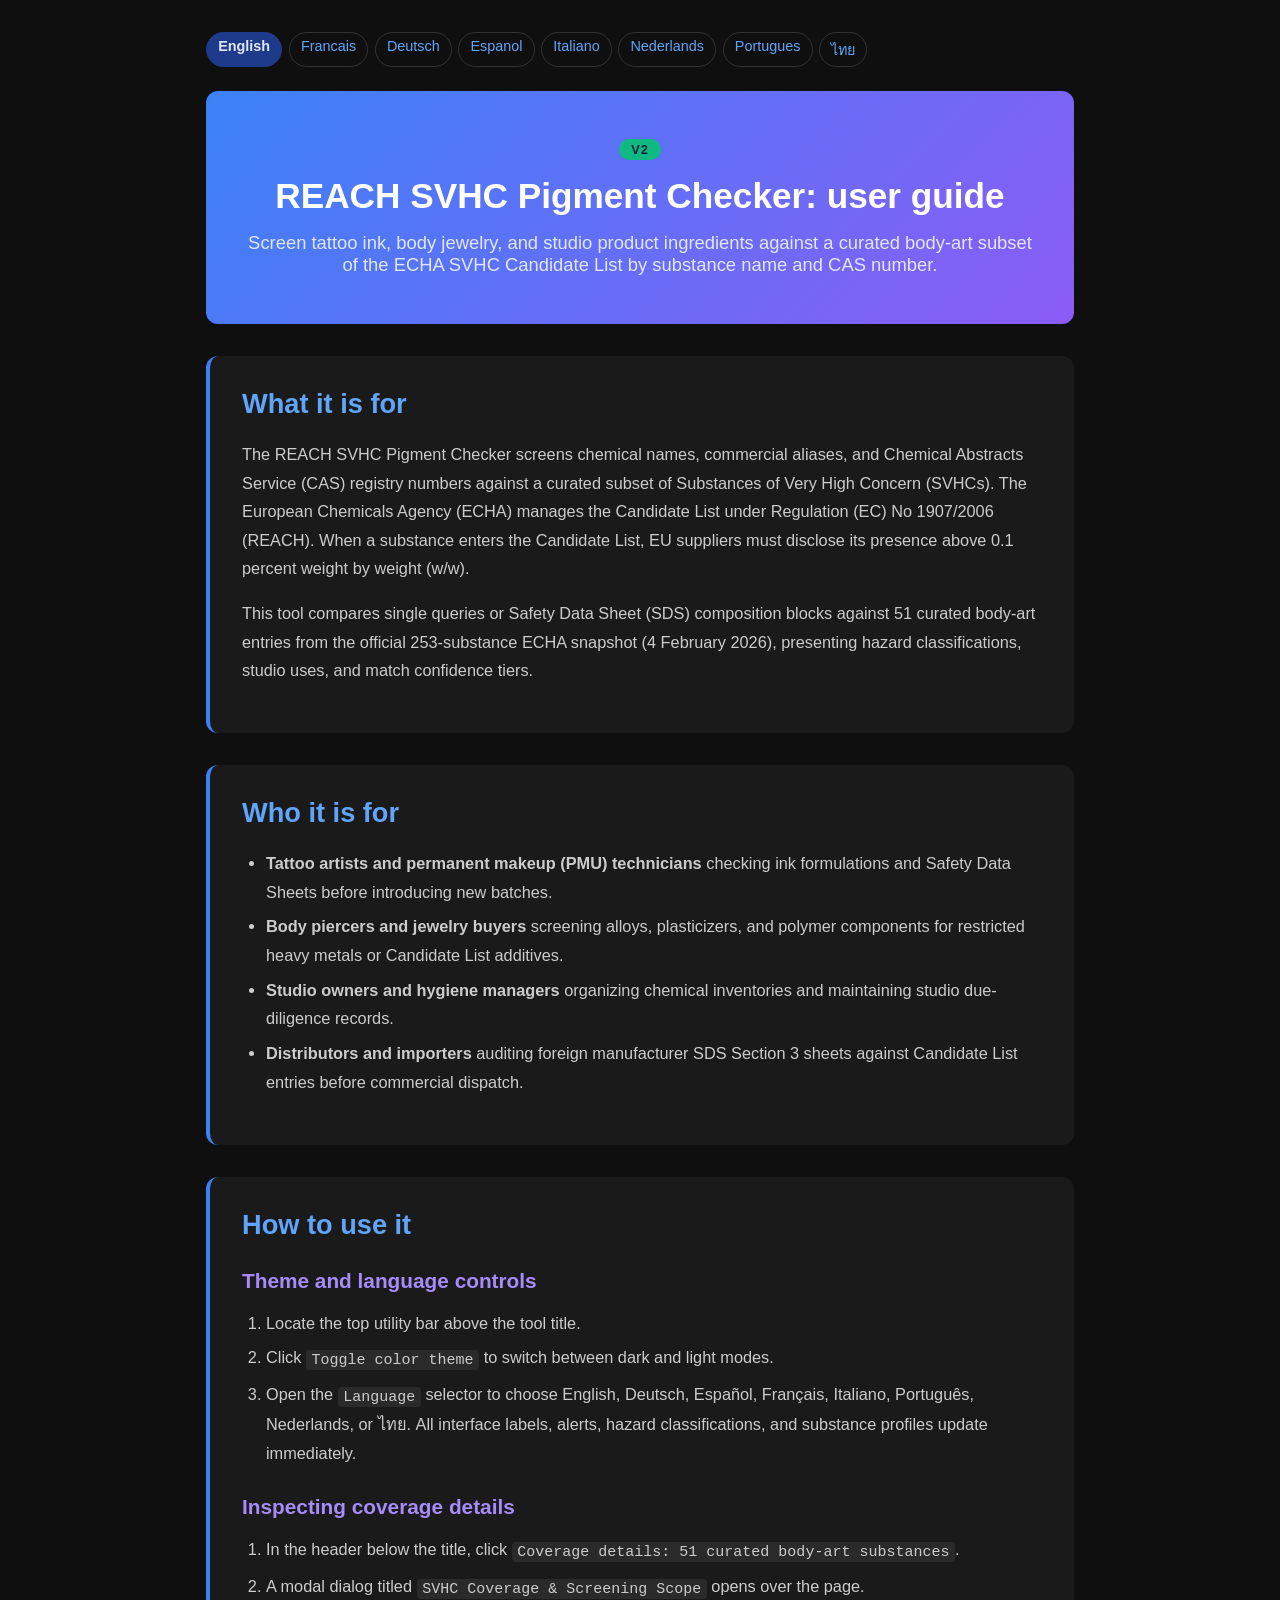
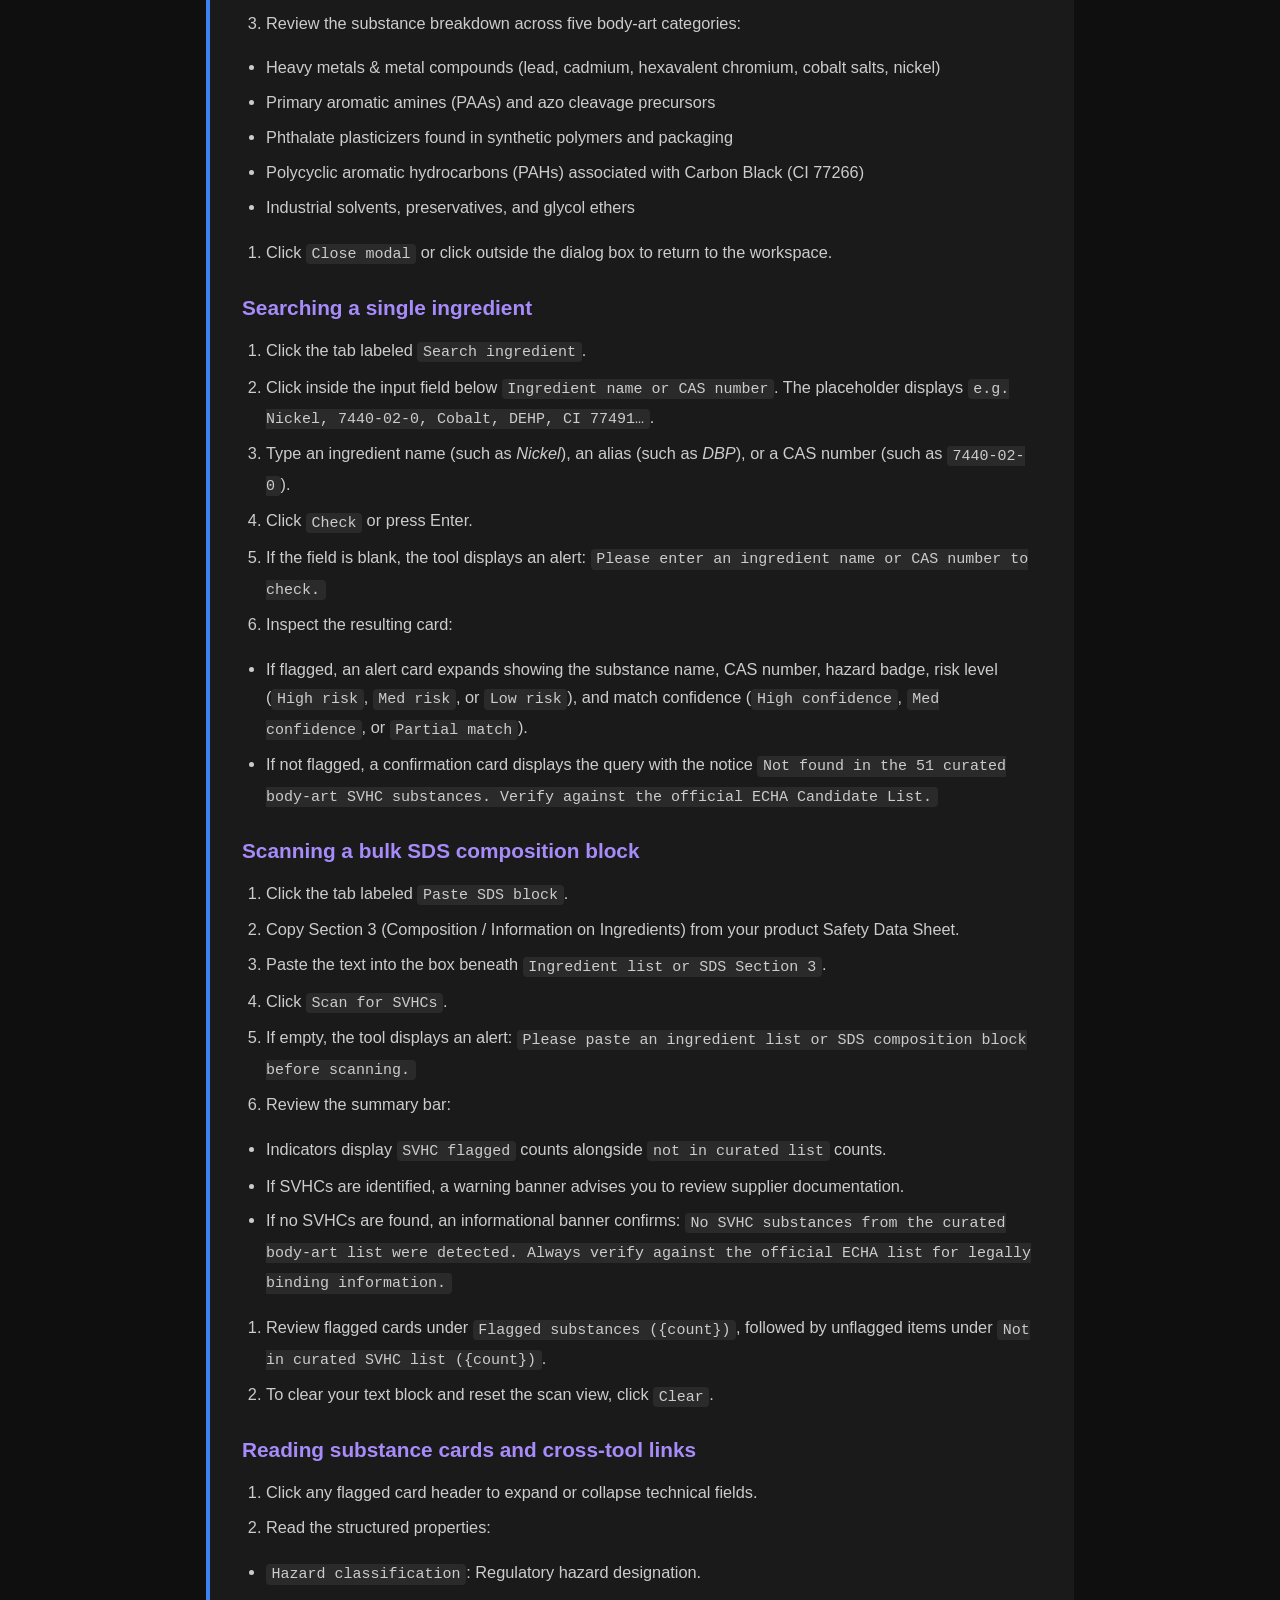
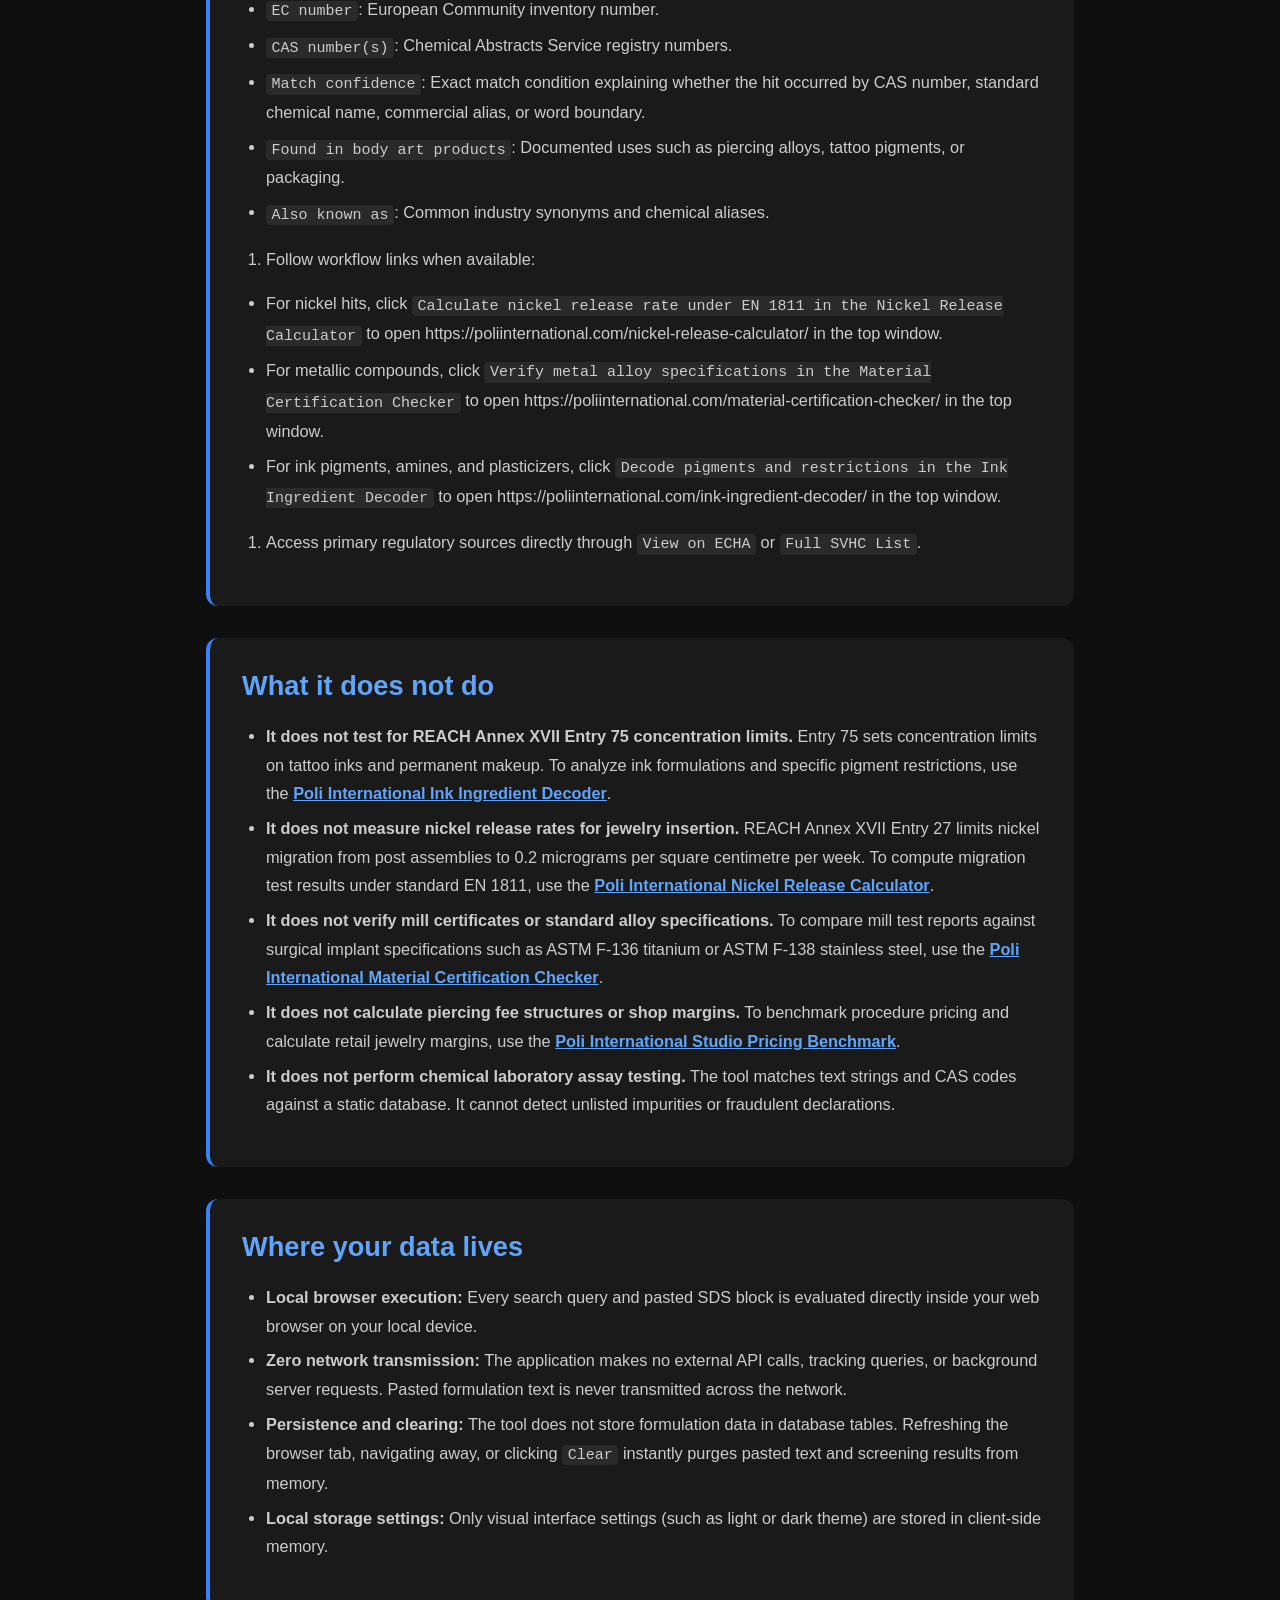
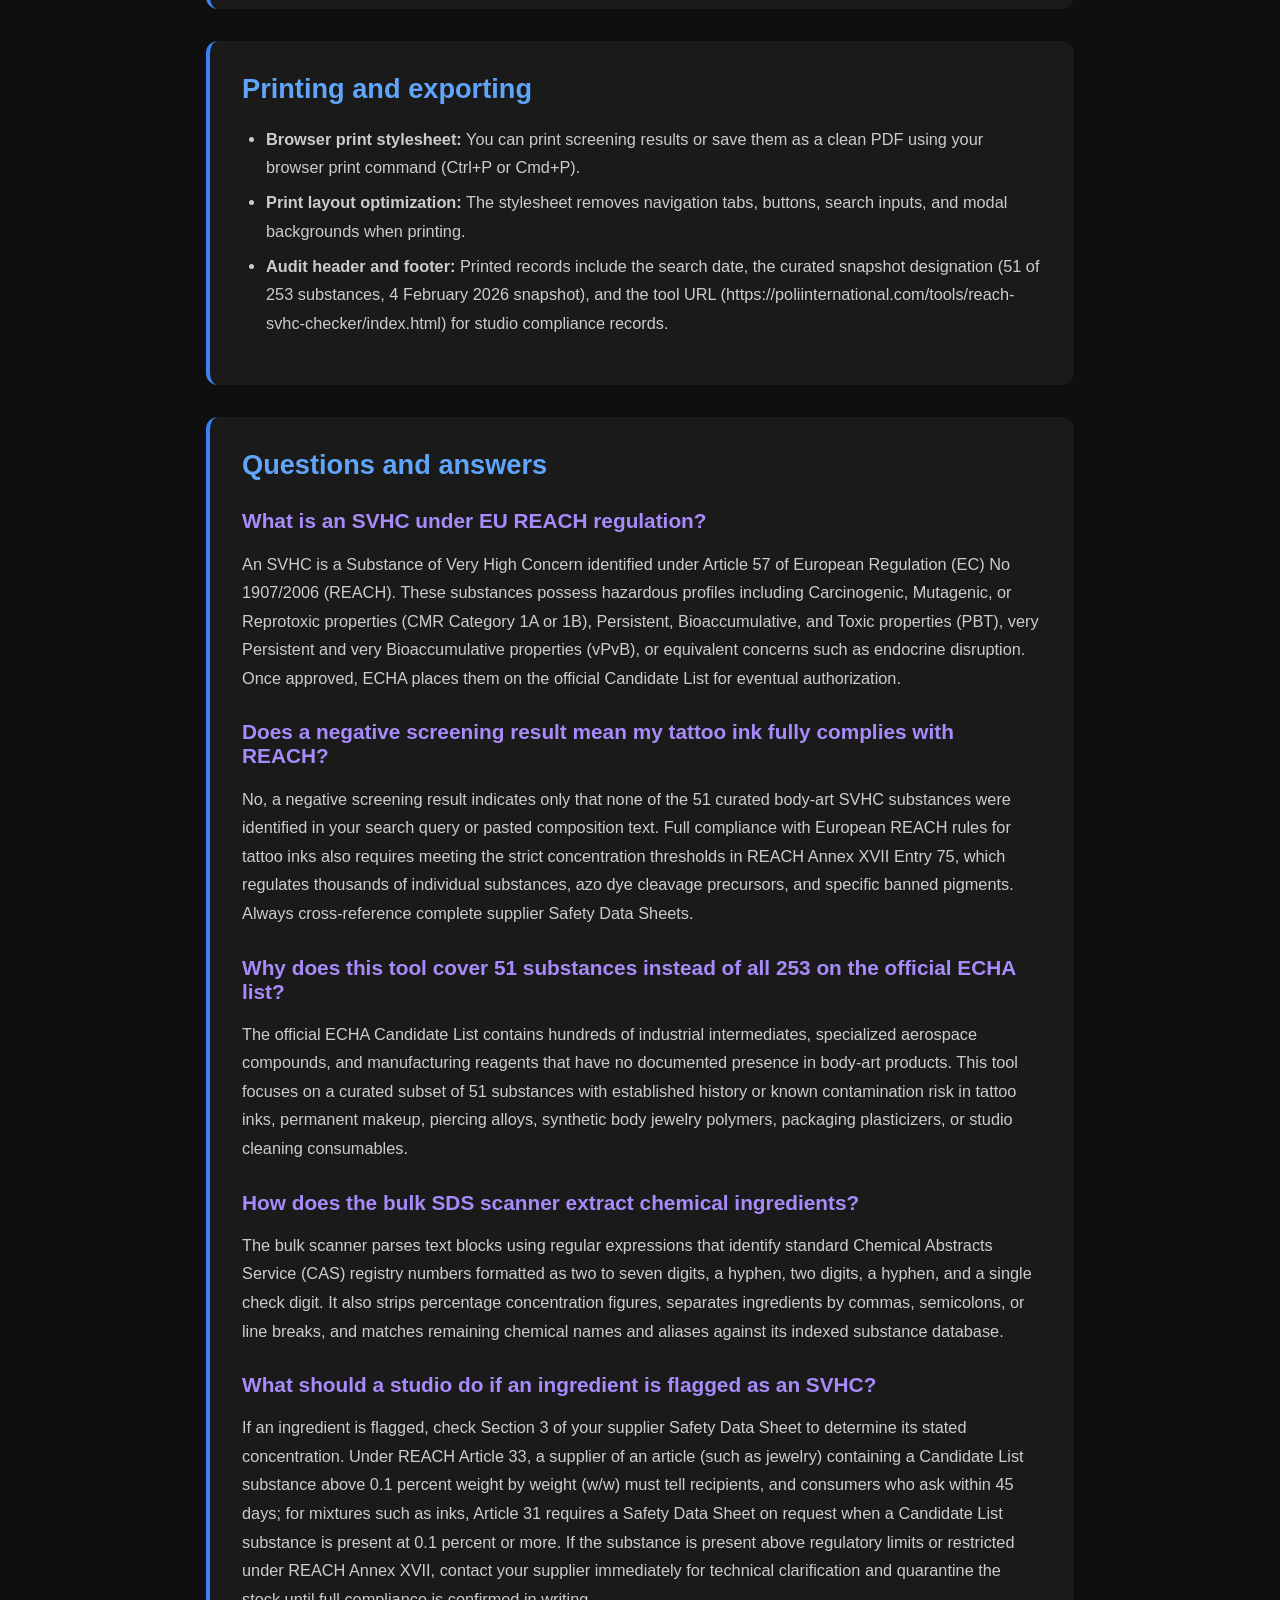
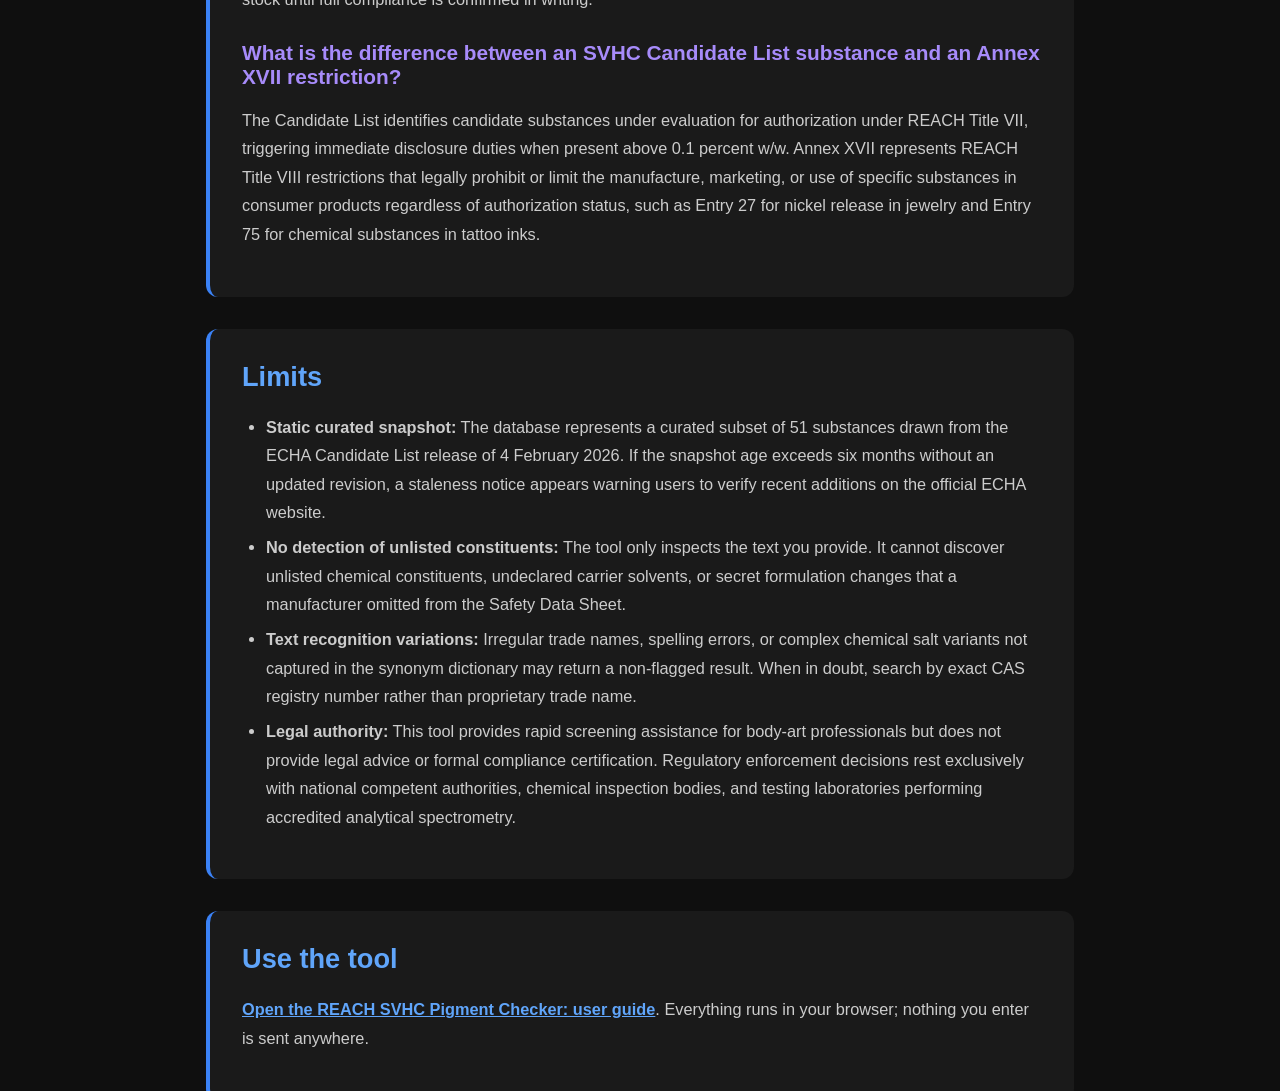
<file: documentation.html>
<!DOCTYPE html>
<html lang="en">
<head><meta name="robots" content="noindex,nofollow">
    <meta charset="UTF-8">
    <meta name="viewport" content="width=device-width, initial-scale=1.0">
    <title>REACH SVHC Pigment Checker: user guide Documentation | Poli International</title>
    <meta name="description" content="Screen tattoo ink, body jewelry, and studio product ingredients against a curated body-art subset of the ECHA SVHC Candidate List by substance name and CAS number.">
    <link rel="canonical" href="https://poliinternational.com/reach-svhc-checker/">
    <style>
        body { background: #0f0f0f; color: #fff; font-family: -apple-system, BlinkMacSystemFont, "Segoe UI", Roboto, sans-serif; margin: 0; padding: 0; }
        body.in-iframe .doc-hero h1 { display: none; }
        * { box-sizing: border-box; }
        .entry-content { max-width: 900px; margin: 0 auto; padding: 2rem 1rem; }
        .doc-hero { background: linear-gradient(135deg, #3B82F6, #8B5CF6); padding: 3rem 2rem; text-align: center; border-radius: 0.75rem; margin-bottom: 2rem; }
        .doc-hero h1 { font-size: 2.2rem; margin: 0 0 1rem; font-weight: 700; }
        .doc-hero p { font-size: 1.15rem; color: #E0E7FF; margin: 0; }
        .doc-hero .v2 { display: inline-block; margin-bottom: 1rem; padding: 0.2rem 0.75rem; border-radius: 999px; background: #10B981; color: #04253a; font-weight: 800; font-size: 0.8rem; letter-spacing: 0.08em; }
        .doc-section { margin: 2rem 0; padding: 2rem; background: #1a1a1a; border-radius: 0.75rem; border-left: 4px solid #3B82F6; }
        .doc-section h2 { color: #60A5FA; font-size: 1.7rem; margin: 0 0 1.25rem; font-weight: 600; }
        .doc-section h3 { color: #A78BFA; font-size: 1.3rem; margin: 1.75rem 0 0.75rem; font-weight: 600; }
        .doc-section p, .doc-section li { color: #ccc; line-height: 1.75; font-size: 1.02rem; }
        .doc-section ul, .doc-section ol { padding-left: 1.5rem; }
        .doc-section li { margin: 0.4rem 0; }
        .doc-section code { background: #2a2a2a; padding: 0.1rem 0.35rem; border-radius: 0.25rem; font-size: 0.92em; }
        .doc-section a { color: #60A5FA; font-weight: 600; }
        .highlight-box { background: linear-gradient(135deg, #1E3A8A, #4C1D95); padding: 1.25rem 1.5rem; border-radius: 0.5rem; margin: 1.5rem 0; border-left: 4px solid #10B981; }
        .highlight-box p { color: #E0E7FF; margin: 0; }
        table { width: 100%; border-collapse: collapse; margin: 1.5rem 0; }
        th, td { padding: 0.75rem; text-align: left; border: 1px solid #333; vertical-align: top; }
        th { background: #2a2a2a; color: #60A5FA; }
        td { color: #ccc; }
        .doc-langs { display: flex; flex-wrap: wrap; gap: 0.4rem; margin: 0 0 1.5rem; font-size: 0.9rem; }
        .doc-langs a, .doc-langs span { padding: 0.3rem 0.7rem; border-radius: 999px; border: 1px solid #333; text-decoration: none; }
        .doc-langs a { color: #60A5FA; }
        .doc-langs span { background: #1E3A8A; color: #E0E7FF; border-color: #1E3A8A; font-weight: 700; }
    </style>
</head>
<body>
<script>if (window.self !== window.top) document.body.classList.add('in-iframe');</script>
    <div class="entry-content">
        <nav class="doc-langs" aria-label="Documentation language"><span lang="en">English</span><a lang="fr" href="documentation-fr.html">Francais</a><a lang="de" href="documentation-de.html">Deutsch</a><a lang="es" href="documentation-es.html">Espanol</a><a lang="it" href="documentation-it.html">Italiano</a><a lang="nl" href="documentation-nl.html">Nederlands</a><a lang="pt" href="documentation-pt.html">Portugues</a><a lang="th" href="documentation-th.html">ไทย</a></nav>
        <div class="doc-hero">
            <span class="v2">V2</span>
            <h1>REACH SVHC Pigment Checker: user guide</h1>
            <p>Screen tattoo ink, body jewelry, and studio product ingredients against a curated body-art subset of the ECHA SVHC Candidate List by substance name and CAS number.</p>
        </div>
        <div class="doc-section">
        <h2>What it is for</h2>
        <p>The REACH SVHC Pigment Checker screens chemical names, commercial aliases, and Chemical Abstracts Service (CAS) registry numbers against a curated subset of Substances of Very High Concern (SVHCs). The European Chemicals Agency (ECHA) manages the Candidate List under Regulation (EC) No 1907/2006 (REACH). When a substance enters the Candidate List, EU suppliers must disclose its presence above 0.1 percent weight by weight (w/w).</p>
        <p>This tool compares single queries or Safety Data Sheet (SDS) composition blocks against 51 curated body-art entries from the official 253-substance ECHA snapshot (4 February 2026), presenting hazard classifications, studio uses, and match confidence tiers.</p>
        </div>
        <div class="doc-section">
        <h2>Who it is for</h2>
        <ul>
        <li><strong>Tattoo artists and permanent makeup (PMU) technicians</strong> checking ink formulations and Safety Data Sheets before introducing new batches.</li>
        <li><strong>Body piercers and jewelry buyers</strong> screening alloys, plasticizers, and polymer components for restricted heavy metals or Candidate List additives.</li>
        <li><strong>Studio owners and hygiene managers</strong> organizing chemical inventories and maintaining studio due-diligence records.</li>
        <li><strong>Distributors and importers</strong> auditing foreign manufacturer SDS Section 3 sheets against Candidate List entries before commercial dispatch.</li>
        </ul>
        </div>
        <div class="doc-section">
        <h2>How to use it</h2>
        <h3>Theme and language controls</h3>
        <ol>
        <li>Locate the top utility bar above the tool title.</li>
        <li>Click <code>Toggle color theme</code> to switch between dark and light modes.</li>
        <li>Open the <code>Language</code> selector to choose English, Deutsch, Español, Français, Italiano, Português, Nederlands, or ไทย. All interface labels, alerts, hazard classifications, and substance profiles update immediately.</li>
        </ol>
        <h3>Inspecting coverage details</h3>
        <ol>
        <li>In the header below the title, click <code>Coverage details: 51 curated body-art substances</code>.</li>
        <li>A modal dialog titled <code>SVHC Coverage &amp; Screening Scope</code> opens over the page.</li>
        <li>Review the substance breakdown across five body-art categories:</li>
        </ol>
        <ul>
        <li>Heavy metals &amp; metal compounds (lead, cadmium, hexavalent chromium, cobalt salts, nickel)</li>
        <li>Primary aromatic amines (PAAs) and azo cleavage precursors</li>
        <li>Phthalate plasticizers found in synthetic polymers and packaging</li>
        <li>Polycyclic aromatic hydrocarbons (PAHs) associated with Carbon Black (CI 77266)</li>
        <li>Industrial solvents, preservatives, and glycol ethers</li>
        </ul>
        <ol>
        <li>Click <code>Close modal</code> or click outside the dialog box to return to the workspace.</li>
        </ol>
        <h3>Searching a single ingredient</h3>
        <ol>
        <li>Click the tab labeled <code>Search ingredient</code>.</li>
        <li>Click inside the input field below <code>Ingredient name or CAS number</code>. The placeholder displays <code>e.g. Nickel, 7440-02-0, Cobalt, DEHP, CI 77491…</code>.</li>
        <li>Type an ingredient name (such as <em>Nickel</em>), an alias (such as <em>DBP</em>), or a CAS number (such as <code>7440-02-0</code>).</li>
        <li>Click <code>Check</code> or press Enter.</li>
        <li>If the field is blank, the tool displays an alert: <code>Please enter an ingredient name or CAS number to check.</code></li>
        <li>Inspect the resulting card:</li>
        </ol>
        <ul>
        <li>If flagged, an alert card expands showing the substance name, CAS number, hazard badge, risk level (<code>High risk</code>, <code>Med risk</code>, or <code>Low risk</code>), and match confidence (<code>High confidence</code>, <code>Med confidence</code>, or <code>Partial match</code>).</li>
        <li>If not flagged, a confirmation card displays the query with the notice <code>Not found in the 51 curated body-art SVHC substances. Verify against the official ECHA Candidate List.</code></li>
        </ul>
        <h3>Scanning a bulk SDS composition block</h3>
        <ol>
        <li>Click the tab labeled <code>Paste SDS block</code>.</li>
        <li>Copy Section 3 (Composition / Information on Ingredients) from your product Safety Data Sheet.</li>
        <li>Paste the text into the box beneath <code>Ingredient list or SDS Section 3</code>.</li>
        <li>Click <code>Scan for SVHCs</code>.</li>
        <li>If empty, the tool displays an alert: <code>Please paste an ingredient list or SDS composition block before scanning.</code></li>
        <li>Review the summary bar:</li>
        </ol>
        <ul>
        <li>Indicators display <code>SVHC flagged</code> counts alongside <code>not in curated list</code> counts.</li>
        <li>If SVHCs are identified, a warning banner advises you to review supplier documentation.</li>
        <li>If no SVHCs are found, an informational banner confirms: <code>No SVHC substances from the curated body-art list were detected. Always verify against the official ECHA list for legally binding information.</code></li>
        </ul>
        <ol>
        <li>Review flagged cards under <code>Flagged substances ({count})</code>, followed by unflagged items under <code>Not in curated SVHC list ({count})</code>.</li>
        <li>To clear your text block and reset the scan view, click <code>Clear</code>.</li>
        </ol>
        <h3>Reading substance cards and cross-tool links</h3>
        <ol>
        <li>Click any flagged card header to expand or collapse technical fields.</li>
        <li>Read the structured properties:</li>
        </ol>
        <ul>
        <li><code>Hazard classification</code>: Regulatory hazard designation.</li>
        <li><code>EC number</code>: European Community inventory number.</li>
        <li><code>CAS number(s)</code>: Chemical Abstracts Service registry numbers.</li>
        <li><code>Match confidence</code>: Exact match condition explaining whether the hit occurred by CAS number, standard chemical name, commercial alias, or word boundary.</li>
        <li><code>Found in body art products</code>: Documented uses such as piercing alloys, tattoo pigments, or packaging.</li>
        <li><code>Also known as</code>: Common industry synonyms and chemical aliases.</li>
        </ul>
        <ol>
        <li>Follow workflow links when available:</li>
        </ol>
        <ul>
        <li>For nickel hits, click <code>Calculate nickel release rate under EN 1811 in the Nickel Release Calculator</code> to open https://poliinternational.com/nickel-release-calculator/ in the top window.</li>
        <li>For metallic compounds, click <code>Verify metal alloy specifications in the Material Certification Checker</code> to open https://poliinternational.com/material-certification-checker/ in the top window.</li>
        <li>For ink pigments, amines, and plasticizers, click <code>Decode pigments and restrictions in the Ink Ingredient Decoder</code> to open https://poliinternational.com/ink-ingredient-decoder/ in the top window.</li>
        </ul>
        <ol>
        <li>Access primary regulatory sources directly through <code>View on ECHA</code> or <code>Full SVHC List</code>.</li>
        </ol>
        </div>
        <div class="doc-section">
        <h2>What it does not do</h2>
        <ul>
        <li><strong>It does not test for REACH Annex XVII Entry 75 concentration limits.</strong> Entry 75 sets concentration limits on tattoo inks and permanent makeup. To analyze ink formulations and specific pigment restrictions, use the <a href="https://poliinternational.com/ink-ingredient-decoder/" target="_top">Poli International Ink Ingredient Decoder</a>.</li>
        <li><strong>It does not measure nickel release rates for jewelry insertion.</strong> REACH Annex XVII Entry 27 limits nickel migration from post assemblies to 0.2 micrograms per square centimetre per week. To compute migration test results under standard EN 1811, use the <a href="https://poliinternational.com/nickel-release-calculator/" target="_top">Poli International Nickel Release Calculator</a>.</li>
        <li><strong>It does not verify mill certificates or standard alloy specifications.</strong> To compare mill test reports against surgical implant specifications such as ASTM F-136 titanium or ASTM F-138 stainless steel, use the <a href="https://poliinternational.com/material-certification-checker/" target="_top">Poli International Material Certification Checker</a>.</li>
        <li><strong>It does not calculate piercing fee structures or shop margins.</strong> To benchmark procedure pricing and calculate retail jewelry margins, use the <a href="https://poliinternational.com/studio-pricing-benchmark/" target="_top">Poli International Studio Pricing Benchmark</a>.</li>
        <li><strong>It does not perform chemical laboratory assay testing.</strong> The tool matches text strings and CAS codes against a static database. It cannot detect unlisted impurities or fraudulent declarations.</li>
        </ul>
        </div>
        <div class="doc-section">
        <h2>Where your data lives</h2>
        <ul>
        <li><strong>Local browser execution:</strong> Every search query and pasted SDS block is evaluated directly inside your web browser on your local device.</li>
        <li><strong>Zero network transmission:</strong> The application makes no external API calls, tracking queries, or background server requests. Pasted formulation text is never transmitted across the network.</li>
        <li><strong>Persistence and clearing:</strong> The tool does not store formulation data in database tables. Refreshing the browser tab, navigating away, or clicking <code>Clear</code> instantly purges pasted text and screening results from memory.</li>
        <li><strong>Local storage settings:</strong> Only visual interface settings (such as light or dark theme) are stored in client-side memory.</li>
        </ul>
        </div>
        <div class="doc-section">
        <h2>Printing and exporting</h2>
        <ul>
        <li><strong>Browser print stylesheet:</strong> You can print screening results or save them as a clean PDF using your browser print command (Ctrl+P or Cmd+P).</li>
        <li><strong>Print layout optimization:</strong> The stylesheet removes navigation tabs, buttons, search inputs, and modal backgrounds when printing.</li>
        <li><strong>Audit header and footer:</strong> Printed records include the search date, the curated snapshot designation (51 of 253 substances, 4 February 2026 snapshot), and the tool URL (https://poliinternational.com/tools/reach-svhc-checker/index.html) for studio compliance records.</li>
        </ul>
        </div>
        <div class="doc-section">
        <h2>Questions and answers</h2>
        <h3>What is an SVHC under EU REACH regulation?</h3>
        <p>An SVHC is a Substance of Very High Concern identified under Article 57 of European Regulation (EC) No 1907/2006 (REACH). These substances possess hazardous profiles including Carcinogenic, Mutagenic, or Reprotoxic properties (CMR Category 1A or 1B), Persistent, Bioaccumulative, and Toxic properties (PBT), very Persistent and very Bioaccumulative properties (vPvB), or equivalent concerns such as endocrine disruption. Once approved, ECHA places them on the official Candidate List for eventual authorization.</p>
        <h3>Does a negative screening result mean my tattoo ink fully complies with REACH?</h3>
        <p>No, a negative screening result indicates only that none of the 51 curated body-art SVHC substances were identified in your search query or pasted composition text. Full compliance with European REACH rules for tattoo inks also requires meeting the strict concentration thresholds in REACH Annex XVII Entry 75, which regulates thousands of individual substances, azo dye cleavage precursors, and specific banned pigments. Always cross-reference complete supplier Safety Data Sheets.</p>
        <h3>Why does this tool cover 51 substances instead of all 253 on the official ECHA list?</h3>
        <p>The official ECHA Candidate List contains hundreds of industrial intermediates, specialized aerospace compounds, and manufacturing reagents that have no documented presence in body-art products. This tool focuses on a curated subset of 51 substances with established history or known contamination risk in tattoo inks, permanent makeup, piercing alloys, synthetic body jewelry polymers, packaging plasticizers, or studio cleaning consumables.</p>
        <h3>How does the bulk SDS scanner extract chemical ingredients?</h3>
        <p>The bulk scanner parses text blocks using regular expressions that identify standard Chemical Abstracts Service (CAS) registry numbers formatted as two to seven digits, a hyphen, two digits, a hyphen, and a single check digit. It also strips percentage concentration figures, separates ingredients by commas, semicolons, or line breaks, and matches remaining chemical names and aliases against its indexed substance database.</p>
        <h3>What should a studio do if an ingredient is flagged as an SVHC?</h3>
        <p>If an ingredient is flagged, check Section 3 of your supplier Safety Data Sheet to determine its stated concentration. Under REACH Article 33, a supplier of an article (such as jewelry) containing a Candidate List substance above 0.1 percent weight by weight (w/w) must tell recipients, and consumers who ask within 45 days; for mixtures such as inks, Article 31 requires a Safety Data Sheet on request when a Candidate List substance is present at 0.1 percent or more. If the substance is present above regulatory limits or restricted under REACH Annex XVII, contact your supplier immediately for technical clarification and quarantine the stock until full compliance is confirmed in writing.</p>
        <h3>What is the difference between an SVHC Candidate List substance and an Annex XVII restriction?</h3>
        <p>The Candidate List identifies candidate substances under evaluation for authorization under REACH Title VII, triggering immediate disclosure duties when present above 0.1 percent w/w. Annex XVII represents REACH Title VIII restrictions that legally prohibit or limit the manufacture, marketing, or use of specific substances in consumer products regardless of authorization status, such as Entry 27 for nickel release in jewelry and Entry 75 for chemical substances in tattoo inks.</p>
        </div>
        <div class="doc-section">
        <h2>Limits</h2>
        <ul>
        <li><strong>Static curated snapshot:</strong> The database represents a curated subset of 51 substances drawn from the ECHA Candidate List release of 4 February 2026. If the snapshot age exceeds six months without an updated revision, a staleness notice appears warning users to verify recent additions on the official ECHA website.</li>
        <li><strong>No detection of unlisted constituents:</strong> The tool only inspects the text you provide. It cannot discover unlisted chemical constituents, undeclared carrier solvents, or secret formulation changes that a manufacturer omitted from the Safety Data Sheet.</li>
        <li><strong>Text recognition variations:</strong> Irregular trade names, spelling errors, or complex chemical salt variants not captured in the synonym dictionary may return a non-flagged result. When in doubt, search by exact CAS registry number rather than proprietary trade name.</li>
        <li><strong>Legal authority:</strong> This tool provides rapid screening assistance for body-art professionals but does not provide legal advice or formal compliance certification. Regulatory enforcement decisions rest exclusively with national competent authorities, chemical inspection bodies, and testing laboratories performing accredited analytical spectrometry.</li>
        </ul>
        </div>
        <div class="doc-section">
            <h2>Use the tool</h2>
            <p><a href="https://poliinternational.com/reach-svhc-checker/" target="_top">Open the REACH SVHC Pigment Checker: user guide</a>. Everything runs in your browser; nothing you enter is sent anywhere.</p>
        </div>
    </div>
</body>
</html>
</file>
